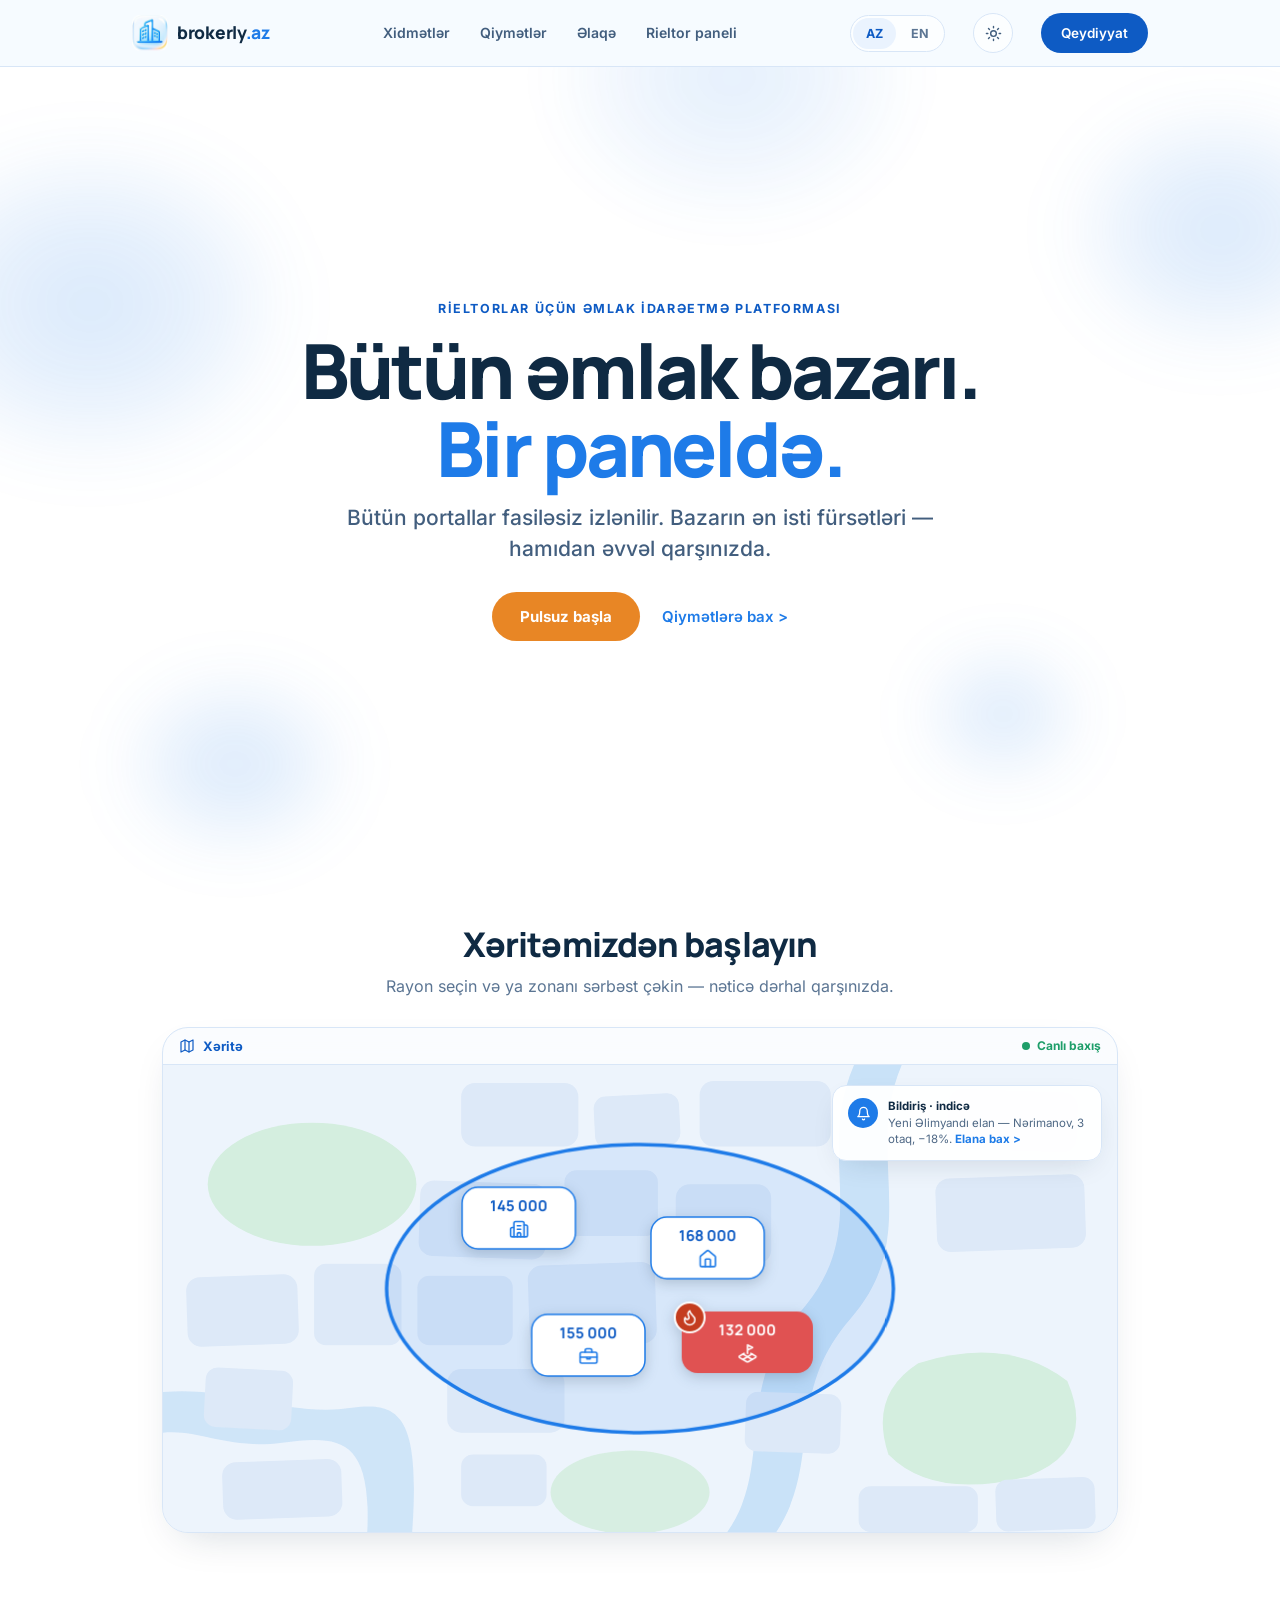
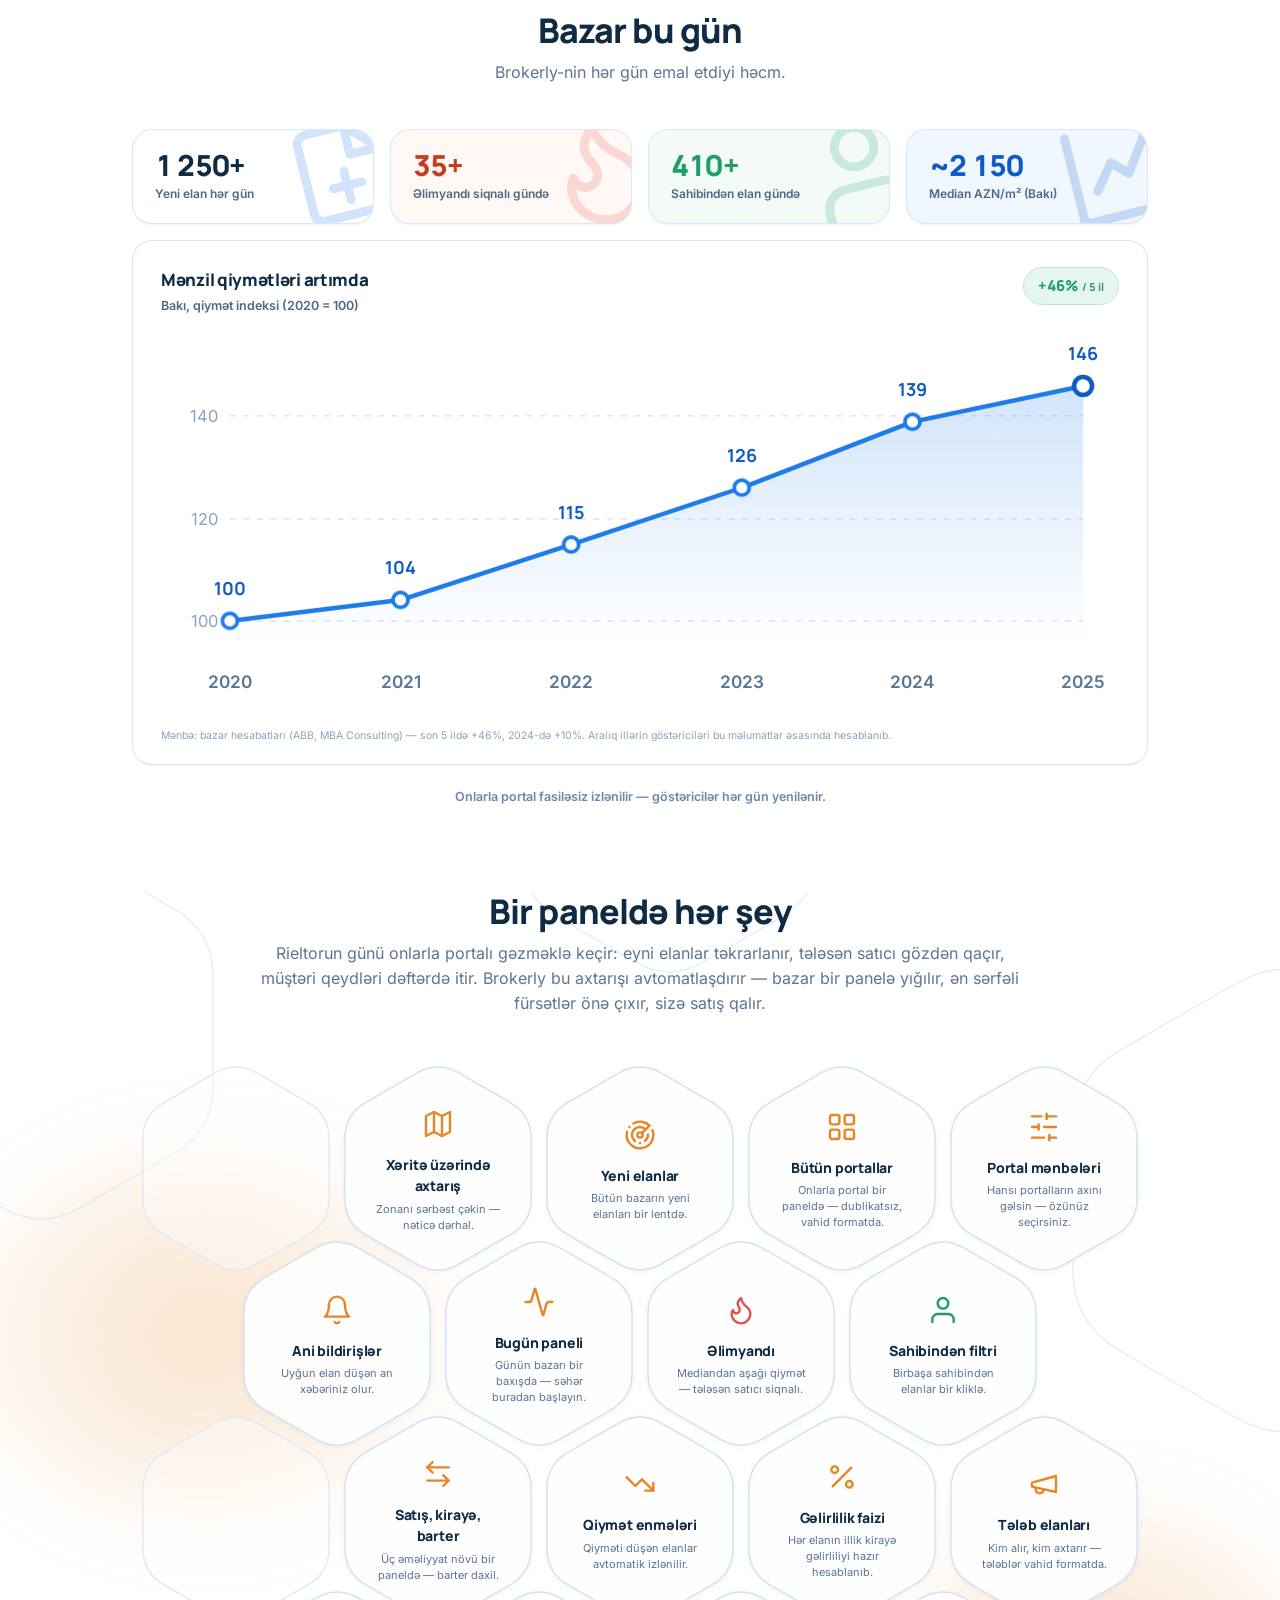
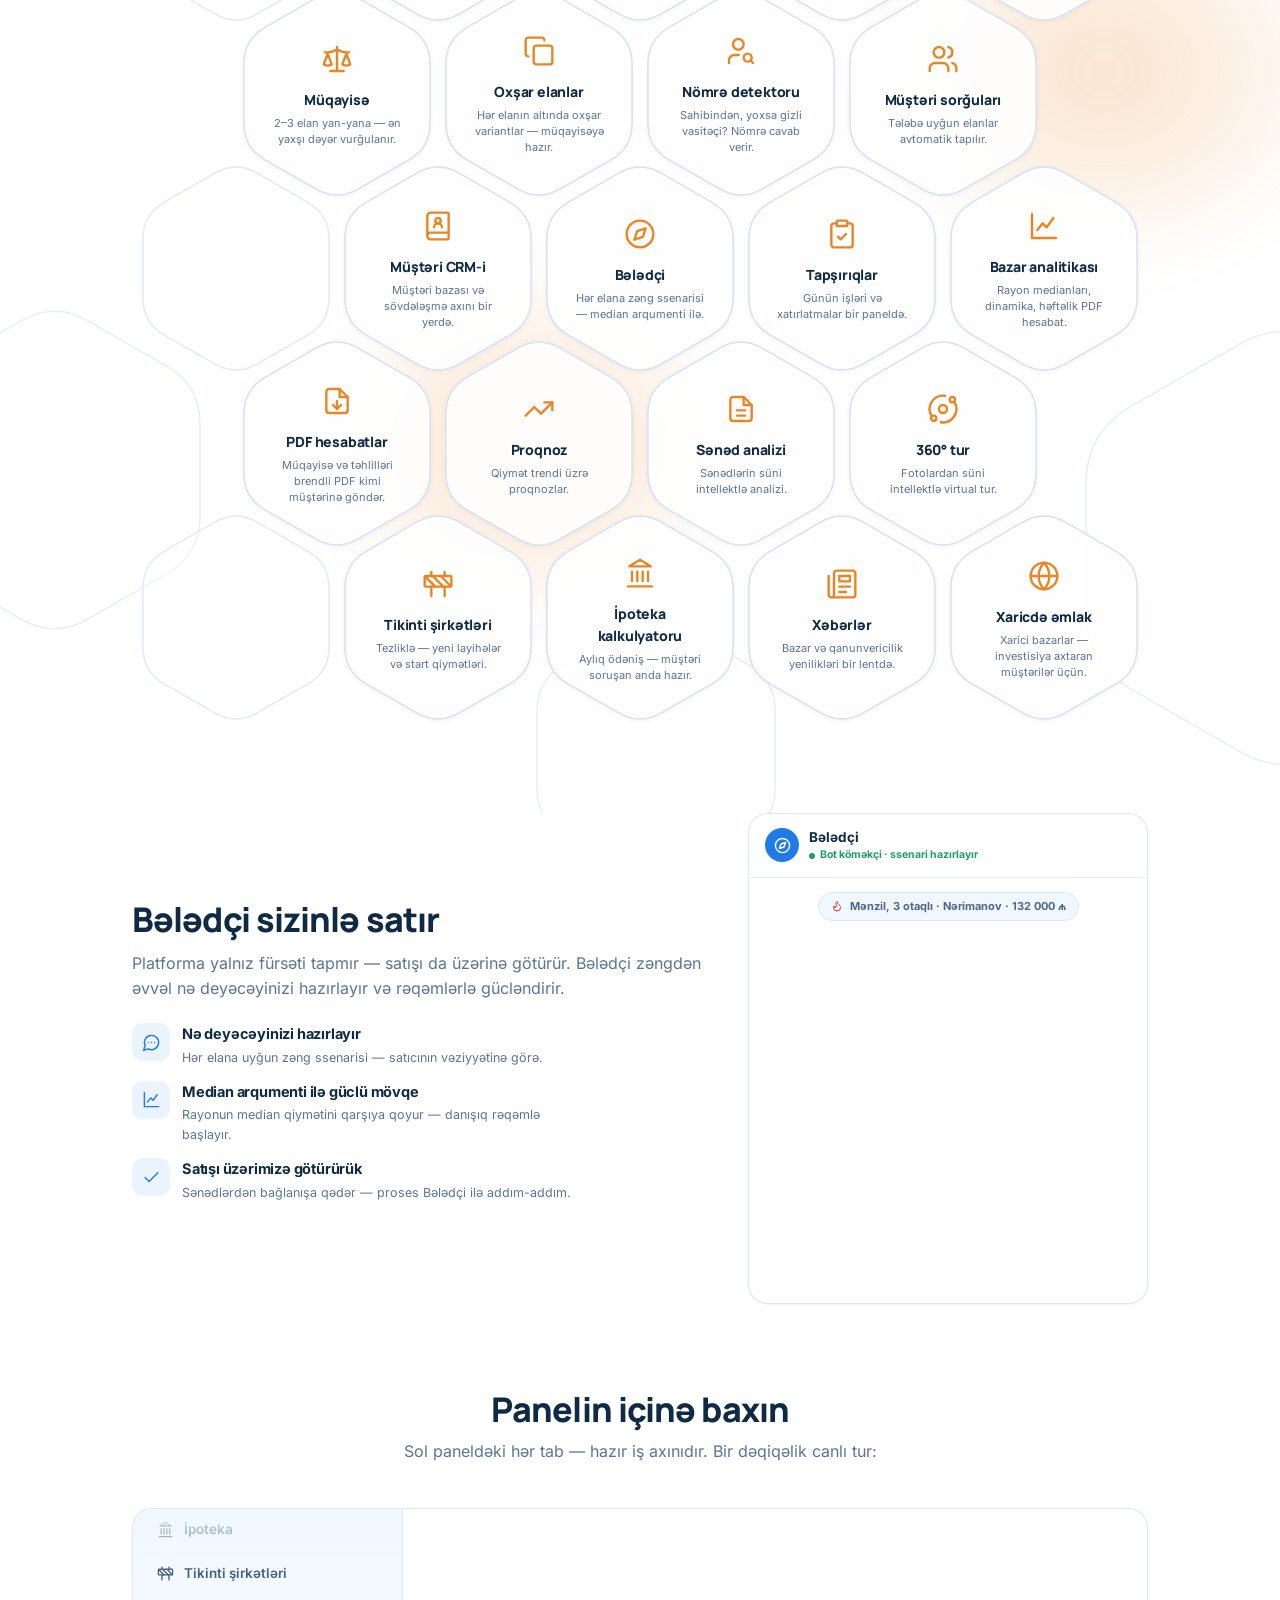
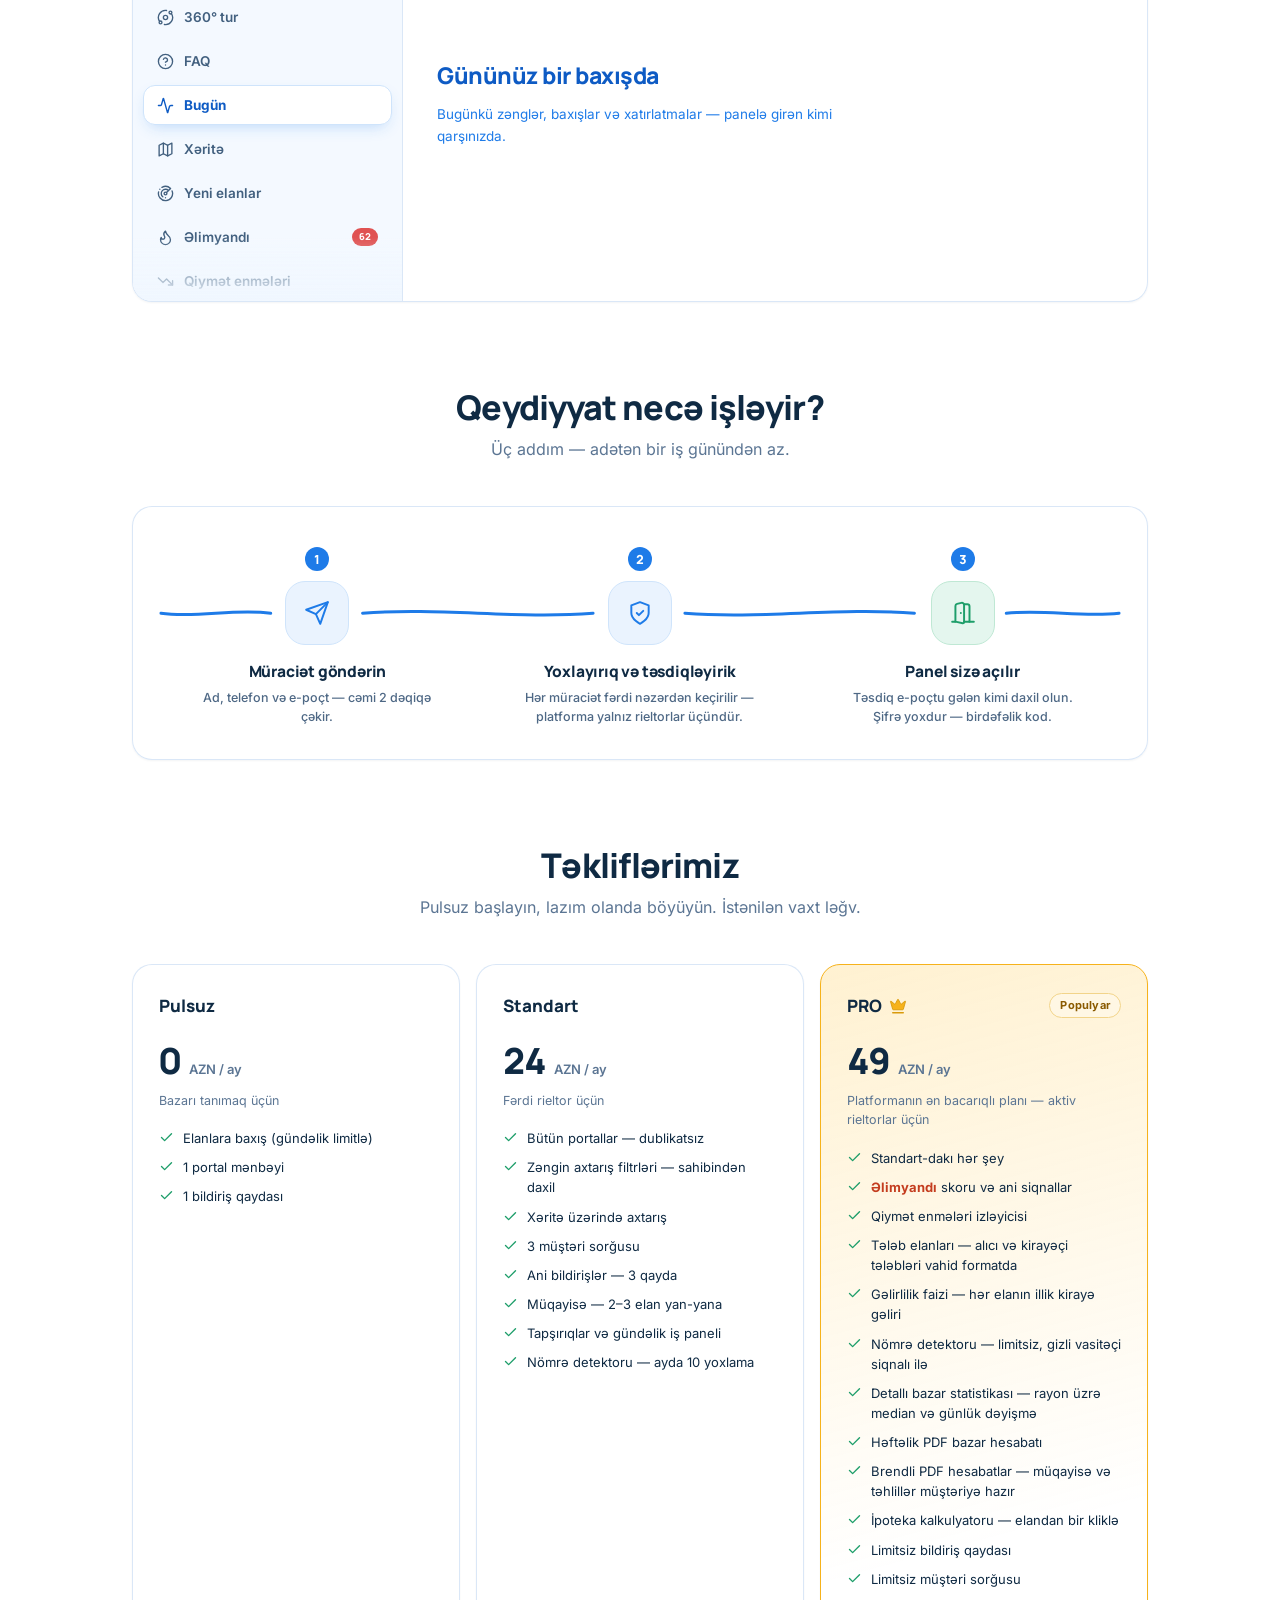
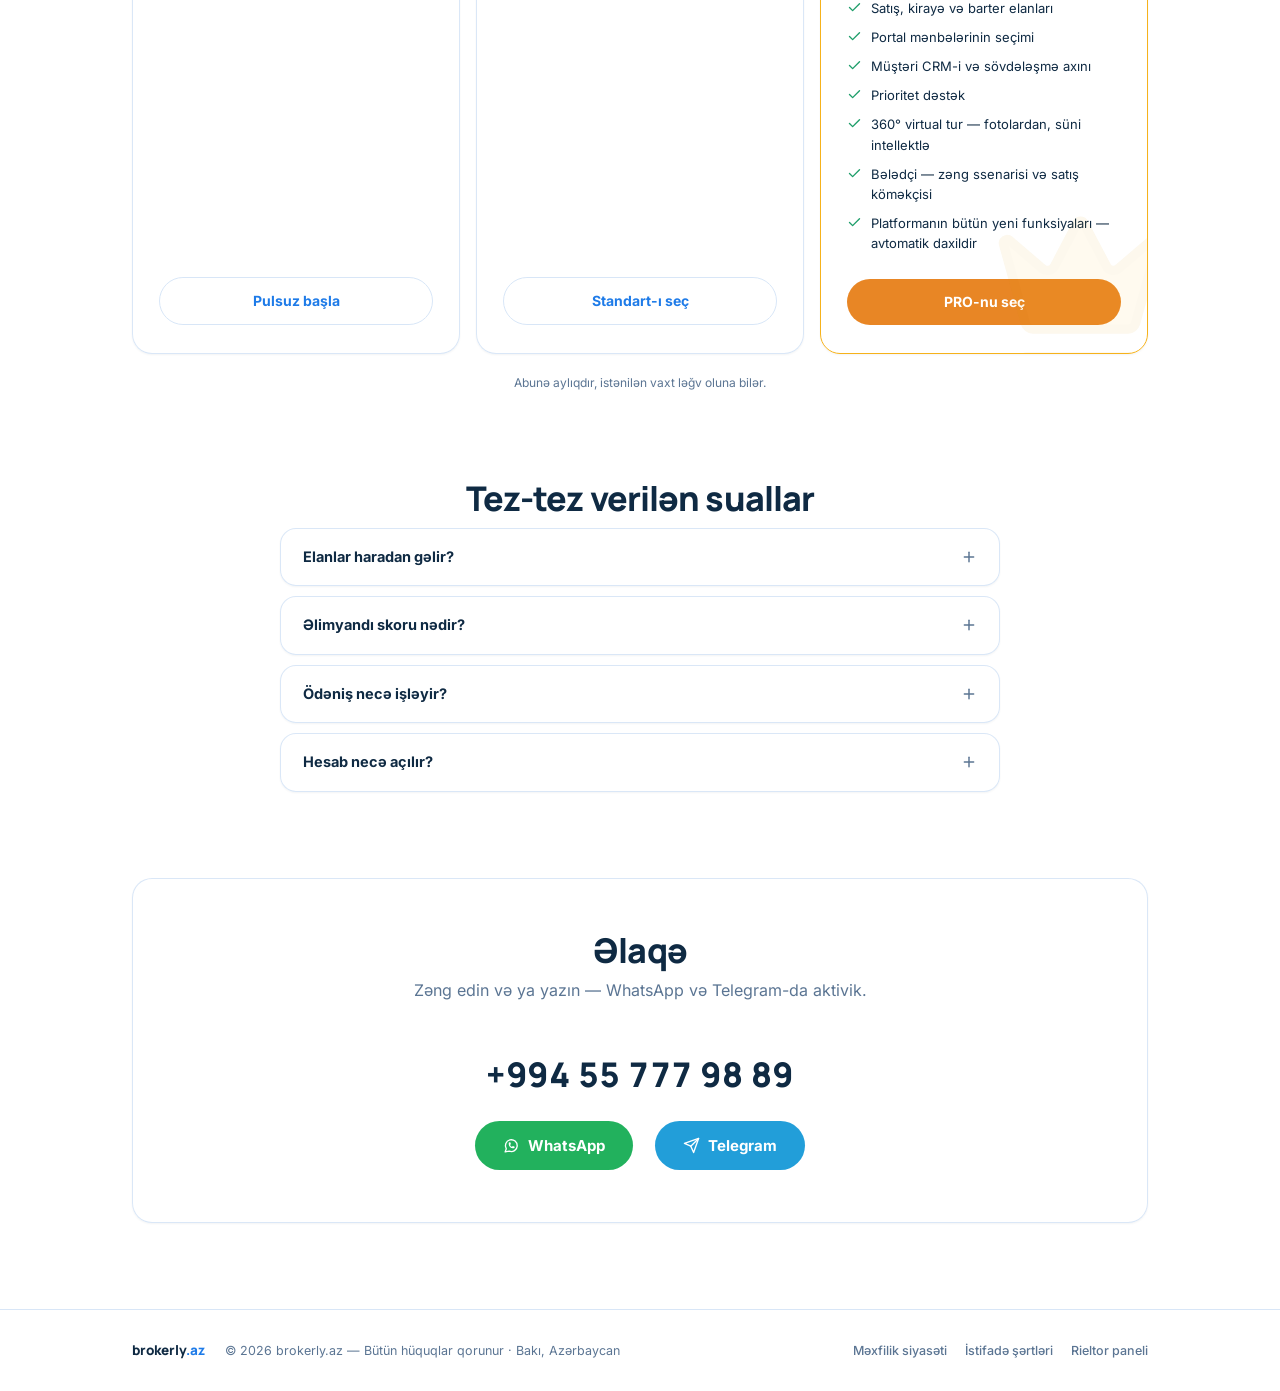
<file: index.html>
<!DOCTYPE html>
<html lang="az" data-title-az="brokerly.az — Bütün əmlak bazarı. Bir paneldə." data-title-en="brokerly.az — The entire property market. In one panel.">
<head>
<meta charset="UTF-8">
<meta name="viewport" content="width=device-width, initial-scale=1">
<title>brokerly.az — Bütün əmlak bazarı. Bir paneldə.</title>
<meta name="description" content="Brokerly — rieltorlar üçün əmlak idarəetmə platforması. Onlarla portal bir paneldə, Əlimyandı skoru, ani bildirişlər.">
<meta property="og:title" content="brokerly.az — Bütün əmlak bazarı. Bir paneldə.">
<meta property="og:description" content="Brokerly — rieltorlar üçün əmlak idarəetmə platforması. Onlarla portal bir paneldə, Əlimyandı skoru, ani bildirişlər.">
<meta property="og:image" content="https://brokerly.az/logo.png">
<meta property="og:url" content="https://brokerly.az/">
<meta property="og:locale" content="az_AZ">
<meta name="twitter:card" content="summary">
<link rel="canonical" href="https://brokerly.az/">
<link rel="alternate" hreflang="az" href="https://brokerly.az/">
<link rel="alternate" hreflang="x-default" href="https://brokerly.az/">
<meta property="og:type" content="website">
<link rel="icon" type="image/png" href="favicon.png">
<link rel="apple-touch-icon" href="apple-touch-icon.png">

<script>
document.documentElement.classList.add("js");
try{
  var th=localStorage.getItem("brokerly-theme");
  if(th==="dark"||(!th&&window.matchMedia&&matchMedia("(prefers-color-scheme: dark)").matches))
    document.documentElement.classList.add("dark");
}catch(e){}
</script>
<script type="application/ld+json">
{"@context":"https://schema.org","@graph":[
 {"@type":"Organization","name":"Brokerly","url":"https://brokerly.az","logo":"https://brokerly.az/logo.png","email":"info@brokerly.az","address":{"@type":"PostalAddress","addressLocality":"Baku","addressCountry":"AZ"}},
 {"@type":"Product","name":"Brokerly — rieltor paneli","description":"Rieltorlar üçün əmlak idarəetmə platforması: elan aqreqasiyası, Əlimyandı skoru, ani bildirişlər.","brand":{"@type":"Brand","name":"Brokerly"},
  "offers":[
   {"@type":"Offer","name":"Pulsuz","price":"0","priceCurrency":"AZN"},
   {"@type":"Offer","name":"Standart","price":"24","priceCurrency":"AZN"},
   {"@type":"Offer","name":"PRO","price":"49","priceCurrency":"AZN"}]}]}
</script>
<style>
@font-face{font-family:'Inter';font-style:normal;font-weight:400;font-display:swap;src:url(fonts/inter-latin-ext-400-normal.woff2) format('woff2');unicode-range:U+0100-02BA,U+02BD-02C5,U+02C7-02CC,U+02CE-02D7,U+02DD-02FF,U+0304,U+0308,U+0329,U+1D00-1DBF,U+1E00-1E9F,U+1EF2-1EFF,U+2020,U+20A0-20AB,U+20AD-20C0,U+2113,U+2C60-2C7F,U+A720-A7FF}
@font-face{font-family:'Inter';font-style:normal;font-weight:400;font-display:swap;src:url(fonts/inter-latin-400-normal.woff2) format('woff2');unicode-range:U+0000-00FF,U+0131,U+0152-0153,U+02BB-02BC,U+02C6,U+02DA,U+02DC,U+0304,U+0308,U+0329,U+2000-206F,U+20AC,U+2122,U+2191,U+2193,U+2212,U+2215,U+FEFF,U+FFFD}
@font-face{font-family:'Inter';font-style:normal;font-weight:500;font-display:swap;src:url(fonts/inter-latin-ext-500-normal.woff2) format('woff2');unicode-range:U+0100-02BA,U+02BD-02C5,U+02C7-02CC,U+02CE-02D7,U+02DD-02FF,U+0304,U+0308,U+0329,U+1D00-1DBF,U+1E00-1E9F,U+1EF2-1EFF,U+2020,U+20A0-20AB,U+20AD-20C0,U+2113,U+2C60-2C7F,U+A720-A7FF}
@font-face{font-family:'Inter';font-style:normal;font-weight:500;font-display:swap;src:url(fonts/inter-latin-500-normal.woff2) format('woff2');unicode-range:U+0000-00FF,U+0131,U+0152-0153,U+02BB-02BC,U+02C6,U+02DA,U+02DC,U+0304,U+0308,U+0329,U+2000-206F,U+20AC,U+2122,U+2191,U+2193,U+2212,U+2215,U+FEFF,U+FFFD}
@font-face{font-family:'Inter';font-style:normal;font-weight:600;font-display:swap;src:url(fonts/inter-latin-ext-600-normal.woff2) format('woff2');unicode-range:U+0100-02BA,U+02BD-02C5,U+02C7-02CC,U+02CE-02D7,U+02DD-02FF,U+0304,U+0308,U+0329,U+1D00-1DBF,U+1E00-1E9F,U+1EF2-1EFF,U+2020,U+20A0-20AB,U+20AD-20C0,U+2113,U+2C60-2C7F,U+A720-A7FF}
@font-face{font-family:'Inter';font-style:normal;font-weight:600;font-display:swap;src:url(fonts/inter-latin-600-normal.woff2) format('woff2');unicode-range:U+0000-00FF,U+0131,U+0152-0153,U+02BB-02BC,U+02C6,U+02DA,U+02DC,U+0304,U+0308,U+0329,U+2000-206F,U+20AC,U+2122,U+2191,U+2193,U+2212,U+2215,U+FEFF,U+FFFD}
@font-face{font-family:'Inter';font-style:normal;font-weight:700;font-display:swap;src:url(fonts/inter-latin-ext-700-normal.woff2) format('woff2');unicode-range:U+0100-02BA,U+02BD-02C5,U+02C7-02CC,U+02CE-02D7,U+02DD-02FF,U+0304,U+0308,U+0329,U+1D00-1DBF,U+1E00-1E9F,U+1EF2-1EFF,U+2020,U+20A0-20AB,U+20AD-20C0,U+2113,U+2C60-2C7F,U+A720-A7FF}
@font-face{font-family:'Inter';font-style:normal;font-weight:700;font-display:swap;src:url(fonts/inter-latin-700-normal.woff2) format('woff2');unicode-range:U+0000-00FF,U+0131,U+0152-0153,U+02BB-02BC,U+02C6,U+02DA,U+02DC,U+0304,U+0308,U+0329,U+2000-206F,U+20AC,U+2122,U+2191,U+2193,U+2212,U+2215,U+FEFF,U+FFFD}
@font-face{font-family:'Manrope';font-style:normal;font-weight:700;font-display:swap;src:url(fonts/manrope-latin-ext-700-normal.woff2) format('woff2');unicode-range:U+0100-02BA,U+02BD-02C5,U+02C7-02CC,U+02CE-02D7,U+02DD-02FF,U+0304,U+0308,U+0329,U+1D00-1DBF,U+1E00-1E9F,U+1EF2-1EFF,U+2020,U+20A0-20AB,U+20AD-20C0,U+2113,U+2C60-2C7F,U+A720-A7FF}
@font-face{font-family:'Manrope';font-style:normal;font-weight:700;font-display:swap;src:url(fonts/manrope-latin-700-normal.woff2) format('woff2');unicode-range:U+0000-00FF,U+0131,U+0152-0153,U+02BB-02BC,U+02C6,U+02DA,U+02DC,U+0304,U+0308,U+0329,U+2000-206F,U+20AC,U+2122,U+2191,U+2193,U+2212,U+2215,U+FEFF,U+FFFD}
@font-face{font-family:'Manrope';font-style:normal;font-weight:800;font-display:swap;src:url(fonts/manrope-latin-ext-800-normal.woff2) format('woff2');unicode-range:U+0100-02BA,U+02BD-02C5,U+02C7-02CC,U+02CE-02D7,U+02DD-02FF,U+0304,U+0308,U+0329,U+1D00-1DBF,U+1E00-1E9F,U+1EF2-1EFF,U+2020,U+20A0-20AB,U+20AD-20C0,U+2113,U+2C60-2C7F,U+A720-A7FF}
@font-face{font-family:'Manrope';font-style:normal;font-weight:800;font-display:swap;src:url(fonts/manrope-latin-800-normal.woff2) format('woff2');unicode-range:U+0000-00FF,U+0131,U+0152-0153,U+02BB-02BC,U+02C6,U+02DA,U+02DC,U+0304,U+0308,U+0329,U+2000-206F,U+20AC,U+2122,U+2191,U+2193,U+2212,U+2215,U+FEFF,U+FFFD}

/* brokerly.az — landing · CRM v5.97 tokens · Apple glass */
:root{
  --bg:#F5FAFF; --ink:#0F2A43; --muted:#5B7593;
  --blue:#1E7BE8; --deep:#0E5BC4; --sky:#EAF3FE; --line:#D8E6F7;
  --amber-soft:#FFF3E0; --amber-ink:#CD6207;
  --green:#1E9E6A; --green-soft:#E4F6EE; --red:#E05252;
  --grad:#E88625; --act:#E1720C;
  --glass:rgba(255,255,255,.55); --glass-line:rgba(255,255,255,.7);
}
*{box-sizing:border-box;margin:0;padding:0}
html{scroll-behavior:smooth}
body{font-family:"Inter",system-ui,sans-serif;color:var(--ink);font-size:15px;line-height:1.55;background:#FBFDFF;overflow-x:hidden}
h1,h2,h3{font-family:"Manrope","Inter",system-ui,sans-serif}
svg{flex:none}
a{text-decoration:none;color:var(--blue)}
button{font-family:inherit;cursor:pointer}
:focus-visible{outline:3px solid rgba(30,123,232,.4);outline-offset:2px;border-radius:10px}
::selection{background:rgba(30,123,232,.18)}
.num{font-family:"Manrope","Inter",sans-serif;font-variant-numeric:tabular-nums}
html:not(.lang-en) [data-en]{display:none!important}
html.lang-en [data-az]{display:none!important}
.wrap{max-width:1060px;margin:0 auto;padding:0 22px}

.widgets{display:grid;grid-template-columns:repeat(4,1fr);gap:16px}
.widget{position:relative;overflow:hidden;display:flex;align-items:center;justify-content:space-between;gap:16px;padding:20px 22px;text-align:left;background:rgba(240,247,255,.82)}
.widget>div:first-child{min-width:0}
.widget.hotw{background:rgba(255,247,243,.85)}
.widget.grnw{background:rgba(242,251,246,.85)}
.widget.bluw{background:rgba(238,246,255,.85)}
.widget>div:first-child{position:relative;z-index:1}
.wic{position:absolute;right:-30px;top:-18px;width:118px;height:118px;color:var(--blue);opacity:.2;transform:rotate(-14deg);pointer-events:none}
.wic svg{width:118px;height:118px}
.widget.hotw .wic{color:#E05252}
.widget.grnw .wic{color:var(--green)}
.widget.bluw .wic{color:var(--deep)}
.wv{font-family:"Manrope","Inter",sans-serif;font-size:29px;font-weight:800;letter-spacing:-.8px;line-height:1.1}
.widget.hotw .wv{color:#C43D1F}.widget.grnw .wv{color:var(--green)}.widget.bluw .wv{color:var(--deep)}
.wl{font-size:12px;color:#4E6885;font-weight:600;margin-top:3px}
.tportals{margin-top:22px;text-align:center;font-size:12.5px;color:#6E87A4;font-weight:600}
.chartcard{padding:26px 28px 20px}
.chead{display:flex;align-items:flex-start;justify-content:space-between;gap:14px;margin-bottom:14px}
.chead h3{font-size:17px;font-weight:800;letter-spacing:-.3px}
.chead p{font-size:12.5px;color:#4E6885;font-weight:600;margin-top:2px}
.cbadge{background:var(--green-soft);color:var(--green);border:1px solid #BFE8D4;border-radius:99px;padding:6px 14px;font-size:15px;font-weight:800;font-family:"Manrope","Inter",sans-serif;white-space:nowrap}
.cbadge small{font-size:11px;font-weight:700;color:#3E8A66}
.chwrap{overflow-x:auto;-webkit-overflow-scrolling:touch}
.chart{display:block;width:100%;height:auto}
@media(max-width:560px){.chart{min-width:520px}}
.cd{fill:#fff;stroke:#1E7BE8;stroke-width:2.5}
.cd.last{stroke:#0E5BC4;stroke-width:3}
.csrc{margin-top:10px;font-size:10.5px;color:#8AA3BF;line-height:1.5}
html.js .chartcard .cline{stroke-dasharray:1;stroke-dashoffset:1}
html.js .chartcard .carea,html.js .chartcard .cd,html.js .chartcard .cvals text{opacity:0}
.chartcard.in .cline{animation:cdraw 1.5s cubic-bezier(.45,.05,.35,1) forwards .2s}
.chartcard.in .carea{animation:cfade .7s ease forwards 1.3s}
.chartcard.in .cd{transform-origin:center;transform-box:fill-box;animation:cpop .45s cubic-bezier(.3,1.5,.4,1) forwards}
.chartcard.in .cd1{animation-delay:.25s}.chartcard.in .cd2{animation-delay:.5s}.chartcard.in .cd3{animation-delay:.75s}
.chartcard.in .cd4{animation-delay:1s}.chartcard.in .cd5{animation-delay:1.25s}.chartcard.in .cd6{animation-delay:1.5s}
.chartcard.in .cvals text{animation:cfade .5s ease forwards 1.7s}
@keyframes cdraw{to{stroke-dashoffset:0}}
@keyframes cfade{to{opacity:1}}
@keyframes cpop{from{opacity:0;transform:scale(.3)}to{opacity:1;transform:scale(1)}}
@media (prefers-reduced-motion: reduce){
  html.js .chartcard .cline{stroke-dashoffset:0}
  html.js .chartcard .carea,html.js .chartcard .cd,html.js .chartcard .cvals text{opacity:1;animation:none}
}
@media(max-width:860px){.widgets{grid-template-columns:repeat(2,1fr)}}
@media(max-width:480px){.widgets{grid-template-columns:1fr}}
.joincard{padding:40px 36px 32px;position:relative}
.jpath{position:absolute;inset:0;width:100%;height:100%;pointer-events:none}
html:not(.js) .jpath{display:none}
.jgrid{display:grid;grid-template-columns:repeat(3,1fr);gap:26px;position:relative;z-index:1}
.jstep{text-align:center}
.jno{display:inline-flex;width:24px;height:24px;border-radius:99px;background:var(--blue);color:#fff;font-size:12.5px;font-weight:800;align-items:center;justify-content:center;margin-bottom:10px}
.jic{width:64px;height:64px;border-radius:20px;background:var(--sky);border:1px solid #CFE4FB;color:var(--blue);display:flex;align-items:center;justify-content:center;margin:0 auto 14px}
.jic.grn{background:var(--green-soft);border-color:#BFE8D4;color:var(--green)}
.jstep h3{font-size:15.5px;font-weight:800;letter-spacing:-.2px;margin-bottom:6px}
.jstep p{font-size:12.5px;color:#4E6885;font-weight:500;max-width:230px;margin:0 auto;line-height:1.5}
html.js .jpath path{stroke-dasharray:1;stroke-dashoffset:1}
.joincard.in .jp0{animation:jdraw .45s cubic-bezier(.4,0,.2,1) forwards .15s}
.joincard.in .jp1{animation:jdraw .55s cubic-bezier(.4,0,.2,1) forwards .95s}
.joincard.in .jp2{animation:jdraw .55s cubic-bezier(.4,0,.2,1) forwards 1.85s}
.joincard.in .jp3{animation:jdraw .4s cubic-bezier(.4,0,.2,1) forwards 2.75s}
html.js .jstep{opacity:0;transform:translateY(16px)}
.joincard.in .jstep{animation:jin .65s cubic-bezier(.22,.8,.26,1) forwards}
.joincard.in .jstep:nth-child(1){animation-delay:.55s}
.joincard.in .jstep:nth-child(2){animation-delay:1.45s}
.joincard.in .jstep:nth-child(3){animation-delay:2.35s}
@keyframes jdraw{to{stroke-dashoffset:0}}
@keyframes jin{to{opacity:1;transform:none}}
@media(max-width:860px){
  .jpath{display:none}
  .joincard{padding:26px 22px 24px}
  .jgrid{grid-template-columns:1fr;gap:28px}
  .jstep{position:relative;display:grid;grid-template-columns:auto 1fr;grid-template-areas:"ic h" "ic p";column-gap:16px;row-gap:3px;align-items:center;text-align:left}
  .jstep .jno{position:absolute;top:-5px;left:-5px;margin:0;z-index:1}
  .jic{grid-area:ic;margin:0;width:58px;height:58px}
  .jstep h3{grid-area:h;margin:0;align-self:end}
  .jstep p{grid-area:p;margin:0;max-width:none;align-self:start}
  .jstep:nth-child(2){grid-template-columns:1fr auto;grid-template-areas:"h ic" "p ic";text-align:right}
  .jstep:nth-child(2) .jno{left:auto;right:-5px}
  .joincard.in .jstep:nth-child(1){animation-delay:.05s}
  .joincard.in .jstep:nth-child(2){animation-delay:.2s}
  .joincard.in .jstep:nth-child(3){animation-delay:.35s}
}
@media (prefers-reduced-motion: reduce){
  html.js .jpath path{stroke-dashoffset:0}
  html.js .jstep{opacity:1;transform:none;animation:none!important}
}
.faq{max-width:720px;margin:0 auto;display:flex;flex-direction:column;gap:10px}
.faq details{padding:0 22px;border-radius:16px}
.faq summary{list-style:none;cursor:pointer;display:flex;align-items:center;justify-content:space-between;gap:14px;padding:17px 0;font-weight:700;font-size:14.5px;min-height:44px}
.faq summary::-webkit-details-marker{display:none}
.faq summary svg{color:var(--muted);transition:transform .25s}
.faq details[open] summary svg{transform:rotate(45deg)}
.faq .fa{color:#4E6885;font-size:13.5px;padding-bottom:18px;line-height:1.6}

/* ---- glass primitives ---- */
.glass{
  background:rgba(255,255,255,.74);
  backdrop-filter:blur(14px);-webkit-backdrop-filter:blur(14px);
  border:1px solid rgba(216,230,247,.95);border-radius:20px;
  box-shadow:0 1px 2px rgba(15,42,67,.05)}
.btn{display:inline-flex;align-items:center;justify-content:center;gap:8px;border:none;border-radius:99px;
  font-weight:700;font-size:15px;padding:13px 28px;color:#fff;background:var(--grad);
  transition:background .15s ease, filter .15s ease}
.btn:hover{background:#D6741A;filter:brightness(.96)}
.btn.ghost{background:rgba(255,255,255,.7);color:var(--blue);border:1px solid var(--line)}
.btn.ghost:hover{background:#fff;border-color:#BBD6F5;filter:none}

/* ---- thin glass nav ---- */
.anav{position:sticky;top:0;z-index:100;background:rgba(245,250,255,.82);
  backdrop-filter:blur(14px);-webkit-backdrop-filter:blur(14px);
  border-bottom:1px solid var(--line)}
.anav .in{max-width:1060px;margin:0 auto;height:66px;display:flex;align-items:center;gap:28px;padding:0 22px}
.anav img{width:36px;height:36px}
.anav .bt{font-family:"Manrope",sans-serif;font-weight:800;font-size:17.5px;letter-spacing:-.3px;color:var(--ink)}
.anav .bt span{color:var(--blue)}
.anav nav{display:flex;gap:26px;margin:0 auto}
.anav nav a{font-size:14px;font-weight:600;color:#425E7E;transition:color .2s;padding:6px 2px;white-space:nowrap}
.anav nav a:hover{color:var(--act)}
.langseg{display:inline-flex;background:rgba(255,255,255,.7);border:1px solid var(--line);border-radius:99px;padding:2px;gap:2px}
.langseg button{border:none;background:transparent;border-radius:99px;padding:8px 13px;font-size:12.5px;font-weight:700;color:var(--muted)}
.langseg button.on{background:var(--sky);color:var(--deep)}
.anav .lgn{font-size:13.5px;font-weight:600;color:#fff;background:var(--deep);border-radius:99px;padding:10px 20px;transition:background .2s;white-space:nowrap}
.anav .lgn:hover{background:#0A4DA6}
.tbtn{width:40px;height:40px;border-radius:99px;border:1px solid var(--line);background:rgba(255,255,255,.7);color:#425E7E;display:flex;align-items:center;justify-content:center;transition:color .2s,background .2s}
.tbtn:hover{color:var(--act)}
.tbtn .moon{display:none}
html.dark .tbtn .sun{display:none}
html.dark .tbtn .moon{display:block}
.mbtn{display:none;border:none;background:transparent;color:var(--ink);width:46px;height:46px;align-items:center;justify-content:center;border-radius:12px}
.mbtn:hover{background:rgba(234,243,254,.8)}
.mmenu{position:fixed;top:66px;left:0;right:0;z-index:99;background:#FDFEFF;border-bottom:1px solid var(--line);padding:14px 22px 18px;display:none}
.mmenu.open{display:block}
.mmenu a{display:block;padding:13px 4px;font-size:15px;font-weight:600;color:var(--ink);border-bottom:1px solid rgba(216,230,247,.6)}
.mmenu a:hover{color:var(--act)}
.mmenu .btn{width:100%;margin-top:14px;padding:13px}
.mmenu a.btn,.mmenu a.btn:hover{color:#fff}
@media(max-width:920px){.anav nav{display:none}.mbtn{display:inline-flex}.anav .in{gap:10px}.anav .langseg{margin-left:auto}}
@media(max-width:560px){
  .anav .bt{font-size:14.5px;letter-spacing:-.2px}
  .anav .in{gap:5px;padding:0 10px}
  .anav .in>a:first-child{gap:5px!important}
  .anav img{width:30px;height:30px}
  .anav .lgn{padding:7px 9px;font-size:11.5px}
  .langseg button{padding:5px 6px;font-size:10.5px}
  .tbtn{width:30px;height:30px}
  .mbtn{width:30px;height:30px}
}
@media(max-width:380px){
  .anav .bt{display:none}
  .anav .in{gap:6px;padding:0 10px}
  .anav img{width:30px;height:30px}
  .anav .lgn{padding:7px 11px;font-size:12px}
  .langseg button{padding:5px 8px;font-size:11.5px}
  .tbtn{width:34px;height:34px}
  .mbtn{width:36px;height:36px}
}

/* ---- hero ---- */
.hero{text-align:center;padding:20px 22px 48px;position:relative;min-height:calc(100vh - 66px);min-height:calc(100svh - 66px);display:flex;flex-direction:column;align-items:center;justify-content:center;overflow:hidden}
.hcircs{position:absolute;inset:0;pointer-events:none}
.hc{position:absolute;border-radius:50%;background:radial-gradient(closest-side, rgba(30,123,232,.17), rgba(30,123,232,.10) 55%, rgba(30,123,232,0) 100%);display:block;filter:blur(30px);will-change:transform}
.hc1{width:420px;height:340px;left:-120px;top:8%;animation:hf1 19s ease-in-out infinite}
.hc2{width:320px;height:260px;right:-100px;top:4%;animation:hf2 16s ease-in-out infinite}
.hc3{width:240px;height:190px;left:9%;bottom:5%;animation:hf3 14s ease-in-out infinite}
.hc4{width:170px;height:140px;right:15%;bottom:14%;animation:hf2 18s ease-in-out infinite reverse}
.hc5{width:380px;height:300px;right:28%;top:-140px;opacity:.7;animation:hf1 23s ease-in-out infinite reverse}
@keyframes hf1{0%,100%{transform:translate(0,0) scale(1)}50%{transform:translate(46px,-50px) scale(1.07)}}
@keyframes hf2{0%,100%{transform:translate(0,0) scale(1)}50%{transform:translate(-42px,38px) scale(.94)}}
@keyframes hf3{0%,100%{transform:translate(0,0)}50%{transform:translate(32px,-30px)}}
@media (prefers-reduced-motion: reduce){.hc{animation:none!important}}
.rise{opacity:0;transform:translateY(20px);animation:rise 1s cubic-bezier(.22,.8,.26,1) forwards}
.d3{animation-delay:.62s}.d4{animation-delay:.8s}.d5{animation-delay:.95s}
@keyframes rise{to{opacity:1;transform:none}}
.over{font-size:12.5px;font-weight:700;color:var(--deep);letter-spacing:1.6px;text-transform:uppercase}
h1{font-size:clamp(40px,7.4vw,76px);font-weight:800;letter-spacing:-.038em;line-height:1.02;margin:14px auto 16px;max-width:860px}
h1 .w{display:inline-block;opacity:0;transform:translateY(30px);filter:blur(12px);animation:word 1s cubic-bezier(.22,.8,.26,1) forwards}
h1 .w1{animation-delay:.08s}h1 .w2{animation-delay:.2s}h1 .w25{animation-delay:.3s}h1 .w3{animation-delay:.44s}h1 .w4{animation-delay:.56s}
@keyframes word{60%{filter:blur(0)}to{opacity:1;transform:none;filter:blur(0)}}
h1 .grad{color:var(--blue)}
.sub{font-size:clamp(16px,2.3vw,21px);color:#425E7E;font-weight:500;max-width:620px;margin:0 auto 28px;line-height:1.45}
.actas{display:flex;gap:22px;justify-content:center;align-items:center;flex-wrap:wrap}
.alink{color:var(--blue);font-size:15px;font-weight:600}
.alink:hover{text-decoration:none;color:var(--deep)}
@media(max-width:760px){.actas{gap:14px}}

/* ---- product stage ---- */
.stagewrap{max-width:1000px;margin:24px auto 0;padding:0 22px 44px;perspective:1300px}
.stage{position:relative;border-radius:26px;transform-style:preserve-3d;transition:transform 1.15s cubic-bezier(.22,.8,.26,1);will-change:transform}
html.js .stage:not(.play){transform:rotateX(9deg) scale(.955) translateY(26px)}
.mapcard{position:relative;border:1px solid var(--line);border-radius:26px;overflow:hidden;background:var(--mapbg,#EDF4FC);box-shadow:0 16px 44px -20px rgba(15,42,67,.22)}
.maphead{display:flex;align-items:center;justify-content:space-between;padding:10px 16px;line-height:1;border-bottom:1px solid var(--line);background:rgba(255,255,255,.72);backdrop-filter:blur(10px);-webkit-backdrop-filter:blur(10px)}
.mh-l{display:inline-flex;align-items:center;gap:8px;font-size:13px;font-weight:700;color:var(--deep)}
.mh-r{display:inline-flex;align-items:center;gap:7px;font-size:12px;font-weight:700;color:var(--green)}
.mh-r i{width:8px;height:8px;border-radius:99px;background:var(--green);display:block;animation:lv 1.8s ease infinite}
@keyframes lv{50%{opacity:.35}}
@media (prefers-reduced-motion: reduce){.mh-r i{animation:none}}
.mapcard .mapsvg{display:block;width:100%;height:auto}
html.js .zone-line{stroke-dasharray:1;stroke-dashoffset:1}
.play .zone-line{animation:draw 1.5s cubic-bezier(.45,.05,.35,1) forwards .15s}
@keyframes draw{to{stroke-dashoffset:0}}
html.js .zone-fill{opacity:0}
.play .zone-fill{animation:fadein .6s ease forwards 1.6s}
@keyframes fadein{to{opacity:1}}
html.js .drawdot{opacity:0}
.gpen{filter:drop-shadow(0 2px 4px rgba(15,42,67,.35))}
html:not(.js) .drawdot{display:none}
.play .drawdot{animation:dotin .18s ease forwards .15s, dotoff .4s ease forwards 1.66s}
@keyframes dotin{to{opacity:1}}
@keyframes dotoff{to{opacity:0}}
.chip{transform-origin:center;transform-box:fill-box;filter:drop-shadow(0 4px 7px rgba(15,42,67,.2))}
html.js .chip{opacity:0;transform:scale(.35) rotate(-5deg)}
.play .chip{animation:pop .55s cubic-bezier(.3,1.55,.4,1) forwards}
.play .c1{animation-delay:1.75s}.play .c2{animation-delay:1.92s}.play .c3{animation-delay:2.09s}
.play .chot{animation-delay:2.3s}
@keyframes pop{to{opacity:1;transform:scale(1) rotate(0)}}
.pulse{opacity:0;transform-origin:center;transform-box:fill-box}
.play .pulse{animation:pulse 1.5s ease-out 2.6s 2}
@keyframes pulse{0%{opacity:.6;transform:scale(.5)}100%{opacity:0;transform:scale(2.2)}}
.toast{position:absolute;right:16px;top:58px;background:rgba(255,255,255,.95);border:1px solid var(--line);border-radius:14px;box-shadow:0 10px 30px -12px rgba(15,42,67,.18);padding:12px 15px;display:flex;gap:10px;align-items:flex-start;max-width:270px}
html.js .toast{opacity:0;transform:translateY(-16px) scale(.95)}
.stage.play .toast{animation:toast .75s cubic-bezier(.25,1.3,.35,1) forwards 2.85s}
@keyframes toast{to{opacity:1;transform:none}}
.toast .av{width:30px;height:30px;border-radius:99px;background:var(--blue);color:#fff;display:flex;align-items:center;justify-content:center;font-family:"Manrope",sans-serif;font-weight:800;font-size:12px;flex:none}
.toast .tt{font-size:11.5px;color:#4E6885;line-height:1.45;text-align:left}
.toast .tt b{color:var(--ink);display:block;font-size:11.5px}
.toast .tt u{text-decoration:none;color:var(--blue);font-weight:700}
.mapbub{position:absolute;z-index:5;left:0;top:0;background:#fff;border:1px solid var(--line);border-radius:13px;box-shadow:0 10px 26px -9px rgba(15,42,67,.32);padding:9px 13px;pointer-events:none;opacity:0;transform:translateY(7px);transition:opacity .38s ease,transform .38s ease;white-space:nowrap}
.mapbub::after{content:"";position:absolute;left:var(--ax,26px);bottom:-6px;transform:rotate(45deg);width:10px;height:10px;background:#fff;border-right:1px solid var(--line);border-bottom:1px solid var(--line)}
.mapbub.flip::after{bottom:auto;top:-6px;transform:rotate(225deg)}
.mapbub.on{opacity:1;transform:none}
.mapbub b{font-family:"Manrope",sans-serif;font-size:15px;font-weight:800;letter-spacing:-.3px;margin-right:.27em;color:var(--ink)}
.mapbub .bl{font-size:15px;color:#4E6885;font-weight:600}
.mapbub b.hotb{color:#C43D1F}.mapbub b.grnb{color:var(--green)}.mapbub b.blub{color:var(--deep)}
@media(max-width:760px){.toast{display:none}.stagewrap{padding-bottom:32px}.mapbub b{font-size:13.5px}.mapbub .bl{font-size:13.5px}}
@media(max-width:560px){.toast{position:static;max-width:none;margin:12px 0 0}.stagewrap{padding-bottom:24px}.mapcard .mapsvg{height:300px}}
@media(min-width:761px) and (max-width:1024px){h1{max-width:700px}.widgets{grid-template-columns:repeat(2,1fr)}}

/* ---- sections ---- */
section{padding:34px 0 86px;scroll-margin-top:82px}
.h2{font-size:34px;font-weight:800;letter-spacing:-.9px;line-height:1.15;margin-bottom:10px;text-align:center}
.slead{color:var(--muted);font-size:16px;max-width:600px;margin:0 auto 44px;text-align:center}
html.js .rv{opacity:0;transform:translateY(26px);transition:opacity .8s cubic-bezier(.22,.8,.26,1), transform .8s cubic-bezier(.22,.8,.26,1)}
html.js .rv.in{opacity:1;transform:none}

/* features — honeycomb (rounded) */
.hexsec{position:relative;overflow:hidden}
.hexsec .wrap{position:relative}
.honeywrap{position:relative;margin-top:8px}
.hobs{position:absolute;inset:0;pointer-events:none}
.hob{position:absolute;border-radius:50%;background:radial-gradient(closest-side, rgba(232,134,37,.22), rgba(232,134,37,.12) 55%, rgba(232,134,37,0) 100%);filter:blur(28px);will-change:transform}
.hob1{width:560px;height:460px;left:-6%;top:14%;animation:hf2 21s ease-in-out infinite}
.hob2{width:480px;height:400px;right:-5%;top:38%;animation:hf1 17s ease-in-out infinite}
.hob3{width:440px;height:370px;left:24%;bottom:12%;animation:hf3 19s ease-in-out infinite}
@media (prefers-reduced-motion: reduce){.hob{animation:none!important}}
.honeybg{position:absolute;inset:0;width:100%;height:100%;pointer-events:none;opacity:.5}
.honeybg use{fill:none;stroke:#CBDDF3;stroke-width:1.5}
.honey{--hw:188px;--hg:14px;position:relative;display:flex;flex-direction:column;align-items:center}
.hrow{display:flex;gap:var(--hg)}
.hrow+.hrow{margin-top:calc(var(--hw)*-0.2887 + var(--hg)*0.866)}
.hx{flex:none;width:var(--hw);height:calc(var(--hw)*1.1547);position:relative;pointer-events:none}
.hx:not(.ghost):hover{z-index:2}
.hhit{position:absolute;inset:0;width:100%;height:100%}
.hhit use{fill:transparent;stroke:none;pointer-events:fill;cursor:pointer}
.hlift{position:absolute;inset:0;transition:transform .45s ease}
.hx:not(.ghost):hover .hlift{transform:translateY(-4px)}
.hbg{position:absolute;inset:0;width:100%;height:100%;filter:drop-shadow(0 1px 2px rgba(15,42,67,.06))}
.hbg use{fill:rgba(255,255,255,.92);stroke:#D3E2F4;stroke-width:1.5;transition:fill .45s ease,stroke .45s ease}
.hx:not(.ghost):hover .hbg use{fill:var(--grad);stroke:#D6741A}
.hx.fhot:hover .hbg use{fill:#E05252;stroke:#C94444}
.hx.fgrn:hover .hbg use{fill:var(--green);stroke:#178A5B}
.hx.ghost{pointer-events:none}
.hx.ghost .hbg{filter:none}
.hx.ghost .hbg use{fill:rgba(255,255,255,.35);stroke:#DFEAF7}
.hxin{position:absolute;inset:0;display:flex;flex-direction:column;align-items:center;justify-content:center;text-align:center;padding:18px 15%}
.hx .ic{width:42px;height:42px;color:var(--grad);display:flex;align-items:center;justify-content:center;margin-bottom:9px;transition:color .45s}
.hx .ic svg{width:32px;height:32px}
.hx .ic.grn{color:var(--green)}
.hx h3{font-size:14px;font-weight:800;letter-spacing:-.2px;margin-bottom:5px;transition:color .45s}
.hx p{color:var(--muted);font-size:11px;line-height:1.45;transition:color .45s}
.hx.fhot .ic{color:#E05252}
.hx:not(.ghost):hover h3{color:#fff}
.hx:not(.ghost):hover p{color:rgba(255,255,255,.92)}
.hx:not(.ghost):hover .ic{color:#fff}
@media(max-width:1180px){.honey{--hw:168px;--hg:12px}.hx h3{font-size:13px}.hx p{font-size:10.5px}.hx .ic{width:36px;height:36px}.hx .ic svg{width:27px;height:27px}}
@media(max-width:1024px){.honey{--hw:152px;--hg:10px}.hx p{display:none}.hx h3{font-size:12.5px;margin:0}.hx .ic{margin-bottom:8px}}
@media(max-width:850px){
  .hrow{display:contents}
  .honey{flex-direction:row;flex-wrap:wrap;justify-content:center;gap:12px}
  .honeybg,.hx.ghost,.hhit,.hbg{display:none}
  .hx{display:flex;width:calc(50% - 6px);height:auto;min-height:178px;pointer-events:auto;cursor:pointer;background:rgba(255,255,255,.92);border:1px solid #D3E2F4;border-radius:18px;box-shadow:0 1px 2px rgba(15,42,67,.05);transition:background .45s ease,border-color .45s ease}
  .hlift{position:static;inset:auto;display:flex;width:100%}
  .hxin{position:static;inset:auto;padding:18px 14px;width:100%}
  .hx:not(.ghost):hover{background:var(--grad);border-color:#D6741A}
  .hx.fhot:hover{background:#E05252;border-color:#C94444}
  .hx.fgrn:hover{background:var(--green);border-color:#178A5B}
  .hx h3{font-size:13.5px;margin-bottom:4px}
  .hx p{display:block;font-size:11px}
  .hx .ic{width:38px;height:38px;margin-bottom:8px}
  .hx .ic svg{width:29px;height:29px}
}
@media(max-width:520px){.honey{--hw:41vw}.hx{min-height:112px}.hx p{display:none}.hx .ic{width:34px;height:34px;margin-bottom:8px}.hx .ic svg{width:32px;height:32px}.hx h3{font-size:12px;margin:0}.hxin{padding:12px 10px}}

/* pricing */
.plans{display:grid;grid-template-columns:repeat(3,1fr);gap:16px}
.plan{padding:28px 26px;display:flex;flex-direction:column;position:relative}
.plan.pro{border:1.5px solid #F6B21B;overflow:hidden;background:linear-gradient(165deg, rgba(255,240,205,.92), rgba(255,255,255,.72) 58%)}
.plan.pro h3{display:inline-flex;align-items:center;gap:7px}
.plan .crown{width:18px;height:18px}
.wmcrown{position:absolute;right:-26px;bottom:-30px;width:185px;height:185px;opacity:.07;pointer-events:none}
.pill.gold{background:#FFF7E4;color:#8A5A00;border:1px solid #F2D48A}
.plan-head{display:flex;align-items:center;justify-content:space-between;gap:8px;margin-bottom:4px}
.plan h3{font-size:17px;font-weight:800}
.pill{display:inline-flex;align-items:center;gap:5px;padding:3px 10px;border-radius:99px;font-size:11px;font-weight:700;letter-spacing:.2px}
.pill.amber{background:var(--amber-soft);color:#9A4700;border:1px solid #F7DDB2}
.pill.sky{background:var(--sky);color:var(--deep);border:1px solid #CFE4FB}
.price{font-family:"Manrope","Inter",sans-serif;font-variant-numeric:tabular-nums;font-size:36px;font-weight:800;letter-spacing:-1.2px;margin:10px 0 2px;display:flex;align-items:baseline;gap:9px;flex-wrap:wrap}
.price .unit{font-size:13px;font-weight:600;color:var(--muted);letter-spacing:0;font-family:"Inter",sans-serif}
.price-old{font-size:15px;color:var(--muted);text-decoration:line-through;font-weight:600;font-family:"Inter",sans-serif;letter-spacing:0}
.pd{color:var(--muted);font-size:12.5px;margin-bottom:18px}
.plan ul{list-style:none;margin-bottom:26px;display:flex;flex-direction:column;gap:9px}
.plan li{display:flex;gap:9px;align-items:flex-start;font-size:13px}
.plan li svg{color:var(--green);margin-top:2px}
.plan li .hotword{color:#C43D1F;font-weight:700}
.h2 .hotword{color:#C43D1F}
.plan .btn{margin-top:auto;width:100%;font-size:14px;padding:12px 20px}
.plan .btn.ghost{box-shadow:none}
.price-note{margin-top:20px;font-size:12px;color:var(--muted);text-align:center}
@media(max-width:860px){.plans{grid-template-columns:1fr;max-width:420px;margin:0 auto}}

/* cta band */
.band{padding:52px 40px;text-align:center}
/* Əlaqə: telefon + kanal düymələri */
.cphone{display:inline-block;font-weight:800;font-size:34px;letter-spacing:.5px;color:var(--ink);margin:16px 0 20px;transition:color .15s}
.cphone:hover{color:var(--deep)}
.btn.cwa{background:#22B15D}
.btn.cwa:hover{background:#1B9A4F}
.btn.ctg{background:#229ED9}
.btn.ctg:hover{background:#1C8ABF}
html.dark .cphone{color:#E9F2FD}
@media(max-width:760px){.cphone{font-size:26px}}
.band .h2{margin-bottom:8px}
.band .slead{margin-bottom:30px}
.band .actas{margin:0}

/* footer */
footer{border-top:1px solid var(--line);background:rgba(255,255,255,.55);padding:30px 0}
.foot{display:flex;align-items:center;gap:20px;flex-wrap:wrap;color:var(--muted);font-size:12.5px}
.foot .brand{display:flex;align-items:center;gap:9px;color:var(--ink)}
.foot .brand img{width:22px;height:22px}
.foot .brand b{font-family:"Manrope",sans-serif;font-weight:800;font-size:13.5px}
.foot .brand b span{color:var(--blue)}
.foot .links{margin-left:auto;display:flex;gap:18px;flex-wrap:wrap}
@media(max-width:560px){.foot{flex-direction:column;align-items:flex-start;gap:10px}.foot .links{margin-left:0}}
.foot .links a{color:var(--muted);font-weight:500}
.foot .links a:hover{color:var(--ink)}


/* ---- bələdçi (AI köməkçi) ---- */
.bwrap{display:grid;grid-template-columns:1fr 400px;gap:38px;align-items:center}
.bcopy h2{text-align:left;margin-bottom:12px}
.bcopy .slead{text-align:left;margin:0 0 22px;max-width:none}
.brow{display:flex;gap:12px;align-items:flex-start;margin-bottom:14px}
.brow .bic{flex:none;width:38px;height:38px;border-radius:11px;background:var(--sky);color:var(--blue);display:flex;align-items:center;justify-content:center}
.brow .bic svg{width:19px;height:19px}
.brow b{display:block;font-size:14.5px;letter-spacing:-.2px}
.brow p{font-size:12.5px;color:var(--muted);margin-top:2px;max-width:400px}
.chatcard{padding:0;overflow:hidden}
.chead2{display:flex;align-items:center;gap:10px;padding:13px 16px;border-bottom:1px solid rgba(216,230,247,.7)}
.chead2 .cav2{width:34px;height:34px;border-radius:99px;background:var(--blue);color:#fff;display:flex;align-items:center;justify-content:center;flex:none}
.chead2 .cav2 svg{width:17px;height:17px}
.chead2 b{font-size:13.5px;display:block}
.chead2 small{font-size:10.5px;color:var(--green);font-weight:700;display:flex;align-items:center;gap:5px}
.chead2 small i{width:6px;height:6px;border-radius:99px;background:var(--green);display:inline-block}
.cbody{padding:14px 14px 16px;display:flex;flex-direction:column;gap:9px;min-height:326px}
.lchip{align-self:center;display:inline-flex;align-items:center;gap:7px;background:rgba(240,247,255,.9);border:1px solid var(--line);border-radius:99px;padding:5px 12px;font-size:11px;font-weight:700;color:#4E6885}
.lchip .fl2{color:#C43D1F;display:inline-flex}
.lchip .fl2 svg{width:12px;height:12px}
.msg{max-width:86%;padding:9px 12px;border-radius:13px;font-size:12.5px;line-height:1.5;opacity:0}
.msg.ai{align-self:flex-start;background:var(--sky);color:var(--ink);border-bottom-left-radius:4px}
.msg.me{align-self:flex-end;background:var(--green-soft);color:var(--ink);border-bottom-right-radius:4px}
.msg .medmark{display:inline-block;background:#fff;border:1px solid #BBD6F5;color:var(--deep);font-weight:800;border-radius:7px;padding:0 6px;animation:medpulse 2.2s ease-in-out infinite}
@keyframes medpulse{0%,100%{box-shadow:0 0 0 0 rgba(30,123,232,0)}50%{box-shadow:0 0 0 5px rgba(30,123,232,.16)}}
.msg .hotchip2{display:inline-flex;align-items:center;gap:4px;background:#FDEAE3;color:#C43D1F;border-radius:7px;padding:0 6px;font-weight:800}
.tyi{align-self:flex-start;display:inline-flex;gap:4px;background:var(--sky);border-radius:13px;border-bottom-left-radius:4px;padding:11px 13px;opacity:0}
.tyi i{width:6px;height:6px;border-radius:99px;background:#7FA8D9;animation:tdot 1s ease-in-out infinite}
.tyi i:nth-child(2){animation-delay:.15s}.tyi i:nth-child(3){animation-delay:.3s}
@keyframes tdot{0%,100%{transform:translateY(0);opacity:.5}50%{transform:translateY(-3px);opacity:1}}
/* 14s brifinq zaman xətti: hazırlanır → statistika → ssenari sətirləri → qeyd → sıfırlanma */
.bprep{align-self:flex-start;display:inline-flex;align-items:center;gap:8px;font-size:11.5px;font-weight:600;color:var(--muted);opacity:0;animation:w-prep 14s linear infinite}
.bprep .tyi2{display:inline-flex;gap:4px}
.bprep .tyi2 i{width:5px;height:5px;border-radius:99px;background:#7FA8D9;animation:tdot 1s ease-in-out infinite}
.bprep .tyi2 i:nth-child(2){animation-delay:.15s}.bprep .tyi2 i:nth-child(3){animation-delay:.3s}
@keyframes w-prep{0%{opacity:0}2%,12%{opacity:1}15%,100%{opacity:0}}
.bblock{border:1px solid rgba(216,230,247,.9);background:rgba(255,255,255,.75);border-radius:13px;padding:11px 13px;opacity:0}
.bblock .btl{font-size:9.5px;font-weight:800;letter-spacing:.8px;color:var(--muted);margin-bottom:8px}
.bsrow{display:flex;justify-content:space-between;align-items:center;gap:10px;font-size:12.5px;padding:4px 0}
.bsrow span:first-child{color:var(--muted);font-weight:600}
.bsrow b{font-weight:800}
.bstat{animation:w-stat 14s linear infinite}
@keyframes w-stat{0%,14%{opacity:0;transform:translateY(8px)}17%,91%{opacity:1;transform:none}96%,100%{opacity:0}}
.bscript{animation:w-scr 14s linear infinite;display:flex;flex-direction:column;gap:8px}
@keyframes w-scr{0%,30%{opacity:0;transform:translateY(8px)}33%,91%{opacity:1;transform:none}96%,100%{opacity:0}}
.bline{display:flex;gap:9px;align-items:flex-start;font-size:12.5px;line-height:1.5;opacity:0}
.bline .bno{flex:none;width:18px;height:18px;border-radius:99px;background:var(--sky);color:var(--deep);font:800 10.5px "Sora","Inter",sans-serif;display:inline-flex;align-items:center;justify-content:center;margin-top:1px}
.bl1{animation:w-l1 14s linear infinite}
@keyframes w-l1{0%,36%{opacity:0;transform:translateY(6px)}39%,91%{opacity:1;transform:none}96%,100%{opacity:0}}
.bl2{animation:w-l2 14s linear infinite}
@keyframes w-l2{0%,47%{opacity:0;transform:translateY(6px)}50%,91%{opacity:1;transform:none}96%,100%{opacity:0}}
.bl3{animation:w-l3 14s linear infinite}
@keyframes w-l3{0%,58%{opacity:0;transform:translateY(6px)}61%,91%{opacity:1;transform:none}96%,100%{opacity:0}}
.bnote{display:flex;gap:8px;align-items:center;font-size:12px;font-weight:700;color:var(--green);opacity:0;animation:w-note 14s linear infinite}
.bnote svg{flex:none;width:15px;height:15px}
@keyframes w-note{0%,70%{opacity:0;transform:translateY(6px)}73%,91%{opacity:1;transform:none}96%,100%{opacity:0}}
@media (prefers-reduced-motion: reduce){
  .bblock,.bline,.bnote{animation:none!important;opacity:1;transform:none}
  .bprep{display:none}
  .msg .medmark,.medmark{animation:none}
}
@media(max-width:920px){.bwrap{grid-template-columns:1fr;gap:26px}.chatcard{max-width:440px;margin:0 auto;width:100%}}
html.dark .chead2{border-bottom-color:#1E3A58}
html.dark .lchip{background:rgba(16,32,52,.9);border-color:#2A4A6E;color:#9FB8D4}
html.dark .msg.ai{background:rgba(30,123,232,.16);color:#E8F1FB}
html.dark .msg.me{background:rgba(30,158,106,.16);color:#E8F1FB}
html.dark .msg .medmark{background:#10263F;border-color:#2A4A6E;color:#8FC2FF}
html.dark .msg .hotchip2{background:rgba(224,82,82,.16);color:#F58B8B}
html.dark .tyi{background:rgba(30,123,232,.16)}
html.dark .bblock{background:rgba(16,32,52,.7);border-color:#2A4A6E}
html.dark .bsrow span:first-child{color:#9FB8D4}
html.dark .bline .bno{background:rgba(30,123,232,.2);color:#8FC2FF}
html.dark .brow .bic{background:rgba(30,123,232,.16);color:#8FC2FF}

/* ---- CRM rail (panel canlı tur) ---- */
.crmdemo{display:grid;grid-template-columns:270px 1fr;gap:0;overflow:hidden}
.crmside{position:relative;background:rgba(240,247,255,.72);border-right:1px solid rgba(216,230,247,.9)}
.railwrap{position:relative;height:392px;overflow:hidden}
.railwrap::before,.railwrap::after{content:"";position:absolute;left:0;right:0;height:64px;z-index:3;pointer-events:none}
.railwrap::before{top:0;background:linear-gradient(rgba(240,247,255,.95),rgba(240,247,255,0))}
.railwrap::after{bottom:0;background:linear-gradient(rgba(240,247,255,0),rgba(240,247,255,.95))}
.railhl{position:absolute;top:50%;left:10px;right:10px;height:40px;transform:translateY(-50%);border-radius:12px;background:#fff;border:1px solid #CFE4FB;box-shadow:0 6px 16px -6px rgba(30,123,232,.3);z-index:1}
.crmrail{position:relative;z-index:2;display:flex;flex-direction:column;gap:4px;padding:0 12px;will-change:transform}
.crm-tab{display:flex;align-items:center;gap:10px;height:40px;padding:0 12px;border-radius:12px;font-size:13.5px;font-weight:600;color:#42607F;flex:none;transition:color .35s}
.crm-tab svg{width:17px;height:17px;flex:none}
.crm-tab .cbdg{margin-left:auto;background:var(--red);color:#fff;border-radius:99px;font-size:9.5px;font-weight:800;padding:2px 7px}
.crm-tab.on{color:var(--deep);font-weight:700}
.crmright{padding:30px 34px;display:flex;flex-direction:column;justify-content:center;min-height:392px}
.crmt{font-family:"Manrope","Inter",sans-serif;font-size:23px;font-weight:800;letter-spacing:-.5px;margin-bottom:9px;min-height:30px;color:var(--deep)}
.crmd{font-size:13.5px;color:var(--blue);line-height:1.65;max-width:400px;min-height:48px}
.crmtext{transition:opacity .24s ease,transform .24s ease}
.crmtext.hide{opacity:0;transform:translateY(7px)}
@media(max-width:920px){
  .crmdemo{grid-template-columns:1fr}
  .crmside{border-right:none;border-bottom:1px solid rgba(216,230,247,.9)}
  .railwrap{height:300px}
  .crmright{min-height:0;padding:24px 22px 28px}
}
html.dark .crmside{background:rgba(13,28,46,.72);border-color:#1E3A58}
html.dark .railwrap::before{background:linear-gradient(rgba(13,28,46,.95),rgba(13,28,46,0))}
html.dark .railwrap::after{background:linear-gradient(rgba(13,28,46,0),rgba(13,28,46,.95))}
html.dark .railhl{background:rgba(30,123,232,.16);border-color:#2A4A6E;box-shadow:0 6px 16px -6px rgba(0,0,0,.4)}
html.dark .crm-tab{color:#9FB8D4}
html.dark .crm-tab.on{color:#8FC2FF}
html.dark .crmt{color:#8FC2FF}
html.dark .crmd{color:#7FB5F8}

/* ---- dark theme ---- */
html.dark{color-scheme:dark}
html.dark body{background:#0B1929;color:#E8F1FB}
html.dark .glass{background:rgba(19,36,58,.74);border-color:rgba(56,88,128,.5)}
html.dark .anav{background:rgba(11,25,41,.84);border-bottom-color:#1E3A58}
html.dark .anav .bt,html.dark .mbtn{color:#E8F1FB}
html.dark .anav nav a{color:#9FB8D4}
html.dark .anav nav a:hover{color:var(--act)}
html.dark .langseg{background:rgba(19,36,58,.7);border-color:#2A4A6E}
html.dark .langseg button{color:#8FA9C7}
html.dark .langseg button.on{background:rgba(30,123,232,.22);color:#8FC2FF}
html.dark .tbtn{background:rgba(19,36,58,.7);border-color:#2A4A6E;color:#9FB8D4}
html.dark .mmenu{background:#0C1C30;border-bottom-color:#1E3A58}
html.dark .mmenu a{color:#E8F1FB;border-bottom-color:#1E3A58}
html.dark .over{color:#8FC2FF}
html.dark h1 .grad{color:#5AA4F5}
html.dark .sub{color:#A9C0DB}
html.dark .hc{background:radial-gradient(closest-side, rgba(30,123,232,.20), rgba(30,123,232,.10) 55%, rgba(30,123,232,0) 100%)}
html.dark .btn.ghost{background:rgba(19,36,58,.7);color:#8FC2FF;border-color:#2A4A6E}
html.dark .btn.ghost:hover{background:rgba(26,48,74,.9);border-color:#39608C}
html.dark .maphead{background:rgba(13,28,46,.8);border-bottom-color:#1E3A58}
html.dark .mh-l{color:#8FC2FF}
html.dark .mapcard{--mapbg:#0F2440;border-color:#1E3A58;box-shadow:0 16px 44px -20px rgba(0,0,0,.5)}
html.dark .mbg{fill:#0F2440}
html.dark .mblocks rect{fill:#1A3452}
html.dark .river{fill:#153252}
html.dark .park{fill:#153B2E}
html.dark .toast{background:rgba(16,32,52,.96);border-color:#2A4A6E}
html.dark .mapbub,html.dark .mapbub::after{background:#102034;border-color:#2A4A6E}
html.dark .mapbub b{color:#EAF3FE}html.dark .mapbub b.hotb{color:#F58B8B}html.dark .mapbub b.grnb{color:#7ED8B0}html.dark .mapbub b.blub{color:#8FC2FF}
html.dark .toast .tt{color:#9FB8D4}
html.dark .toast .tt b{color:#E8F1FB}
html.dark .mapbub .bl,html.dark .wl,html.dark .chead p,html.dark .jstep p,html.dark .faq .fa{color:#9FB8D4}
html.dark .slead,html.dark .tportals,html.dark .csrc,html.dark .price-note,html.dark .pd,html.dark .price-old,html.dark .price .unit{color:#8FA9C7}
html.dark .widget{background:rgba(17,34,55,.8)}
html.dark .widget.hotw{background:rgba(64,30,24,.42)}
html.dark .widget.grnw{background:rgba(18,52,40,.42)}
html.dark .widget.bluw{background:rgba(14,40,70,.55)}
html.dark .wic{color:#8FC2FF}
html.dark .jic{background:rgba(30,123,232,.16);border-color:#2A4A6E;color:#8FC2FF}
html.dark .hx .ic{color:#F0A45C}
html.dark .widget.hotw .wic{color:#F58B8B}
html.dark .widget.grnw .wic{color:#5BC79A}
html.dark .hx .ic.grn{color:#5BC79A}
html.dark .honeybg use{stroke:#22405F}
html.dark .hbg use{fill:rgba(16,32,52,.93);stroke:#2A4A6E}
html.dark .hx:not(.ghost):hover .hbg use{fill:#CE7517;stroke:#B26411}
html.dark .hx.fhot:hover .hbg use{fill:#C64A4A;stroke:#A83E3E}
html.dark .hx.fgrn:hover .hbg use{fill:#1B8A5F;stroke:#14724E}
html.dark .hx.ghost .hbg use{fill:rgba(16,32,52,.42);stroke:#1E3A58}
html.dark .hob{background:radial-gradient(closest-side, rgba(232,134,37,.13), rgba(232,134,37,.07) 55%, rgba(232,134,37,0) 100%)}
html.dark .hx p{color:#9FB8D4}
html.dark .hx.fhot .ic{color:#F58B8B}
html.dark .hx:not(.ghost):hover h3{color:#fff}
html.dark .hx:not(.ghost):hover p{color:rgba(255,255,255,.92)}
html.dark .hx:not(.ghost):hover .ic{color:#fff}
@media(max-width:850px){
  html.dark .hx{background:rgba(16,32,52,.93);border-color:#2A4A6E}
  html.dark .hx:not(.ghost):hover{background:#CE7517;border-color:#B26411}
  html.dark .hx.fhot:hover{background:#C64A4A;border-color:#A83E3E}
  html.dark .hx.fgrn:hover{background:#1B8A5F;border-color:#14724E}
}
html.dark .widget.bluw .wic{color:#9CC8FF}
html.dark .jic.grn{background:rgba(30,158,106,.16);border-color:#2A5C4A;color:#5BC79A}
html.dark .pill.sky{background:rgba(30,123,232,.18);color:#8FC2FF;border-color:#2A4A6E}
html.dark .pill.amber{background:rgba(232,134,37,.16);color:#F0A45C;border-color:#5C4326}
html.dark .cbadge{background:rgba(30,158,106,.16);color:#5BC79A;border-color:#2A5C4A}
html.dark .cbadge small{color:#4AA57F}
html.dark .plan.pro{border-color:rgba(246,178,27,.6);background:linear-gradient(165deg, rgba(246,178,27,.13), rgba(19,36,58,.74) 58%)}
html.dark .pill.gold{background:rgba(246,178,27,.15);color:#F2C766;border-color:#6B5320}
html.dark .wmcrown{opacity:.1}
html.dark .plan li .hotword{color:#F58B8B}
html.dark .h2 .hotword{color:#F58B8B}
html.dark .chart g[stroke="#D8E6F7"]{stroke:#22405F}
html.dark .chart g[fill="#8AA3BF"]{fill:#6E8CAD}
html.dark .chart g[fill="#5B7593"]{fill:#7E9BBC}
html.dark .chart g[fill="#0E5BC4"]{fill:#8FC2FF}
html.dark .cd{fill:#10263F}
html.dark footer{background:rgba(11,25,41,.6);border-top-color:#1E3A58}
html.dark .foot,html.dark .foot .links a{color:#8FA9C7}
html.dark .foot .brand,html.dark .foot .brand b{color:#E8F1FB}
html.dark .faq summary svg{color:#8FA9C7}

@media (prefers-reduced-motion: reduce){
  .rise,h1 .w,.zone-line,.zone-fill,.chip,.toast,.mapbub,.rv{animation:none!important;transition:none!important;opacity:1!important;transform:none!important;filter:none!important;stroke-dashoffset:0!important}
  .drawdot{display:none}
  .stage{transform:none!important}
}
</style>
</head>
<body>
<svg style="display:none" aria-hidden="true"><symbol id="hexs" viewBox="0 0 200 231"><path vector-effect="non-scaling-stroke" d="M77.5 14 Q100 1 122.5 14 L176.5 45 Q199 58 199 84 L199 147 Q199 173 176.5 186 L122.5 217 Q100 230 77.5 217 L23.5 186 Q1 173 1 147 L1 84 Q1 58 23.5 45 Z"/></symbol><symbol id="crown" viewBox="0 0 24 24"><path d="M11.562 3.266a.5.5 0 0 1 .876 0L15.39 8.87a1 1 0 0 0 1.516.294L21.183 5.5a.5.5 0 0 1 .798.519l-2.834 10.246a1 1 0 0 1-.956.735H5.81a1 1 0 0 1-.957-.735L2.02 6.02a.5.5 0 0 1 .798-.519l4.276 3.664A1 1 0 0 0 8.61 8.87z" fill="#F6B21B" stroke="#D99A0B" stroke-width="1.2" stroke-linejoin="round"/><path d="M5 21h14" fill="none" stroke="#D99A0B" stroke-linecap="round" stroke-width="2"/></symbol></svg>

<div class="anav">
  <div class="in">
    <a href="#" style="display:flex;align-items:center;gap:9px"><img src="logo.png" alt="Brokerly"><span class="bt">brokerly<span>.az</span></span></a>
    <nav>
      <a href="#features"><span data-az>Xidmətlər</span><span data-en>Services</span></a>
      <a href="#pricing"><span data-az>Qiymətlər</span><span data-en>Pricing</span></a>
      <a href="#contact"><span data-az>Əlaqə</span><span data-en>Contact</span></a>
      <a href="https://app.brokerly.az"><span data-az>Rieltor paneli</span><span data-en>Realtor panel</span></a>
    </nav>
    <div class="langseg" role="group" aria-label="Dil / Language">
      <button type="button" id="langAz" class="on">AZ</button>
      <button type="button" id="langEn">EN</button>
    </div>
    <button type="button" class="tbtn" id="themeBtn" aria-label="Tema / Theme">
      <svg class="sun" width="17" height="17" viewBox="0 0 24 24" fill="none" stroke="currentColor" stroke-width="2" stroke-linecap="round" stroke-linejoin="round"><circle cx="12" cy="12" r="4"/><path d="M12 2v2M12 20v2M4.93 4.93l1.41 1.41M17.66 17.66l1.41 1.41M2 12h2M20 12h2M6.34 17.66l-1.41 1.41M19.07 4.93l-1.41 1.41"/></svg>
      <svg class="moon" width="16" height="16" viewBox="0 0 24 24" fill="none" stroke="currentColor" stroke-width="2" stroke-linecap="round" stroke-linejoin="round"><path d="M12 3a6 6 0 0 0 9 9 9 9 0 1 1-9-9z"/></svg>
    </button>
    <a class="lgn" href="https://app.brokerly.az"><span data-az>Qeydiyyat</span><span data-en>Sign up</span></a>
    <button class="mbtn" id="mbtn" aria-expanded="false" aria-controls="mmenu" aria-label="Menyu / Menu">
      <svg width="20" height="20" viewBox="0 0 24 24" fill="none" stroke="currentColor" stroke-width="2" stroke-linecap="round"><path d="M4 7h16"/><path d="M4 12h16"/><path d="M4 17h16"/></svg>
    </button>
  </div>
</div>
<div class="mmenu" id="mmenu">
  <a href="#features"><span data-az>Xidmətlər</span><span data-en>Services</span></a>
  <a href="#pricing"><span data-az>Qiymətlər</span><span data-en>Pricing</span></a>
  <a href="#faq">FAQ</a>
  <a href="#contact"><span data-az>Əlaqə</span><span data-en>Contact</span></a>
  <a href="https://app.brokerly.az"><span data-az>Rieltor paneli</span><span data-en>Realtor panel</span></a>
  <a class="btn" href="https://app.brokerly.az" style="border-bottom:none"><span data-az>Pulsuz başla</span><span data-en>Start for free</span></a>
</div>

<div class="hero" id="hero">
  <div class="hcircs" aria-hidden="true">
    <i class="hc hc1"></i><i class="hc hc2"></i><i class="hc hc3"></i><i class="hc hc4"></i><i class="hc hc5"></i>
  </div>
  <div class="over rise"><span data-az>Rieltorlar üçün əmlak idarəetmə platforması</span><span data-en>The real-estate management platform for realtors</span></div>
  <h1>
    <span data-az><span class="w w1">Bütün</span> <span class="w w2">əmlak</span> <span class="w w25">bazarı.</span><br><span class="w w3 grad">Bir</span> <span class="w w4 grad">paneldə.</span></span>
    <span data-en><span class="w w1">The entire</span> <span class="w w2">property</span> <span class="w w25">market.</span><br><span class="w w3 grad">In one</span> <span class="w w4 grad">panel.</span></span>
  </h1>
  <p class="sub rise d3">
    <span data-az>Bütün portallar fasiləsiz izlənilir. Bazarın ən isti fürsətləri — hamıdan əvvəl qarşınızda.</span>
    <span data-en>Every portal, monitored non-stop. The market’s hottest opportunities — in front of you before anyone else.</span>
  </p>
  <div class="actas rise d4">
    <a class="btn" href="https://app.brokerly.az"><span data-az>Pulsuz başla</span><span data-en>Start for free</span></a>
    <a class="alink" href="#pricing"><span data-az>Qiymətlərə bax &gt;</span><span data-en>See pricing &gt;</span></a>
  </div>
</div>

<div class="stagewrap">
  <h2 class="h2 rv"><span data-az>Xəritəmizdən başlayın</span><span data-en>Start from our map</span></h2>
  <p class="slead rv" style="margin-bottom:28px"><span data-az>Rayon seçin və ya zonanı sərbəst çəkin — nəticə dərhal qarşınızda.</span><span data-en>Pick a district or draw a zone freehand — results appear instantly.</span></p>
  <div class="stage" id="stage">
    <div class="mapcard">
      <div class="maphead">
        <span class="mh-l">
          <svg width="16" height="16" viewBox="0 0 24 24" fill="none" stroke="currentColor" stroke-width="1.8" stroke-linecap="round" stroke-linejoin="round"><polygon points="3 6 9 3 15 6 21 3 21 18 15 21 9 18 3 21"/><path d="M9 3v15M15 6v15"/></svg>
          <span data-az>Xəritə</span><span data-en>Map</span>
        </span>
        <span class="mh-r"><i></i><span data-az>Canlı baxış</span><span data-en>Live view</span></span>
      </div>
      <svg class="mapsvg" viewBox="0 0 960 470" preserveAspectRatio="xMidYMid slice" aria-hidden="true">
        <rect class="mbg" width="960" height="470" fill="#EDF4FC"/>
        <path class="river" d="M700 -10 C 650 90, 720 160, 640 250 C 570 330, 620 410, 560 480 L 610 480 C 668 405, 622 335, 692 255 C 768 168, 700 85, 748 -10 Z" fill="#C9E2F8"/>
        <path class="river" d="M-10 330 C 70 320, 120 355, 190 345 C 240 338, 260 355, 250 480 L 205 480 C 212 375, 180 372, 120 380 C 60 388, 30 362, -10 372 Z" fill="#C9E2F8" opacity=".8"/>
        <ellipse class="park" cx="150" cy="120" rx="105" ry="62" fill="#D4EEDF"/>
        <path class="park" d="M760 300 q 90 -28 150 18 q 30 70 -40 96 q -95 24 -140 -22 q -20 -60 30 -92 Z" fill="#D4EEDF"/>
        <ellipse class="park" cx="470" cy="430" rx="80" ry="42" fill="#D4EEDF" opacity=".85"/>
        <g class="mblocks" fill="#DDE9F8">
          <rect x="300" y="18" width="118" height="64" rx="14"/><rect x="434" y="30" width="86" height="52" rx="12" transform="rotate(-3 477 56)"/><rect x="540" y="16" width="132" height="66" rx="14"/><rect x="790" y="26" width="130" height="60" rx="14" transform="rotate(2 855 56)"/>
          <rect x="24" y="212" width="112" height="70" rx="14" transform="rotate(-2 80 247)"/><rect x="152" y="200" width="88" height="82" rx="12"/><rect x="258" y="118" width="128" height="76" rx="14" transform="rotate(2 322 156)"/><rect x="404" y="106" width="94" height="66" rx="12"/><rect x="516" y="120" width="96" height="80" rx="14"/>
          <rect x="256" y="212" width="96" height="70" rx="12"/><rect x="368" y="200" width="128" height="82" rx="14" transform="rotate(-2 432 241)"/><rect x="778" y="112" width="150" height="74" rx="14" transform="rotate(-2 853 149)"/>
          <rect x="42" y="306" width="88" height="60" rx="12" transform="rotate(3 86 336)"/><rect x="286" y="306" width="118" height="64" rx="14"/><rect x="700" y="424" width="120" height="46" rx="12"/><rect x="838" y="416" width="100" height="52" rx="12" transform="rotate(-2 888 442)"/>
          <rect x="60" y="398" width="120" height="58" rx="14" transform="rotate(-2 120 427)"/><rect x="300" y="392" width="86" height="52" rx="12"/><rect x="586" y="330" width="96" height="60" rx="12" transform="rotate(2 634 360)"/>
        </g>
        <ellipse class="zone-fill" cx="480" cy="225" rx="255" ry="145" fill="rgba(30,123,232,.10)"/>
        <path class="zone-line" d="M225 225 a255 145 0 1 1 510 0 a255 145 0 1 1 -510 0" fill="none" stroke="#1E7BE8" stroke-width="3.5" stroke-linecap="round" pathLength="1"/>
        <g class="drawdot gpen">
          <g transform="scale(1.55) translate(-2.1 -21.9)">
            <path d="M21.174 6.812a1 1 0 0 0-3.986-3.987L3.842 16.174a2 2 0 0 0-.5.83l-1.321 4.352a.5.5 0 0 0 .623.622l4.353-1.32a2 2 0 0 0 .83-.497z" fill="#FFFFFF" stroke="#0F2A43" stroke-width="1.6" stroke-linecap="round" stroke-linejoin="round"/>
            <path d="m15 5 4 4" stroke="#0F2A43" stroke-width="1.6" stroke-linecap="round" fill="none"/>
            <path d="M3.9 16.1 2.5 20.9a.5.5 0 0 0 .62.62l4.8-1.45z" fill="#0F2A43" stroke="#0F2A43" stroke-width="1" stroke-linejoin="round"/>
          </g>
          <animateMotion id="zonemotion" dur="1.5s" begin="indefinite" fill="freeze" calcMode="spline" keyPoints="0;1" keyTimes="0;1" keySplines="0.45 0.05 0.35 1" path="M225 225 a255 145 0 1 1 510 0 a255 145 0 1 1 -510 0"/>
        </g>
        <g font-family="Manrope,Inter,sans-serif" font-size="14" font-weight="700">
          <g class="chip c1"><rect x="301" y="123" width="114" height="62" rx="16" fill="#fff" stroke="#1E7BE8" stroke-width="1.5"/><text x="358" y="147" text-anchor="middle" font-size="15" fill="#0E5BC4">145 000</text><g transform="translate(348,155) scale(.85)" fill="none" stroke="#1E7BE8" stroke-width="1.9" stroke-linecap="round" stroke-linejoin="round"><path d="M10 12h4"/><path d="M10 8h4"/><path d="M14 21v-3a2 2 0 0 0-4 0v3"/><path d="M6 10H4a2 2 0 0 0-2 2v7a2 2 0 0 0 2 2h16a2 2 0 0 0 2-2V9a2 2 0 0 0-2-2h-2"/><path d="M6 21V5a2 2 0 0 1 2-2h8a2 2 0 0 1 2 2v16"/></g></g>
          <g class="chip c2"><rect x="491" y="153" width="114" height="62" rx="16" fill="#fff" stroke="#1E7BE8" stroke-width="1.5"/><text x="548" y="177" text-anchor="middle" font-size="15" fill="#0E5BC4">168 000</text><g transform="translate(538,185) scale(.85)" fill="none" stroke="#1E7BE8" stroke-width="1.9" stroke-linecap="round" stroke-linejoin="round"><path d="M15 21v-8a1 1 0 0 0-1-1h-4a1 1 0 0 0-1 1v8"/><path d="M3 10a2 2 0 0 1 .709-1.528l7-6a2 2 0 0 1 2.582 0l7 6A2 2 0 0 1 21 10v9a2 2 0 0 1-2 2H5a2 2 0 0 1-2-2z"/></g></g>
          <g class="chip c3"><rect x="371" y="251" width="114" height="62" rx="16" fill="#fff" stroke="#1E7BE8" stroke-width="1.5"/><text x="428" y="275" text-anchor="middle" font-size="15" fill="#0E5BC4">155 000</text><g transform="translate(418,283) scale(.85)" fill="none" stroke="#1E7BE8" stroke-width="1.9" stroke-linecap="round" stroke-linejoin="round"><path d="M16 7V5a2 2 0 0 0-2-2h-4a2 2 0 0 0-2 2v2"/><rect x="2" y="7" width="20" height="13" rx="2"/><path d="M2 13h7"/><path d="M15 13h7"/><path d="M10 13h4v2h-4z"/></g></g>
          <circle class="pulse" cx="588" cy="279" r="42" fill="none" stroke="#E05252" stroke-width="2.5"/>
          <g class="chip chot"><rect x="522" y="248" width="132" height="62" rx="16" fill="#E05252"/><circle cx="530" cy="254" r="15" fill="#C43D1F" stroke="#fff" stroke-width="2"/><g transform="translate(521,245) scale(.75)" fill="none" stroke="#fff" stroke-width="2" stroke-linecap="round" stroke-linejoin="round"><path d="M8.5 14.5A2.5 2.5 0 0 0 11 12c0-1.38-.5-2-1-3-1.072-2.143-.224-4.054 2-6 .5 2.5 2 4.9 4 6.5 2 1.6 3 3.5 3 5.5a7 7 0 1 1-14 0c0-1.153.433-2.294 1-3a2.5 2.5 0 0 0 2.5 2.5z"/></g><text x="588" y="272" text-anchor="middle" font-size="15" fill="#fff">132 000</text><g transform="translate(578,280) scale(.85)" fill="none" stroke="#fff" stroke-width="1.9" stroke-linecap="round" stroke-linejoin="round"><path d="m12 8 6-3-6-3v10"/><path d="m8 11.99-5.5 3.14a1 1 0 0 0 0 1.74l8.5 4.86a2 2 0 0 0 2 0l8.5-4.86a1 1 0 0 0 0-1.74L16 12"/><path d="m6.49 12.85 11.02 6.3"/><path d="M17.51 12.85 6.5 19.15"/></g></g>
        </g>
      </svg>
      <div class="mapbub" id="mapBub" aria-hidden="true"></div>
    </div>
    <div class="toast">
      <span class="av"><svg width="15" height="15" viewBox="0 0 24 24" fill="none" stroke="currentColor" stroke-width="2" stroke-linecap="round" stroke-linejoin="round"><path d="M6 8a6 6 0 0 1 12 0c0 7 3 9 3 9H3s3-2 3-9"/><path d="M10.3 21a1.94 1.94 0 0 0 3.4 0"/></svg></span>
      <span class="tt">
        <b><span data-az>Bildiriş · indicə</span><span data-en>Notification · just now</span></b>
        <span data-az>Yeni Əlimyandı elan — Nərimanov, 3 otaq, −18%. <u>Elana bax &gt;</u></span>
        <span data-en>New urgent listing — Narimanov, 3 rooms, −18%. <u>View listing &gt;</u></span>
      </span>
    </div>
  </div>
</div>

<section id="trust" aria-label="Bazar göstəriciləri">
  <div class="wrap">
    <h2 class="h2 rv"><span data-az>Bazar bu gün</span><span data-en>The market today</span></h2>
    <p class="slead rv"><span data-az>Brokerly-nin hər gün emal etdiyi həcm.</span><span data-en>The volume Brokerly processes every day.</span></p>
    <div class="widgets" id="widgets">
      <div class="glass widget rv">
        <div>
          <div class="wv num"><span class="tcnt" data-count="1250">1 250</span>+</div>
          <div class="wl"><span data-az>Yeni elan hər gün</span><span data-en>New listings daily</span></div>
        </div>
        <div class="wic"><svg width="19" height="19" viewBox="0 0 24 24" fill="none" stroke="currentColor" stroke-width="1.8" stroke-linecap="round" stroke-linejoin="round"><path d="M14 3H6a2 2 0 0 0-2 2v14a2 2 0 0 0 2 2h12a2 2 0 0 0 2-2V9z"/><path d="M14 3v6h6"/><path d="M12 12v6"/><path d="M9 15h6"/></svg></div>
      </div>
      <div class="glass widget hotw rv" style="transition-delay:.08s">
        <div>
          <div class="wv num"><span class="tcnt" data-count="35">35</span>+</div>
          <div class="wl"><span data-az>Əlimyandı siqnalı gündə</span><span data-en>Urgency signals a day</span></div>
        </div>
        <div class="wic"><svg width="19" height="19" viewBox="0 0 24 24" fill="none" stroke="currentColor" stroke-width="1.8" stroke-linecap="round" stroke-linejoin="round"><path d="M8.5 14.5A2.5 2.5 0 0 0 11 12c0-1.38-.5-2-1-3-1.072-2.143-.224-4.054 2-6 .5 2.5 2 4.9 4 6.5 2 1.6 3 3.5 3 5.5a7 7 0 1 1-14 0c0-1.153.433-2.294 1-3a2.5 2.5 0 0 0 2.5 2.5z"/></svg></div>
      </div>
      <div class="glass widget grnw rv" style="transition-delay:.16s">
        <div>
          <div class="wv num"><span class="tcnt" data-count="410">410</span>+</div>
          <div class="wl"><span data-az>Sahibindən elan gündə</span><span data-en>Owner-direct listings a day</span></div>
        </div>
        <div class="wic"><svg width="19" height="19" viewBox="0 0 24 24" fill="none" stroke="currentColor" stroke-width="1.8" stroke-linecap="round" stroke-linejoin="round"><path d="M20 21v-2a4 4 0 0 0-4-4H8a4 4 0 0 0-4 4v2"/><circle cx="12" cy="7" r="4"/></svg></div>
      </div>
      <div class="glass widget bluw rv" style="transition-delay:.24s">
        <div>
          <div class="wv num">~<span class="tcnt" data-count="2150">2 150</span></div>
          <div class="wl"><span data-az>Median AZN/m² (Bakı)</span><span data-en>Median AZN/m² (Baku)</span></div>
        </div>
        <div class="wic"><svg width="19" height="19" viewBox="0 0 24 24" fill="none" stroke="currentColor" stroke-width="1.8" stroke-linecap="round" stroke-linejoin="round"><path d="M3 3v18h18"/><path d="m7 15 4-5 3 3 5-7"/></svg></div>
      </div>
    </div>
    <div class="glass chartcard rv" style="margin-top:16px">
      <div class="chead">
        <div>
          <h3><span data-az>Mənzil qiymətləri artımda</span><span data-en>Housing prices on the rise</span></h3>
          <p><span data-az>Bakı, qiymət indeksi (2020 = 100)</span><span data-en>Baku, price index (2020 = 100)</span></p>
        </div>
        <span class="cbadge num">+46% <small><span data-az>/ 5 il</span><span data-en>/ 5 yrs</span></small></span>
      </div>
      <div class="chwrap"><svg class="chart" viewBox="0 0 640 260" role="img" aria-label="Bakı mənzil qiymətləri indeksi 2020-2025: 100-dən 146-ya">
        <defs>
          <linearGradient id="agrad" x1="0" y1="0" x2="0" y2="1">
            <stop offset="0" stop-color="#1E7BE8" stop-opacity=".20"/>
            <stop offset="1" stop-color="#1E7BE8" stop-opacity="0"/>
          </linearGradient>
        </defs>
        <g stroke="#D8E6F7" stroke-width="1" stroke-dasharray="4 5">
          <line x1="46" y1="195" x2="616" y2="195"/>
          <line x1="46" y1="127" x2="616" y2="127"/>
          <line x1="46" y1="58" x2="616" y2="58"/>
        </g>
        <g font-family="Inter,sans-serif" font-size="11" fill="#8AA3BF">
          <text x="38" y="199" text-anchor="end">100</text>
          <text x="38" y="131" text-anchor="end">120</text>
          <text x="38" y="62" text-anchor="end">140</text>
        </g>
        <path class="carea" d="M46 195 L160 181 L274 144 L388 106 L502 62 L616 38 L616 212 L46 212 Z" fill="url(#agrad)"/>
        <path class="cline" d="M46 195 L160 181 L274 144 L388 106 L502 62 L616 38" fill="none" stroke="#1E7BE8" stroke-width="3" stroke-linecap="round" stroke-linejoin="round" pathLength="1"/>
        <g>
          <circle class="cd cd1" cx="46" cy="195" r="5"/>
          <circle class="cd cd2" cx="160" cy="181" r="5"/>
          <circle class="cd cd3" cx="274" cy="144" r="5"/>
          <circle class="cd cd4" cx="388" cy="106" r="5"/>
          <circle class="cd cd5" cx="502" cy="62" r="5"/>
          <circle class="cd cd6 last" cx="616" cy="38" r="6"/>
        </g>
        <g font-family="Manrope,Inter,sans-serif" font-size="12" font-weight="700" fill="#0E5BC4" class="cvals">
          <text x="46" y="178" text-anchor="middle">100</text>
          <text x="160" y="164" text-anchor="middle">104</text>
          <text x="274" y="127" text-anchor="middle">115</text>
          <text x="388" y="89" text-anchor="middle">126</text>
          <text x="502" y="45" text-anchor="middle">139</text>
          <text x="616" y="21" text-anchor="middle">146</text>
        </g>
        <g font-family="Inter,sans-serif" font-size="11.5" fill="#5B7593" font-weight="600">
          <text x="46" y="240" text-anchor="middle">2020</text>
          <text x="160" y="240" text-anchor="middle">2021</text>
          <text x="274" y="240" text-anchor="middle">2022</text>
          <text x="388" y="240" text-anchor="middle">2023</text>
          <text x="502" y="240" text-anchor="middle">2024</text>
          <text x="616" y="240" text-anchor="middle">2025</text>
        </g>
      </svg></div>
      <div class="csrc">
        <span data-az>Mənbə: bazar hesabatları (ABB, MBA Consulting) — son 5 ildə +46%, 2024-də +10%. Aralıq illərin göstəriciləri bu məlumatlar əsasında hesablanıb.</span>
        <span data-en>Source: market reports (ABB, MBA Consulting) — +46% over 5 years, +10% in 2024. Interim years are derived from these figures.</span>
      </div>
    </div>
    <div class="tportals rv"><span data-az>Onlarla portal fasiləsiz izlənilir — göstəricilər hər gün yenilənir.</span><span data-en>Dozens of portals monitored non-stop — figures refreshed every day.</span></div>
  </div>
</section>

<section id="features" class="hexsec" style="padding-top:0">
  <div class="hobs" aria-hidden="true"><i class="hob hob1"></i><i class="hob hob2"></i><i class="hob hob3"></i></div>
  <svg class="honeybg" aria-hidden="true" viewBox="0 0 1016 1137" preserveAspectRatio="xMidYMid slice">
    <use href="#hexs" width="200" height="231" transform="translate(-70,-46) scale(1.3)"/>
    <use href="#hexs" width="200" height="231" transform="translate(830,46) scale(1.6)"/>
    <use href="#hexs" width="200" height="231" transform="translate(-40,754) scale(1.1)"/>
    <use href="#hexs" width="200" height="231" transform="translate(840,766) scale(1.5)"/>
    <use href="#hexs" width="200" height="231" transform="translate(430,986) scale(.9)"/>
    <use href="#hexs" width="200" height="231" transform="translate(420,-186) scale(1.1)"/>
  </svg>
  <div class="wrap">
    <h2 class="h2 rv"><span data-az>Bir paneldə hər şey</span><span data-en>Everything in one panel</span></h2>
    <p class="slead rv" style="max-width:760px"><span data-az>Rieltorun günü onlarla portalı gəzməklə keçir: eyni elanlar təkrarlanır, tələsən satıcı gözdən qaçır, müştəri qeydləri dəftərdə itir. Brokerly bu axtarışı avtomatlaşdırır — bazar bir panelə yığılır, ən sərfəli fürsətlər önə çıxır, sizə satış qalır.</span><span data-en>A realtor’s day disappears into dozens of portals: duplicate listings, missed motivated sellers, client notes lost in a notebook. Brokerly automates that search — the market lands in one panel, the best opportunities surface first, and what’s left for you is selling.</span></p>
    <div class="honeywrap">
      <div class="honey">
        <div class="hrow">
          <div class="hx ghost rv" aria-hidden="true"><div class="hlift"><svg class="hbg" viewBox="0 0 200 231" preserveAspectRatio="none"><use href="#hexs"/></svg></div></div>
          <div class="hx rv" style="transition-delay:0s"><svg class="hhit" viewBox="0 0 200 231" preserveAspectRatio="none" aria-hidden="true"><use href="#hexs"/></svg><div class="hlift">
            <svg class="hbg" viewBox="0 0 200 231" preserveAspectRatio="none" aria-hidden="true"><use href="#hexs"/></svg>
            <div class="hxin">
            <div class="ic"><svg viewBox="0 0 24 24" fill="none" stroke="currentColor" stroke-width="1.8" stroke-linecap="round" stroke-linejoin="round"><polygon points="3 6 9 3 15 6 21 3 21 18 15 21 9 18 3 21"/><path d="M9 3v15"/><path d="M15 6v15"/></svg></div>
            <h3><span data-az>Xəritə üzərində axtarış</span><span data-en>Map search</span></h3>
            <p><span data-az>Zonanı sərbəst çəkin — nəticə dərhal.</span><span data-en>Draw a zone — instant results.</span></p>
          </div></div></div>
          <div class="hx rv" style="transition-delay:0.05s"><svg class="hhit" viewBox="0 0 200 231" preserveAspectRatio="none" aria-hidden="true"><use href="#hexs"/></svg><div class="hlift">
            <svg class="hbg" viewBox="0 0 200 231" preserveAspectRatio="none" aria-hidden="true"><use href="#hexs"/></svg>
            <div class="hxin">
            <div class="ic"><svg viewBox="0 0 24 24" fill="none" stroke="currentColor" stroke-width="1.8" stroke-linecap="round" stroke-linejoin="round"><path d="M19.07 4.93A10 10 0 0 0 6.99 3.34"/><path d="M4 6h.01"/><path d="M2.29 9.62a10 10 0 1 0 19.02-1.27"/><path d="M16.24 7.76a6 6 0 1 0-8.01 8.91"/><path d="M12 18h.01"/><path d="M17.99 11.66a6 6 0 0 1-2.22 4.75"/><circle cx="12" cy="12" r="2"/><path d="m13.41 10.59 5.66-5.66"/></svg></div>
            <h3><span data-az>Yeni elanlar</span><span data-en>New listings</span></h3>
            <p><span data-az>Bütün bazarın yeni elanları bir lentdə.</span><span data-en>Every new listing in one feed.</span></p>
          </div></div></div>
          <div class="hx rv" style="transition-delay:0.1s"><svg class="hhit" viewBox="0 0 200 231" preserveAspectRatio="none" aria-hidden="true"><use href="#hexs"/></svg><div class="hlift">
            <svg class="hbg" viewBox="0 0 200 231" preserveAspectRatio="none" aria-hidden="true"><use href="#hexs"/></svg>
            <div class="hxin">
            <div class="ic"><svg viewBox="0 0 24 24" fill="none" stroke="currentColor" stroke-width="1.8" stroke-linecap="round" stroke-linejoin="round"><rect x="3" y="3" width="7" height="7" rx="1.5"/><rect x="14" y="3" width="7" height="7" rx="1.5"/><rect x="3" y="14" width="7" height="7" rx="1.5"/><rect x="14" y="14" width="7" height="7" rx="1.5"/></svg></div>
            <h3><span data-az>Bütün portallar</span><span data-en>All portals</span></h3>
            <p><span data-az>Onlarla portal bir paneldə — dublikatsız, vahid formatda.</span><span data-en>Dozens of portals in one panel — deduplicated.</span></p>
          </div></div></div>
          <div class="hx rv" style="transition-delay:0.15s"><svg class="hhit" viewBox="0 0 200 231" preserveAspectRatio="none" aria-hidden="true"><use href="#hexs"/></svg><div class="hlift">
            <svg class="hbg" viewBox="0 0 200 231" preserveAspectRatio="none" aria-hidden="true"><use href="#hexs"/></svg>
            <div class="hxin">
            <div class="ic"><svg viewBox="0 0 24 24" fill="none" stroke="currentColor" stroke-width="1.8" stroke-linecap="round" stroke-linejoin="round"><line x1="21" x2="14" y1="4" y2="4"/><line x1="10" x2="3" y1="4" y2="4"/><line x1="21" x2="12" y1="12" y2="12"/><line x1="8" x2="3" y1="12" y2="12"/><line x1="21" x2="16" y1="20" y2="20"/><line x1="12" x2="3" y1="20" y2="20"/><line x1="14" x2="14" y1="2" y2="6"/><line x1="8" x2="8" y1="10" y2="14"/><line x1="16" x2="16" y1="18" y2="22"/></svg></div>
            <h3><span data-az>Portal mənbələri</span><span data-en>Portal sources</span></h3>
            <p><span data-az>Hansı portalların axını gəlsin — özünüz seçirsiniz.</span><span data-en>Choose which portal feeds you receive.</span></p>
          </div></div></div>
        </div>
        <div class="hrow">
          <div class="hx rv" style="transition-delay:0.2s"><svg class="hhit" viewBox="0 0 200 231" preserveAspectRatio="none" aria-hidden="true"><use href="#hexs"/></svg><div class="hlift">
            <svg class="hbg" viewBox="0 0 200 231" preserveAspectRatio="none" aria-hidden="true"><use href="#hexs"/></svg>
            <div class="hxin">
            <div class="ic"><svg viewBox="0 0 24 24" fill="none" stroke="currentColor" stroke-width="1.8" stroke-linecap="round" stroke-linejoin="round"><path d="M6 8a6 6 0 0 1 12 0c0 7 3 9 3 9H3s3-2 3-9"/><path d="M10.3 21a1.94 1.94 0 0 0 3.4 0"/></svg></div>
            <h3><span data-az>Ani bildirişlər</span><span data-en>Instant alerts</span></h3>
            <p><span data-az>Uyğun elan düşən an xəbəriniz olur.</span><span data-en>Know the moment a match lands.</span></p>
          </div></div></div>
          <div class="hx rv" style="transition-delay:0.25s"><svg class="hhit" viewBox="0 0 200 231" preserveAspectRatio="none" aria-hidden="true"><use href="#hexs"/></svg><div class="hlift">
            <svg class="hbg" viewBox="0 0 200 231" preserveAspectRatio="none" aria-hidden="true"><use href="#hexs"/></svg>
            <div class="hxin">
            <div class="ic"><svg viewBox="0 0 24 24" fill="none" stroke="currentColor" stroke-width="1.8" stroke-linecap="round" stroke-linejoin="round"><path d="M22 12h-2.48a2 2 0 0 0-1.93 1.46l-2.35 8.36a.25.25 0 0 1-.48 0L9.24 2.18a.25.25 0 0 0-.48 0l-2.35 8.36A2 2 0 0 1 4.49 12H2"/></svg></div>
            <h3><span data-az>Bugün paneli</span><span data-en>Today panel</span></h3>
            <p><span data-az>Günün bazarı bir baxışda — səhər buradan başlayın.</span><span data-en>Today's market at a glance — start your morning here.</span></p>
          </div></div></div>
          <div class="hx fhot rv" style="transition-delay:0.3s"><svg class="hhit" viewBox="0 0 200 231" preserveAspectRatio="none" aria-hidden="true"><use href="#hexs"/></svg><div class="hlift">
            <svg class="hbg" viewBox="0 0 200 231" preserveAspectRatio="none" aria-hidden="true"><use href="#hexs"/></svg>
            <div class="hxin">
            <div class="ic"><svg viewBox="0 0 24 24" fill="none" stroke="currentColor" stroke-width="1.8" stroke-linecap="round" stroke-linejoin="round"><path d="M8.5 14.5A2.5 2.5 0 0 0 11 12c0-1.38-.5-2-1-3-1.072-2.143-.224-4.054 2-6 .5 2.5 2 4.9 4 6.5 2 1.6 3 3.5 3 5.5a7 7 0 1 1-14 0c0-1.153.433-2.294 1-3a2.5 2.5 0 0 0 2.5 2.5z"/></svg></div>
            <h3><span data-az>Əlimyandı</span><span data-en>Urgency score</span></h3>
            <p><span data-az>Mediandan aşağı qiymət — tələsən satıcı siqnalı.</span><span data-en>Below median — a motivated-seller signal.</span></p>
          </div></div></div>
          <div class="hx fgrn rv" style="transition-delay:0.35s"><svg class="hhit" viewBox="0 0 200 231" preserveAspectRatio="none" aria-hidden="true"><use href="#hexs"/></svg><div class="hlift">
            <svg class="hbg" viewBox="0 0 200 231" preserveAspectRatio="none" aria-hidden="true"><use href="#hexs"/></svg>
            <div class="hxin">
            <div class="ic grn"><svg viewBox="0 0 24 24" fill="none" stroke="currentColor" stroke-width="1.8" stroke-linecap="round" stroke-linejoin="round"><path d="M20 21v-2a4 4 0 0 0-4-4H8a4 4 0 0 0-4 4v2"/><circle cx="12" cy="7" r="4"/></svg></div>
            <h3><span data-az>Sahibindən filtri</span><span data-en>Owner-direct filter</span></h3>
            <p><span data-az>Birbaşa sahibindən elanlar bir kliklə.</span><span data-en>Owner-direct listings, one click.</span></p>
          </div></div></div>
        </div>
        <div class="hrow">
          <div class="hx ghost rv" aria-hidden="true"><div class="hlift"><svg class="hbg" viewBox="0 0 200 231" preserveAspectRatio="none"><use href="#hexs"/></svg></div></div>
          <div class="hx rv" style="transition-delay:0.4s"><svg class="hhit" viewBox="0 0 200 231" preserveAspectRatio="none" aria-hidden="true"><use href="#hexs"/></svg><div class="hlift">
            <svg class="hbg" viewBox="0 0 200 231" preserveAspectRatio="none" aria-hidden="true"><use href="#hexs"/></svg>
            <div class="hxin">
            <div class="ic"><svg viewBox="0 0 24 24" fill="none" stroke="currentColor" stroke-width="1.8" stroke-linecap="round" stroke-linejoin="round"><path d="M8 3 4 7l4 4"/><path d="M4 7h16"/><path d="m16 21 4-4-4-4"/><path d="M20 17H4"/></svg></div>
            <h3><span data-az>Satış, kirayə, barter</span><span data-en>Sale, rent, barter</span></h3>
            <p><span data-az>Üç əməliyyat növü bir paneldə — barter daxil.</span><span data-en>Three deal types in one panel — barter included.</span></p>
          </div></div></div>
          <div class="hx rv" style="transition-delay:0.45s"><svg class="hhit" viewBox="0 0 200 231" preserveAspectRatio="none" aria-hidden="true"><use href="#hexs"/></svg><div class="hlift">
            <svg class="hbg" viewBox="0 0 200 231" preserveAspectRatio="none" aria-hidden="true"><use href="#hexs"/></svg>
            <div class="hxin">
            <div class="ic"><svg viewBox="0 0 24 24" fill="none" stroke="currentColor" stroke-width="1.8" stroke-linecap="round" stroke-linejoin="round"><polyline points="22 17 13.5 8.5 8.5 13.5 2 7"/><polyline points="16 17 22 17 22 11"/></svg></div>
            <h3><span data-az>Qiymət enmələri</span><span data-en>Price drops</span></h3>
            <p><span data-az>Qiyməti düşən elanlar avtomatik izlənilir.</span><span data-en>Price cuts tracked automatically.</span></p>
          </div></div></div>
          <div class="hx rv" style="transition-delay:0.5s"><svg class="hhit" viewBox="0 0 200 231" preserveAspectRatio="none" aria-hidden="true"><use href="#hexs"/></svg><div class="hlift">
            <svg class="hbg" viewBox="0 0 200 231" preserveAspectRatio="none" aria-hidden="true"><use href="#hexs"/></svg>
            <div class="hxin">
            <div class="ic"><svg viewBox="0 0 24 24" fill="none" stroke="currentColor" stroke-width="1.8" stroke-linecap="round" stroke-linejoin="round"><line x1="19" y1="5" x2="5" y2="19"/><circle cx="6.5" cy="6.5" r="2.5"/><circle cx="17.5" cy="17.5" r="2.5"/></svg></div>
            <h3><span data-az>Gəlirlilik faizi</span><span data-en>Rental yield</span></h3>
            <p><span data-az>Hər elanın illik kirayə gəlirliliyi hazır hesablanıb.</span><span data-en>Annual rental yield, pre-computed per listing.</span></p>
          </div></div></div>
          <div class="hx rv" style="transition-delay:0.55s"><svg class="hhit" viewBox="0 0 200 231" preserveAspectRatio="none" aria-hidden="true"><use href="#hexs"/></svg><div class="hlift">
            <svg class="hbg" viewBox="0 0 200 231" preserveAspectRatio="none" aria-hidden="true"><use href="#hexs"/></svg>
            <div class="hxin">
            <div class="ic"><svg viewBox="0 0 24 24" fill="none" stroke="currentColor" stroke-width="1.8" stroke-linecap="round" stroke-linejoin="round"><path d="m3 11 18-5v12L3 14v-3z"/><path d="M11.6 16.8a3 3 0 1 1-5.8-1.6"/></svg></div>
            <h3><span data-az>Tələb elanları</span><span data-en>Demand ads</span></h3>
            <p><span data-az>Kim alır, kim axtarır — tələblər vahid formatda.</span><span data-en>Who's buying, who's renting — in one format.</span></p>
          </div></div></div>
        </div>
        <div class="hrow">
          <div class="hx rv" style="transition-delay:0.6s"><svg class="hhit" viewBox="0 0 200 231" preserveAspectRatio="none" aria-hidden="true"><use href="#hexs"/></svg><div class="hlift">
            <svg class="hbg" viewBox="0 0 200 231" preserveAspectRatio="none" aria-hidden="true"><use href="#hexs"/></svg>
            <div class="hxin">
            <div class="ic"><svg viewBox="0 0 24 24" fill="none" stroke="currentColor" stroke-width="1.8" stroke-linecap="round" stroke-linejoin="round"><path d="m16 16 3-8 3 8c-.87.65-1.92 1-3 1s-2.13-.35-3-1Z"/><path d="m2 16 3-8 3 8c-.87.65-1.92 1-3 1s-2.13-.35-3-1Z"/><path d="M7 21h10"/><path d="M12 3v18"/><path d="M3 7h2c2 0 5-1 7-2 2 1 5 2 7 2h2"/></svg></div>
            <h3><span data-az>Müqayisə</span><span data-en>Compare</span></h3>
            <p><span data-az>2–3 elan yan-yana — ən yaxşı dəyər vurğulanır.</span><span data-en>2–3 listings side by side — best value highlighted.</span></p>
          </div></div></div>
          <div class="hx rv" style="transition-delay:0.65s"><svg class="hhit" viewBox="0 0 200 231" preserveAspectRatio="none" aria-hidden="true"><use href="#hexs"/></svg><div class="hlift">
            <svg class="hbg" viewBox="0 0 200 231" preserveAspectRatio="none" aria-hidden="true"><use href="#hexs"/></svg>
            <div class="hxin">
            <div class="ic"><svg viewBox="0 0 24 24" fill="none" stroke="currentColor" stroke-width="1.8" stroke-linecap="round" stroke-linejoin="round"><rect width="14" height="14" x="8" y="8" rx="2" ry="2"/><path d="M4 16c-1.1 0-2-.9-2-2V4c0-1.1.9-2 2-2h10c1.1 0 2 .9 2 2"/></svg></div>
            <h3><span data-az>Oxşar elanlar</span><span data-en>Similar listings</span></h3>
            <p><span data-az>Hər elanın altında oxşar variantlar — müqayisəyə hazır.</span><span data-en>Similar options under every listing — ready to compare.</span></p>
          </div></div></div>
          <div class="hx rv" style="transition-delay:0.7s"><svg class="hhit" viewBox="0 0 200 231" preserveAspectRatio="none" aria-hidden="true"><use href="#hexs"/></svg><div class="hlift">
            <svg class="hbg" viewBox="0 0 200 231" preserveAspectRatio="none" aria-hidden="true"><use href="#hexs"/></svg>
            <div class="hxin">
            <div class="ic"><svg viewBox="0 0 24 24" fill="none" stroke="currentColor" stroke-width="1.8" stroke-linecap="round" stroke-linejoin="round"><circle cx="10" cy="7" r="4"/><path d="M10.3 15H7a4 4 0 0 0-4 4v2"/><circle cx="17" cy="17" r="3"/><path d="m21 21-1.9-1.9"/></svg></div>
            <h3><span data-az>Nömrə detektoru</span><span data-en>Number detector</span></h3>
            <p><span data-az>Sahibindən, yoxsa gizli vasitəçi? Nömrə cavab verir.</span><span data-en>Owner or hidden agent? The number tells.</span></p>
          </div></div></div>
          <div class="hx rv" style="transition-delay:0.75s"><svg class="hhit" viewBox="0 0 200 231" preserveAspectRatio="none" aria-hidden="true"><use href="#hexs"/></svg><div class="hlift">
            <svg class="hbg" viewBox="0 0 200 231" preserveAspectRatio="none" aria-hidden="true"><use href="#hexs"/></svg>
            <div class="hxin">
            <div class="ic"><svg viewBox="0 0 24 24" fill="none" stroke="currentColor" stroke-width="1.8" stroke-linecap="round" stroke-linejoin="round"><path d="M16 21v-2a4 4 0 0 0-4-4H6a4 4 0 0 0-4 4v2"/><circle cx="9" cy="7" r="4"/><path d="M22 21v-2a4 4 0 0 0-3-3.87"/><path d="M16 3.13a4 4 0 0 1 0 7.75"/></svg></div>
            <h3><span data-az>Müştəri sorğuları</span><span data-en>Client requests</span></h3>
            <p><span data-az>Tələbə uyğun elanlar avtomatik tapılır.</span><span data-en>Listings auto-matched to requests.</span></p>
          </div></div></div>
        </div>
        <div class="hrow">
          <div class="hx ghost rv" aria-hidden="true"><div class="hlift"><svg class="hbg" viewBox="0 0 200 231" preserveAspectRatio="none"><use href="#hexs"/></svg></div></div>
          <div class="hx rv" style="transition-delay:0.8s"><svg class="hhit" viewBox="0 0 200 231" preserveAspectRatio="none" aria-hidden="true"><use href="#hexs"/></svg><div class="hlift">
            <svg class="hbg" viewBox="0 0 200 231" preserveAspectRatio="none" aria-hidden="true"><use href="#hexs"/></svg>
            <div class="hxin">
            <div class="ic"><svg viewBox="0 0 24 24" fill="none" stroke="currentColor" stroke-width="1.8" stroke-linecap="round" stroke-linejoin="round"><path d="M15 13a3 3 0 1 0-6 0"/><circle cx="12" cy="8" r="2"/><path d="M4 19.5v-15A2.5 2.5 0 0 1 6.5 2H19a1 1 0 0 1 1 1v18a1 1 0 0 1-1 1H6.5a1 1 0 0 1 0-5H20"/></svg></div>
            <h3><span data-az>Müştəri CRM-i</span><span data-en>Client CRM</span></h3>
            <p><span data-az>Müştəri bazası və sövdələşmə axını bir yerdə.</span><span data-en>Client base and deal pipeline in one place.</span></p>
          </div></div></div>
          <div class="hx rv" style="transition-delay:0.85s"><svg class="hhit" viewBox="0 0 200 231" preserveAspectRatio="none" aria-hidden="true"><use href="#hexs"/></svg><div class="hlift">
            <svg class="hbg" viewBox="0 0 200 231" preserveAspectRatio="none" aria-hidden="true"><use href="#hexs"/></svg>
            <div class="hxin">
            <div class="ic"><svg viewBox="0 0 24 24" fill="none" stroke="currentColor" stroke-width="1.8" stroke-linecap="round" stroke-linejoin="round"><circle cx="12" cy="12" r="10"/><polygon points="16.24 7.76 14.12 14.12 7.76 16.24 9.88 9.88 16.24 7.76"/></svg></div>
            <h3><span data-az>Bələdçi</span><span data-en>The Guide</span></h3>
            <p><span data-az>Hər elana zəng ssenarisi — median arqumenti ilə.</span><span data-en>A call script per listing — backed by the median.</span></p>
          </div></div></div>
          <div class="hx rv" style="transition-delay:0.9s"><svg class="hhit" viewBox="0 0 200 231" preserveAspectRatio="none" aria-hidden="true"><use href="#hexs"/></svg><div class="hlift">
            <svg class="hbg" viewBox="0 0 200 231" preserveAspectRatio="none" aria-hidden="true"><use href="#hexs"/></svg>
            <div class="hxin">
            <div class="ic"><svg viewBox="0 0 24 24" fill="none" stroke="currentColor" stroke-width="1.8" stroke-linecap="round" stroke-linejoin="round"><rect x="8" y="2" width="8" height="4" rx="1"/><path d="M16 4h2a2 2 0 0 1 2 2v14a2 2 0 0 1-2 2H6a2 2 0 0 1-2-2V6a2 2 0 0 1 2-2h2"/><path d="m9 14 2 2 4-4"/></svg></div>
            <h3><span data-az>Tapşırıqlar</span><span data-en>Tasks</span></h3>
            <p><span data-az>Günün işləri və xatırlatmalar bir paneldə.</span><span data-en>Daily tasks and reminders in one panel.</span></p>
          </div></div></div>
          <div class="hx rv" style="transition-delay:0.95s"><svg class="hhit" viewBox="0 0 200 231" preserveAspectRatio="none" aria-hidden="true"><use href="#hexs"/></svg><div class="hlift">
            <svg class="hbg" viewBox="0 0 200 231" preserveAspectRatio="none" aria-hidden="true"><use href="#hexs"/></svg>
            <div class="hxin">
            <div class="ic"><svg viewBox="0 0 24 24" fill="none" stroke="currentColor" stroke-width="1.8" stroke-linecap="round" stroke-linejoin="round"><path d="M3 3v18h18"/><path d="m7 15 4-5 3 3 5-7"/></svg></div>
            <h3><span data-az>Bazar analitikası</span><span data-en>Market analytics</span></h3>
            <p><span data-az>Rayon medianları, dinamika, həftəlik PDF hesabat.</span><span data-en>District medians, trends, weekly PDF report.</span></p>
          </div></div></div>
        </div>
        <div class="hrow">
          <div class="hx rv" style="transition-delay:1s"><svg class="hhit" viewBox="0 0 200 231" preserveAspectRatio="none" aria-hidden="true"><use href="#hexs"/></svg><div class="hlift">
            <svg class="hbg" viewBox="0 0 200 231" preserveAspectRatio="none" aria-hidden="true"><use href="#hexs"/></svg>
            <div class="hxin">
            <div class="ic"><svg viewBox="0 0 24 24" fill="none" stroke="currentColor" stroke-width="1.8" stroke-linecap="round" stroke-linejoin="round"><path d="M14 3H6a2 2 0 0 0-2 2v14a2 2 0 0 0 2 2h12a2 2 0 0 0 2-2V9z"/><path d="M14 3v6h6"/><path d="M12 18v-6"/><path d="m9 15 3 3 3-3"/></svg></div>
            <h3><span data-az>PDF hesabatlar</span><span data-en>Branded PDF reports</span></h3>
            <p><span data-az>Müqayisə və təhlilləri brendli PDF kimi müştərinə göndər.</span><span data-en>Send comparisons and analyses to clients as branded PDFs.</span></p>
          </div></div></div>
          <div class="hx rv" style="transition-delay:1.05s"><svg class="hhit" viewBox="0 0 200 231" preserveAspectRatio="none" aria-hidden="true"><use href="#hexs"/></svg><div class="hlift">
            <svg class="hbg" viewBox="0 0 200 231" preserveAspectRatio="none" aria-hidden="true"><use href="#hexs"/></svg>
            <div class="hxin">
            <div class="ic"><svg viewBox="0 0 24 24" fill="none" stroke="currentColor" stroke-width="1.8" stroke-linecap="round" stroke-linejoin="round"><polyline points="22 7 13.5 15.5 8.5 10.5 2 17"/><polyline points="16 7 22 7 22 13"/></svg></div>
            <h3><span data-az>Proqnoz</span><span data-en>Forecast</span></h3>
            <p><span data-az>Qiymət trendi üzrə proqnozlar.</span><span data-en>Price-trend forecasts.</span></p>
          </div></div></div>
          <div class="hx rv" style="transition-delay:1.1s"><svg class="hhit" viewBox="0 0 200 231" preserveAspectRatio="none" aria-hidden="true"><use href="#hexs"/></svg><div class="hlift">
            <svg class="hbg" viewBox="0 0 200 231" preserveAspectRatio="none" aria-hidden="true"><use href="#hexs"/></svg>
            <div class="hxin">
            <div class="ic"><svg viewBox="0 0 24 24" fill="none" stroke="currentColor" stroke-width="1.8" stroke-linecap="round" stroke-linejoin="round"><path d="M14 3H6a2 2 0 0 0-2 2v14a2 2 0 0 0 2 2h12a2 2 0 0 0 2-2V9z"/><path d="M14 3v6h6"/><path d="M9 13h6"/><path d="M9 17h6"/></svg></div>
            <h3><span data-az>Sənəd analizi</span><span data-en>Document analysis</span></h3>
            <p><span data-az>Sənədlərin süni intellektlə analizi.</span><span data-en>AI document analysis.</span></p>
          </div></div></div>
          <div class="hx rv" style="transition-delay:1.15s"><svg class="hhit" viewBox="0 0 200 231" preserveAspectRatio="none" aria-hidden="true"><use href="#hexs"/></svg><div class="hlift">
            <svg class="hbg" viewBox="0 0 200 231" preserveAspectRatio="none" aria-hidden="true"><use href="#hexs"/></svg>
            <div class="hxin">
            <div class="ic"><svg viewBox="0 0 24 24" fill="none" stroke="currentColor" stroke-width="1.8" stroke-linecap="round" stroke-linejoin="round"><circle cx="12" cy="12" r="3"/><circle cx="19" cy="5" r="2"/><circle cx="5" cy="19" r="2"/><path d="M10.4 21.9a10 10 0 0 0 9.941-15.416"/><path d="M13.5 2.1a10 10 0 0 0-9.841 15.416"/></svg></div>
            <h3><span data-az>360° tur</span><span data-en>360° tour</span></h3>
            <p><span data-az>Fotolardan süni intellektlə virtual tur.</span><span data-en>AI virtual tours from photos.</span></p>
          </div></div></div>
        </div>
        <div class="hrow">
          <div class="hx ghost rv" aria-hidden="true"><div class="hlift"><svg class="hbg" viewBox="0 0 200 231" preserveAspectRatio="none"><use href="#hexs"/></svg></div></div>
          <div class="hx rv" style="transition-delay:1.2s"><svg class="hhit" viewBox="0 0 200 231" preserveAspectRatio="none" aria-hidden="true"><use href="#hexs"/></svg><div class="hlift">
            <svg class="hbg" viewBox="0 0 200 231" preserveAspectRatio="none" aria-hidden="true"><use href="#hexs"/></svg>
            <div class="hxin">
            <div class="ic"><svg viewBox="0 0 24 24" fill="none" stroke="currentColor" stroke-width="1.8" stroke-linecap="round" stroke-linejoin="round"><rect x="2" y="6" width="20" height="8" rx="1"/><path d="M17 14v7"/><path d="M7 14v7"/><path d="M17 3v3"/><path d="M7 3v3"/><path d="M10 14 2.3 6.3"/><path d="m14 6 7.7 7.7"/><path d="m8 6 8 8"/></svg></div>
            <h3><span data-az>Tikinti şirkətləri</span><span data-en>Developers</span></h3>
            <p><span data-az>Tezliklə — yeni layihələr və start qiymətləri.</span><span data-en>Coming soon — new projects and launch prices.</span></p>
          </div></div></div>
          <div class="hx rv" style="transition-delay:1.25s"><svg class="hhit" viewBox="0 0 200 231" preserveAspectRatio="none" aria-hidden="true"><use href="#hexs"/></svg><div class="hlift">
            <svg class="hbg" viewBox="0 0 200 231" preserveAspectRatio="none" aria-hidden="true"><use href="#hexs"/></svg>
            <div class="hxin">
            <div class="ic"><svg viewBox="0 0 24 24" fill="none" stroke="currentColor" stroke-width="1.8" stroke-linecap="round" stroke-linejoin="round"><line x1="3" x2="21" y1="22" y2="22"/><line x1="6" y1="18" x2="6" y2="11"/><line x1="10" y1="18" x2="10" y2="11"/><line x1="14" y1="18" x2="14" y2="11"/><line x1="18" y1="18" x2="18" y2="11"/><polygon points="12 2 20 7 4 7"/></svg></div>
            <h3><span data-az>İpoteka kalkulyatoru</span><span data-en>Mortgage calculator</span></h3>
            <p><span data-az>Aylıq ödəniş — müştəri soruşan anda hazır.</span><span data-en>Monthly payment, ready the moment they ask.</span></p>
          </div></div></div>
          <div class="hx rv" style="transition-delay:1.3s"><svg class="hhit" viewBox="0 0 200 231" preserveAspectRatio="none" aria-hidden="true"><use href="#hexs"/></svg><div class="hlift">
            <svg class="hbg" viewBox="0 0 200 231" preserveAspectRatio="none" aria-hidden="true"><use href="#hexs"/></svg>
            <div class="hxin">
            <div class="ic"><svg viewBox="0 0 24 24" fill="none" stroke="currentColor" stroke-width="1.8" stroke-linecap="round" stroke-linejoin="round"><path d="M4 22h16a2 2 0 0 0 2-2V4a2 2 0 0 0-2-2H8a2 2 0 0 0-2 2v16a2 2 0 0 1-4 0V6"/><path d="M18 14h-8"/><path d="M15 18h-5"/><path d="M10 6h8v4h-8z"/></svg></div>
            <h3><span data-az>Xəbərlər</span><span data-en>News</span></h3>
            <p><span data-az>Bazar və qanunvericilik yenilikləri bir lentdə.</span><span data-en>Market and regulation updates in one feed.</span></p>
          </div></div></div>
          <div class="hx rv" style="transition-delay:1.35s"><svg class="hhit" viewBox="0 0 200 231" preserveAspectRatio="none" aria-hidden="true"><use href="#hexs"/></svg><div class="hlift">
            <svg class="hbg" viewBox="0 0 200 231" preserveAspectRatio="none" aria-hidden="true"><use href="#hexs"/></svg>
            <div class="hxin">
            <div class="ic"><svg viewBox="0 0 24 24" fill="none" stroke="currentColor" stroke-width="1.8" stroke-linecap="round" stroke-linejoin="round"><circle cx="12" cy="12" r="10"/><path d="M12 2a14.5 14.5 0 0 0 0 20 14.5 14.5 0 0 0 0-20"/><path d="M2 12h20"/></svg></div>
            <h3><span data-az>Xaricdə əmlak</span><span data-en>Property abroad</span></h3>
            <p><span data-az>Xarici bazarlar — investisiya axtaran müştərilər üçün.</span><span data-en>Foreign markets — for investment-minded clients.</span></p>
          </div></div></div>
        </div>
      </div>
    </div>
  </div>
</section>


<section id="beledci" style="padding-top:0">
  <div class="wrap">
    <div class="bwrap">
      <div class="bcopy">
        <h2 class="h2 rv"><span data-az>Bələdçi sizinlə satır</span><span data-en>The Guide sells with you</span></h2>
        <p class="slead rv"><span data-az>Platforma yalnız fürsəti tapmır — satışı da üzərinə götürür. Bələdçi zəngdən əvvəl nə deyəcəyinizi hazırlayır və rəqəmlərlə gücləndirir.</span><span data-en>The platform doesn’t just find the opportunity — it takes on the sale. The Guide prepares what to say before the call and backs it with numbers.</span></p>
        <div class="brow rv">
          <span class="bic"><svg viewBox="0 0 24 24" fill="none" stroke="currentColor" stroke-width="1.8" stroke-linecap="round" stroke-linejoin="round"><path d="M7.9 20A9 9 0 1 0 4 16.1L2 22Z"/><path d="M8 12h.01"/><path d="M12 12h.01"/><path d="M16 12h.01"/></svg></span>
          <span><b><span data-az>Nə deyəcəyinizi hazırlayır</span><span data-en>Prepares your talk track</span></b>
          <p><span data-az>Hər elana uyğun zəng ssenarisi — satıcının vəziyyətinə görə.</span><span data-en>A call script tailored to each listing and seller.</span></p></span>
        </div>
        <div class="brow rv" style="transition-delay:.08s">
          <span class="bic"><svg viewBox="0 0 24 24" fill="none" stroke="currentColor" stroke-width="1.8" stroke-linecap="round" stroke-linejoin="round"><path d="M3 3v18h18"/><path d="m7 15 4-5 3 3 5-7"/></svg></span>
          <span><b><span data-az>Median arqumenti ilə güclü mövqe</span><span data-en>A strong position built on the median</span></b>
          <p><span data-az>Rayonun median qiymətini qarşıya qoyur — danışıq rəqəmlə başlayır.</span><span data-en>Puts the district median on the table — the talk starts from data.</span></p></span>
        </div>
        <div class="brow rv" style="transition-delay:.16s">
          <span class="bic"><svg viewBox="0 0 24 24" fill="none" stroke="currentColor" stroke-width="1.8" stroke-linecap="round" stroke-linejoin="round"><path d="M20 6 9 17l-5-5"/></svg></span>
          <span><b><span data-az>Satışı üzərimizə götürürük</span><span data-en>We take the sale on our shoulders</span></b>
          <p><span data-az>Sənədlərdən bağlanışa qədər — proses Bələdçi ilə addım-addım.</span><span data-en>From paperwork to closing — step by step with the Guide.</span></p></span>
        </div>
      </div>
      <div class="glass chatcard rv" style="transition-delay:.1s">
        <div class="chead2">
          <span class="cav2"><svg viewBox="0 0 24 24" fill="none" stroke="currentColor" stroke-width="2" stroke-linecap="round" stroke-linejoin="round"><circle cx="12" cy="12" r="10"/><polygon points="16.24 7.76 14.12 14.12 7.76 16.24 9.88 9.88 16.24 7.76"/></svg></span>
          <span><b><span data-az>Bələdçi</span><span data-en>Guide</span></b>
          <small><i></i><span data-az>Bot köməkçi · ssenari hazırlayır</span><span data-en>Bot assistant · preparing scripts</span></small></span>
        </div>
        <div class="cbody">
          <span class="lchip"><span class="fl2"><svg viewBox="0 0 24 24" fill="none" stroke="currentColor" stroke-width="2" stroke-linecap="round" stroke-linejoin="round"><path d="M8.5 14.5A2.5 2.5 0 0 0 11 12c0-1.38-.5-2-1-3-1.072-2.143-.224-4.054 2-6 .5 2.5 2 4.9 4 6.5 2 1.6 3 3.5 3 5.5a7 7 0 1 1-14 0c0-1.153.433-2.294 1-3a2.5 2.5 0 0 0 2.5 2.5z"/></svg></span><span data-az>Mənzil, 3 otaqlı · Nərimanov · 132 000 ₼</span><span data-en>Apartment, 3 rooms · Narimanov · 132 000 ₼</span></span>
          <span class="bprep"><span class="tyi2"><i></i><i></i><i></i></span><span data-az>Bələdçi zəng ssenarisini hazırlayır…</span><span data-en>The Guide is preparing your call script…</span></span>
          <div class="bblock bstat">
            <div class="btl"><span data-az>RAYON STATİSTİKASI · NƏRİMANOV</span><span data-en>DISTRICT STATS · NARIMANOV</span></div>
            <div class="bsrow"><span data-az>Rayon medianı</span><span data-en>District median</span><b class="num"><span class="medmark">2 150 ₼/m²</span></b></div>
            <div class="bsrow"><span data-az>Bu elan</span><span data-en>This listing</span><b class="num">1 764 ₼/m² <span class="hotchip2">−18%</span></b></div>
            <div class="bsrow"><span data-az>Bugün rayonda</span><span data-en>Today in the district</span><b class="num"><span data-az>11 yeni elan</span><span data-en>11 new listings</span></b></div>
          </div>
          <div class="bblock bscript">
            <div class="btl"><span data-az>ZƏNG SSENARİSİ</span><span data-en>CALL SCRIPT</span></div>
            <div class="bline bl1"><span class="bno num">1</span><span><span data-az>«Salam. Nərimanovdakı 3 otaqlı mənziliniz üzrə zəng edirəm — ciddi alıcım var.»</span><span data-en>“Hello. I’m calling about your 3-room apartment in Narimanov — I have a serious buyer.”</span></span></div>
            <div class="bline bl2"><span class="bno num">2</span><span><span data-az>«Rayonda median 2 150 ₼/m²-dir — qiymətiniz bazara görə cəlbedicidir, tez satmaq mümkündür.»</span><span data-en>“The district median is 2 150 ₼/m² — your price is attractive for the market, a quick sale is possible.”</span></span></div>
            <div class="bline bl3"><span class="bno num">3</span><span><span data-az>«Sabah saat 15:00-da baxış təşkil edim?»</span><span data-en>“Shall I arrange a viewing tomorrow at 15:00?”</span></span></div>
          </div>
          <div class="bnote"><svg viewBox="0 0 24 24" fill="none" stroke="currentColor" stroke-width="2.2" stroke-linecap="round" stroke-linejoin="round"><path d="M20 6 9 17l-5-5"/></svg><span data-az>Satışı üzərimizə götürürük — sənədlər, müqavilə, bağlanış.</span><span data-en>We take on the sale — paperwork, contract, closing.</span></div>
        </div>
      </div>
    </div>
  </div>
</section>

<section id="panel" style="padding-top:0">
  <div class="wrap">
    <h2 class="h2 rv"><span data-az>Panelin içinə baxın</span><span data-en>Look inside the panel</span></h2>
    <p class="slead rv"><span data-az>Sol paneldəki hər tab — hazır iş axınıdır. Bir dəqiqəlik canlı tur:</span><span data-en>Every tab in the sidebar is a ready workflow. A one-minute live tour:</span></p>
    <div class="glass crmdemo rv">
      <div class="crmside">
        <div class="railwrap">
          <div class="railhl"></div>
          <div class="crmrail" id="crmRail"></div>
        </div>
      </div>
      <div class="crmright">
        <div class="crmtext" id="crmText">
          <div class="crmt" id="crmT"></div>
          <div class="crmd" id="crmD"></div>
        </div>
      </div>
    </div>
  </div>
</section>

<section id="join" style="padding-top:0">
  <div class="wrap">
    <h2 class="h2 rv"><span data-az>Qeydiyyat necə işləyir?</span><span data-en>How registration works</span></h2>
    <p class="slead rv"><span data-az>Üç addım — adətən bir iş günündən az.</span><span data-en>Three steps — usually less than one business day.</span></p>
    <div class="glass joincard rv">
      <svg class="jpath" preserveAspectRatio="none" aria-hidden="true">
        <path class="jp0" d="" fill="none" stroke="#1E7BE8" stroke-width="3" stroke-linecap="round" pathLength="1"/>
        <path class="jp1" d="" fill="none" stroke="#1E7BE8" stroke-width="3" stroke-linecap="round" pathLength="1"/>
        <path class="jp2" d="" fill="none" stroke="#1E7BE8" stroke-width="3" stroke-linecap="round" pathLength="1"/>
        <path class="jp3" d="" fill="none" stroke="#1E7BE8" stroke-width="3" stroke-linecap="round" pathLength="1"/>
      </svg>
      <div class="jgrid">
        <div class="jstep">
          <span class="jno num">1</span>
          <div class="jic"><svg width="26" height="26" viewBox="0 0 24 24" fill="none" stroke="currentColor" stroke-width="1.8" stroke-linecap="round" stroke-linejoin="round"><path d="m22 2-7 20-4-9-9-4z"/><path d="M22 2 11 13"/></svg></div>
          <h3><span data-az>Müraciət göndərin</span><span data-en>Send your application</span></h3>
          <p><span data-az>Ad, telefon və e-poçt — cəmi 2 dəqiqə çəkir.</span><span data-en>Name, phone, and email — takes just 2 minutes.</span></p>
        </div>
        <div class="jstep">
          <span class="jno num">2</span>
          <div class="jic"><svg width="26" height="26" viewBox="0 0 24 24" fill="none" stroke="currentColor" stroke-width="1.8" stroke-linecap="round" stroke-linejoin="round"><path d="M12 22s8-4 8-10V5l-8-3-8 3v7c0 6 8 10 8 10z"/><path d="m9 12 2 2 4-4"/></svg></div>
          <h3><span data-az>Yoxlayırıq və təsdiqləyirik</span><span data-en>We review and approve</span></h3>
          <p><span data-az>Hər müraciət fərdi nəzərdən keçirilir — platforma yalnız rieltorlar üçündür.</span><span data-en>Every application is reviewed individually — the platform is for realtors only.</span></p>
        </div>
        <div class="jstep">
          <span class="jno num">3</span>
          <div class="jic grn"><svg width="26" height="26" viewBox="0 0 24 24" fill="none" stroke="currentColor" stroke-width="1.8" stroke-linecap="round" stroke-linejoin="round"><path d="M13 4h3a2 2 0 0 1 2 2v14"/><path d="M2 20h3"/><path d="M13 20h9"/><path d="M10 12v.01"/><path d="M13 4.562v15.876a1 1 0 0 1-1.243.97L5 20V5.562a2 2 0 0 1 1.515-1.94l4-1A2 2 0 0 1 13 4.562z"/></svg></div>
          <h3><span data-az>Panel sizə açılır</span><span data-en>The panel opens for you</span></h3>
          <p><span data-az>Təsdiq e-poçtu gələn kimi daxil olun. Şifrə yoxdur — birdəfəlik kod.</span><span data-en>Log in as soon as the approval email arrives. No password — a one-time code.</span></p>
        </div>
      </div>
    </div>
  </div>
</section>

<section id="pricing" style="padding-top:0">
  <div class="wrap">
    <h2 class="h2 rv"><span data-az>Təkliflərimiz</span><span data-en>Our plans</span></h2>
    <p class="slead rv"><span data-az>Pulsuz başlayın, lazım olanda böyüyün. İstənilən vaxt ləğv.</span><span data-en>Start free, upgrade when you need to. Cancel anytime.</span></p>
    <div class="plans">
      <div class="glass plan rv">
        <div class="plan-head"><h3><span data-az>Pulsuz</span><span data-en>Free</span></h3></div>
        <div class="price num">0 <span class="unit">AZN / <span data-az>ay</span><span data-en>mo</span></span></div>
        <div class="pd"><span data-az>Bazarı tanımaq üçün</span><span data-en>To get to know the market</span></div>
        <ul>
          <li><svg width="15" height="15" viewBox="0 0 24 24" fill="none" stroke="currentColor" stroke-width="2.2" stroke-linecap="round" stroke-linejoin="round"><path d="M20 6 9 17l-5-5"/></svg><span><span data-az>Elanlara baxış (gündəlik limitlə)</span><span data-en>Listing browsing (daily limit)</span></span></li>
          <li><svg width="15" height="15" viewBox="0 0 24 24" fill="none" stroke="currentColor" stroke-width="2.2" stroke-linecap="round" stroke-linejoin="round"><path d="M20 6 9 17l-5-5"/></svg><span><span data-az>1 portal mənbəyi</span><span data-en>1 portal source</span></span></li>
          <li><svg width="15" height="15" viewBox="0 0 24 24" fill="none" stroke="currentColor" stroke-width="2.2" stroke-linecap="round" stroke-linejoin="round"><path d="M20 6 9 17l-5-5"/></svg><span><span data-az>1 bildiriş qaydası</span><span data-en>1 alert rule</span></span></li>
        </ul>
        <a class="btn ghost" href="https://app.brokerly.az"><span data-az>Pulsuz başla</span><span data-en>Start free</span></a>
      </div>
      <div class="glass plan rv" style="transition-delay:.12s">
        <div class="plan-head"><h3>Standart</h3></div>
        <div class="price num">24 <span class="unit">AZN / <span data-az>ay</span><span data-en>mo</span></span></div>
        <div class="pd"><span data-az>Fərdi rieltor üçün</span><span data-en>For the individual realtor</span></div>
        <ul>
          <li><svg width="15" height="15" viewBox="0 0 24 24" fill="none" stroke="currentColor" stroke-width="2.2" stroke-linecap="round" stroke-linejoin="round"><path d="M20 6 9 17l-5-5"/></svg><span><span data-az>Bütün portallar — dublikatsız</span><span data-en>All portals — deduplicated</span></span></li>
          <li><svg width="15" height="15" viewBox="0 0 24 24" fill="none" stroke="currentColor" stroke-width="2.2" stroke-linecap="round" stroke-linejoin="round"><path d="M20 6 9 17l-5-5"/></svg><span><span data-az>Zəngin axtarış filtrləri — sahibindən daxil</span><span data-en>Rich search filters — incl. owner-direct</span></span></li>
          <li><svg width="15" height="15" viewBox="0 0 24 24" fill="none" stroke="currentColor" stroke-width="2.2" stroke-linecap="round" stroke-linejoin="round"><path d="M20 6 9 17l-5-5"/></svg><span><span data-az>Xəritə üzərində axtarış</span><span data-en>Map search</span></span></li>
          <li><svg width="15" height="15" viewBox="0 0 24 24" fill="none" stroke="currentColor" stroke-width="2.2" stroke-linecap="round" stroke-linejoin="round"><path d="M20 6 9 17l-5-5"/></svg><span><span data-az>3 müştəri sorğusu</span><span data-en>3 client requests</span></span></li>
          <li><svg width="15" height="15" viewBox="0 0 24 24" fill="none" stroke="currentColor" stroke-width="2.2" stroke-linecap="round" stroke-linejoin="round"><path d="M20 6 9 17l-5-5"/></svg><span><span data-az>Ani bildirişlər — 3 qayda</span><span data-en>Instant alerts — 3 rules</span></span></li>
          <li><svg width="15" height="15" viewBox="0 0 24 24" fill="none" stroke="currentColor" stroke-width="2.2" stroke-linecap="round" stroke-linejoin="round"><path d="M20 6 9 17l-5-5"/></svg><span><span data-az>Müqayisə — 2–3 elan yan-yana</span><span data-en>Compare — 2–3 listings side by side</span></span></li>
          <li><svg width="15" height="15" viewBox="0 0 24 24" fill="none" stroke="currentColor" stroke-width="2.2" stroke-linecap="round" stroke-linejoin="round"><path d="M20 6 9 17l-5-5"/></svg><span><span data-az>Tapşırıqlar və gündəlik iş paneli</span><span data-en>Tasks and the daily work panel</span></span></li>
          <li><svg width="15" height="15" viewBox="0 0 24 24" fill="none" stroke="currentColor" stroke-width="2.2" stroke-linecap="round" stroke-linejoin="round"><path d="M20 6 9 17l-5-5"/></svg><span><span data-az>Nömrə detektoru — ayda 10 yoxlama</span><span data-en>Number detector — 10 checks a month</span></span></li>
        </ul>
        <a class="btn ghost" href="https://app.brokerly.az"><span data-az>Standart-ı seç</span><span data-en>Choose Standart</span></a>
      </div>
      <div class="glass plan pro rv" style="transition-delay:.24s">
        <svg class="wmcrown" aria-hidden="true"><use href="#crown"/></svg>
        <div class="plan-head"><h3>PRO <svg class="crown"><use href="#crown"/></svg></h3><span class="pill gold"><span data-az>Populyar</span><span data-en>Popular</span></span></div>
        <div class="price num">49 <span class="unit">AZN / <span data-az>ay</span><span data-en>mo</span></span></div>
        <div class="pd"><span data-az>Platformanın ən bacarıqlı planı — aktiv rieltorlar üçün</span><span data-en>The platform’s most capable plan — for active realtors</span></div>
        <ul>
          <li><svg width="15" height="15" viewBox="0 0 24 24" fill="none" stroke="currentColor" stroke-width="2.2" stroke-linecap="round" stroke-linejoin="round"><path d="M20 6 9 17l-5-5"/></svg><span><span data-az>Standart-dakı hər şey</span><span data-en>Everything in Standart</span></span></li>
          <li><svg width="15" height="15" viewBox="0 0 24 24" fill="none" stroke="currentColor" stroke-width="2.2" stroke-linecap="round" stroke-linejoin="round"><path d="M20 6 9 17l-5-5"/></svg><span><span data-az><b class="hotword">Əlimyandı</b> skoru və ani siqnallar</span><span data-en><b class="hotword">Urgency</b> score and instant signals</span></span></li>
          <li><svg width="15" height="15" viewBox="0 0 24 24" fill="none" stroke="currentColor" stroke-width="2.2" stroke-linecap="round" stroke-linejoin="round"><path d="M20 6 9 17l-5-5"/></svg><span><span data-az>Qiymət enmələri izləyicisi</span><span data-en>Price-drop tracker</span></span></li>
          <li><svg width="15" height="15" viewBox="0 0 24 24" fill="none" stroke="currentColor" stroke-width="2.2" stroke-linecap="round" stroke-linejoin="round"><path d="M20 6 9 17l-5-5"/></svg><span><span data-az>Tələb elanları — alıcı və kirayəçi tələbləri vahid formatda</span><span data-en>Demand ads — buyer &amp; renter requests in one format</span></span></li>
          <li><svg width="15" height="15" viewBox="0 0 24 24" fill="none" stroke="currentColor" stroke-width="2.2" stroke-linecap="round" stroke-linejoin="round"><path d="M20 6 9 17l-5-5"/></svg><span><span data-az>Gəlirlilik faizi — hər elanın illik kirayə gəliri</span><span data-en>Rental yield — annual rent return per listing</span></span></li>
          <li><svg width="15" height="15" viewBox="0 0 24 24" fill="none" stroke="currentColor" stroke-width="2.2" stroke-linecap="round" stroke-linejoin="round"><path d="M20 6 9 17l-5-5"/></svg><span><span data-az>Nömrə detektoru — limitsiz, gizli vasitəçi siqnalı ilə</span><span data-en>Number detector — unlimited, with hidden-agent flag</span></span></li>
          <li><svg width="15" height="15" viewBox="0 0 24 24" fill="none" stroke="currentColor" stroke-width="2.2" stroke-linecap="round" stroke-linejoin="round"><path d="M20 6 9 17l-5-5"/></svg><span><span data-az>Detallı bazar statistikası — rayon üzrə median və günlük dəyişmə</span><span data-en>Detailed market statistics — district medians and daily change</span></span></li>
          <li><svg width="15" height="15" viewBox="0 0 24 24" fill="none" stroke="currentColor" stroke-width="2.2" stroke-linecap="round" stroke-linejoin="round"><path d="M20 6 9 17l-5-5"/></svg><span><span data-az>Həftəlik PDF bazar hesabatı</span><span data-en>Weekly PDF market report</span></span></li>
          <li><svg width="15" height="15" viewBox="0 0 24 24" fill="none" stroke="currentColor" stroke-width="2.2" stroke-linecap="round" stroke-linejoin="round"><path d="M20 6 9 17l-5-5"/></svg><span><span data-az>Brendli PDF hesabatlar — müqayisə və təhlillər müştəriyə hazır</span><span data-en>Branded PDF reports — comparisons &amp; analyses, client-ready</span></span></li>
          <li><svg width="15" height="15" viewBox="0 0 24 24" fill="none" stroke="currentColor" stroke-width="2.2" stroke-linecap="round" stroke-linejoin="round"><path d="M20 6 9 17l-5-5"/></svg><span><span data-az>İpoteka kalkulyatoru — elandan bir kliklə</span><span data-en>Mortgage calculator — one click from any listing</span></span></li>
          <li><svg width="15" height="15" viewBox="0 0 24 24" fill="none" stroke="currentColor" stroke-width="2.2" stroke-linecap="round" stroke-linejoin="round"><path d="M20 6 9 17l-5-5"/></svg><span><span data-az>Limitsiz bildiriş qaydası</span><span data-en>Unlimited alert rules</span></span></li>
          <li><svg width="15" height="15" viewBox="0 0 24 24" fill="none" stroke="currentColor" stroke-width="2.2" stroke-linecap="round" stroke-linejoin="round"><path d="M20 6 9 17l-5-5"/></svg><span><span data-az>Limitsiz müştəri sorğusu</span><span data-en>Unlimited client requests</span></span></li>
          <li><svg width="15" height="15" viewBox="0 0 24 24" fill="none" stroke="currentColor" stroke-width="2.2" stroke-linecap="round" stroke-linejoin="round"><path d="M20 6 9 17l-5-5"/></svg><span><span data-az>Satış, kirayə və barter elanları</span><span data-en>Sale, rental, and barter listings</span></span></li>
          <li><svg width="15" height="15" viewBox="0 0 24 24" fill="none" stroke="currentColor" stroke-width="2.2" stroke-linecap="round" stroke-linejoin="round"><path d="M20 6 9 17l-5-5"/></svg><span><span data-az>Portal mənbələrinin seçimi</span><span data-en>Choice of portal sources</span></span></li>
          <li><svg width="15" height="15" viewBox="0 0 24 24" fill="none" stroke="currentColor" stroke-width="2.2" stroke-linecap="round" stroke-linejoin="round"><path d="M20 6 9 17l-5-5"/></svg><span><span data-az>Müştəri CRM-i və sövdələşmə axını</span><span data-en>Client CRM & deal pipeline</span></span></li>
          <li><svg width="15" height="15" viewBox="0 0 24 24" fill="none" stroke="currentColor" stroke-width="2.2" stroke-linecap="round" stroke-linejoin="round"><path d="M20 6 9 17l-5-5"/></svg><span><span data-az>Prioritet dəstək</span><span data-en>Priority support</span></span></li>
          <li><svg width="15" height="15" viewBox="0 0 24 24" fill="none" stroke="currentColor" stroke-width="2.2" stroke-linecap="round" stroke-linejoin="round"><path d="M20 6 9 17l-5-5"/></svg><span><span data-az>360° virtual tur — fotolardan, süni intellektlə</span><span data-en>360° virtual tours — from photos, AI-built</span></span></li>
          <li><svg width="15" height="15" viewBox="0 0 24 24" fill="none" stroke="currentColor" stroke-width="2.2" stroke-linecap="round" stroke-linejoin="round"><path d="M20 6 9 17l-5-5"/></svg><span><span data-az>Bələdçi — zəng ssenarisi və satış köməkçisi</span><span data-en>The Guide — call scripts &amp; sales assistant</span></span></li>
          <li><svg width="15" height="15" viewBox="0 0 24 24" fill="none" stroke="currentColor" stroke-width="2.2" stroke-linecap="round" stroke-linejoin="round"><path d="M20 6 9 17l-5-5"/></svg><span><span data-az>Platformanın bütün yeni funksiyaları — avtomatik daxildir</span><span data-en>Every new platform feature — included automatically</span></span></li>
        </ul>
        <a class="btn" href="https://app.brokerly.az"><span data-az>PRO-nu seç</span><span data-en>Choose PRO</span></a>
      </div>
    </div>
    <div class="price-note rv">
      <span data-az>Abunə aylıqdır, istənilən vaxt ləğv oluna bilər.</span>
      <span data-en>Billed monthly; cancel anytime.</span>
    </div>
  </div>
</section>

<section id="faq" style="padding-top:0">
  <div class="wrap">
    <h2 class="h2 rv"><span data-az>Tez-tez verilən suallar</span><span data-en>Frequently asked questions</span></h2>
    <div class="faq">
      <details class="glass rv">
        <summary><span data-az>Elanlar haradan gəlir?</span><span data-en>Where do the listings come from?</span><svg width="16" height="16" viewBox="0 0 24 24" fill="none" stroke="currentColor" stroke-width="2.2" stroke-linecap="round"><path d="M12 5v14"/><path d="M5 12h14"/></svg></summary>
        <div class="fa"><span data-az>Azərbaycanın açıq elan portallarından avtomatik toplanır, dublikatlardan təmizlənir və vahid formada göstərilir.</span><span data-en>They are collected automatically from Azerbaijan’s public listing portals, deduplicated, and shown in one format.</span></div>
      </details>
      <details class="glass rv" style="transition-delay:.08s">
        <summary><span data-az>Əlimyandı skoru nədir?</span><span data-en>What is the Urgency score?</span><svg width="16" height="16" viewBox="0 0 24 24" fill="none" stroke="currentColor" stroke-width="2.2" stroke-linecap="round"><path d="M12 5v14"/><path d="M5 12h14"/></svg></summary>
        <div class="fa"><span data-az>Hər zona və əmlak növü üzrə median qiymət hesablanır. Elanın qiyməti mediandan nə qədər aşağıdırsa, satıcının tələsmə ehtimalı bir o qədər yüksəkdir — belə elanlar Əlimyandı kimi işarələnir.</span><span data-en>A median price is computed for every zone and property type. The further a listing sits below its median, the more likely the seller is in a hurry — those listings are flagged as urgent.</span></div>
      </details>
      <details class="glass rv" style="transition-delay:.16s">
        <summary><span data-az>Ödəniş necə işləyir?</span><span data-en>How does payment work?</span><svg width="16" height="16" viewBox="0 0 24 24" fill="none" stroke="currentColor" stroke-width="2.2" stroke-linecap="round"><path d="M12 5v14"/><path d="M5 12h14"/></svg></summary>
        <div class="fa"><span data-az>Aylıq abunə: Pulsuz 0 AZN, Standart 24 AZN, PRO 49 AZN. Kart tələb olunmur — pulsuz planla başlayırsınız. İstənilən vaxt ləğv edə bilərsiniz, növbəti ay üçün ödəniş tutulmur.</span><span data-en>Monthly subscription: Free 0 AZN, Standart 24 AZN, PRO 49 AZN. No card required — you start on the free plan. Cancel anytime; you won’t be charged for the next month.</span></div>
      </details>
      <details class="glass rv" style="transition-delay:.24s">
        <summary><span data-az>Hesab necə açılır?</span><span data-en>How do I get an account?</span><svg width="16" height="16" viewBox="0 0 24 24" fill="none" stroke="currentColor" stroke-width="2.2" stroke-linecap="round"><path d="M12 5v14"/><path d="M5 12h14"/></svg></summary>
        <div class="fa"><span data-az>Ad, telefon və e-poçtla müraciət göndərirsiniz; hesabınız yoxlanılıb təsdiqlənir. Giriş şifrəsizdir — e-poçtunuza birdəfəlik kod göndərilir.</span><span data-en>You apply with your name, phone, and email; the account is reviewed and approved. Login is passwordless — a one-time code is sent to your email.</span></div>
      </details>
    </div>
  </div>
</section>

<section id="contact" style="padding-top:0">
  <div class="wrap">
    <div class="glass band rv">
      <h2 class="h2"><span data-az>Əlaqə</span><span data-en>Contact</span></h2>
      <p class="slead"><span data-az>Zəng edin və ya yazın — WhatsApp və Telegram-da aktivik.</span><span data-en>Call or message us — we are active on WhatsApp and Telegram.</span></p>
      <a class="cphone num" href="tel:+994557779889">+994 55 777 98 89</a>
      <div class="actas">
        <a class="btn cwa" href="https://wa.me/994557779889" target="_blank" rel="noopener"><svg width="17" height="17" viewBox="0 0 24 24" fill="none" stroke="currentColor" stroke-width="1.9" stroke-linecap="round" stroke-linejoin="round"><path d="M3 21l1.65-4.3A8.38 8.38 0 1 1 8.7 20.05z"/><path d="M9 10a.5.5 0 0 0 1 0V9a.5.5 0 0 0-1 0zm0 0a5 5 0 0 0 5 5h1a.5.5 0 0 0 0-1h-1a.5.5 0 0 0 0 1"/></svg>WhatsApp</a>
        <a class="btn ctg" href="https://t.me/+994557779889" target="_blank" rel="noopener"><svg width="17" height="17" viewBox="0 0 24 24" fill="none" stroke="currentColor" stroke-width="1.9" stroke-linecap="round" stroke-linejoin="round"><path d="m22 2-7 20-4-9-9-4z"/><path d="M22 2 11 13"/></svg>Telegram</a>
      </div>
    </div>
  </div>
</section>

<footer>
  <div class="wrap foot">
    <span class="brand"><b>brokerly<span>.az</span></b></span>
    <span>© 2026 brokerly.az — <span data-az>Bütün hüquqlar qorunur · Bakı, Azərbaycan</span><span data-en>All rights reserved · Baku, Azerbaijan</span></span>
    <span class="links">
      <a href="privacy.html"><span data-az>Məxfilik siyasəti</span><span data-en>Privacy policy</span></a>
      <a href="terms.html"><span data-az>İstifadə şərtləri</span><span data-en>Terms of use</span></a>
      <a href="https://app.brokerly.az"><span data-az>Rieltor paneli</span><span data-en>Realtor panel</span></a>
    </span>
  </div>
</footer>

<script>
/* language toggle */
(function(){
  var KEY="brokerly-lang";
  var titles={az:document.documentElement.getAttribute("data-title-az")||document.title,
              en:document.documentElement.getAttribute("data-title-en")||document.title};
  function setLang(l){
    var en=l==="en";
    document.documentElement.classList.toggle("lang-en",en);
    document.documentElement.setAttribute("lang",en?"en":"az");
    document.title=en?titles.en:titles.az;
    var a=document.getElementById("langAz"),b=document.getElementById("langEn");
    if(a&&b){a.classList.toggle("on",!en);b.classList.toggle("on",en);}
    try{localStorage.setItem(KEY,l);}catch(e){}
  }
  var s=null; try{s=localStorage.getItem(KEY);}catch(e){}
  setLang(s==="en"?"en":"az");
  var a=document.getElementById("langAz"),b=document.getElementById("langEn");
  if(a)a.addEventListener("click",function(){setLang("az");});
  if(b)b.addEventListener("click",function(){setLang("en");});
  var tb=document.getElementById("themeBtn");
  if(tb)tb.addEventListener("click",function(){
    var d=document.documentElement.classList.toggle("dark");
    try{localStorage.setItem("brokerly-theme", d?"dark":"light");}catch(e){}
    document.body.style.backgroundColor="";
  });
})();

/* stage choreography + counters + scroll effects */
(function(){
  var stage=document.getElementById("stage");
  if(!stage) return;
  var reduced=window.matchMedia&&matchMedia("(prefers-reduced-motion: reduce)").matches;
  var timers=[];
  function fmt(n){return String(Math.round(n)).replace(/\B(?=(\d{3})+(?!\d))/g," ")}
  function counters(){
    stage.querySelectorAll(".cnt").forEach(function(el){
      var t=parseFloat(el.getAttribute("data-count")||"0"),t0=null,dur=1150;
      el.setAttribute("aria-label", fmt(t));
      function step(ts){if(t0===null)t0=ts;var p=Math.min(1,(ts-t0)/dur),e=1-Math.pow(1-p,3);
        el.textContent=fmt(t*e);if(p<1)requestAnimationFrame(step);else el.textContent=fmt(t);}
      requestAnimationFrame(step);
    });
  }
  /* gəzən fakt balonu — xəritə üzərində */
  var bub=document.getElementById("mapBub"), mcard=stage.querySelector(".mapcard");
  var BSTOPS=[
    {sel:".chip.chot rect", cls:"hotb", b:["−18%","−18%"], t:["zona medianından aşağı","below the zone median"]},
    {sel:".chip.c2 rect",   cls:"grnb", b:["Sahibindən","Owner-direct"], t:["vasitəçisiz satış","no middleman"]},
    {sel:".chip.c1 rect",   cls:"",     b:["Bu gün","Today"], t:["yeni aşkarlanıb","just discovered"]},
    {sel:".zone-fill",      cls:"",     b:["4 elan","4 listings"], t:["çəkilən zonada","in the drawn zone"]},
    {sel:".zone-fill",      cls:"blub", b:["2 150 ₼/m²","2,150 ₼/m²"], t:["zonanın medianı","the zone median"]}
  ];
  var bi=0,bTimer=null,bVis=true,bLast=null;
  function bubPlace(d){
    var a=mcard&&mcard.querySelector(d.sel); if(!a||!bub) return;
    bLast=d;
    var r=a.getBoundingClientRect(), c=mcard.getBoundingClientRect();
    bub.innerHTML='<b class="'+d.cls+'"><span data-az>'+d.b[0]+'</span><span data-en>'+d.b[1]+'</span></b><span class="bl"><span data-az>'+d.t[0]+'</span><span data-en>'+d.t[1]+'</span></span>';
    var bw=bub.offsetWidth||190, bh=bub.offsetHeight||40;
    var cx=r.left-c.left+r.width/2;               /* lövbərin mərkəzi */
    var x=Math.min(Math.max(cx-34,10), c.width-bw-10);
    var above=r.top-c.top-bh-10;
    var flip=above<46;                            /* yuxarıda yer yoxdursa — altına keç */
    var y=flip? Math.min(r.bottom-c.top+10, c.height-bh-8) : above;
    bub.classList.toggle("flip",flip);
    var ax=Math.min(Math.max(cx-x-5,12), bw-22);  /* ox həmişə lövbərə baxır */
    bub.style.setProperty("--ax",ax+"px");
    bub.style.left=x+"px"; bub.style.top=y+"px";
  }
  function bubMove(){
    if(!bVis){bTimer=null;return;}
    var d=BSTOPS[bi%BSTOPS.length]; bi++;
    bub.classList.remove("on");
    setTimeout(function(){ if(!bVis)return; bubPlace(d); bub.classList.add("on"); },380);
    bTimer=setTimeout(bubMove,3200);
  }
  function startBub(){
    if(!bub||bub.dataset.go) return;
    bub.dataset.go="1";
    if("IntersectionObserver" in window){
      new IntersectionObserver(function(es){es.forEach(function(e){
        bVis=e.isIntersecting;
        if(bVis&&!bTimer&&stage.classList.contains("play")) bTimer=setTimeout(bubMove,600);
      });},{threshold:.35}).observe(mcard);
    }
    if(!bTimer) bTimer=setTimeout(bubMove,2350);
  }
  addEventListener("resize",function(){ if(bLast&&bub&&bub.classList.contains("on")) bubPlace(bLast); },{passive:true});
  function play(){
    stage.classList.add("play");
    if(reduced){stage.querySelectorAll(".cnt").forEach(function(el){el.textContent=fmt(parseFloat(el.getAttribute("data-count")));});bubPlace(BSTOPS[4]);bub&&bub.classList.add("on");return;}
    stage.querySelectorAll(".cnt").forEach(function(el){el.textContent="0";});
    var mo=document.getElementById("zonemotion");
    timers.push(setTimeout(function(){try{mo&&mo.beginElement();}catch(e){}},150));
    timers.push(setTimeout(counters,1900));
    timers.push(setTimeout(function(){stage.dataset.ready="1";},1250));
    startBub();
  }
  if(reduced){play();}
  else if("IntersectionObserver" in window){
    var seen=false;
    new IntersectionObserver(function(es){
      es.forEach(function(e){
        if(e.isIntersecting && !seen){seen=true;play();}
      });
    },{threshold:.62}).observe(stage);
  } else play();

  /* reveal-on-scroll for sections */
  if(!reduced&&"IntersectionObserver" in window){
    var ro=new IntersectionObserver(function(es){
      es.forEach(function(e){if(e.isIntersecting){e.target.classList.add("in");ro.unobserve(e.target);}});
    },{threshold:.2});
    document.querySelectorAll(".rv").forEach(function(el){ro.observe(el);});
  } else {
    document.querySelectorAll(".rv").forEach(function(el){el.classList.add("in");});
  }

  /* scroll: parallax + body tint (theme-aware) */
  var tick=false;
  function tintCols(){
    return document.documentElement.classList.contains("dark")
      ? [[11,25,41],[13,32,54]] : [[255,255,255],[233,242,251]];
  }
  function onScroll(){
    if(tick)return;tick=true;
    requestAnimationFrame(function(){
      tick=false;
      if(reduced)return;
      var r=stage.getBoundingClientRect(),vh=innerHeight;
      var p=Math.max(0,Math.min(1,1-(r.top-vh*.1)/(vh*.65)));
      var TC=tintCols(),C0=TC[0],C1=TC[1];
      var c=C0.map(function(a,i){return Math.round(a+(C1[i]-a)*p);});
      document.body.style.backgroundColor="rgb("+c.join(",")+")";
      if(r.bottom>0&&r.top<vh&&stage.dataset.ready==="1"){
        var d=(r.top+r.height/2-vh/2)/vh;
        stage.style.transform="translateY("+(d*16).toFixed(1)+"px)";
      }
    });
  }
  addEventListener("scroll",onScroll,{passive:true});
  onScroll();

  /* stats board count-up (once, on reveal) */
  var wb=document.getElementById("widgets");
  if(wb && !reduced && "IntersectionObserver" in window){
    var wseen=false;
    new IntersectionObserver(function(es){
      es.forEach(function(e){
        if(e.isIntersecting && !wseen){
          wseen=true;
          wb.querySelectorAll(".tcnt").forEach(function(el){
            var t2=parseFloat(el.getAttribute("data-count")||"0"),t0=null,dur=1000;
            el.setAttribute("aria-label", fmt(t2));
            el.textContent="0";
            function step(ts){if(t0===null)t0=ts;var p=Math.min(1,(ts-t0)/dur),e2=1-Math.pow(1-p,3);
              el.textContent=fmt(t2*e2);if(p<1)requestAnimationFrame(step);else el.textContent=fmt(t2);}
            requestAnimationFrame(step);
          });
        }
      });
    },{threshold:.4}).observe(wb);
  }

  /* join connector — geometry measured from real icon positions */
  function layoutJoin(){
    var card=document.querySelector(".joincard");
    if(!card) return;
    var svg=card.querySelector(".jpath"), ics=card.querySelectorAll(".jic");
    if(!svg||ics.length<3) return;
    var W=card.offsetWidth, H=card.offsetHeight;
    if(W<10) return;
    svg.setAttribute("viewBox","0 0 "+W+" "+H);
    function off(el){var x=0,y=0;while(el&&el!==card){x+=el.offsetLeft;y+=el.offsetTop;el=el.offsetParent;}return{x:x,y:y};}
    var pts=[].map.call(ics,function(el){
      var o=off(el);
      return {x:o.x+el.offsetWidth/2, y:o.y+el.offsetHeight/2, half:el.offsetWidth/2+14};
    });
    var y=pts[0].y, x0=28, xE=W-28;
    function seg(a,b,dy){
      if(b-a<20) return "";
      var q=(b-a)/3;
      return "M"+a.toFixed(1)+" "+y.toFixed(1)+
        " C "+(a+q).toFixed(1)+" "+(y+dy).toFixed(1)+
        ", "+(b-q).toFixed(1)+" "+(y-dy).toFixed(1)+
        ", "+b.toFixed(1)+" "+y.toFixed(1);
    }
    var d=[
      seg(x0, pts[0].x-pts[0].half, 5),
      seg(pts[0].x+pts[0].half, pts[1].x-pts[1].half, -6),
      seg(pts[1].x+pts[1].half, pts[2].x-pts[2].half, 6),
      seg(pts[2].x+pts[2].half, xE, -4)
    ];
    ["jp0","jp1","jp2","jp3"].forEach(function(c,i){
      var p=svg.querySelector("."+c);
      if(p)p.setAttribute("d", d[i]);
    });
  }
  layoutJoin();
  setTimeout(layoutJoin, 450);
  addEventListener("resize", layoutJoin, {passive:true});
  if(document.fonts && document.fonts.ready) document.fonts.ready.then(layoutJoin);

  /* mobile menu */
  var mb=document.getElementById("mbtn"), mm=document.getElementById("mmenu");
  if(mb && mm){
    mb.addEventListener("click",function(){
      var open=mm.classList.toggle("open");
      mb.setAttribute("aria-expanded", open?"true":"false");
    });
    mm.querySelectorAll("a").forEach(function(a){
      a.addEventListener("click",function(){ mm.classList.remove("open"); mb.setAttribute("aria-expanded","false"); });
    });
  }
})();
</script>
<script>
/* ---- CRM rail: canlı panel turu ---- */
(function(){
  var IC={
    gun:'<svg viewBox="0 0 24 24" fill="none" stroke="currentColor" stroke-width="1.9" stroke-linecap="round" stroke-linejoin="round"><path d="M22 12h-2.48a2 2 0 0 0-1.93 1.46l-2.35 8.36a.25.25 0 0 1-.48 0L9.24 2.18a.25.25 0 0 0-.48 0l-2.35 8.36A2 2 0 0 1 4.49 12H2"/></svg>',
    map:'<svg viewBox="0 0 24 24" fill="none" stroke="currentColor" stroke-width="1.9" stroke-linecap="round" stroke-linejoin="round"><polygon points="3 6 9 3 15 6 21 3 21 18 15 21 9 18 3 21"/><path d="M9 3v15"/><path d="M15 6v15"/></svg>',
    radar:'<svg viewBox="0 0 24 24" fill="none" stroke="currentColor" stroke-width="1.9" stroke-linecap="round" stroke-linejoin="round"><path d="M19.07 4.93A10 10 0 0 0 6.99 3.34"/><path d="M4 6h.01"/><path d="M2.29 9.62a10 10 0 1 0 19.02-1.27"/><path d="M16.24 7.76a6 6 0 1 0-8.01 8.91"/><path d="M12 18h.01"/><circle cx="12" cy="12" r="2"/><path d="m13.41 10.59 5.66-5.66"/></svg>',
    hot:'<svg viewBox="0 0 24 24" fill="none" stroke="currentColor" stroke-width="1.9" stroke-linecap="round" stroke-linejoin="round"><path d="M8.5 14.5A2.5 2.5 0 0 0 11 12c0-1.38-.5-2-1-3-1.072-2.143-.224-4.054 2-6 .5 2.5 2 4.9 4 6.5 2 1.6 3 3.5 3 5.5a7 7 0 1 1-14 0c0-1.153.433-2.294 1-3a2.5 2.5 0 0 0 2.5 2.5z"/></svg>',
    drop:'<svg viewBox="0 0 24 24" fill="none" stroke="currentColor" stroke-width="1.9" stroke-linecap="round" stroke-linejoin="round"><polyline points="22 17 13.5 8.5 8.5 13.5 2 7"/><polyline points="16 17 22 17 22 11"/></svg>',
    usr:'<svg viewBox="0 0 24 24" fill="none" stroke="currentColor" stroke-width="1.9" stroke-linecap="round" stroke-linejoin="round"><path d="M16 21v-2a4 4 0 0 0-4-4H6a4 4 0 0 0-4 4v2"/><circle cx="9" cy="7" r="4"/><path d="M22 21v-2a4 4 0 0 0-3-3.87"/><path d="M16 3.13a4 4 0 0 1 0 7.75"/></svg>',
    task:'<svg viewBox="0 0 24 24" fill="none" stroke="currentColor" stroke-width="1.9" stroke-linecap="round" stroke-linejoin="round"><rect x="8" y="2" width="8" height="4" rx="1"/><path d="M16 4h2a2 2 0 0 1 2 2v14a2 2 0 0 1-2 2H6a2 2 0 0 1-2-2V6a2 2 0 0 1 2-2h2"/><path d="m9 14 2 2 4-4"/></svg>',
    bell:'<svg viewBox="0 0 24 24" fill="none" stroke="currentColor" stroke-width="1.9" stroke-linecap="round" stroke-linejoin="round"><path d="M6 8a6 6 0 0 1 12 0c0 7 3 9 3 9H3s3-2 3-9"/><path d="M10.3 21a1.94 1.94 0 0 0 3.4 0"/></svg>',
    doc:'<svg viewBox="0 0 24 24" fill="none" stroke="currentColor" stroke-width="1.9" stroke-linecap="round" stroke-linejoin="round"><path d="M14 3H6a2 2 0 0 0-2 2v14a2 2 0 0 0 2 2h12a2 2 0 0 0 2-2V9z"/><path d="M14 3v6h6"/><path d="M9 13h6"/><path d="M9 17h6"/></svg>',
    globe:'<svg viewBox="0 0 24 24" fill="none" stroke="currentColor" stroke-width="1.9" stroke-linecap="round" stroke-linejoin="round"><circle cx="12" cy="12" r="10"/><path d="M12 2a14.5 14.5 0 0 0 0 20 14.5 14.5 0 0 0 0-20"/><path d="M2 12h20"/></svg>',
    news:'<svg viewBox="0 0 24 24" fill="none" stroke="currentColor" stroke-width="1.9" stroke-linecap="round" stroke-linejoin="round"><path d="M4 22h16a2 2 0 0 0 2-2V4a2 2 0 0 0-2-2H8a2 2 0 0 0-2 2v16a2 2 0 0 1-4 0V6"/><path d="M18 14h-8"/><path d="M15 18h-5"/><path d="M10 6h8v4h-8z"/></svg>',
    up:'<svg viewBox="0 0 24 24" fill="none" stroke="currentColor" stroke-width="1.9" stroke-linecap="round" stroke-linejoin="round"><polyline points="22 7 13.5 15.5 8.5 10.5 2 17"/><polyline points="16 7 22 7 22 13"/></svg>',
    crane:'<svg viewBox="0 0 24 24" fill="none" stroke="currentColor" stroke-width="1.9" stroke-linecap="round" stroke-linejoin="round"><rect x="2" y="6" width="20" height="8" rx="1"/><path d="M17 14v7"/><path d="M7 14v7"/><path d="M17 3v3"/><path d="M7 3v3"/><path d="M10 14 2.3 6.3"/><path d="m14 6 7.7 7.7"/><path d="m8 6 8 8"/></svg>',
    orbit:'<svg viewBox="0 0 24 24" fill="none" stroke="currentColor" stroke-width="1.9" stroke-linecap="round" stroke-linejoin="round"><circle cx="12" cy="12" r="3"/><circle cx="19" cy="5" r="2"/><circle cx="5" cy="19" r="2"/><path d="M10.4 21.9a10 10 0 0 0 9.941-15.416"/><path d="M13.5 2.1a10 10 0 0 0-9.841 15.416"/></svg>',
    faq:'<svg viewBox="0 0 24 24" fill="none" stroke="currentColor" stroke-width="1.9" stroke-linecap="round" stroke-linejoin="round"><circle cx="12" cy="12" r="10"/><path d="M9.09 9a3 3 0 0 1 5.83 1c0 2-3 3-3 3"/><path d="M12 17h.01"/></svg>',
    mega:'<svg viewBox="0 0 24 24" fill="none" stroke="currentColor" stroke-width="1.9" stroke-linecap="round" stroke-linejoin="round"><path d="m3 11 18-5v12L3 14v-3z"/><path d="M11.6 16.8a3 3 0 1 1-5.8-1.6"/></svg>',
    pct:'<svg viewBox="0 0 24 24" fill="none" stroke="currentColor" stroke-width="1.9" stroke-linecap="round" stroke-linejoin="round"><line x1="19" y1="5" x2="5" y2="19"/><circle cx="6.5" cy="6.5" r="2.5"/><circle cx="17.5" cy="17.5" r="2.5"/></svg>',
    scale:'<svg viewBox="0 0 24 24" fill="none" stroke="currentColor" stroke-width="1.9" stroke-linecap="round" stroke-linejoin="round"><path d="m16 16 3-8 3 8c-.87.65-1.92 1-3 1s-2.13-.35-3-1Z"/><path d="m2 16 3-8 3 8c-.87.65-1.92 1-3 1s-2.13-.35-3-1Z"/><path d="M7 21h10"/><path d="M12 3v18"/><path d="M3 7h2c2 0 5-1 7-2 2 1 5 2 7 2h2"/></svg>',
    det:'<svg viewBox="0 0 24 24" fill="none" stroke="currentColor" stroke-width="1.9" stroke-linecap="round" stroke-linejoin="round"><circle cx="10" cy="7" r="4"/><path d="M10.3 15H7a4 4 0 0 0-4 4v2"/><circle cx="17" cy="17" r="3"/><path d="m21 21-1.9-1.9"/></svg>',
    bank:'<svg viewBox="0 0 24 24" fill="none" stroke="currentColor" stroke-width="1.9" stroke-linecap="round" stroke-linejoin="round"><line x1="3" x2="21" y1="22" y2="22"/><line x1="6" y1="18" x2="6" y2="11"/><line x1="10" y1="18" x2="10" y2="11"/><line x1="14" y1="18" x2="14" y2="11"/><line x1="18" y1="18" x2="18" y2="11"/><polygon points="12 2 20 7 4 7"/></svg>',
    rep:'<svg viewBox="0 0 24 24" fill="none" stroke="currentColor" stroke-width="1.9" stroke-linecap="round" stroke-linejoin="round"><path d="M14 2H6a2 2 0 0 0-2 2v16a2 2 0 0 0 2 2h12a2 2 0 0 0 2-2V8z"/><path d="M14 2v6h6"/><path d="M12 12v6"/><path d="m9 15 3 3 3-3"/></svg>',
    bel:'<svg viewBox="0 0 24 24" fill="none" stroke="currentColor" stroke-width="1.9" stroke-linecap="round" stroke-linejoin="round"><circle cx="12" cy="12" r="10"/><polygon points="16.24 7.76 14.12 14.12 7.76 16.24 9.88 9.88 16.24 7.76"/></svg>'
  };
  var TABS=[
    {k:"gun", az:"Bugün", en:"Today",
     taz:"Gününüz bir baxışda", ten:"Your day at a glance",
     daz:"Bugünkü zənglər, baxışlar və xatırlatmalar — panelə girən kimi qarşınızda.",
     den:"Today's calls, viewings and reminders — right there when you open the panel."},
    {k:"map", az:"Xəritə", en:"Map",
     taz:"Xəritə üzərində axtarış", ten:"Search on the map",
     daz:"Rayon seçin və ya zonanı sərbəst çəkin — ərazinin elanları və statistikası dərhal hesablanır.",
     den:"Pick a district or draw a zone freehand — the area's listings and stats compute instantly."},
    {k:"radar", az:"Yeni elanlar", en:"New listings",
     taz:"Bütün bazar bir lentdə", ten:"The whole market in one feed",
     daz:"Onlarla portalın yeni elanları dublikatsız, saniyələr içində qarşınızda.",
     den:"New listings from dozens of portals — deduplicated, in front of you within seconds."},
    {k:"hot", az:"Əlimyandı", en:"Urgency", bdg:"62",
     taz:"Tələsən satıcını ilk siz görün", ten:"See the motivated seller first",
     daz:"Mediandan aşağı qiymətlər avtomatik aşkarlanır — zəng üçün ideal fürsətlər.",
     den:"Below-median prices are flagged automatically — ideal call opportunities."},
    {k:"drop", az:"Qiymət enmələri", en:"Price drops",
     taz:"Endirimləri izləyin", ten:"Track the price cuts",
     daz:"Qiyməti düşən elanlar dərhal siyahınızda — satıcının güzəşt anını tutun.",
     den:"Price cuts land on your list instantly — catch the seller's flexible moment."},
    {k:"pct", az:"Gəlirlilik", en:"Yield",
     taz:"İnvestor arqumenti hazırdır", ten:"The investor argument, ready",
     daz:"Hər satış elanı üçün illik kirayə gəlirliliyi avtomatik hesablanır.",
     den:"Annual rental yield computed automatically for every sale listing."},
    {k:"mega", az:"Tələb elanları", en:"Demand ads", bdg:"12",
     taz:"Bazarın tələb tərəfi", ten:"The demand side of the market",
     daz:"Portallardakı «axtarıram» elanları vahid formatda — alıcını rəqiblərinizdən əvvəl tanıyın.",
     den:"Portal “wanted” ads in one format — know the buyer before your competitors do."},
    {k:"usr", az:"Müştəri sorğuları", en:"Client requests", bdg:"4",
     taz:"Tələbə uyğun elanlar avtomatik", ten:"Listings matched automatically",
     daz:"Müştərinin istəyini yazın — sistem uyğun elanları özü tapıb gətirir.",
     den:"Write down the client's needs — the system finds matching listings itself."},
    {k:"scale", az:"Müqayisə", en:"Compare",
     taz:"Elanlar yan-yana", ten:"Listings side by side",
     daz:"2–3 elanı müqayisə edin — ən yaxşı dəyər hər sətirdə vurğulanır.",
     den:"Compare 2–3 listings — the best value is highlighted in every row."},
    {k:"det", az:"Nömrə detektoru", en:"Number detector",
     taz:"Sahibindən, yoxsa vasitəçi?", ten:"Owner or middleman?",
     daz:"Nömrə bazadakı bütün elanlarla tutuşdurulur — gizli vasitəçilər dərhal görünür.",
     den:"Numbers are checked against every listing in the base — hidden agents surface instantly."},
    {k:"task", az:"Tapşırıqlar", en:"Tasks", bdg:"4",
     taz:"Günün işləri bir siyahıda", ten:"Your day in one list",
     daz:"Zənglər, baxışlar, xatırlatmalar — heç nə unudulmur.",
     den:"Calls, viewings, reminders — nothing gets forgotten."},
    {k:"rep", az:"Hesabatlar", en:"Reports",
     taz:"Müştəriyə gedən sənəd — 1 dəqiqəyə", ten:"The client-facing document — in a minute",
     daz:"Brendli qiymət rəyi və rayon hesabatı: PDF və CSV, sizin loqonuzla.",
     den:"Branded price opinion and district report: PDF and CSV, with your logo."},
    {k:"bell", az:"Bildirişlər", en:"Alerts",
     taz:"Ani bildirişlər", ten:"Instant alerts",
     daz:"Qaydanıza uyğun yeni elan düşən kimi xəbərdar olursunuz.",
     den:"The moment a listing matches your rule, you know."},
    {k:"bel", az:"Bələdçi", en:"The Guide",
     taz:"Zəngdən əvvəl nə deyəcəksiniz?", ten:"What will you say before the call?",
     daz:"Hər elana hazır zəng ssenarisi — median arqumenti və etirazlara cavablarla.",
     den:"A ready call script per listing — with the median argument and objection answers."},
    {k:"doc", az:"Sənəd analizi", en:"Document analysis",
     taz:"Sənədləri süni intellekt oxuyur", ten:"AI reads the paperwork",
     daz:"Müqavilə və çıxarışların analizi — risklər imzadan əvvəl görünür.",
     den:"Contracts and deeds analyzed — risks surface before you sign."},
    {k:"globe", az:"Xaricdə əmlak", en:"Property abroad",
     taz:"Xaricdə əmlak bir paneldə", ten:"Property abroad, in one panel",
     daz:"Xarici bazarların müqayisəli qiymətləri — investisiya axtaran müştərilər üçün.",
     den:"Comparable prices across foreign markets — for investment-minded clients."},
    {k:"news", az:"Xəbərlər", en:"News",
     taz:"Bazar xəbərləri bir lentdə", ten:"Market news in one feed",
     daz:"Qanunvericilik və bazar yenilikləri — brokerə lazım olan qədər, artıq yox.",
     den:"Regulation and market updates — as much as a broker needs, no more."},
    {k:"up", az:"Proqnoz", en:"Forecast",
     taz:"Qiymət proqnozları", ten:"Price forecasts",
     daz:"Rayonlar üzrə 3–6 aylıq ₼/m² trendi — «indi al, yoxsa gözlə» sualına rəqəmli cavab.",
     den:"3–6 month ₼/m² trends per district — a numeric answer to “buy now or wait”."},
    {k:"bank", az:"İpoteka", en:"Mortgage",
     taz:"İpoteka hesabı hazırdır", ten:"Mortgage math, ready",
     daz:"Aylıq ödəniş, ilkin ödəniş və ümumi qaytarma — müştəri soruşan anda cavab.",
     den:"Monthly payment, down payment and total cost — answered the moment the client asks."},
    {k:"crane", az:"Tikinti şirkətləri", en:"Developers",
     taz:"Tikinti şirkətlərinin layihələri", ten:"Developer projects",
     daz:"Yeni layihələr, mənzil planları və start qiymətləri — birbaşa inşaatçıdan.",
     den:"New projects, floor plans and launch prices — straight from the developer."},
    {k:"orbit", az:"360° tur", en:"360° tour",
     taz:"Fotolardan 360° tur", ten:"360° tours from photos",
     daz:"Fotoları yükləyin — süni intellekt tam virtual tur yığır, müştəriyə linklə göndərin.",
     den:"Upload the photos — AI builds a full virtual tour you share with a link."},
    {k:"faq", az:"FAQ", en:"FAQ",
     taz:"Sualınız var?", ten:"Questions?",
     daz:"Ən çox verilən suallara qısa, aydın cavablar — dəstək komandamız da yanınızdadır.",
     den:"Clear answers to common questions — and our support team is close by."}
  ];
  var rail=document.getElementById("crmRail");
  if(!rail) return;
  var rowHTML=TABS.map(function(t,i){
    return '<div class="crm-tab" data-i="'+i+'">'+IC[t.k]+'<span><span data-az>'+t.az+'</span><span data-en>'+t.en+'</span></span>'+(t.bdg?'<span class="cbdg num">'+t.bdg+'</span>':'')+'</div>';
  }).join("");
  rail.innerHTML=rowHTML+rowHTML+rowHTML; /* üç nüsxə — aktiv həmişə ORTA nüsxədə, hər tərəfdən tam qonşuluq */
  var allRows=[].slice.call(rail.querySelectorAll(".crm-tab"));
  var N=TABS.length;
  var STOPS=[]; TABS.forEach(function(t,i){ if(t.taz) STOPS.push(i); });
  var wrap=rail.parentNode, textEl=document.getElementById("crmText"),
      tEl=document.getElementById("crmT"), dEl=document.getElementById("crmD");
  var reduced=window.matchMedia&&matchMedia("(prefers-reduced-motion: reduce)").matches;
  var DWELL=2400, absIdx=N+STOPS[0], si=0, visible=false, timer=null;

  function centerOf(i){ var r=allRows[i]; return (wrap.clientHeight/2)-(r.offsetTop+r.offsetHeight/2); }
  function setActive(i){ allRows.forEach(function(r,j){ r.classList.toggle("on", j%N===i%N); }); }
  function showText(i){
    var t=TABS[i%N];
    tEl.innerHTML='<span data-az>'+t.taz+'</span><span data-en>'+t.ten+'</span>';
    dEl.innerHTML='<span data-az>'+t.daz+'</span><span data-en>'+t.den+'</span>';
    textEl.classList.remove("hide");
  }
  function jumpTo(i,animate,dur){
    rail.style.transition=animate?("transform "+dur+"ms cubic-bezier(.55,0,.15,1)"):"none";
    rail.style.transform="translateY("+centerOf(i)+"px)";
  }
  function schedule(fn,ms){ timer=setTimeout(fn, ms); }
  /* eniş: HƏMİŞƏ icra olunur (görünməz olsa belə) — vəziyyət daim normallaşır */
  function land(){
    if(absIdx>=2*N){
      absIdx-=N;
      rail.style.transition="none";
      rail.style.transform="translateY("+centerOf(absIdx)+"px)";
      rail.getBoundingClientRect();
    }
    setActive(absIdx); showText(absIdx);
    schedule(step,DWELL);
  }
  function step(){
    if(!visible){ timer=null; return; } /* pauza yalnız dayanacaq sərhədində — səyahət heç vaxt yarımçıq qalmır */
    var from=absIdx;
    si=(si+1)%STOPS.length;
    var targetMod=STOPS[si];
    var target=from + (((targetMod - (from%N)) + N) % N || N); /* həmişə irəli */
    var dist=target-absIdx;
    var dur=Math.min(360+dist*180, 1200);
    textEl.classList.add("hide");
    jumpTo(target,true,dur);
    absIdx=target;
    schedule(land, dur+40);
  }
  function start(){
    if(timer) return;
    setActive(absIdx); showText(absIdx);
    schedule(step,DWELL);
  }
  /* başlanğıc mövqe */
  function init(){
    jumpTo(absIdx,false,0); setActive(absIdx);
    var t0=TABS[absIdx%N];
    tEl.innerHTML='<span data-az>'+t0.taz+'</span><span data-en>'+t0.ten+'</span>';
    dEl.innerHTML='<span data-az>'+t0.daz+'</span><span data-en>'+t0.den+'</span>';
  }
  init();
  addEventListener("resize",function(){ jumpTo(absIdx,false,0); },{passive:true});
  if(reduced){ visible=true; showText(absIdx); return; } /* statik kadr */
  if("IntersectionObserver" in window){
    new IntersectionObserver(function(es){
      es.forEach(function(e){
        visible=e.isIntersecting;
        if(visible&&!timer) start(); /* çıxışda taymerə toxunmuruq — uçuşdakı eniş tamamlanır, step özü dayanır */
      });
    },{threshold:.3}).observe(wrap);
  } else { visible=true; start(); }
})();
</script>
</body>
</html>
</file>
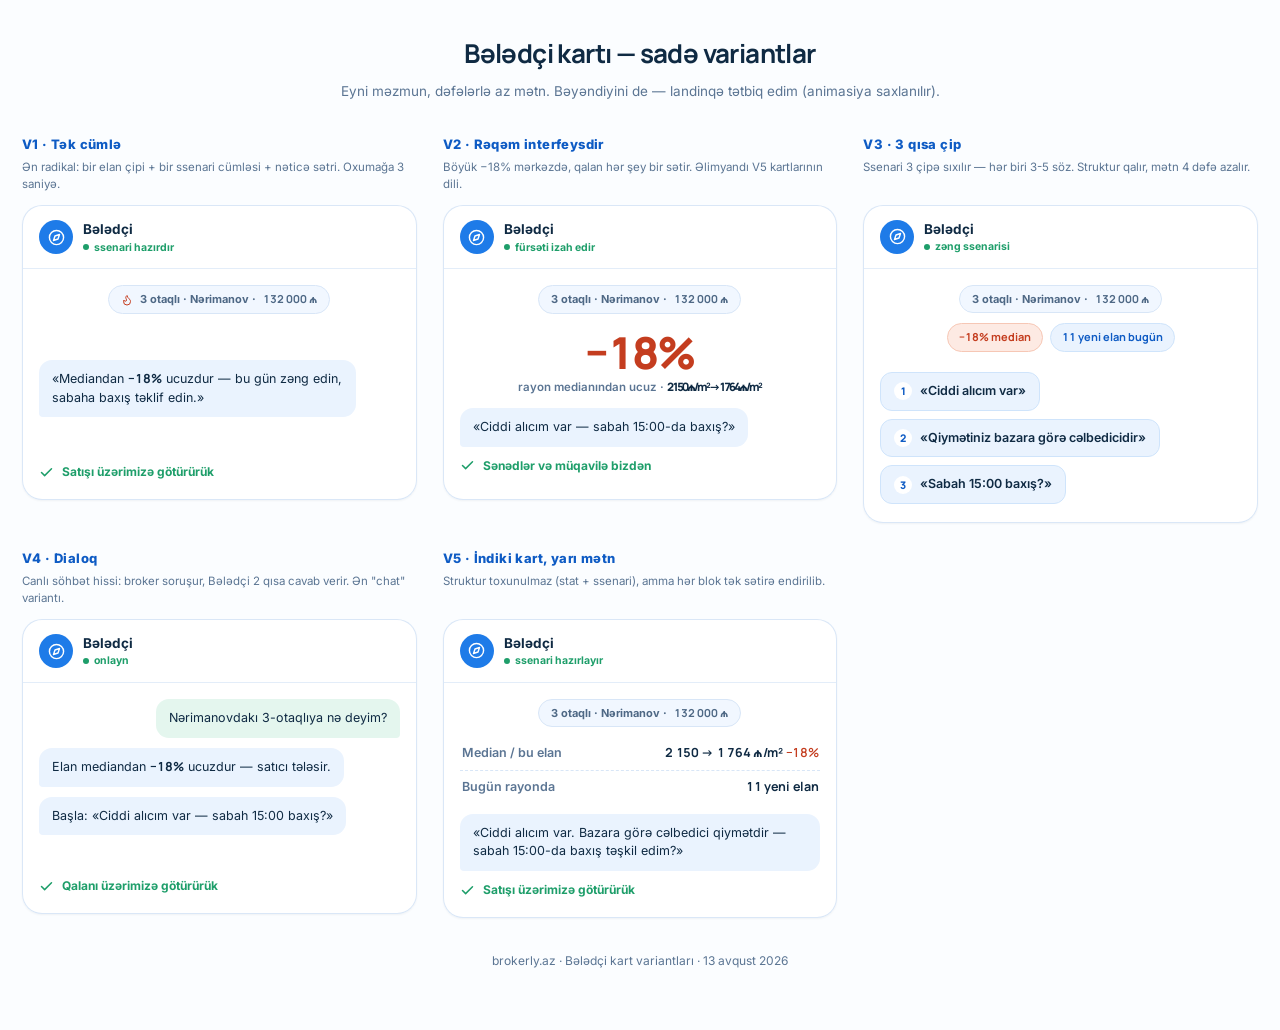
<file: beledci-variants.html>
<!DOCTYPE html>
<html lang="az">
<head>
<meta charset="UTF-8">
<meta name="viewport" content="width=device-width, initial-scale=1">
<title>Bələdçi kartı — sadələşdirilmiş variantlar</title>
<style>
@import url('https://fonts.googleapis.com/css2?family=Inter:wght@400;500;600;700;800&family=Manrope:wght@700;800&display=swap');
:root{
  --bg:#F5FAFF; --ink:#0F2A43; --muted:#5B7593;
  --blue:#1E7BE8; --deep:#0E5BC4; --sky:#EAF3FE; --line:#D8E6F7;
  --green:#1E9E6A; --green-soft:#E4F6EE; --red:#E05252;
}
*{box-sizing:border-box;margin:0;padding:0}
body{font-family:"Inter",system-ui,sans-serif;background:#FBFDFF;color:var(--ink);font-size:14px;line-height:1.5;padding:34px 22px 60px}
.num{font-variant-numeric:tabular-nums;font-family:"Manrope","Inter",sans-serif}
h1{font-family:"Manrope","Inter",sans-serif;font-size:26px;letter-spacing:-.6px;text-align:center}
.lead{text-align:center;color:var(--muted);margin:8px 0 34px;font-size:13.5px}
.grid{display:grid;grid-template-columns:repeat(auto-fit,minmax(340px,1fr));gap:26px;max-width:1240px;margin:0 auto}
.slot h2{font-size:13px;font-weight:800;letter-spacing:.4px;color:var(--deep);margin-bottom:4px}
.slot .why{font-size:11.5px;color:var(--muted);margin-bottom:12px;min-height:34px}
.card{background:rgba(255,255,255,.85);border:1px solid rgba(216,230,247,.95);border-radius:20px;box-shadow:0 1px 2px rgba(15,42,67,.05);overflow:hidden}
.chead{display:flex;align-items:center;gap:10px;padding:13px 16px;border-bottom:1px solid rgba(216,230,247,.7)}
.cav{width:34px;height:34px;border-radius:99px;background:var(--blue);color:#fff;display:flex;align-items:center;justify-content:center;flex:none}
.cav svg{width:17px;height:17px}
.chead b{font-size:13.5px;display:block}
.chead small{font-size:10.5px;color:var(--green);font-weight:700;display:flex;align-items:center;gap:5px}
.chead small i{width:6px;height:6px;border-radius:99px;background:var(--green);display:inline-block}
.cbody{padding:16px 16px 18px;display:flex;flex-direction:column;gap:10px;min-height:230px}
.lchip{align-self:center;display:inline-flex;align-items:center;gap:7px;background:rgba(240,247,255,.9);border:1px solid var(--line);border-radius:99px;padding:5px 12px;font-size:11px;font-weight:700;color:#4E6885}
.lchip .fl{color:#C43D1F;display:inline-flex}
.lchip .fl svg{width:12px;height:12px}
.msg{max-width:88%;padding:10px 13px;border-radius:13px;font-size:12.5px;line-height:1.5}
.msg.ai{align-self:flex-start;background:var(--sky);border-bottom-left-radius:4px}
.msg.me{align-self:flex-end;background:var(--green-soft);border-bottom-right-radius:4px}
.note{display:flex;gap:8px;align-items:center;font-size:12px;font-weight:700;color:var(--green)}
.note svg{flex:none;width:15px;height:15px}
.bignum{text-align:center;padding:6px 0 2px}
.bignum b{font-family:"Manrope","Inter",sans-serif;font-size:44px;font-weight:800;letter-spacing:-2px;color:#C43D1F;line-height:1}
.bignum span{display:block;font-size:11.5px;color:var(--muted);font-weight:600;margin-top:5px}
.statline{display:flex;justify-content:center;gap:7px;flex-wrap:wrap}
.pillx{display:inline-flex;align-items:center;gap:5px;border-radius:99px;padding:5px 11px;font-size:11px;font-weight:700;background:var(--sky);color:var(--deep);border:1px solid #CFE4FB}
.pillx.hot{background:#FDEAE3;color:#C43D1F;border-color:#F6C7B5}
.pillx.grn{background:var(--green-soft);color:var(--green);border-color:#BFE8D4}
.chips{display:flex;flex-direction:column;gap:8px;align-items:flex-start}
.chip2{display:inline-flex;align-items:center;gap:8px;background:var(--sky);border:1px solid #CFE4FB;border-radius:12px;padding:9px 13px;font-size:12.5px;font-weight:600}
.chip2 .no{flex:none;width:18px;height:18px;border-radius:99px;background:#fff;color:var(--deep);font:800 10.5px "Manrope","Inter",sans-serif;display:inline-flex;align-items:center;justify-content:center}
.srow{display:flex;justify-content:space-between;align-items:baseline;font-size:12.5px;padding:7px 2px;border-bottom:1px dashed var(--line)}
.srow:last-of-type{border-bottom:none}
.srow span{color:var(--muted);font-weight:600}
.srow b{font-family:"Manrope","Inter",sans-serif;letter-spacing:-.3px}
.srow b .neg{color:#C43D1F}
.script1{background:var(--sky);border-radius:13px;border-bottom-left-radius:4px;padding:10px 13px;font-size:12.5px}
.sp{flex:1}
footer{margin-top:34px;text-align:center;font-size:12px;color:var(--muted)}
</style>
</head>
<body>
<h1>Bələdçi kartı — sadə variantlar</h1>
<p class="lead">Eyni məzmun, dəfələrlə az mətn. Bəyəndiyini de — landinqə tətbiq edim (animasiya saxlanılır).</p>
<div class="grid">

  <!-- V1 -->
  <div class="slot">
    <h2>V1 · Tək cümlə</h2>
    <div class="why">Ən radikal: bir elan çipi + bir ssenari cümləsi + nəticə sətri. Oxumağa 3 saniyə.</div>
    <div class="card">
      <div class="chead"><span class="cav"><svg viewBox="0 0 24 24" fill="none" stroke="currentColor" stroke-width="2" stroke-linecap="round" stroke-linejoin="round"><circle cx="12" cy="12" r="10"/><polygon points="16.24 7.76 14.12 14.12 7.76 16.24 9.88 9.88 16.24 7.76"/></svg></span><div><b>Bələdçi</b><small><i></i>ssenari hazırdır</small></div></div>
      <div class="cbody">
        <span class="lchip"><span class="fl"><svg viewBox="0 0 24 24" fill="none" stroke="currentColor" stroke-width="2"><path d="M8.5 14.5A2.5 2.5 0 0 0 11 12c0-1.38-.5-2-1-3-1.072-2.143-.224-4.054 2-6 .5 2.5 2 4.9 4 6.5 2 1.6 3 3.5 3 5.5a7 7 0 1 1-14 0c0-1.153.433-2.294 1-3a2.5 2.5 0 0 0 2.5 2.5z"/></svg></span>3 otaqlı · Nərimanov · <span class="num">132 000 ₼</span></span>
        <div class="sp"></div>
        <div class="msg ai">«Mediandan <b class="num">−18%</b> ucuzdur — bu gün zəng edin, sabaha baxış təklif edin.»</div>
        <div class="sp"></div>
        <div class="note"><svg viewBox="0 0 24 24" fill="none" stroke="currentColor" stroke-width="2.4" stroke-linecap="round" stroke-linejoin="round"><path d="M20 6 9 17l-5-5"/></svg>Satışı üzərimizə götürürük</div>
      </div>
    </div>
  </div>

  <!-- V2 -->
  <div class="slot">
    <h2>V2 · Rəqəm interfeysdir</h2>
    <div class="why">Böyük −18% mərkəzdə, qalan hər şey bir sətir. Əlimyandı V5 kartlarının dili.</div>
    <div class="card">
      <div class="chead"><span class="cav"><svg viewBox="0 0 24 24" fill="none" stroke="currentColor" stroke-width="2" stroke-linecap="round" stroke-linejoin="round"><circle cx="12" cy="12" r="10"/><polygon points="16.24 7.76 14.12 14.12 7.76 16.24 9.88 9.88 16.24 7.76"/></svg></span><div><b>Bələdçi</b><small><i></i>fürsəti izah edir</small></div></div>
      <div class="cbody">
        <span class="lchip">3 otaqlı · Nərimanov · <span class="num">132 000 ₼</span></span>
        <div class="bignum"><b class="num">−18%</b><span>rayon medianından ucuz · <b class="num" style="font-size:11.5px;color:var(--ink)">2 150 ₼/m² → 1 764 ₼/m²</b></span></div>
        <div class="msg ai">«Ciddi alıcım var — sabah 15:00-da baxış?»</div>
        <div class="note"><svg viewBox="0 0 24 24" fill="none" stroke="currentColor" stroke-width="2.4" stroke-linecap="round" stroke-linejoin="round"><path d="M20 6 9 17l-5-5"/></svg>Sənədlər və müqavilə bizdən</div>
      </div>
    </div>
  </div>

  <!-- V3 -->
  <div class="slot">
    <h2>V3 · 3 qısa çip</h2>
    <div class="why">Ssenari 3 çipə sıxılır — hər biri 3-5 söz. Struktur qalır, mətn 4 dəfə azalır.</div>
    <div class="card">
      <div class="chead"><span class="cav"><svg viewBox="0 0 24 24" fill="none" stroke="currentColor" stroke-width="2" stroke-linecap="round" stroke-linejoin="round"><circle cx="12" cy="12" r="10"/><polygon points="16.24 7.76 14.12 14.12 7.76 16.24 9.88 9.88 16.24 7.76"/></svg></span><div><b>Bələdçi</b><small><i></i>zəng ssenarisi</small></div></div>
      <div class="cbody">
        <span class="lchip">3 otaqlı · Nərimanov · <span class="num">132 000 ₼</span></span>
        <div class="statline"><span class="pillx hot num">−18% median</span><span class="pillx num">11 yeni elan bugün</span></div>
        <div class="sp"></div>
        <div class="chips">
          <span class="chip2"><span class="no">1</span>«Ciddi alıcım var»</span>
          <span class="chip2"><span class="no">2</span>«Qiymətiniz bazara görə cəlbedicidir»</span>
          <span class="chip2"><span class="no">3</span>«Sabah 15:00 baxış?»</span>
        </div>
      </div>
    </div>
  </div>

  <!-- V4 -->
  <div class="slot">
    <h2>V4 · Dialoq</h2>
    <div class="why">Canlı söhbət hissi: broker soruşur, Bələdçi 2 qısa cavab verir. Ən "chat" variantı.</div>
    <div class="card">
      <div class="chead"><span class="cav"><svg viewBox="0 0 24 24" fill="none" stroke="currentColor" stroke-width="2" stroke-linecap="round" stroke-linejoin="round"><circle cx="12" cy="12" r="10"/><polygon points="16.24 7.76 14.12 14.12 7.76 16.24 9.88 9.88 16.24 7.76"/></svg></span><div><b>Bələdçi</b><small><i></i>onlayn</small></div></div>
      <div class="cbody">
        <div class="msg me">Nərimanovdakı 3-otaqlıya nə deyim?</div>
        <div class="msg ai">Elan mediandan <b class="num">−18%</b> ucuzdur — satıcı tələsir.</div>
        <div class="msg ai">Başla: «Ciddi alıcım var — sabah 15:00 baxış?»</div>
        <div class="sp"></div>
        <div class="note"><svg viewBox="0 0 24 24" fill="none" stroke="currentColor" stroke-width="2.4" stroke-linecap="round" stroke-linejoin="round"><path d="M20 6 9 17l-5-5"/></svg>Qalanı üzərimizə götürürük</div>
      </div>
    </div>
  </div>

  <!-- V5 -->
  <div class="slot">
    <h2>V5 · İndiki kart, yarı mətn</h2>
    <div class="why">Struktur toxunulmaz (stat + ssenari), amma hər blok tək sətirə endirilib.</div>
    <div class="card">
      <div class="chead"><span class="cav"><svg viewBox="0 0 24 24" fill="none" stroke="currentColor" stroke-width="2" stroke-linecap="round" stroke-linejoin="round"><circle cx="12" cy="12" r="10"/><polygon points="16.24 7.76 14.12 14.12 7.76 16.24 9.88 9.88 16.24 7.76"/></svg></span><div><b>Bələdçi</b><small><i></i>ssenari hazırlayır</small></div></div>
      <div class="cbody">
        <span class="lchip">3 otaqlı · Nərimanov · <span class="num">132 000 ₼</span></span>
        <div>
          <div class="srow"><span>Median / bu elan</span><b class="num">2 150 → 1 764 ₼/m² <span class="neg">−18%</span></b></div>
          <div class="srow"><span>Bugün rayonda</span><b class="num">11 yeni elan</b></div>
        </div>
        <div class="script1">«Ciddi alıcım var. Bazara görə cəlbedici qiymətdir — sabah 15:00-da baxış təşkil edim?»</div>
        <div class="note"><svg viewBox="0 0 24 24" fill="none" stroke="currentColor" stroke-width="2.4" stroke-linecap="round" stroke-linejoin="round"><path d="M20 6 9 17l-5-5"/></svg>Satışı üzərimizə götürürük</div>
      </div>
    </div>
  </div>

</div>
<footer>brokerly.az · Bələdçi kart variantları · 13 avqust 2026</footer>
</body>
</html>
</file>
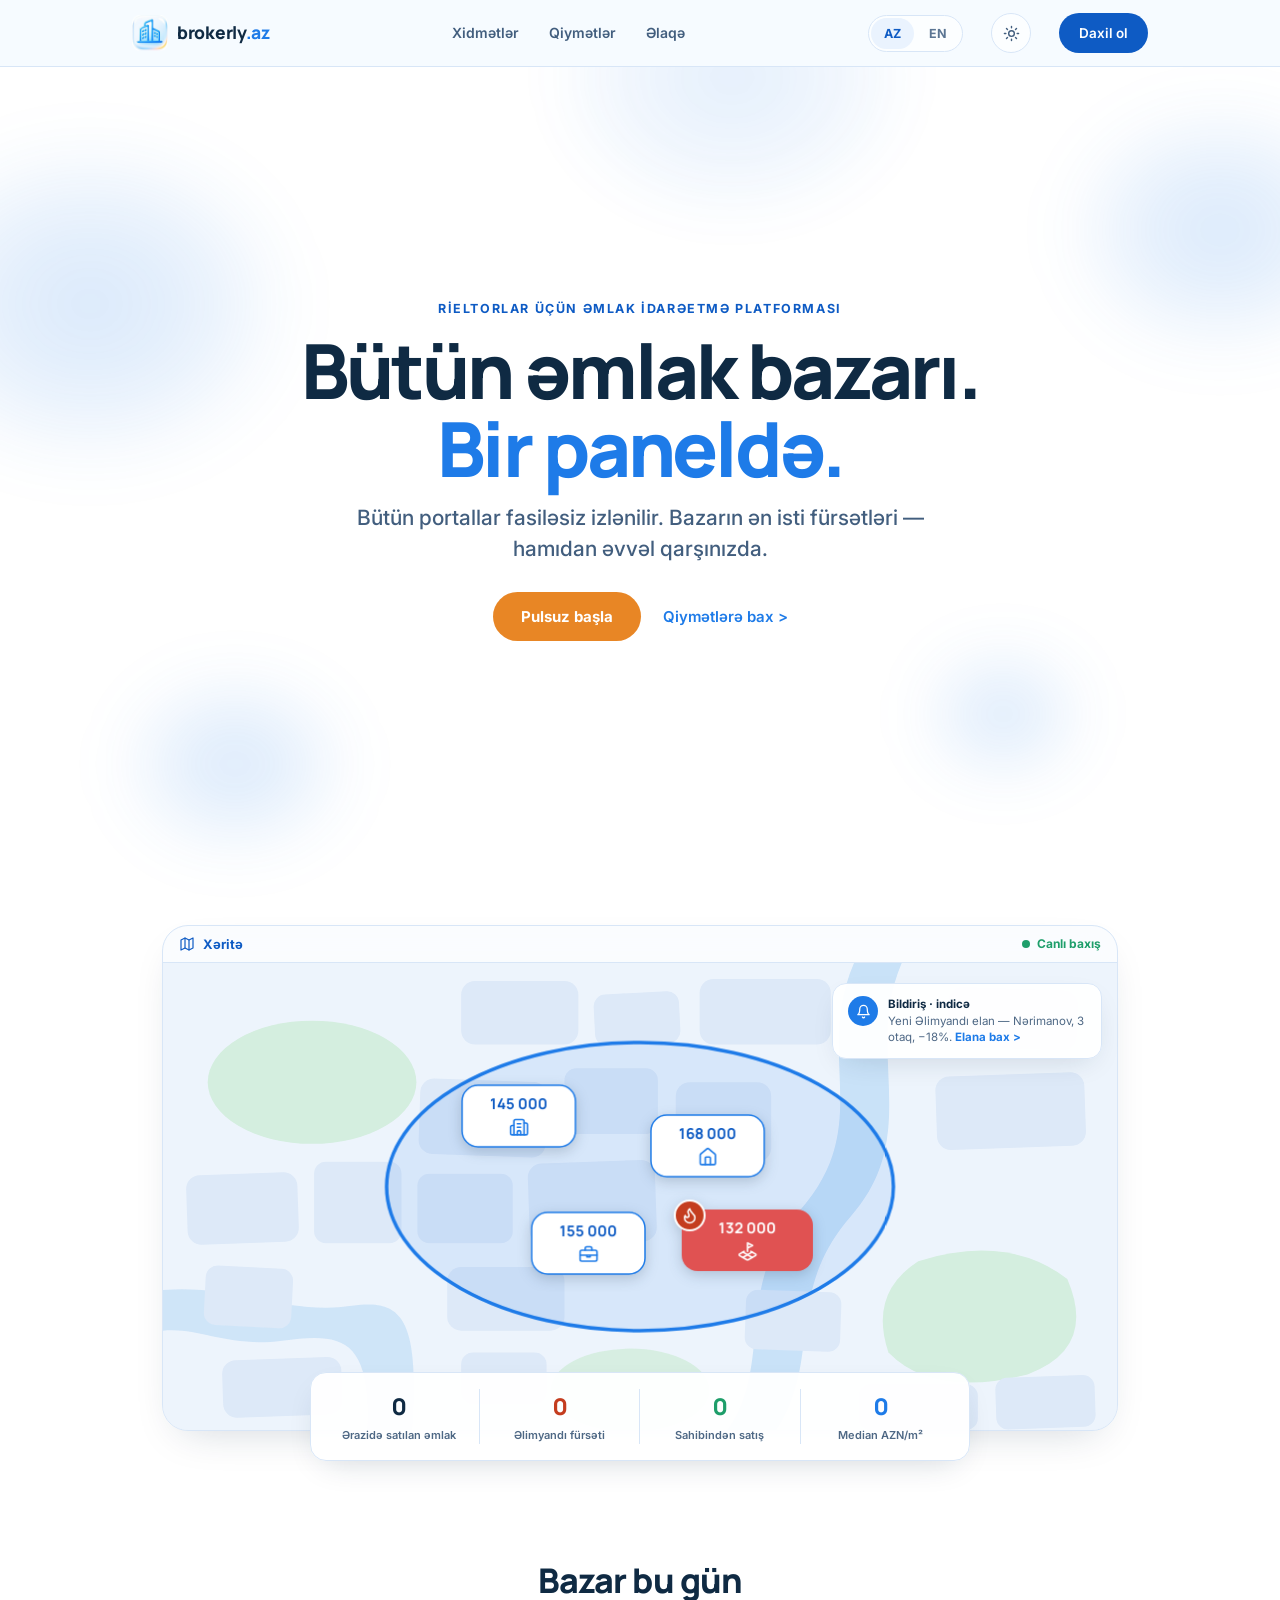
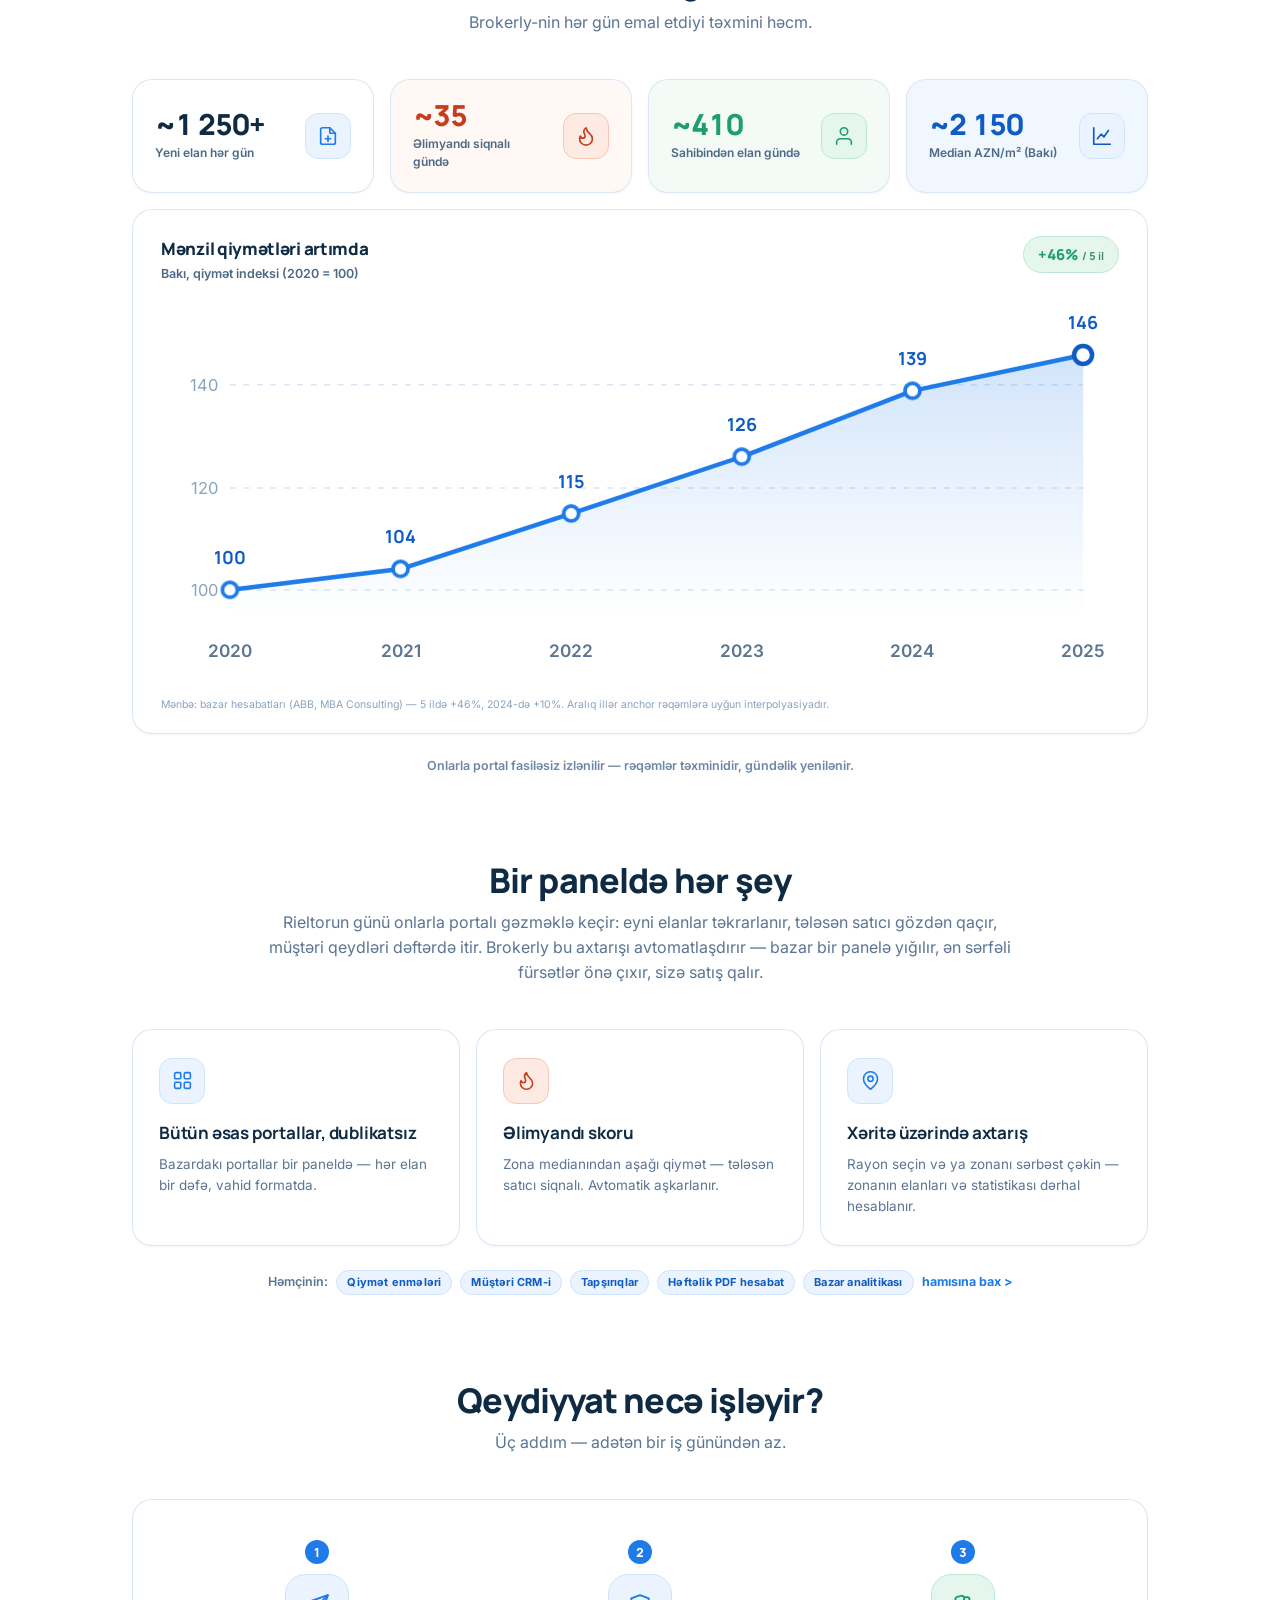
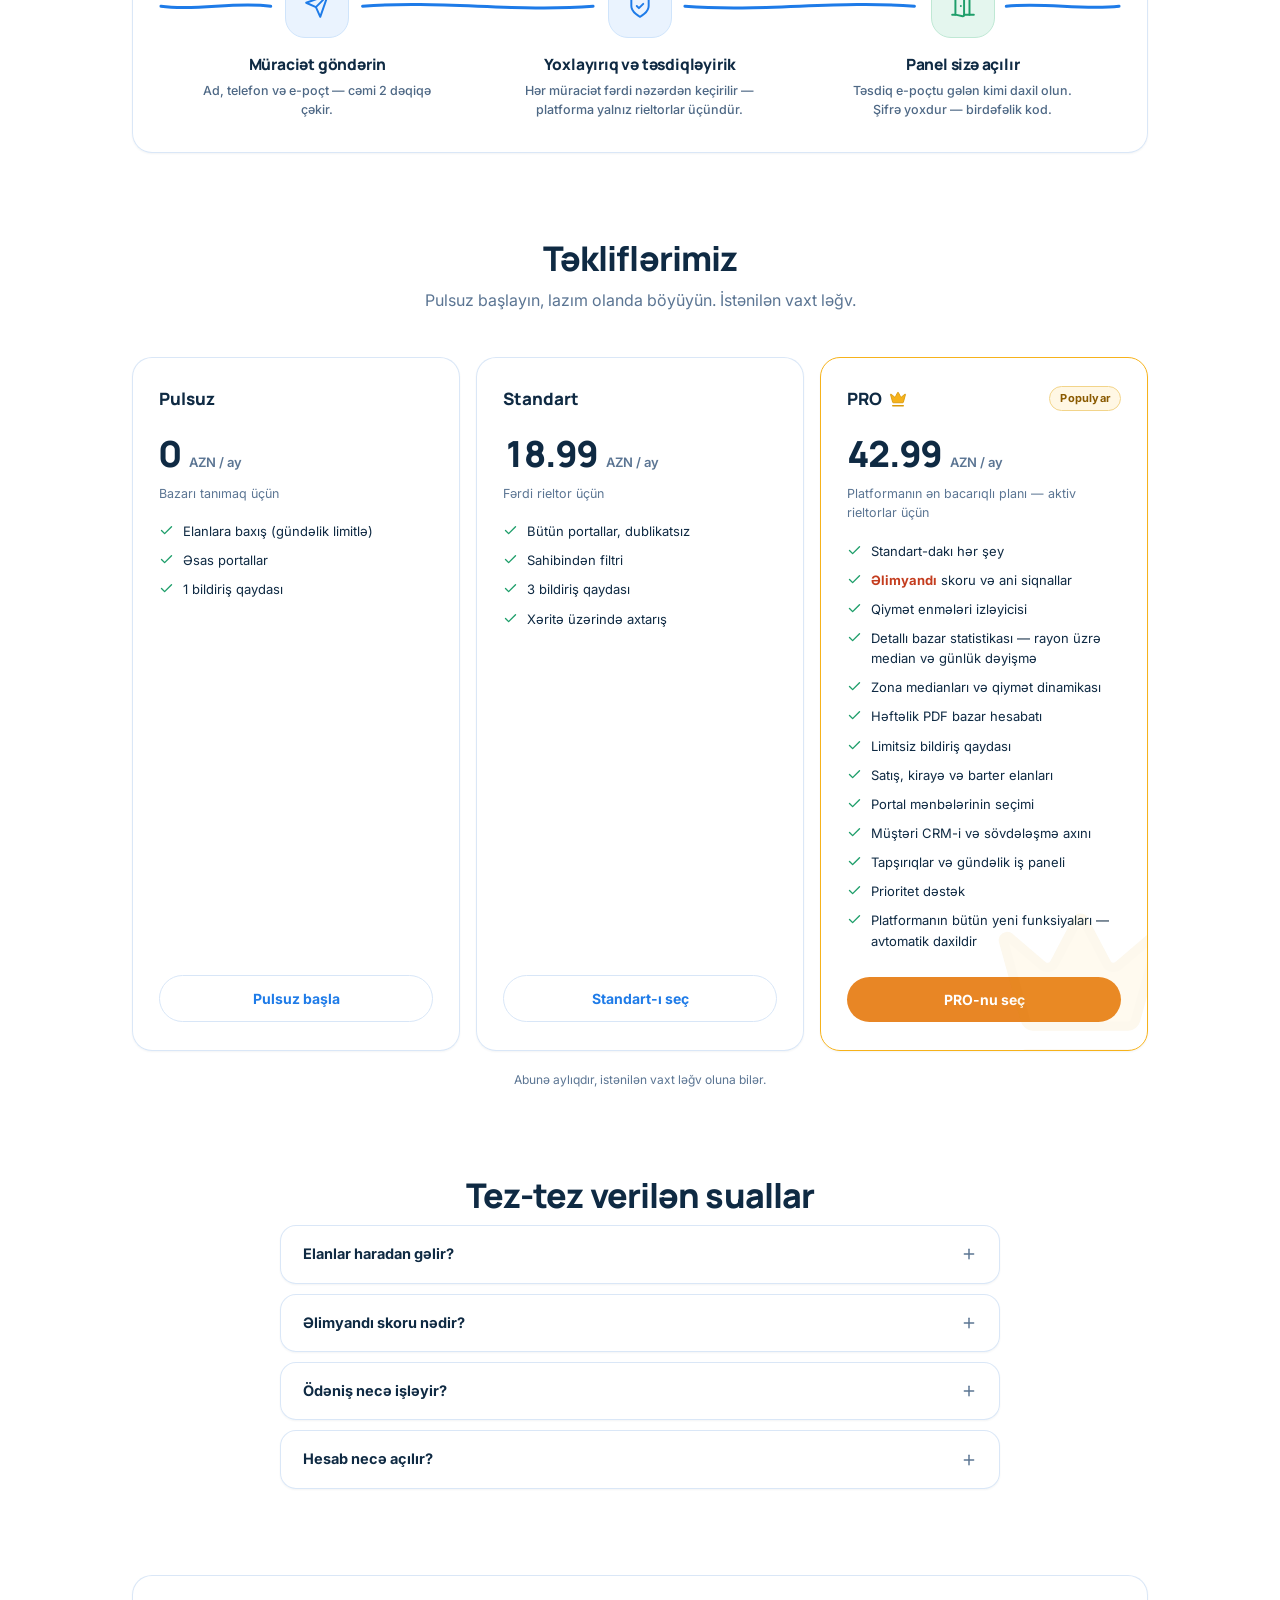
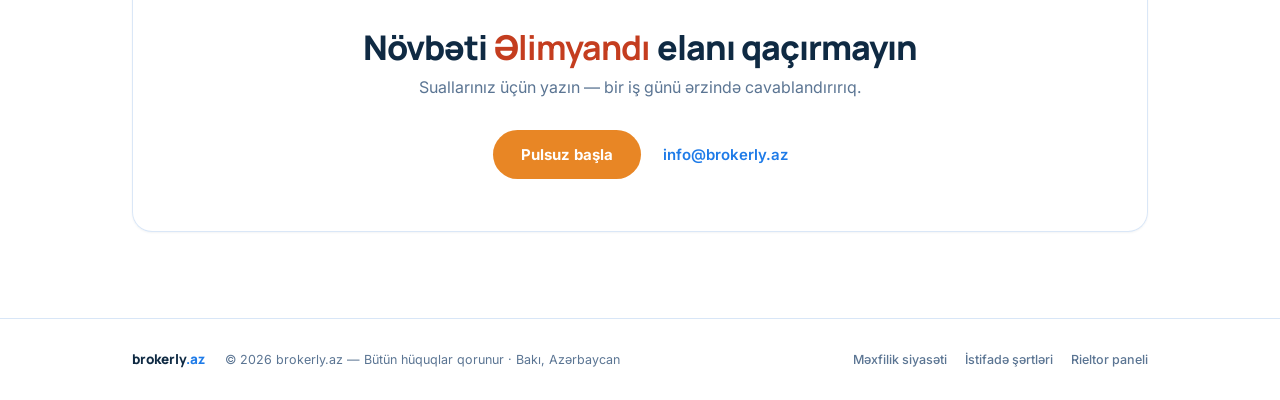
<file: index.BROKEN.html>
<!DOCTYPE html>
<html lang="az" data-title-az="brokerly.az — Bütün əmlak bazarı. Bir paneldə." data-title-en="brokerly.az — The entire property market. In one panel.">
<head>
<meta charset="UTF-8">
<meta name="viewport" content="width=device-width, initial-scale=1">
<title>brokerly.az — Bütün əmlak bazarı. Bir paneldə.</title>
<meta name="description" content="Brokerly — rieltorlar üçün əmlak idarəetmə platforması. Onlarla portal bir paneldə, Əlimyandı skoru, ani bildirişlər.">
<meta property="og:title" content="brokerly.az — Bütün əmlak bazarı. Bir paneldə.">
<meta property="og:description" content="Brokerly — rieltorlar üçün əmlak idarəetmə platforması. Onlarla portal bir paneldə, Əlimyandı skoru, ani bildirişlər.">
<meta property="og:image" content="https://brokerly.az/logo.png">
<meta property="og:url" content="https://brokerly.az/">
<meta property="og:locale" content="az_AZ">
<meta name="twitter:card" content="summary">
<link rel="canonical" href="https://brokerly.az/">
<link rel="alternate" hreflang="az" href="https://brokerly.az/">
<link rel="alternate" hreflang="x-default" href="https://brokerly.az/">
<meta property="og:type" content="website">
<link rel="icon" type="image/png" href="favicon.png">
<link rel="apple-touch-icon" href="apple-touch-icon.png">
<link rel="preconnect" href="https://fonts.googleapis.com">
<link rel="preconnect" href="https://fonts.gstatic.com" crossorigin>
<link href="https://fonts.googleapis.com/css2?family=Manrope:wght@700;800&family=Inter:wght@400;500;600;700&display=swap" rel="stylesheet">
<script>
document.documentElement.classList.add("js");
try{
  var th=localStorage.getItem("brokerly-theme");
  if(th==="dark"||(!th&&window.matchMedia&&matchMedia("(prefers-color-scheme: dark)").matches))
    document.documentElement.classList.add("dark");
}catch(e){}
</script>
<script type="application/ld+json">
{"@context":"https://schema.org","@graph":[
 {"@type":"Organization","name":"Brokerly","url":"https://brokerly.az","logo":"https://brokerly.az/logo.png","email":"info@brokerly.az","address":{"@type":"PostalAddress","addressLocality":"Baku","addressCountry":"AZ"}},
 {"@type":"Product","name":"Brokerly — rieltor paneli","description":"Rieltorlar üçün əmlak idarəetmə platforması: elan aqreqasiyası, Əlimyandı skoru, ani bildirişlər.","brand":{"@type":"Brand","name":"Brokerly"},
  "offers":[
   {"@type":"Offer","name":"Pulsuz","price":"0","priceCurrency":"AZN"},
   {"@type":"Offer","name":"Standart","price":"18.99","priceCurrency":"AZN"},
   {"@type":"Offer","name":"PRO","price":"42.99","priceCurrency":"AZN"}]}]}
</script>
<style>
/* brokerly.az — landing · CRM v5.97 tokens · Apple glass */
:root{
  --bg:#F5FAFF; --ink:#0F2A43; --muted:#5B7593;
  --blue:#1E7BE8; --deep:#0E5BC4; --sky:#EAF3FE; --line:#D8E6F7;
  --amber-soft:#FFF3E0; --amber-ink:#CD6207;
  --green:#1E9E6A; --green-soft:#E4F6EE; --red:#E05252;
  --grad:#E88625; --act:#E1720C;
  --glass:rgba(255,255,255,.55); --glass-line:rgba(255,255,255,.7);
}
*{box-sizing:border-box;margin:0;padding:0}
html{scroll-behavior:smooth}
body{font-family:"Inter",system-ui,sans-serif;color:var(--ink);font-size:15px;line-height:1.55;background:#FBFDFF;overflow-x:hidden}
h1,h2,h3{font-family:"Manrope","Inter",system-ui,sans-serif}
svg{flex:none}
a{text-decoration:none;color:var(--blue)}
button{font-family:inherit;cursor:pointer}
:focus-visible{outline:3px solid rgba(30,123,232,.4);outline-offset:2px;border-radius:10px}
::selection{background:rgba(30,123,232,.18)}
.num{font-family:"Manrope","Inter",sans-serif;font-variant-numeric:tabular-nums}
html:not(.lang-en) [data-en]{display:none!important}
html.lang-en [data-az]{display:none!important}
.wrap{max-width:1060px;margin:0 auto;padding:0 22px}

.widgets{display:grid;grid-template-columns:repeat(4,1fr);gap:16px}
.widget{display:flex;align-items:center;justify-content:space-between;gap:16px;padding:20px 22px;text-align:left;background:rgba(240,247,255,.82)}
.widget>div:first-child{min-width:0}
.widget.hotw{background:rgba(255,247,243,.85)}
.widget.grnw{background:rgba(242,251,246,.85)}
.widget.bluw{background:rgba(238,246,255,.85)}
.wic{flex:none;width:46px;height:46px;border-radius:13px;background:var(--sky);color:var(--blue);display:flex;align-items:center;justify-content:center;border:1px solid #CFE4FB}
.wic svg{width:22px;height:22px}
.widget.hotw .wic{background:#FDEAE3;color:#C43D1F;border-color:#F6C7B5}
.widget.grnw .wic{background:var(--green-soft);color:var(--green);border-color:#BFE8D4}
.widget.bluw .wic{background:var(--sky);color:var(--deep)}
.wv{font-family:"Manrope","Inter",sans-serif;font-size:29px;font-weight:800;letter-spacing:-.8px;line-height:1.1}
.widget.hotw .wv{color:#C43D1F}.widget.grnw .wv{color:var(--green)}.widget.bluw .wv{color:var(--deep)}
.wl{font-size:12px;color:#4E6885;font-weight:600;margin-top:3px}
.tportals{margin-top:22px;text-align:center;font-size:12.5px;color:#6E87A4;font-weight:600}
.chartcard{padding:26px 28px 20px}
.chead{display:flex;align-items:flex-start;justify-content:space-between;gap:14px;margin-bottom:14px}
.chead h3{font-size:17px;font-weight:800;letter-spacing:-.3px}
.chead p{font-size:12.5px;color:#4E6885;font-weight:600;margin-top:2px}
.cbadge{background:var(--green-soft);color:var(--green);border:1px solid #BFE8D4;border-radius:99px;padding:6px 14px;font-size:15px;font-weight:800;font-family:"Manrope","Inter",sans-serif;white-space:nowrap}
.cbadge small{font-size:11px;font-weight:700;color:#3E8A66}
.chwrap{overflow-x:auto;-webkit-overflow-scrolling:touch}
.chart{display:block;width:100%;height:auto}
@media(max-width:560px){.chart{min-width:520px}}
.cd{fill:#fff;stroke:#1E7BE8;stroke-width:2.5}
.cd.last{stroke:#0E5BC4;stroke-width:3}
.csrc{margin-top:10px;font-size:10.5px;color:#8AA3BF;line-height:1.5}
html.js .chartcard .cline{stroke-dasharray:1;stroke-dashoffset:1}
html.js .chartcard .carea,html.js .chartcard .cd,html.js .chartcard .cvals text{opacity:0}
.chartcard.in .cline{animation:cdraw 1.5s cubic-bezier(.45,.05,.35,1) forwards .2s}
.chartcard.in .carea{animation:cfade .7s ease forwards 1.3s}
.chartcard.in .cd{transform-origin:center;transform-box:fill-box;animation:cpop .45s cubic-bezier(.3,1.5,.4,1) forwards}
.chartcard.in .cd1{animation-delay:.25s}.chartcard.in .cd2{animation-delay:.5s}.chartcard.in .cd3{animation-delay:.75s}
.chartcard.in .cd4{animation-delay:1s}.chartcard.in .cd5{animation-delay:1.25s}.chartcard.in .cd6{animation-delay:1.5s}
.chartcard.in .cvals text{animation:cfade .5s ease forwards 1.7s}
@keyframes cdraw{to{stroke-dashoffset:0}}
@keyframes cfade{to{opacity:1}}
@keyframes cpop{from{opacity:0;transform:scale(.3)}to{opacity:1;transform:scale(1)}}
@media (prefers-reduced-motion: reduce){
  html.js .chartcard .cline{stroke-dashoffset:0}
  html.js .chartcard .carea,html.js .chartcard .cd,html.js .chartcard .cvals text{opacity:1;animation:none}
}
@media(max-width:860px){.widgets{grid-template-columns:repeat(2,1fr)}}
@media(max-width:480px){.widgets{grid-template-columns:1fr}}
.joincard{padding:40px 36px 32px;position:relative}
.jpath{position:absolute;inset:0;width:100%;height:100%;pointer-events:none}
html:not(.js) .jpath{display:none}
.jgrid{display:grid;grid-template-columns:repeat(3,1fr);gap:26px;position:relative;z-index:1}
.jstep{text-align:center}
.jno{display:inline-flex;width:24px;height:24px;border-radius:99px;background:var(--blue);color:#fff;font-size:12.5px;font-weight:800;align-items:center;justify-content:center;margin-bottom:10px}
.jic{width:64px;height:64px;border-radius:20px;background:var(--sky);border:1px solid #CFE4FB;color:var(--blue);display:flex;align-items:center;justify-content:center;margin:0 auto 14px}
.jic.grn{background:var(--green-soft);border-color:#BFE8D4;color:var(--green)}
.jstep h3{font-size:15.5px;font-weight:800;letter-spacing:-.2px;margin-bottom:6px}
.jstep p{font-size:12.5px;color:#4E6885;font-weight:500;max-width:230px;margin:0 auto;line-height:1.5}
html.js .jpath path{stroke-dasharray:1;stroke-dashoffset:1}
.joincard.in .jp0{animation:jdraw .45s cubic-bezier(.4,0,.2,1) forwards .15s}
.joincard.in .jp1{animation:jdraw .55s cubic-bezier(.4,0,.2,1) forwards .95s}
.joincard.in .jp2{animation:jdraw .55s cubic-bezier(.4,0,.2,1) forwards 1.85s}
.joincard.in .jp3{animation:jdraw .4s cubic-bezier(.4,0,.2,1) forwards 2.75s}
html.js .jstep{opacity:0;transform:translateY(16px)}
.joincard.in .jstep{animation:jin .65s cubic-bezier(.22,.8,.26,1) forwards}
.joincard.in .jstep:nth-child(1){animation-delay:.55s}
.joincard.in .jstep:nth-child(2){animation-delay:1.45s}
.joincard.in .jstep:nth-child(3){animation-delay:2.35s}
@keyframes jdraw{to{stroke-dashoffset:0}}
@keyframes jin{to{opacity:1;transform:none}}
@media(max-width:860px){.jgrid{grid-template-columns:1fr;gap:34px}.jpath{display:none}}
@media (prefers-reduced-motion: reduce){
  html.js .jpath path{stroke-dashoffset:0}
  html.js .jstep{opacity:1;transform:none;animation:none!important}
}
.faq{max-width:720px;margin:0 auto;display:flex;flex-direction:column;gap:10px}
.faq details{padding:0 22px;border-radius:16px}
.faq summary{list-style:none;cursor:pointer;display:flex;align-items:center;justify-content:space-between;gap:14px;padding:17px 0;font-weight:700;font-size:14.5px;min-height:44px}
.faq summary::-webkit-details-marker{display:none}
.faq summary svg{color:var(--muted);transition:transform .25s}
.faq details[open] summary svg{transform:rotate(45deg)}
.faq .fa{color:#4E6885;font-size:13.5px;padding-bottom:18px;line-height:1.6}

/* ---- glass primitives ---- */
.glass{
  background:rgba(255,255,255,.74);
  backdrop-filter:blur(14px);-webkit-backdrop-filter:blur(14px);
  border:1px solid rgba(216,230,247,.95);border-radius:20px;
  box-shadow:0 1px 2px rgba(15,42,67,.05)}
.btn{display:inline-flex;align-items:center;justify-content:center;gap:8px;border:none;border-radius:99px;
  font-weight:700;font-size:15px;padding:13px 28px;color:#fff;background:var(--grad);
  transition:background .15s ease, filter .15s ease}
.btn:hover{background:#D6741A;filter:brightness(.96)}
.btn.ghost{background:rgba(255,255,255,.7);color:var(--blue);border:1px solid var(--line)}
.btn.ghost:hover{background:#fff;border-color:#BBD6F5;filter:none}

/* ---- thin glass nav ---- */
.anav{position:sticky;top:0;z-index:100;background:rgba(245,250,255,.82);
  backdrop-filter:blur(14px);-webkit-backdrop-filter:blur(14px);
  border-bottom:1px solid var(--line)}
.anav .in{max-width:1060px;margin:0 auto;height:66px;display:flex;align-items:center;gap:28px;padding:0 22px}
.anav img{width:36px;height:36px}
.anav .bt{font-family:"Manrope",sans-serif;font-weight:800;font-size:17.5px;letter-spacing:-.3px;color:var(--ink)}
.anav .bt span{color:var(--blue)}
.anav nav{display:flex;gap:26px;margin:0 auto}
.anav nav a{font-size:14px;font-weight:600;color:#425E7E;transition:color .2s;padding:6px 2px}
.anav nav a:hover{color:var(--act)}
.langseg{display:inline-flex;background:rgba(255,255,255,.7);border:1px solid var(--line);border-radius:99px;padding:2px;gap:2px}
.langseg button{border:none;background:transparent;border-radius:99px;padding:8px 13px;font-size:12.5px;font-weight:700;color:var(--muted)}
.langseg button.on{background:var(--sky);color:var(--deep)}
.anav .lgn{font-size:13.5px;font-weight:600;color:#fff;background:var(--deep);border-radius:99px;padding:10px 20px;transition:background .2s;white-space:nowrap}
.anav .lgn:hover{background:#0A4DA6}
.tbtn{width:40px;height:40px;border-radius:99px;border:1px solid var(--line);background:rgba(255,255,255,.7);color:#425E7E;display:flex;align-items:center;justify-content:center;transition:color .2s,background .2s}
.tbtn:hover{color:var(--act)}
.tbtn .moon{display:none}
html.dark .tbtn .sun{display:none}
html.dark .tbtn .moon{display:block}
.mbtn{display:none;border:none;background:transparent;color:var(--ink);width:46px;height:46px;align-items:center;justify-content:center;border-radius:12px}
.mbtn:hover{background:rgba(234,243,254,.8)}
.mmenu{position:fixed;top:66px;left:0;right:0;z-index:99;background:#FDFEFF;border-bottom:1px solid var(--line);padding:14px 22px 18px;display:none}
.mmenu.open{display:block}
.mmenu a{display:block;padding:13px 4px;font-size:15px;font-weight:600;color:var(--ink);border-bottom:1px solid rgba(216,230,247,.6)}
.mmenu a:hover{color:var(--act)}
.mmenu .btn{width:100%;margin-top:14px;padding:13px}
@media(max-width:760px){.anav nav{display:none}.mbtn{display:inline-flex}.anav .in{gap:10px}.anav .langseg{margin-left:auto}}
@media(max-width:560px){
  .anav .bt{font-size:15px;letter-spacing:-.2px}
  .anav .in{gap:9px;padding:0 14px}
  .anav .lgn{padding:8px 14px;font-size:12.5px}
  .langseg button{padding:6px 10px;font-size:12px}
  .tbtn{width:36px;height:36px}
  .mbtn{width:40px;height:40px}
}
@media(max-width:380px){
  .anav .bt{display:none}
  .anav .in{gap:6px;padding:0 10px}
  .anav img{width:30px;height:30px}
  .anav .lgn{padding:7px 11px;font-size:12px}
  .langseg button{padding:5px 8px;font-size:11.5px}
  .tbtn{width:34px;height:34px}
  .mbtn{width:36px;height:36px}
}

/* ---- hero ---- */
.hero{text-align:center;padding:20px 22px 48px;position:relative;min-height:calc(100vh - 66px);min-height:calc(100svh - 66px);display:flex;flex-direction:column;align-items:center;justify-content:center;overflow:hidden}
.hcircs{position:absolute;inset:0;pointer-events:none}
.hc{position:absolute;border-radius:50%;background:radial-gradient(closest-side, rgba(30,123,232,.17), rgba(30,123,232,.10) 55%, rgba(30,123,232,0) 100%);display:block;filter:blur(30px);will-change:transform}
.hc1{width:420px;height:340px;left:-120px;top:8%;animation:hf1 19s ease-in-out infinite}
.hc2{width:320px;height:260px;right:-100px;top:4%;animation:hf2 16s ease-in-out infinite}
.hc3{width:240px;height:190px;left:9%;bottom:5%;animation:hf3 14s ease-in-out infinite}
.hc4{width:170px;height:140px;right:15%;bottom:14%;animation:hf2 18s ease-in-out infinite reverse}
.hc5{width:380px;height:300px;right:28%;top:-140px;opacity:.7;animation:hf1 23s ease-in-out infinite reverse}
@keyframes hf1{0%,100%{transform:translate(0,0) scale(1)}50%{transform:translate(46px,-50px) scale(1.07)}}
@keyframes hf2{0%,100%{transform:translate(0,0) scale(1)}50%{transform:translate(-42px,38px) scale(.94)}}
@keyframes hf3{0%,100%{transform:translate(0,0)}50%{transform:translate(32px,-30px)}}
@media (prefers-reduced-motion: reduce){.hc{animation:none!important}}
.rise{opacity:0;transform:translateY(20px);animation:rise 1s cubic-bezier(.22,.8,.26,1) forwards}
.d3{animation-delay:.62s}.d4{animation-delay:.8s}.d5{animation-delay:.95s}
@keyframes rise{to{opacity:1;transform:none}}
.over{font-size:12.5px;font-weight:700;color:var(--deep);letter-spacing:1.6px;text-transform:uppercase}
h1{font-size:clamp(40px,7.4vw,76px);font-weight:800;letter-spacing:-.038em;line-height:1.02;margin:14px auto 16px;max-width:860px}
h1 .w{display:inline-block;opacity:0;transform:translateY(30px);filter:blur(12px);animation:word 1s cubic-bezier(.22,.8,.26,1) forwards}
h1 .w1{animation-delay:.08s}h1 .w2{animation-delay:.2s}h1 .w25{animation-delay:.3s}h1 .w3{animation-delay:.44s}h1 .w4{animation-delay:.56s}
@keyframes word{60%{filter:blur(0)}to{opacity:1;transform:none;filter:blur(0)}}
h1 .grad{color:var(--blue)}
.sub{font-size:clamp(16px,2.3vw,21px);color:#425E7E;font-weight:500;max-width:620px;margin:0 auto 28px;line-height:1.45}
.actas{display:flex;gap:22px;justify-content:center;align-items:center;flex-wrap:wrap}
.alink{color:var(--blue);font-size:15px;font-weight:600}
.alink:hover{text-decoration:none;color:var(--deep)}
@media(max-width:760px){.actas{gap:14px}}

/* ---- product stage ---- */
.stagewrap{max-width:1000px;margin:24px auto 0;padding:0 22px 96px;perspective:1300px}
.stage{position:relative;border-radius:26px;transform-style:preserve-3d;transition:transform 1.15s cubic-bezier(.22,.8,.26,1);will-change:transform}
html.js .stage:not(.play){transform:rotateX(9deg) scale(.955) translateY(26px)}
.mapcard{position:relative;border:1px solid var(--line);border-radius:26px;overflow:hidden;background:var(--mapbg,#EDF4FC);box-shadow:0 16px 44px -20px rgba(15,42,67,.22)}
.maphead{display:flex;align-items:center;justify-content:space-between;padding:10px 16px;line-height:1;border-bottom:1px solid var(--line);background:rgba(255,255,255,.72);backdrop-filter:blur(10px);-webkit-backdrop-filter:blur(10px)}
.mh-l{display:inline-flex;align-items:center;gap:8px;font-size:13px;font-weight:700;color:var(--deep)}
.mh-r{display:inline-flex;align-items:center;gap:7px;font-size:12px;font-weight:700;color:var(--green)}
.mh-r i{width:8px;height:8px;border-radius:99px;background:var(--green);display:block;animation:lv 1.8s ease infinite}
@keyframes lv{50%{opacity:.35}}
@media (prefers-reduced-motion: reduce){.mh-r i{animation:none}}
.mapcard .mapsvg{display:block;width:100%;height:auto}
html.js .zone-line{stroke-dasharray:1;stroke-dashoffset:1}
.play .zone-line{animation:draw 1.5s cubic-bezier(.45,.05,.35,1) forwards .15s}
@keyframes draw{to{stroke-dashoffset:0}}
html.js .zone-fill{opacity:0}
.play .zone-fill{animation:fadein .6s ease forwards 1.6s}
@keyframes fadein{to{opacity:1}}
html.js .drawdot{opacity:0}
.gpen{filter:drop-shadow(0 2px 4px rgba(15,42,67,.35))}
html:not(.js) .drawdot{display:none}
.play .drawdot{animation:dotin .18s ease forwards .15s, dotoff .4s ease forwards 1.66s}
@keyframes dotin{to{opacity:1}}
@keyframes dotoff{to{opacity:0}}
.chip{transform-origin:center;transform-box:fill-box;filter:drop-shadow(0 4px 7px rgba(15,42,67,.2))}
html.js .chip{opacity:0;transform:scale(.35) rotate(-5deg)}
.play .chip{animation:pop .55s cubic-bezier(.3,1.55,.4,1) forwards}
.play .c1{animation-delay:1.75s}.play .c2{animation-delay:1.92s}.play .c3{animation-delay:2.09s}
.play .chot{animation-delay:2.3s}
@keyframes pop{to{opacity:1;transform:scale(1) rotate(0)}}
.pulse{opacity:0;transform-origin:center;transform-box:fill-box}
.play .pulse{animation:pulse 1.5s ease-out 2.6s 2}
@keyframes pulse{0%{opacity:.6;transform:scale(.5)}100%{opacity:0;transform:scale(2.2)}}
.toast{position:absolute;right:16px;top:58px;background:rgba(255,255,255,.95);border:1px solid var(--line);border-radius:14px;box-shadow:0 10px 30px -12px rgba(15,42,67,.18);padding:12px 15px;display:flex;gap:10px;align-items:flex-start;max-width:270px}
html.js .toast{opacity:0;transform:translateY(-16px) scale(.95)}
.stage.play .toast{animation:toast .75s cubic-bezier(.25,1.3,.35,1) forwards 2.85s}
@keyframes toast{to{opacity:1;transform:none}}
.toast .av{width:30px;height:30px;border-radius:99px;background:var(--blue);color:#fff;display:flex;align-items:center;justify-content:center;font-family:"Manrope",sans-serif;font-weight:800;font-size:12px;flex:none}
.toast .tt{font-size:11.5px;color:#4E6885;line-height:1.45;text-align:left}
.toast .tt b{color:var(--ink);display:block;font-size:11.5px}
.toast .tt u{text-decoration:none;color:var(--blue);font-weight:700}
.kbar{position:absolute;left:50%;bottom:-30px;transform:translate(-50%,16px);width:min(88%,660px);background:rgba(255,255,255,.95);border:1px solid var(--line);border-radius:16px;box-shadow:0 12px 34px -14px rgba(15,42,67,.2);display:grid;grid-template-columns:repeat(4,1fr);padding:16px 8px}
html.js .kbar{opacity:0}
.stage.play .kbar{animation:kbar .85s cubic-bezier(.22,.8,.26,1) forwards 3s}
@keyframes kbar{to{opacity:1;transform:translate(-50%,0)}}
.kbar>div{text-align:center;padding:0 10px;border-right:1px solid var(--line)}
.kbar>div:last-child{border-right:none}
.kbar .v{font-family:"Manrope",sans-serif;font-size:23px;font-weight:800;letter-spacing:-.5px}
.kbar .hotv{color:#C43D1F}.kbar .bluv{color:var(--blue)}.kbar .grnv{color:var(--green)}
.kbar .l{font-size:11px;color:#4E6885;font-weight:600;margin-top:2px}
@media(max-width:760px){.kbar{grid-template-columns:repeat(2,1fr);row-gap:12px;position:static;transform:none;width:100%;margin-top:14px}.stage.play .kbar{animation:fadein .6s ease forwards 3s}.toast{right:10px;top:54px;max-width:230px}}
@media(max-width:560px){.toast{position:static;max-width:none;margin:12px 0 0}.stagewrap{padding-bottom:64px}.mapcard .mapsvg{height:300px}}
@media(min-width:761px) and (max-width:1024px){h1{max-width:700px}.widgets{grid-template-columns:repeat(2,1fr)}}

/* ---- sections ---- */
section{padding:34px 0 86px}
.h2{font-size:34px;font-weight:800;letter-spacing:-.9px;line-height:1.15;margin-bottom:10px;text-align:center}
.slead{color:var(--muted);font-size:16px;max-width:600px;margin:0 auto 44px;text-align:center}
html.js .rv{opacity:0;transform:translateY(26px);transition:opacity .8s cubic-bezier(.22,.8,.26,1), transform .8s cubic-bezier(.22,.8,.26,1)}
html.js .rv.in{opacity:1;transform:none}

/* features */
.feats{display:grid;grid-template-columns:repeat(3,1fr);gap:16px}
.feat{padding:28px 26px}
.feat .ic{width:46px;height:46px;border-radius:13px;background:var(--sky);color:var(--blue);display:flex;align-items:center;justify-content:center;margin-bottom:16px;border:1px solid #CFE4FB}
.feat.hotf .ic{background:#FDEAE3;color:#C43D1F;border-color:#F6C7B5}
.feat h3{font-size:17px;font-weight:700;letter-spacing:-.2px;margin-bottom:8px}
.feat p{color:var(--muted);font-size:13.5px}
@media(max-width:860px){.feats{grid-template-columns:1fr;max-width:440px;margin:0 auto}}
.morefeats{margin-top:24px;text-align:center;font-size:12.5px;color:var(--muted);font-weight:600;display:flex;gap:8px;justify-content:center;align-items:center;flex-wrap:wrap}
.morefeats a{font-weight:700}

/* pricing */
.plans{display:grid;grid-template-columns:repeat(3,1fr);gap:16px}
.plan{padding:28px 26px;display:flex;flex-direction:column;position:relative}
.plan.pro{border:1.5px solid #F6B21B;overflow:hidden}
.plan.pro h3{display:inline-flex;align-items:center;gap:7px}
.plan .crown{width:18px;height:18px}
.wmcrown{position:absolute;right:-26px;bottom:-30px;width:185px;height:185px;opacity:.07;pointer-events:none}
.pill.gold{background:#FFF7E4;color:#8A5A00;border:1px solid #F2D48A}
.plan-head{display:flex;align-items:center;justify-content:space-between;gap:8px;margin-bottom:4px}
.plan h3{font-size:17px;font-weight:800}
.pill{display:inline-flex;align-items:center;gap:5px;padding:3px 10px;border-radius:99px;font-size:11px;font-weight:700;letter-spacing:.2px}
.pill.amber{background:var(--amber-soft);color:#9A4700;border:1px solid #F7DDB2}
.pill.sky{background:var(--sky);color:var(--deep);border:1px solid #CFE4FB}
.price{font-family:"Manrope","Inter",sans-serif;font-variant-numeric:tabular-nums;font-size:36px;font-weight:800;letter-spacing:-1.2px;margin:10px 0 2px;display:flex;align-items:baseline;gap:9px;flex-wrap:wrap}
.price .unit{font-size:13px;font-weight:600;color:var(--muted);letter-spacing:0;font-family:"Inter",sans-serif}
.price-old{font-size:15px;color:var(--muted);text-decoration:line-through;font-weight:600;font-family:"Inter",sans-serif;letter-spacing:0}
.pd{color:var(--muted);font-size:12.5px;margin-bottom:18px}
.plan ul{list-style:none;margin-bottom:26px;display:flex;flex-direction:column;gap:9px}
.plan li{display:flex;gap:9px;align-items:flex-start;font-size:13px}
.plan li svg{color:var(--green);margin-top:2px}
.plan li .hotword{color:#C43D1F;font-weight:700}
.h2 .hotword{color:#C43D1F}
.plan .btn{margin-top:auto;width:100%;font-size:14px;padding:12px 20px}
.plan .btn.ghost{box-shadow:none}
.price-note{margin-top:20px;font-size:12px;color:var(--muted);text-align:center}
@media(max-width:860px){.plans{grid-template-columns:1fr;max-width:420px;margin:0 auto}}

/* cta band */
.band{padding:52px 40px;text-align:center}
.band .h2{margin-bottom:8px}
.band .slead{margin-bottom:30px}
.band .actas{margin:0}

/* footer */
footer{border-top:1px solid var(--line);background:rgba(255,255,255,.55);padding:30px 0}
.foot{display:flex;align-items:center;gap:20px;flex-wrap:wrap;color:var(--muted);font-size:12.5px}
.foot .brand{display:flex;align-items:center;gap:9px;color:var(--ink)}
.foot .brand img{width:22px;height:22px}
.foot .brand b{font-family:"Manrope",sans-serif;font-weight:800;font-size:13.5px}
.foot .brand b span{color:var(--blue)}
.foot .links{margin-left:auto;display:flex;gap:18px;flex-wrap:wrap}
@media(max-width:560px){.foot{flex-direction:column;align-items:flex-start;gap:10px}.foot .links{margin-left:0}}
.foot .links a{color:var(--muted);font-weight:500}
.foot .links a:hover{color:var(--ink)}

/* ---- dark theme ---- */
html.dark{color-scheme:dark}
html.dark body{background:#0B1929;color:#E8F1FB}
html.dark .glass{background:rgba(19,36,58,.74);border-color:rgba(56,88,128,.5)}
html.dark .anav{background:rgba(11,25,41,.84);border-bottom-color:#1E3A58}
html.dark .anav .bt,html.dark .mbtn{color:#E8F1FB}
html.dark .anav nav a{color:#9FB8D4}
html.dark .anav nav a:hover{color:var(--act)}
html.dark .langseg{background:rgba(19,36,58,.7);border-color:#2A4A6E}
html.dark .langseg button{color:#8FA9C7}
html.dark .langseg button.on{background:rgba(30,123,232,.22);color:#8FC2FF}
html.dark .tbtn{background:rgba(19,36,58,.7);border-color:#2A4A6E;color:#9FB8D4}
html.dark .mmenu{background:#0C1C30;border-bottom-color:#1E3A58}
html.dark .mmenu a{color:#E8F1FB;border-bottom-color:#1E3A58}
html.dark .over{color:#8FC2FF}
html.dark h1 .grad{color:#5AA4F5}
html.dark .sub{color:#A9C0DB}
html.dark .hc{background:radial-gradient(closest-side, rgba(30,123,232,.20), rgba(30,123,232,.10) 55%, rgba(30,123,232,0) 100%)}
html.dark .btn.ghost{background:rgba(19,36,58,.7);color:#8FC2FF;border-color:#2A4A6E}
html.dark .btn.ghost:hover{background:rgba(26,48,74,.9);border-color:#39608C}
html.dark .maphead{background:rgba(13,28,46,.8);border-bottom-color:#1E3A58}
html.dark .mh-l{color:#8FC2FF}
html.dark .mapcard{--mapbg:#0F2440;border-color:#1E3A58;box-shadow:0 16px 44px -20px rgba(0,0,0,.5)}
html.dark .mbg{fill:#0F2440}
html.dark .mblocks rect{fill:#1A3452}
html.dark .river{fill:#153252}
html.dark .park{fill:#153B2E}
html.dark .toast,html.dark .kbar{background:rgba(16,32,52,.96);border-color:#2A4A6E}
html.dark .toast .tt{color:#9FB8D4}
html.dark .toast .tt b{color:#E8F1FB}
html.dark .kbar .l,html.dark .wl,html.dark .chead p,html.dark .jstep p,html.dark .faq .fa{color:#9FB8D4}
html.dark .kbar>div{border-right-color:#22405F}
html.dark .slead,html.dark .tportals,html.dark .csrc,html.dark .price-note,html.dark .pd,html.dark .price-old,html.dark .price .unit{color:#8FA9C7}
html.dark .widget{background:rgba(17,34,55,.8)}
html.dark .widget.hotw{background:rgba(64,30,24,.42)}
html.dark .widget.grnw{background:rgba(18,52,40,.42)}
html.dark .widget.bluw{background:rgba(14,40,70,.55)}
html.dark .wic,html.dark .feat .ic,html.dark .jic{background:rgba(30,123,232,.16);border-color:#2A4A6E;color:#8FC2FF}
html.dark .widget.hotw .wic,html.dark .feat.hotf .ic{background:rgba(224,82,82,.16);border-color:#5C3038;color:#F58B8B}
html.dark .widget.grnw .wic{background:rgba(30,158,106,.16);border-color:#2A5C4A;color:#5BC79A}
html.dark .widget.bluw .wic{background:rgba(30,123,232,.16);border-color:#2A4A6E;color:#8FC2FF}
html.dark .jic.grn{background:rgba(30,158,106,.16);border-color:#2A5C4A;color:#5BC79A}
html.dark .pill.sky{background:rgba(30,123,232,.18);color:#8FC2FF;border-color:#2A4A6E}
html.dark .pill.amber{background:rgba(232,134,37,.16);color:#F0A45C;border-color:#5C4326}
html.dark .cbadge{background:rgba(30,158,106,.16);color:#5BC79A;border-color:#2A5C4A}
html.dark .cbadge small{color:#4AA57F}
html.dark .plan.pro{border-color:rgba(246,178,27,.6)}
html.dark .pill.gold{background:rgba(246,178,27,.15);color:#F2C766;border-color:#6B5320}
html.dark .wmcrown{opacity:.1}
html.dark .plan li .hotword{color:#F58B8B}
html.dark .h2 .hotword{color:#F58B8B}
html.dark .chart g[stroke="#D8E6F7"]{stroke:#22405F}
html.dark .chart g[fill="#8AA3BF"]{fill:#6E8CAD}
html.dark .chart g[fill="#5B7593"]{fill:#7E9BBC}
html.dark .chart g[fill="#0E5BC4"]{fill:#8FC2FF}
html.dark .cd{fill:#10263F}
html.dark footer{background:rgba(11,25,41,.6);border-top-color:#1E3A58}
html.dark .foot,html.dark .foot .links a{color:#8FA9C7}
html.dark .foot .brand,html.dark .foot .brand b{color:#E8F1FB}
html.dark .faq summary svg{color:#8FA9C7}

@media (prefers-reduced-motion: reduce){
  .rise,h1 .w,.zone-line,.zone-fill,.chip,.toast,.kbar,.rv{animation:none!important;transition:none!important;opacity:1!important;transform:none!important;filter:none!important;stroke-dashoffset:0!important}
  .drawdot{display:none}
  .stage{transform:none!important}
}
</style>
</head>
<body>
<svg style="display:none" aria-hidden="true"><symbol id="crown" viewBox="0 0 24 24"><path d="M11.562 3.266a.5.5 0 0 1 .876 0L15.39 8.87a1 1 0 0 0 1.516.294L21.183 5.5a.5.5 0 0 1 .798.519l-2.834 10.246a1 1 0 0 1-.956.735H5.81a1 1 0 0 1-.957-.735L2.02 6.02a.5.5 0 0 1 .798-.519l4.276 3.664A1 1 0 0 0 8.61 8.87z" fill="#F6B21B" stroke="#D99A0B" stroke-width="1.2" stroke-linejoin="round"/><path d="M5 21h14" fill="none" stroke="#D99A0B" stroke-linecap="round" stroke-width="2"/></symbol></svg>

<div class="anav">
  <div class="in">
    <a href="#" style="display:flex;align-items:center;gap:9px"><img src="logo.png" alt="Brokerly"><span class="bt">brokerly<span>.az</span></span></a>
    <nav>
      <a href="#features"><span data-az>Xidmətlər</span><span data-en>Services</span></a>
      <a href="#pricing"><span data-az>Qiymətlər</span><span data-en>Pricing</span></a>
      <a href="#contact"><span data-az>Əlaqə</span><span data-en>Contact</span></a>
    </nav>
    <div class="langseg" role="group" aria-label="Dil / Language">
      <button type="button" id="langAz" class="on">AZ</button>
      <button type="button" id="langEn">EN</button>
    </div>
    <button type="button" class="tbtn" id="themeBtn" aria-label="Tema / Theme">
      <svg class="sun" width="17" height="17" viewBox="0 0 24 24" fill="none" stroke="currentColor" stroke-width="2" stroke-linecap="round" stroke-linejoin="round"><circle cx="12" cy="12" r="4"/><path d="M12 2v2M12 20v2M4.93 4.93l1.41 1.41M17.66 17.66l1.41 1.41M2 12h2M20 12h2M6.34 17.66l-1.41 1.41M19.07 4.93l-1.41 1.41"/></svg>
      <svg class="moon" width="16" height="16" viewBox="0 0 24 24" fill="none" stroke="currentColor" stroke-width="2" stroke-linecap="round" stroke-linejoin="round"><path d="M12 3a6 6 0 0 0 9 9 9 9 0 1 1-9-9z"/></svg>
    </button>
    <a class="lgn" href="https://app.brokerly.az"><span data-az>Daxil ol</span><span data-en>Log in</span></a>
    <button class="mbtn" id="mbtn" aria-expanded="false" aria-controls="mmenu" aria-label="Menyu / Menu">
      <svg width="20" height="20" viewBox="0 0 24 24" fill="none" stroke="currentColor" stroke-width="2" stroke-linecap="round"><path d="M4 7h16"/><path d="M4 12h16"/><path d="M4 17h16"/></svg>
    </button>
  </div>
</div>
<div class="mmenu" id="mmenu">
  <a href="#features"><span data-az>Xidmətlər</span><span data-en>Services</span></a>
  <a href="#pricing"><span data-az>Qiymətlər</span><span data-en>Pricing</span></a>
  <a href="#faq">FAQ</a>
  <a href="#contact"><span data-az>Əlaqə</span><span data-en>Contact</span></a>
  <a class="btn" href="https://app.brokerly.az" style="border-bottom:none"><span data-az>Pulsuz başla</span><span data-en>Start for free</span></a>
</div>

<div class="hero" id="hero">
  <div class="hcircs" aria-hidden="true">
    <i class="hc hc1"></i><i class="hc hc2"></i><i class="hc hc3"></i><i class="hc hc4"></i><i class="hc hc5"></i>
  </div>
  <div class="over rise"><span data-az>Rieltorlar üçün əmlak idarəetmə platforması</span><span data-en>The real-estate management platform for realtors</span></div>
  <h1>
    <span data-az><span class="w w1">Bütün</span> <span class="w w2">əmlak</span> <span class="w w25">bazarı.</span><br><span class="w w3 grad">Bir</span> <span class="w w4 grad">paneldə.</span></span>
    <span data-en><span class="w w1">The entire</span> <span class="w w2">property</span> <span class="w w25">market.</span><br><span class="w w3 grad">In one</span> <span class="w w4 grad">panel.</span></span>
  </h1>
  <p class="sub rise d3">
    <span data-az>Bütün portallar fasiləsiz izlənilir. Bazarın ən isti fürsətləri — hamıdan əvvəl qarşınızda.</span>
    <span data-en>Every portal, monitored non-stop. The market’s hottest opportunities — in front of you before anyone else.</span>
  </p>
  <div class="actas rise d4">
    <a class="btn" href="https://app.brokerly.az"><span data-az>Pulsuz başla</span><span data-en>Start for free</span></a>
    <a class="alink" href="#pricing"><span data-az>Qiymətlərə bax &gt;</span><span data-en>See pricing &gt;</span></a>
  </div>
</div>

<div class="stagewrap">
  <div class="stage" id="stage">
    <div class="mapcard">
      <div class="maphead">
        <span class="mh-l">
          <svg width="16" height="16" viewBox="0 0 24 24" fill="none" stroke="currentColor" stroke-width="1.8" stroke-linecap="round" stroke-linejoin="round"><polygon points="3 6 9 3 15 6 21 3 21 18 15 21 9 18 3 21"/><path d="M9 3v15M15 6v15"/></svg>
          <span data-az>Xəritə</span><span data-en>Map</span>
        </span>
        <span class="mh-r"><i></i><span data-az>Canlı baxış</span><span data-en>Live view</span></span>
      </div>
      <svg class="mapsvg" viewBox="0 0 960 470" preserveAspectRatio="xMidYMid slice" aria-hidden="true">
        <rect class="mbg" width="960" height="470" fill="#EDF4FC"/>
        <path class="river" d="M700 -10 C 650 90, 720 160, 640 250 C 570 330, 620 410, 560 480 L 610 480 C 668 405, 622 335, 692 255 C 768 168, 700 85, 748 -10 Z" fill="#C9E2F8"/>
        <path class="river" d="M-10 330 C 70 320, 120 355, 190 345 C 240 338, 260 355, 250 480 L 205 480 C 212 375, 180 372, 120 380 C 60 388, 30 362, -10 372 Z" fill="#C9E2F8" opacity=".8"/>
        <ellipse class="park" cx="150" cy="120" rx="105" ry="62" fill="#D4EEDF"/>
        <path class="park" d="M760 300 q 90 -28 150 18 q 30 70 -40 96 q -95 24 -140 -22 q -20 -60 30 -92 Z" fill="#D4EEDF"/>
        <ellipse class="park" cx="470" cy="430" rx="80" ry="42" fill="#D4EEDF" opacity=".85"/>
        <g class="mblocks" fill="#DDE9F8">
          <rect x="300" y="18" width="118" height="64" rx="14"/><rect x="434" y="30" width="86" height="52" rx="12" transform="rotate(-3 477 56)"/><rect x="540" y="16" width="132" height="66" rx="14"/><rect x="790" y="26" width="130" height="60" rx="14" transform="rotate(2 855 56)"/>
          <rect x="24" y="212" width="112" height="70" rx="14" transform="rotate(-2 80 247)"/><rect x="152" y="200" width="88" height="82" rx="12"/><rect x="258" y="118" width="128" height="76" rx="14" transform="rotate(2 322 156)"/><rect x="404" y="106" width="94" height="66" rx="12"/><rect x="516" y="120" width="96" height="80" rx="14"/>
          <rect x="256" y="212" width="96" height="70" rx="12"/><rect x="368" y="200" width="128" height="82" rx="14" transform="rotate(-2 432 241)"/><rect x="778" y="112" width="150" height="74" rx="14" transform="rotate(-2 853 149)"/>
          <rect x="42" y="306" width="88" height="60" rx="12" transform="rotate(3 86 336)"/><rect x="286" y="306" width="118" height="64" rx="14"/><rect x="700" y="424" width="120" height="46" rx="12"/><rect x="838" y="416" width="100" height="52" rx="12" transform="rotate(-2 888 442)"/>
          <rect x="60" y="398" width="120" height="58" rx="14" transform="rotate(-2 120 427)"/><rect x="300" y="392" width="86" height="52" rx="12"/><rect x="586" y="330" width="96" height="60" rx="12" transform="rotate(2 634 360)"/>
        </g>
        <ellipse class="zone-fill" cx="480" cy="225" rx="255" ry="145" fill="rgba(30,123,232,.10)"/>
        <path class="zone-line" d="M225 225 a255 145 0 1 1 510 0 a255 145 0 1 1 -510 0" fill="none" stroke="#1E7BE8" stroke-width="3.5" stroke-linecap="round" pathLength="1"/>
        <g class="drawdot gpen">
          <g transform="scale(1.55) translate(-2.1 -21.9)">
            <path d="M21.174 6.812a1 1 0 0 0-3.986-3.987L3.842 16.174a2 2 0 0 0-.5.83l-1.321 4.352a.5.5 0 0 0 .623.622l4.353-1.32a2 2 0 0 0 .83-.497z" fill="#FFFFFF" stroke="#0F2A43" stroke-width="1.6" stroke-linecap="round" stroke-linejoin="round"/>
            <path d="m15 5 4 4" stroke="#0F2A43" stroke-width="1.6" stroke-linecap="round" fill="none"/>
            <path d="M3.9 16.1 2.5 20.9a.5.5 0 0 0 .62.62l4.8-1.45z" fill="#0F2A43" stroke="#0F2A43" stroke-width="1" stroke-linejoin="round"/>
          </g>
          <animateMotion id="zonemotion" dur="1.5s" begin="indefinite" fill="freeze" calcMode="spline" keyPoints="0;1" keyTimes="0;1" keySplines="0.45 0.05 0.35 1" path="M225 225 a255 145 0 1 1 510 0 a255 145 0 1 1 -510 0"/>
        </g>
        <g font-family="Manrope,Inter,sans-serif" font-size="14" font-weight="700">
          <g class="chip c1"><rect x="301" y="123" width="114" height="62" rx="16" fill="#fff" stroke="#1E7BE8" stroke-width="1.5"/><text x="358" y="147" text-anchor="middle" font-size="15" fill="#0E5BC4">145 000</text><g transform="translate(348,155) scale(.85)" fill="none" stroke="#1E7BE8" stroke-width="1.9" stroke-linecap="round" stroke-linejoin="round"><path d="M10 12h4"/><path d="M10 8h4"/><path d="M14 21v-3a2 2 0 0 0-4 0v3"/><path d="M6 10H4a2 2 0 0 0-2 2v7a2 2 0 0 0 2 2h16a2 2 0 0 0 2-2V9a2 2 0 0 0-2-2h-2"/><path d="M6 21V5a2 2 0 0 1 2-2h8a2 2 0 0 1 2 2v16"/></g></g>
          <g class="chip c2"><rect x="491" y="153" width="114" height="62" rx="16" fill="#fff" stroke="#1E7BE8" stroke-width="1.5"/><text x="548" y="177" text-anchor="middle" font-size="15" fill="#0E5BC4">168 000</text><g transform="translate(538,185) scale(.85)" fill="none" stroke="#1E7BE8" stroke-width="1.9" stroke-linecap="round" stroke-linejoin="round"><path d="M15 21v-8a1 1 0 0 0-1-1h-4a1 1 0 0 0-1 1v8"/><path d="M3 10a2 2 0 0 1 .709-1.528l7-6a2 2 0 0 1 2.582 0l7 6A2 2 0 0 1 21 10v9a2 2 0 0 1-2 2H5a2 2 0 0 1-2-2z"/></g></g>
          <g class="chip c3"><rect x="371" y="251" width="114" height="62" rx="16" fill="#fff" stroke="#1E7BE8" stroke-width="1.5"/><text x="428" y="275" text-anchor="middle" font-size="15" fill="#0E5BC4">155 000</text><g transform="translate(418,283) scale(.85)" fill="none" stroke="#1E7BE8" stroke-width="1.9" stroke-linecap="round" stroke-linejoin="round"><path d="M16 7V5a2 2 0 0 0-2-2h-4a2 2 0 0 0-2 2v2"/><rect x="2" y="7" width="20" height="13" rx="2"/><path d="M2 13h7"/><path d="M15 13h7"/><path d="M10 13h4v2h-4z"/></g></g>
          <circle class="pulse" cx="588" cy="279" r="42" fill="none" stroke="#E05252" stroke-width="2.5"/>
          <g class="chip chot"><rect x="522" y="248" width="132" height="62" rx="16" fill="#E05252"/><circle cx="530" cy="254" r="15" fill="#C43D1F" stroke="#fff" stroke-width="2"/><g transform="translate(521,245) scale(.75)" fill="none" stroke="#fff" stroke-width="2" stroke-linecap="round" stroke-linejoin="round"><path d="M8.5 14.5A2.5 2.5 0 0 0 11 12c0-1.38-.5-2-1-3-1.072-2.143-.224-4.054 2-6 .5 2.5 2 4.9 4 6.5 2 1.6 3 3.5 3 5.5a7 7 0 1 1-14 0c0-1.153.433-2.294 1-3a2.5 2.5 0 0 0 2.5 2.5z"/></g><text x="588" y="272" text-anchor="middle" font-size="15" fill="#fff">132 000</text><g transform="translate(578,280) scale(.85)" fill="none" stroke="#fff" stroke-width="1.9" stroke-linecap="round" stroke-linejoin="round"><path d="m12 8 6-3-6-3v10"/><path d="m8 11.99-5.5 3.14a1 1 0 0 0 0 1.74l8.5 4.86a2 2 0 0 0 2 0l8.5-4.86a1 1 0 0 0 0-1.74L16 12"/><path d="m6.49 12.85 11.02 6.3"/><path d="M17.51 12.85 6.5 19.15"/></g></g>
        </g>
      </svg>
    </div>
    <div class="toast">
      <span class="av"><svg width="15" height="15" viewBox="0 0 24 24" fill="none" stroke="currentColor" stroke-width="2" stroke-linecap="round" stroke-linejoin="round"><path d="M6 8a6 6 0 0 1 12 0c0 7 3 9 3 9H3s3-2 3-9"/><path d="M10.3 21a1.94 1.94 0 0 0 3.4 0"/></svg></span>
      <span class="tt">
        <b><span data-az>Bildiriş · indicə</span><span data-en>Notification · just now</span></b>
        <span data-az>Yeni Əlimyandı elan — Nərimanov, 3 otaq, −18%. <u>Elana bax &gt;</u></span>
        <span data-en>New Əlimyandı listing — Narimanov, 3 rooms, −18%. <u>View listing &gt;</u></span>
      </span>
    </div>
    <div class="kbar">
      <div><div class="v num"><span class="cnt" data-count="4">4</span></div><div class="l"><span data-az>Ərazidə satılan əmlak</span><span data-en>Properties for sale in the area</span></div></div>
      <div><div class="v num hotv"><span class="cnt" data-count="1">1</span></div><div class="l"><span data-az>Əlimyandı fürsəti</span><span data-en>Əlimyandı opportunity</span></div></div>
      <div><div class="v num grnv"><span class="cnt" data-count="3">3</span></div><div class="l"><span data-az>Sahibindən satış</span><span data-en>Direct from owners</span></div></div>
      <div><div class="v num bluv"><span class="cnt" data-count="2150">2 150</span></div><div class="l"><span data-az>Median AZN/m²</span><span data-en>Median AZN/m²</span></div></div>
    </div>
  </div>
</div>

<section id="trust" aria-label="Bazar göstəriciləri">
  <div class="wrap">
    <h2 class="h2 rv"><span data-az>Bazar bu gün</span><span data-en>The market today</span></h2>
    <p class="slead rv"><span data-az>Brokerly-nin hər gün emal etdiyi təxmini həcm.</span><span data-en>The approximate volume Brokerly processes every day.</span></p>
    <div class="widgets" id="widgets">
      <div class="glass widget rv">
        <div>
          <div class="wv num">~<span class="tcnt" data-count="1250">1 250</span>+</div>
          <div class="wl"><span data-az>Yeni elan hər gün</span><span data-en>New listings daily</span></div>
        </div>
        <div class="wic"><svg width="19" height="19" viewBox="0 0 24 24" fill="none" stroke="currentColor" stroke-width="1.8" stroke-linecap="round" stroke-linejoin="round"><path d="M14 3H6a2 2 0 0 0-2 2v14a2 2 0 0 0 2 2h12a2 2 0 0 0 2-2V9z"/><path d="M14 3v6h6"/><path d="M12 12v6"/><path d="M9 15h6"/></svg></div>
      </div>
      <div class="glass widget hotw rv" style="transition-delay:.08s">
        <div>
          <div class="wv num">~<span class="tcnt" data-count="35">35</span></div>
          <div class="wl"><span data-az>Əlimyandı siqnalı gündə</span><span data-en>Əlimyandı signals a day</span></div>
        </div>
        <div class="wic"><svg width="19" height="19" viewBox="0 0 24 24" fill="none" stroke="currentColor" stroke-width="1.8" stroke-linecap="round" stroke-linejoin="round"><path d="M8.5 14.5A2.5 2.5 0 0 0 11 12c0-1.38-.5-2-1-3-1.072-2.143-.224-4.054 2-6 .5 2.5 2 4.9 4 6.5 2 1.6 3 3.5 3 5.5a7 7 0 1 1-14 0c0-1.153.433-2.294 1-3a2.5 2.5 0 0 0 2.5 2.5z"/></svg></div>
      </div>
      <div class="glass widget grnw rv" style="transition-delay:.16s">
        <div>
          <div class="wv num">~<span class="tcnt" data-count="410">410</span></div>
          <div class="wl"><span data-az>Sahibindən elan gündə</span><span data-en>Owner-direct listings a day</span></div>
        </div>
        <div class="wic"><svg width="19" height="19" viewBox="0 0 24 24" fill="none" stroke="currentColor" stroke-width="1.8" stroke-linecap="round" stroke-linejoin="round"><path d="M20 21v-2a4 4 0 0 0-4-4H8a4 4 0 0 0-4 4v2"/><circle cx="12" cy="7" r="4"/></svg></div>
      </div>
      <div class="glass widget bluw rv" style="transition-delay:.24s">
        <div>
          <div class="wv num">~<span class="tcnt" data-count="2150">2 150</span></div>
          <div class="wl"><span data-az>Median AZN/m² (Bakı)</span><span data-en>Median AZN/m² (Baku)</span></div>
        </div>
        <div class="wic"><svg width="19" height="19" viewBox="0 0 24 24" fill="none" stroke="currentColor" stroke-width="1.8" stroke-linecap="round" stroke-linejoin="round"><path d="M3 3v18h18"/><path d="m7 15 4-5 3 3 5-7"/></svg></div>
      </div>
    </div>
    <div class="glass chartcard rv" style="margin-top:16px">
      <div class="chead">
        <div>
          <h3><span data-az>Mənzil qiymətləri artımda</span><span data-en>Housing prices on the rise</span></h3>
          <p><span data-az>Bakı, qiymət indeksi (2020 = 100)</span><span data-en>Baku, price index (2020 = 100)</span></p>
        </div>
        <span class="cbadge num">+46% <small><span data-az>/ 5 il</span><span data-en>/ 5 yrs</span></small></span>
      </div>
      <div class="chwrap"><svg class="chart" viewBox="0 0 640 260" role="img" aria-label="Bakı mənzil qiymətləri indeksi 2020-2025: 100-dən 146-ya">
        <defs>
          <linearGradient id="agrad" x1="0" y1="0" x2="0" y2="1">
            <stop offset="0" stop-color="#1E7BE8" stop-opacity=".20"/>
            <stop offset="1" stop-color="#1E7BE8" stop-opacity="0"/>
          </linearGradient>
        </defs>
        <g stroke="#D8E6F7" stroke-width="1" stroke-dasharray="4 5">
          <line x1="46" y1="195" x2="616" y2="195"/>
          <line x1="46" y1="127" x2="616" y2="127"/>
          <line x1="46" y1="58" x2="616" y2="58"/>
        </g>
        <g font-family="Inter,sans-serif" font-size="11" fill="#8AA3BF">
          <text x="38" y="199" text-anchor="end">100</text>
          <text x="38" y="131" text-anchor="end">120</text>
          <text x="38" y="62" text-anchor="end">140</text>
        </g>
        <path class="carea" d="M46 195 L160 181 L274 144 L388 106 L502 62 L616 38 L616 212 L46 212 Z" fill="url(#agrad)"/>
        <path class="cline" d="M46 195 L160 181 L274 144 L388 106 L502 62 L616 38" fill="none" stroke="#1E7BE8" stroke-width="3" stroke-linecap="round" stroke-linejoin="round" pathLength="1"/>
        <g>
          <circle class="cd cd1" cx="46" cy="195" r="5"/>
          <circle class="cd cd2" cx="160" cy="181" r="5"/>
          <circle class="cd cd3" cx="274" cy="144" r="5"/>
          <circle class="cd cd4" cx="388" cy="106" r="5"/>
          <circle class="cd cd5" cx="502" cy="62" r="5"/>
          <circle class="cd cd6 last" cx="616" cy="38" r="6"/>
        </g>
        <g font-family="Manrope,Inter,sans-serif" font-size="12" font-weight="700" fill="#0E5BC4" class="cvals">
          <text x="46" y="178" text-anchor="middle">100</text>
          <text x="160" y="164" text-anchor="middle">104</text>
          <text x="274" y="127" text-anchor="middle">115</text>
          <text x="388" y="89" text-anchor="middle">126</text>
          <text x="502" y="45" text-anchor="middle">139</text>
          <text x="616" y="21" text-anchor="middle">146</text>
        </g>
        <g font-family="Inter,sans-serif" font-size="11.5" fill="#5B7593" font-weight="600">
          <text x="46" y="240" text-anchor="middle">2020</text>
          <text x="160" y="240" text-anchor="middle">2021</text>
          <text x="274" y="240" text-anchor="middle">2022</text>
          <text x="388" y="240" text-anchor="middle">2023</text>
          <text x="502" y="240" text-anchor="middle">2024</text>
          <text x="616" y="240" text-anchor="middle">2025</text>
        </g>
      </svg></div>
      <div class="csrc">
        <span data-az>Mənbə: bazar hesabatları (ABB, MBA Consulting) — 5 ildə +46%, 2024-də +10%. Aralıq illər anchor rəqəmlərə uyğun interpolyasiyadır.</span>
        <span data-en>Source: market reports (ABB, MBA Consulting) — +46% over 5 years, +10% in 2024. Interim years interpolated to match the anchors.</span>
      </div>
    </div>
    <div class="tportals rv"><span data-az>Onlarla portal fasiləsiz izlənilir — rəqəmlər təxminidir, gündəlik yenilənir.</span><span data-en>Dozens of portals monitored non-stop — figures are approximate, refreshed daily.</span></div>
  </div>
</section>

<section id="features" style="padding-top:0">
  <div class="wrap">
    <h2 class="h2 rv"><span data-az>Bir paneldə hər şey</span><span data-en>Everything in one panel</span></h2>
    <p class="slead rv" style="max-width:760px"><span data-az>Rieltorun günü onlarla portalı gəzməklə keçir: eyni elanlar təkrarlanır, tələsən satıcı gözdən qaçır, müştəri qeydləri dəftərdə itir. Brokerly bu axtarışı avtomatlaşdırır — bazar bir panelə yığılır, ən sərfəli fürsətlər önə çıxır, sizə satış qalır.</span><span data-en>A realtor’s day disappears into dozens of portals: duplicate listings, missed motivated sellers, client notes lost in a notebook. Brokerly automates that search — the market lands in one panel, the best opportunities surface first, and what’s left for you is selling.</span></p>
    <div class="feats">
      <div class="glass feat rv">
        <div class="ic"><svg width="21" height="21" viewBox="0 0 24 24" fill="none" stroke="currentColor" stroke-width="1.8" stroke-linecap="round" stroke-linejoin="round"><rect x="3" y="3" width="7" height="7" rx="1.5"/><rect x="14" y="3" width="7" height="7" rx="1.5"/><rect x="3" y="14" width="7" height="7" rx="1.5"/><rect x="14" y="14" width="7" height="7" rx="1.5"/></svg></div>
        <h3><span data-az>Bütün əsas portallar, dublikatsız</span><span data-en>All the key portals, deduplicated</span></h3>
        <p><span data-az>Bazardakı portallar bir paneldə — hər elan bir dəfə, vahid formatda.</span><span data-en>The market’s portals in one panel — every listing once, in one format.</span></p>
      </div>
      <div class="glass feat hotf rv" style="transition-delay:.12s">
        <div class="ic"><svg width="21" height="21" viewBox="0 0 24 24" fill="none" stroke="currentColor" stroke-width="1.8" stroke-linecap="round" stroke-linejoin="round"><path d="M8.5 14.5A2.5 2.5 0 0 0 11 12c0-1.38-.5-2-1-3-1.072-2.143-.224-4.054 2-6 .5 2.5 2 4.9 4 6.5 2 1.6 3 3.5 3 5.5a7 7 0 1 1-14 0c0-1.153.433-2.294 1-3a2.5 2.5 0 0 0 2.5 2.5z"/></svg></div>
        <h3><span data-az>Əlimyandı skoru</span><span data-en>Əlimyandı score</span></h3>
        <p><span data-az>Zona medianından aşağı qiymət — tələsən satıcı siqnalı. Avtomatik aşkarlanır.</span><span data-en>Priced below the zone median — a motivated-seller signal, flagged automatically.</span></p>
      </div>
      <div class="glass feat rv" style="transition-delay:.24s">
        <div class="ic"><svg width="21" height="21" viewBox="0 0 24 24" fill="none" stroke="currentColor" stroke-width="1.8" stroke-linecap="round" stroke-linejoin="round"><path d="M20 10c0 6-8 12-8 12s-8-6-8-12a8 8 0 0 1 16 0z"/><circle cx="12" cy="10" r="3"/></svg></div>
        <h3><span data-az>Xəritə üzərində axtarış</span><span data-en>Map search</span></h3>
        <p><span data-az>Rayon seçin və ya zonanı sərbəst çəkin — zonanın elanları və statistikası dərhal hesablanır.</span><span data-en>Pick a district or draw a zone freehand — its listings and statistics are computed instantly.</span></p>
      </div>
      </div>
      <div class="morefeats rv">
        <span data-az>Həmçinin:</span><span data-en>Also included:</span>
        <span class="pill sky"><span data-az>Qiymət enmələri</span><span data-en>Price drops</span></span>
        <span class="pill sky"><span data-az>Müştəri CRM-i</span><span data-en>Client CRM</span></span>
        <span class="pill sky"><span data-az>Tapşırıqlar</span><span data-en>Tasks</span></span>
        <span class="pill sky"><span data-az>Həftəlik PDF hesabat</span><span data-en>Weekly PDF report</span></span>
        <span class="pill sky"><span data-az>Bazar analitikası</span><span data-en>Market analytics</span></span>
        <a href="#pricing"><span data-az>hamısına bax &gt;</span><span data-en>see all &gt;</span></a>
      </div>
    </div>
  </div>
</section>

<section id="join" style="padding-top:0">
  <div class="wrap">
    <h2 class="h2 rv"><span data-az>Qeydiyyat necə işləyir?</span><span data-en>How registration works</span></h2>
    <p class="slead rv"><span data-az>Üç addım — adətən bir iş günündən az.</span><span data-en>Three steps — usually less than one business day.</span></p>
    <div class="glass joincard rv">
      <svg class="jpath" preserveAspectRatio="none" aria-hidden="true">
        <path class="jp0" d="" fill="none" stroke="#1E7BE8" stroke-width="3" stroke-linecap="round" pathLength="1"/>
        <path class="jp1" d="" fill="none" stroke="#1E7BE8" stroke-width="3" stroke-linecap="round" pathLength="1"/>
        <path class="jp2" d="" fill="none" stroke="#1E7BE8" stroke-width="3" stroke-linecap="round" pathLength="1"/>
        <path class="jp3" d="" fill="none" stroke="#1E7BE8" stroke-width="3" stroke-linecap="round" pathLength="1"/>
      </svg>
      <div class="jgrid">
        <div class="jstep">
          <span class="jno num">1</span>
          <div class="jic"><svg width="26" height="26" viewBox="0 0 24 24" fill="none" stroke="currentColor" stroke-width="1.8" stroke-linecap="round" stroke-linejoin="round"><path d="m22 2-7 20-4-9-9-4z"/><path d="M22 2 11 13"/></svg></div>
          <h3><span data-az>Müraciət göndərin</span><span data-en>Send your application</span></h3>
          <p><span data-az>Ad, telefon və e-poçt — cəmi 2 dəqiqə çəkir.</span><span data-en>Name, phone, and email — takes just 2 minutes.</span></p>
        </div>
        <div class="jstep">
          <span class="jno num">2</span>
          <div class="jic"><svg width="26" height="26" viewBox="0 0 24 24" fill="none" stroke="currentColor" stroke-width="1.8" stroke-linecap="round" stroke-linejoin="round"><path d="M12 22s8-4 8-10V5l-8-3-8 3v7c0 6 8 10 8 10z"/><path d="m9 12 2 2 4-4"/></svg></div>
          <h3><span data-az>Yoxlayırıq və təsdiqləyirik</span><span data-en>We review and approve</span></h3>
          <p><span data-az>Hər müraciət fərdi nəzərdən keçirilir — platforma yalnız rieltorlar üçündür.</span><span data-en>Every application is reviewed individually — the platform is for realtors only.</span></p>
        </div>
        <div class="jstep">
          <span class="jno num">3</span>
          <div class="jic grn"><svg width="26" height="26" viewBox="0 0 24 24" fill="none" stroke="currentColor" stroke-width="1.8" stroke-linecap="round" stroke-linejoin="round"><path d="M13 4h3a2 2 0 0 1 2 2v14"/><path d="M2 20h3"/><path d="M13 20h9"/><path d="M10 12v.01"/><path d="M13 4.562v15.876a1 1 0 0 1-1.243.97L5 20V5.562a2 2 0 0 1 1.515-1.94l4-1A2 2 0 0 1 13 4.562z"/></svg></div>
          <h3><span data-az>Panel sizə açılır</span><span data-en>The panel opens for you</span></h3>
          <p><span data-az>Təsdiq e-poçtu gələn kimi daxil olun. Şifrə yoxdur — birdəfəlik kod.</span><span data-en>Log in as soon as the approval email arrives. No password — a one-time code.</span></p>
        </div>
      </div>
    </div>
  </div>
</section>

<section id="pricing" style="padding-top:0">
  <div class="wrap">
    <h2 class="h2 rv"><span data-az>Təkliflərimiz</span><span data-en>Our plans</span></h2>
    <p class="slead rv"><span data-az>Pulsuz başlayın, lazım olanda böyüyün. İstənilən vaxt ləğv.</span><span data-en>Start free, upgrade when you need to. Cancel anytime.</span></p>
    <div class="plans">
      <div class="glass plan rv">
        <div class="plan-head"><h3><span data-az>Pulsuz</span><span data-en>Free</span></h3></div>
        <div class="price num">0 <span class="unit">AZN / <span data-az>ay</span><span data-en>mo</span></span></div>
        <div class="pd"><span data-az>Bazarı tanımaq üçün</span><span data-en>To get to know the market</span></div>
        <ul>
          <li><svg width="15" height="15" viewBox="0 0 24 24" fill="none" stroke="currentColor" stroke-width="2.2" stroke-linecap="round" stroke-linejoin="round"><path d="M20 6 9 17l-5-5"/></svg><span><span data-az>Elanlara baxış (gündəlik limitlə)</span><span data-en>Listing browsing (daily limit)</span></span></li>
          <li><svg width="15" height="15" viewBox="0 0 24 24" fill="none" stroke="currentColor" stroke-width="2.2" stroke-linecap="round" stroke-linejoin="round"><path d="M20 6 9 17l-5-5"/></svg><span><span data-az>Əsas portallar</span><span data-en>Core portals</span></span></li>
          <li><svg width="15" height="15" viewBox="0 0 24 24" fill="none" stroke="currentColor" stroke-width="2.2" stroke-linecap="round" stroke-linejoin="round"><path d="M20 6 9 17l-5-5"/></svg><span><span data-az>1 bildiriş qaydası</span><span data-en>1 alert rule</span></span></li>
        </ul>
        <a class="btn ghost" href="https://app.brokerly.az"><span data-az>Pulsuz başla</span><span data-en>Start free</span></a>
      </div>
      <div class="glass plan rv" style="transition-delay:.12s">
        <div class="plan-head"><h3>Standart</h3></div>
        <div class="price num">18.99 <span class="unit">AZN / <span data-az>ay</span><span data-en>mo</span></span></div>
        <div class="pd"><span data-az>Fərdi rieltor üçün</span><span data-en>For the individual realtor</span></div>
        <ul>
          <li><svg width="15" height="15" viewBox="0 0 24 24" fill="none" stroke="currentColor" stroke-width="2.2" stroke-linecap="round" stroke-linejoin="round"><path d="M20 6 9 17l-5-5"/></svg><span><span data-az>Bütün portallar, dublikatsız</span><span data-en>All portals, deduplicated</span></span></li>
          <li><svg width="15" height="15" viewBox="0 0 24 24" fill="none" stroke="currentColor" stroke-width="2.2" stroke-linecap="round" stroke-linejoin="round"><path d="M20 6 9 17l-5-5"/></svg><span><span data-az>Sahibindən filtri</span><span data-en>Owner-direct filter</span></span></li>
          <li><svg width="15" height="15" viewBox="0 0 24 24" fill="none" stroke="currentColor" stroke-width="2.2" stroke-linecap="round" stroke-linejoin="round"><path d="M20 6 9 17l-5-5"/></svg><span><span data-az>3 bildiriş qaydası</span><span data-en>3 alert rules</span></span></li>
          <li><svg width="15" height="15" viewBox="0 0 24 24" fill="none" stroke="currentColor" stroke-width="2.2" stroke-linecap="round" stroke-linejoin="round"><path d="M20 6 9 17l-5-5"/></svg><span><span data-az>Xəritə üzərində axtarış</span><span data-en>Map search</span></span></li>
        </ul>
        <a class="btn ghost" href="https://app.brokerly.az"><span data-az>Standart-ı seç</span><span data-en>Choose Standart</span></a>
      </div>
      <div class="glass plan pro rv" style="transition-delay:.24s">
        <svg class="wmcrown" aria-hidden="true"><use href="#crown"/></svg>
        <div class="plan-head"><h3>PRO <svg class="crown"><use href="#crown"/></svg></h3><span class="pill gold"><span data-az>Populyar</span><span data-en>Popular</span></span></div>
        <div class="price num">42.99 <span class="unit">AZN / <span data-az>ay</span><span data-en>mo</span></span></div>
        <div class="pd"><span data-az>Platformanın ən bacarıqlı planı — aktiv rieltorlar üçün</span><span data-en>The platform’s most capable plan — for active realtors</span></div>
        <ul>
          <li><svg width="15" height="15" viewBox="0 0 24 24" fill="none" stroke="currentColor" stroke-width="2.2" stroke-linecap="round" stroke-linejoin="round"><path d="M20 6 9 17l-5-5"/></svg><span><span data-az>Standart-dakı hər şey</span><span data-en>Everything in Standart</span></span></li>
          <li><svg width="15" height="15" viewBox="0 0 24 24" fill="none" stroke="currentColor" stroke-width="2.2" stroke-linecap="round" stroke-linejoin="round"><path d="M20 6 9 17l-5-5"/></svg><span><span data-az><b class="hotword">Əlimyandı</b> skoru və ani siqnallar</span><span data-en><b class="hotword">Əlimyandı</b> score and instant signals</span></span></li>
          <li><svg width="15" height="15" viewBox="0 0 24 24" fill="none" stroke="currentColor" stroke-width="2.2" stroke-linecap="round" stroke-linejoin="round"><path d="M20 6 9 17l-5-5"/></svg><span><span data-az>Qiymət enmələri izləyicisi</span><span data-en>Price-drop tracker</span></span></li>
          <li><svg width="15" height="15" viewBox="0 0 24 24" fill="none" stroke="currentColor" stroke-width="2.2" stroke-linecap="round" stroke-linejoin="round"><path d="M20 6 9 17l-5-5"/></svg><span><span data-az>Detallı bazar statistikası — rayon üzrə median və günlük dəyişmə</span><span data-en>Detailed market statistics — district medians and daily change</span></span></li>
          <li><svg width="15" height="15" viewBox="0 0 24 24" fill="none" stroke="currentColor" stroke-width="2.2" stroke-linecap="round" stroke-linejoin="round"><path d="M20 6 9 17l-5-5"/></svg><span><span data-az>Zona medianları və qiymət dinamikası</span><span data-en>Zone medians and price dynamics</span></span></li>
          <li><svg width="15" height="15" viewBox="0 0 24 24" fill="none" stroke="currentColor" stroke-width="2.2" stroke-linecap="round" stroke-linejoin="round"><path d="M20 6 9 17l-5-5"/></svg><span><span data-az>Həftəlik PDF bazar hesabatı</span><span data-en>Weekly PDF market report</span></span></li>
          <li><svg width="15" height="15" viewBox="0 0 24 24" fill="none" stroke="currentColor" stroke-width="2.2" stroke-linecap="round" stroke-linejoin="round"><path d="M20 6 9 17l-5-5"/></svg><span><span data-az>Limitsiz bildiriş qaydası</span><span data-en>Unlimited alert rules</span></span></li>
          <li><svg width="15" height="15" viewBox="0 0 24 24" fill="none" stroke="currentColor" stroke-width="2.2" stroke-linecap="round" stroke-linejoin="round"><path d="M20 6 9 17l-5-5"/></svg><span><span data-az>Satış, kirayə və barter elanları</span><span data-en>Sale, rental, and barter listings</span></span></li>
          <li><svg width="15" height="15" viewBox="0 0 24 24" fill="none" stroke="currentColor" stroke-width="2.2" stroke-linecap="round" stroke-linejoin="round"><path d="M20 6 9 17l-5-5"/></svg><span><span data-az>Portal mənbələrinin seçimi</span><span data-en>Choice of portal sources</span></span></li>
          <li><svg width="15" height="15" viewBox="0 0 24 24" fill="none" stroke="currentColor" stroke-width="2.2" stroke-linecap="round" stroke-linejoin="round"><path d="M20 6 9 17l-5-5"/></svg><span><span data-az>Müştəri CRM-i və sövdələşmə axını</span><span data-en>Client CRM & deal pipeline</span></span></li>
          <li><svg width="15" height="15" viewBox="0 0 24 24" fill="none" stroke="currentColor" stroke-width="2.2" stroke-linecap="round" stroke-linejoin="round"><path d="M20 6 9 17l-5-5"/></svg><span><span data-az>Tapşırıqlar və gündəlik iş paneli</span><span data-en>Tasks and the daily work panel</span></span></li>
          <li><svg width="15" height="15" viewBox="0 0 24 24" fill="none" stroke="currentColor" stroke-width="2.2" stroke-linecap="round" stroke-linejoin="round"><path d="M20 6 9 17l-5-5"/></svg><span><span data-az>Prioritet dəstək</span><span data-en>Priority support</span></span></li>
          <li><svg width="15" height="15" viewBox="0 0 24 24" fill="none" stroke="currentColor" stroke-width="2.2" stroke-linecap="round" stroke-linejoin="round"><path d="M20 6 9 17l-5-5"/></svg><span><span data-az>Platformanın bütün yeni funksiyaları — avtomatik daxildir</span><span data-en>Every new platform feature — included automatically</span></span></li>
        </ul>
        <a class="btn" href="https://app.brokerly.az"><span data-az>PRO-nu seç</span><span data-en>Choose PRO</span></a>
      </div>
    </div>
    <div class="price-note rv">
      <span data-az>Abunə aylıqdır, istənilən vaxt ləğv oluna bilər.</span>
      <span data-en>Billed monthly; cancel anytime.</span>
    </div>
  </div>
</section>

<section id="faq" style="padding-top:0">
  <div class="wrap">
    <h2 class="h2 rv"><span data-az>Tez-tez verilən suallar</span><span data-en>Frequently asked questions</span></h2>
    <div class="faq">
      <details class="glass rv">
        <summary><span data-az>Elanlar haradan gəlir?</span><span data-en>Where do the listings come from?</span><svg width="16" height="16" viewBox="0 0 24 24" fill="none" stroke="currentColor" stroke-width="2.2" stroke-linecap="round"><path d="M12 5v14"/><path d="M5 12h14"/></svg></summary>
        <div class="fa"><span data-az>Azərbaycanın açıq elan portallarından avtomatik toplanır, dublikatlardan təmizlənir və vahid formada göstərilir.</span><span data-en>They are collected automatically from Azerbaijan’s public listing portals, deduplicated, and shown in one format.</span></div>
      </details>
      <details class="glass rv" style="transition-delay:.08s">
        <summary><span data-az>Əlimyandı skoru nədir?</span><span data-en>What is the Əlimyandı score?</span><svg width="16" height="16" viewBox="0 0 24 24" fill="none" stroke="currentColor" stroke-width="2.2" stroke-linecap="round"><path d="M12 5v14"/><path d="M5 12h14"/></svg></summary>
        <div class="fa"><span data-az>Hər zona və əmlak növü üzrə median qiymət hesablanır. Elanın qiyməti mediandan nə qədər aşağıdırsa, satıcının tələsmə ehtimalı bir o qədər yüksəkdir — belə elanlar Əlimyandı kimi işarələnir.</span><span data-en>A median price is computed for every zone and property type. The further a listing sits below its median, the more likely the seller is in a hurry — those listings are flagged as Əlimyandı.</span></div>
      </details>
      <details class="glass rv" style="transition-delay:.16s">
        <summary><span data-az>Ödəniş necə işləyir?</span><span data-en>How does payment work?</span><svg width="16" height="16" viewBox="0 0 24 24" fill="none" stroke="currentColor" stroke-width="2.2" stroke-linecap="round"><path d="M12 5v14"/><path d="M5 12h14"/></svg></summary>
        <div class="fa"><span data-az>Aylıq abunə: Pulsuz 0 AZN, Standart 18.99 AZN, PRO 42.99 AZN. Kart tələb olunmur — pulsuz planla başlayırsınız. İstənilən vaxt ləğv edə bilərsiniz, növbəti ay üçün ödəniş tutulmur.</span><span data-en>Monthly subscription: Free 0 AZN, Standart 18.99 AZN, PRO 42.99 AZN. No card required — you start on the free plan. Cancel anytime; you won’t be charged for the next month.</span></div>
      </details>
      <details class="glass rv" style="transition-delay:.24s">
        <summary><span data-az>Hesab necə açılır?</span><span data-en>How do I get an account?</span><svg width="16" height="16" viewBox="0 0 24 24" fill="none" stroke="currentColor" stroke-width="2.2" stroke-linecap="round"><path d="M12 5v14"/><path d="M5 12h14"/></svg></summary>
        <div class="fa"><span data-az>Ad, telefon və e-poçtla müraciət göndərirsiniz; hesabınız yoxlanılıb təsdiqlənir. Giriş şifrəsizdir — e-poçtunuza birdəfəlik kod göndərilir.</span><span data-en>You apply with your name, phone, and email; the account is reviewed and approved. Login is passwordless — a one-time code is sent to your email.</span></div>
      </details>
    </div>
  </div>
</section>

<section id="contact" style="padding-top:0">
  <div class="wrap">
    <div class="glass band rv">
      <h2 class="h2"><span data-az>Növbəti <b class="hotword">Əlimyandı</b> elanı qaçırmayın</span><span data-en>Don’t miss the next <b class="hotword">Əlimyandı</b> listing</span></h2>
      <p class="slead"><span data-az>Suallarınız üçün yazın — bir iş günü ərzində cavablandırırıq.</span><span data-en>Questions? Write to us — we reply within one business day.</span></p>
      <div class="actas">
        <a class="btn" href="https://app.brokerly.az"><span data-az>Pulsuz başla</span><span data-en>Start for free</span></a>
        <a class="alink" href="mailto:info@brokerly.az">info@brokerly.az</a>
      </div>
    </div>
  </div>
</section>

<footer>
  <div class="wrap foot">
    <span class="brand"><b>brokerly<span>.az</span></b></span>
    <span>© 2026 brokerly.az — <span data-az>Bütün hüquqlar qorunur · Bakı, Azərbaycan</span><span data-en>All rights reserved · Baku, Azerbaijan</span></span>
    <span class="links">
      <a href="privacy.html"><span data-az>Məxfilik siyasəti</span><span data-en>Privacy policy</span></a>
      <a href="terms.html"><span data-az>İstifadə şərtləri</span><span data-en>Terms of use</span></a>
      <a href="https://app.brokerly.az"><span data-az>Rieltor paneli</span><span data-en>Realtor panel</span></a>
    </span>
  </div>
</footer>

<script>
/* language toggle */
(function(){
  var KEY="brokerly-lang";
  var titles={az:document.documentElement.getAttribute("data-title-az")||document.title,
              en:document.documentElement.getAttribute("data-title-en")||document.title};
  function setLang(l){
    var en=l==="en";
    document.documentElement.classList.toggle("lang-en",en);
    document.documentElement.setAttribute("lang",en?"en":"az");
    document.title=en?titles.en:titles.az;
    var a=document.getElementById("langAz"),b=document.getElementById("langEn");
    if(a&&b){a.classList.toggle("on",!en);b.classList.toggle("on",en);}
    try{localStorage.setItem(KEY,l);}catch(e){}
  }
  var s=null; try{s=localStorage.getItem(KEY);}catch(e){}
  setLang(s==="en"?"en":"az");
  var a=document.getElementById("langAz"),b=document.getElementById("langEn");
  if(a)a.addEventListener("click",function(){setLang("az");});
  if(b)b.addEventListener("click",function(){setLang("en");});
  var tb=document.getElementById("themeBtn");
  if(tb)tb.addEventListener("click",function(){
    var d=document.documentElement.classList.toggle("dark");
    try{localStorage.setItem("brokerly-theme", d?"dark":"light");}catch(e){}
    document.body.style.backgroundColor="";
  });
})();

/* stage choreography + counters + scroll effects */
(function(){
  var stage=document.getElementById("stage");
  if(!stage) return;
  var reduced=window.matchMedia&&matchMedia("(prefers-reduced-motion: reduce)").matches;
  var timers=[];
  function fmt(n){return String(Math.round(n)).replace(/\B(?=(\d{3})+(?!\d))/g," ")}
  function counters(){
    stage.querySelectorAll(".cnt").forEach(function(el){
      var t=parseFloat(el.getAttribute("data-count")||"0"),t0=null,dur=1150;
      el.setAttribute("aria-label", fmt(t));
      function step(ts){if(t0===null)t0=ts;var p=Math.min(1,(ts-t0)/dur),e=1-Math.pow(1-p,3);
        el.textContent=fmt(t*e);if(p<1)requestAnimationFrame(step);else el.textContent=fmt(t);}
      requestAnimationFrame(step);
    });
  }
  function play(){
    stage.classList.add("play");
    if(reduced){stage.querySelectorAll(".cnt").forEach(function(el){el.textContent=fmt(parseFloat(el.getAttribute("data-count")));});return;}
    stage.querySelectorAll(".cnt").forEach(function(el){el.textContent="0";});
    var mo=document.getElementById("zonemotion");
    timers.push(setTimeout(function(){try{mo&&mo.beginElement();}catch(e){}},150));
    timers.push(setTimeout(counters,3100));
    timers.push(setTimeout(function(){stage.dataset.ready="1";},1250));
  }
  if(reduced){play();}
  else if("IntersectionObserver" in window){
    var seen=false;
    new IntersectionObserver(function(es){
      es.forEach(function(e){
        if(e.isIntersecting && !seen){seen=true;play();}
      });
    },{threshold:.62}).observe(stage);
  } else play();

  /* reveal-on-scroll for sections */
  if(!reduced&&"IntersectionObserver" in window){
    var ro=new IntersectionObserver(function(es){
      es.forEach(function(e){if(e.isIntersecting){e.target.classList.add("in");ro.unobserve(e.target);}});
    },{threshold:.2});
    document.querySelectorAll(".rv").forEach(function(el){ro.observe(el);});
  } else {
    document.querySelectorAll(".rv").forEach(function(el){el.classList.add("in");});
  }

  /* scroll: parallax + body tint (theme-aware) */
  var tick=false;
  function tintCols(){
    return document.documentElement.classList.contains("dark")
      ? [[11,25,41],[13,32,54]] : [[255,255,255],[233,242,251]];
  }
  function onScroll(){
    if(tick)return;tick=true;
    requestAnimationFrame(function(){
      tick=false;
      if(reduced)return;
      var r=stage.getBoundingClientRect(),vh=innerHeight;
      var p=Math.max(0,Math.min(1,1-(r.top-vh*.1)/(vh*.65)));
      var TC=tintCols(),C0=TC[0],C1=TC[1];
      var c=C0.map(function(a,i){return Math.round(a+(C1[i]-a)*p);});
      document.body.style.backgroundColor="rgb("+c.join(",")+")";
      if(r.bottom>0&&r.top<vh&&stage.dataset.ready==="1"){
        var d=(r.top+r.height/2-vh/2)/vh;
        stage.style.transform="translateY("+(d*16).toFixed(1)+"px)";
      }
    });
  }
  addEventListener("scroll",onScroll,{passive:true});
  onScroll();

  /* stats board count-up (once, on reveal) */
  var wb=document.getElementById("widgets");
  if(wb && !reduced && "IntersectionObserver" in window){
    var wseen=false;
    new IntersectionObserver(function(es){
      es.forEach(function(e){
        if(e.isIntersecting && !wseen){
          wseen=true;
          wb.querySelectorAll(".tcnt").forEach(function(el){
            var t2=parseFloat(el.getAttribute("data-count")||"0"),t0=null,dur=1000;
            el.setAttribute("aria-label", fmt(t2));
            el.textContent="0";
            function step(ts){if(t0===null)t0=ts;var p=Math.min(1,(ts-t0)/dur),e2=1-Math.pow(1-p,3);
              el.textContent=fmt(t2*e2);if(p<1)requestAnimationFrame(step);else el.textContent=fmt(t2);}
            requestAnimationFrame(step);
          });
        }
      });
    },{threshold:.4}).observe(wb);
  }

  /* join connector — geometry measured from real icon positions */
  function layoutJoin(){
    var card=document.querySelector(".joincard");
    if(!card) return;
    var svg=card.querySelector(".jpath"), ics=card.querySelectorAll(".jic");
    if(!svg||ics.length<3) return;
    var W=card.offsetWidth, H=card.offsetHeight;
    if(W<10) return;
    svg.setAttribute("viewBox","0 0 "+W+" "+H);
    function off(el){var x=0,y=0;while(el&&el!==card){x+=el.offsetLeft;y+=el.offsetTop;el=el.offsetParent;}return{x:x,y:y};}
    var pts=[].map.call(ics,function(el){
      var o=off(el);
      return {x:o.x+el.offsetWidth/2, y:o.y+el.offsetHeight/2, half:el.offsetWidth/2+14};
    });
    var y=pts[0].y, x0=28, xE=W-28;
    function seg(a,b,dy){
      if(b-a<20) return "";
      var q=(b-a)/3;
      return "M"+a.toFixed(1)+" "+y.toFixed(1)+
        " C "+(a+q).toFixed(1)+" "+(y+dy).toFixed(1)+
        ", "+(b-q).toFixed(1)+" "+(y-dy).toFixed(1)+
        ", "+b.toFixed(1)+" "+y.toFixed(1);
    }
    var d=[
      seg(x0, pts[0].x-pts[0].half, 5),
      seg(pts[0].x+pts[0].half, pts[1].x-pts[1].half, -6),
      seg(pts[1].x+pts[1].half, pts[2].x-pts[2].half, 6),
      seg(pts[2].x+pts[2].half, xE, -4)
    ];
    ["jp0","jp1","jp2","jp3"].forEach(function(c,i){
      var p=svg.querySelector("."+c);
      if(p)p.setAttribute("d", d[i]);
    });
  }
  layoutJoin();
  setTimeout(layoutJoin, 450);
  addEventListener("resize", layoutJoin, {passive:true});
  if(document.fonts && document.fonts.ready) document.fonts.ready.then(layoutJoin);

  /* mobile menu */
  var mb=document.getElementById("mbtn"), mm=document.getElementById("mmenu");
  if(mb && mm){
    mb.addEventListener("click",function(){
      var open=mm.classList.toggle("open");
      mb.setAttribute("aria-expanded", open?"true":"false");
    });
    mm.querySelectorAll("a").forEach(function(a){
      a.addEventListener("click",function(){ mm.classList.remove("open"); mb.setAttribute("aria-expanded","false"); });
    });
  }
})();
</script>
</body>
</html>
</file>
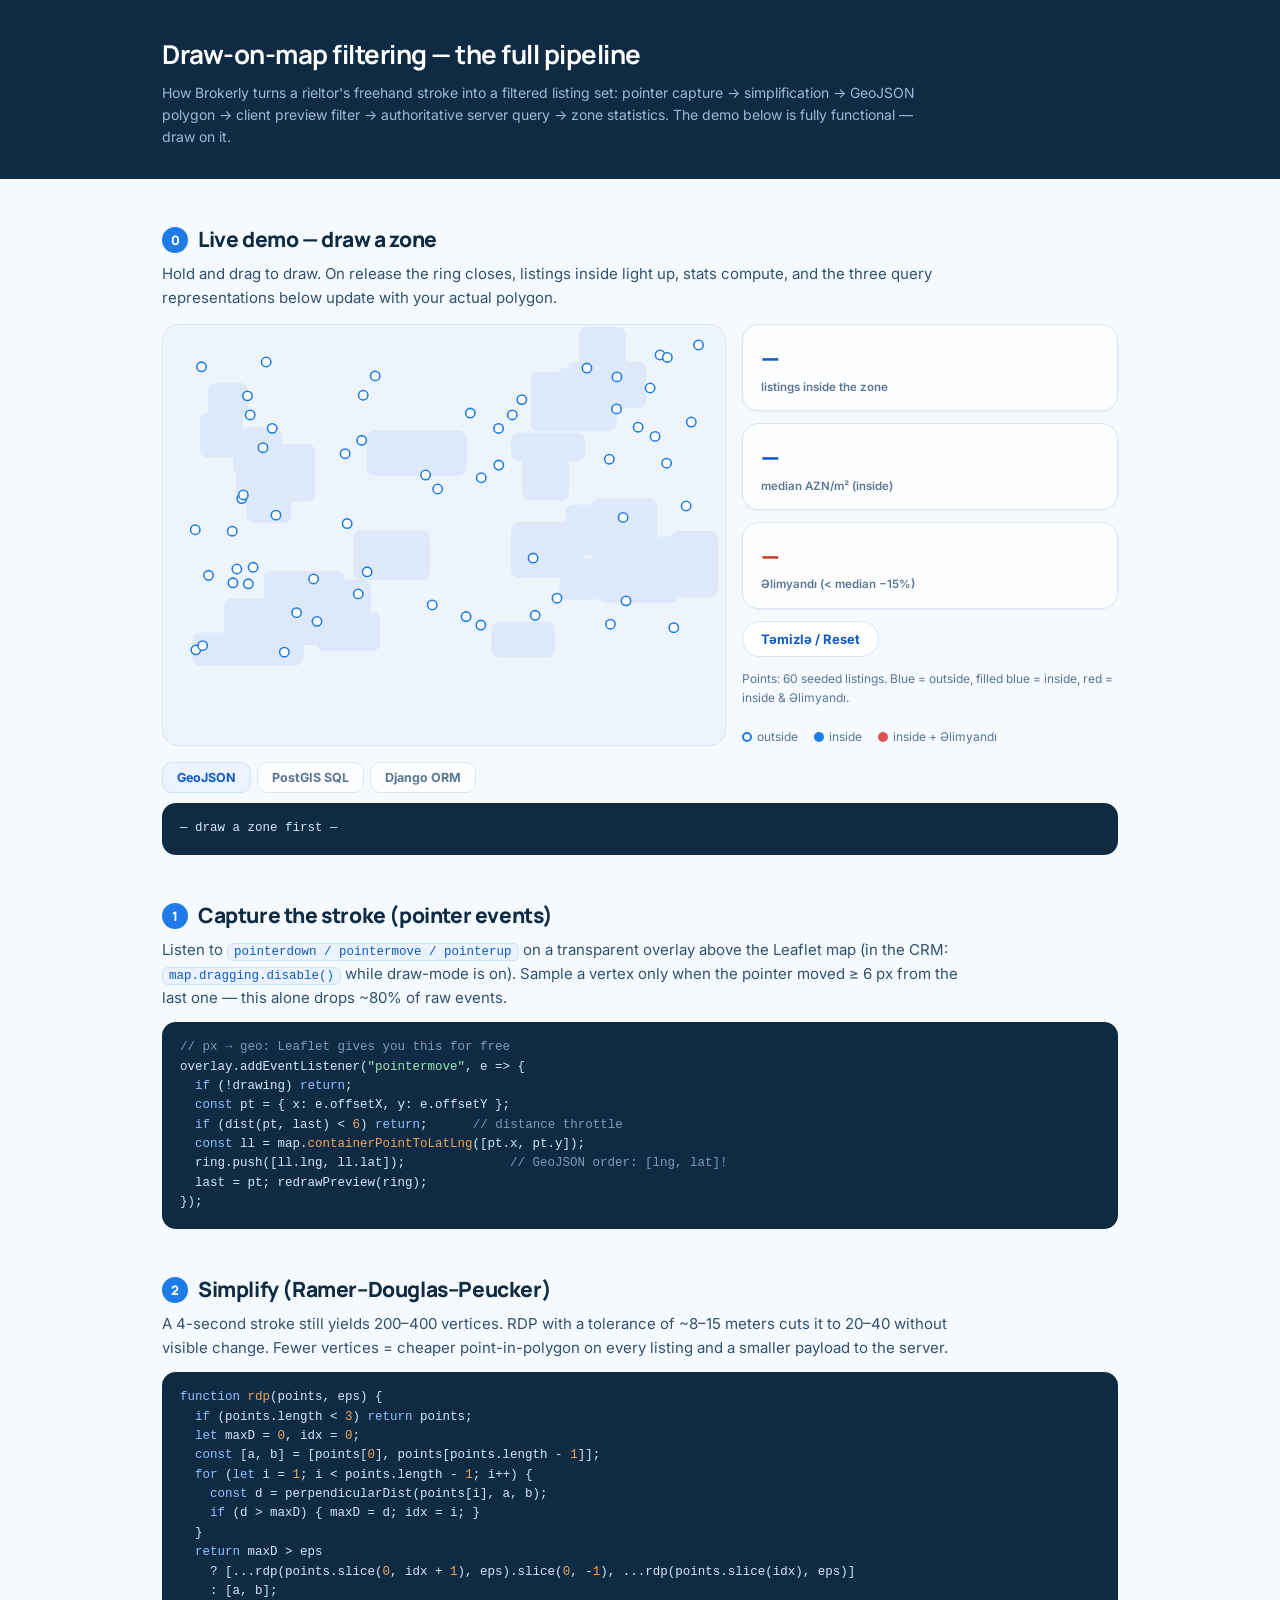
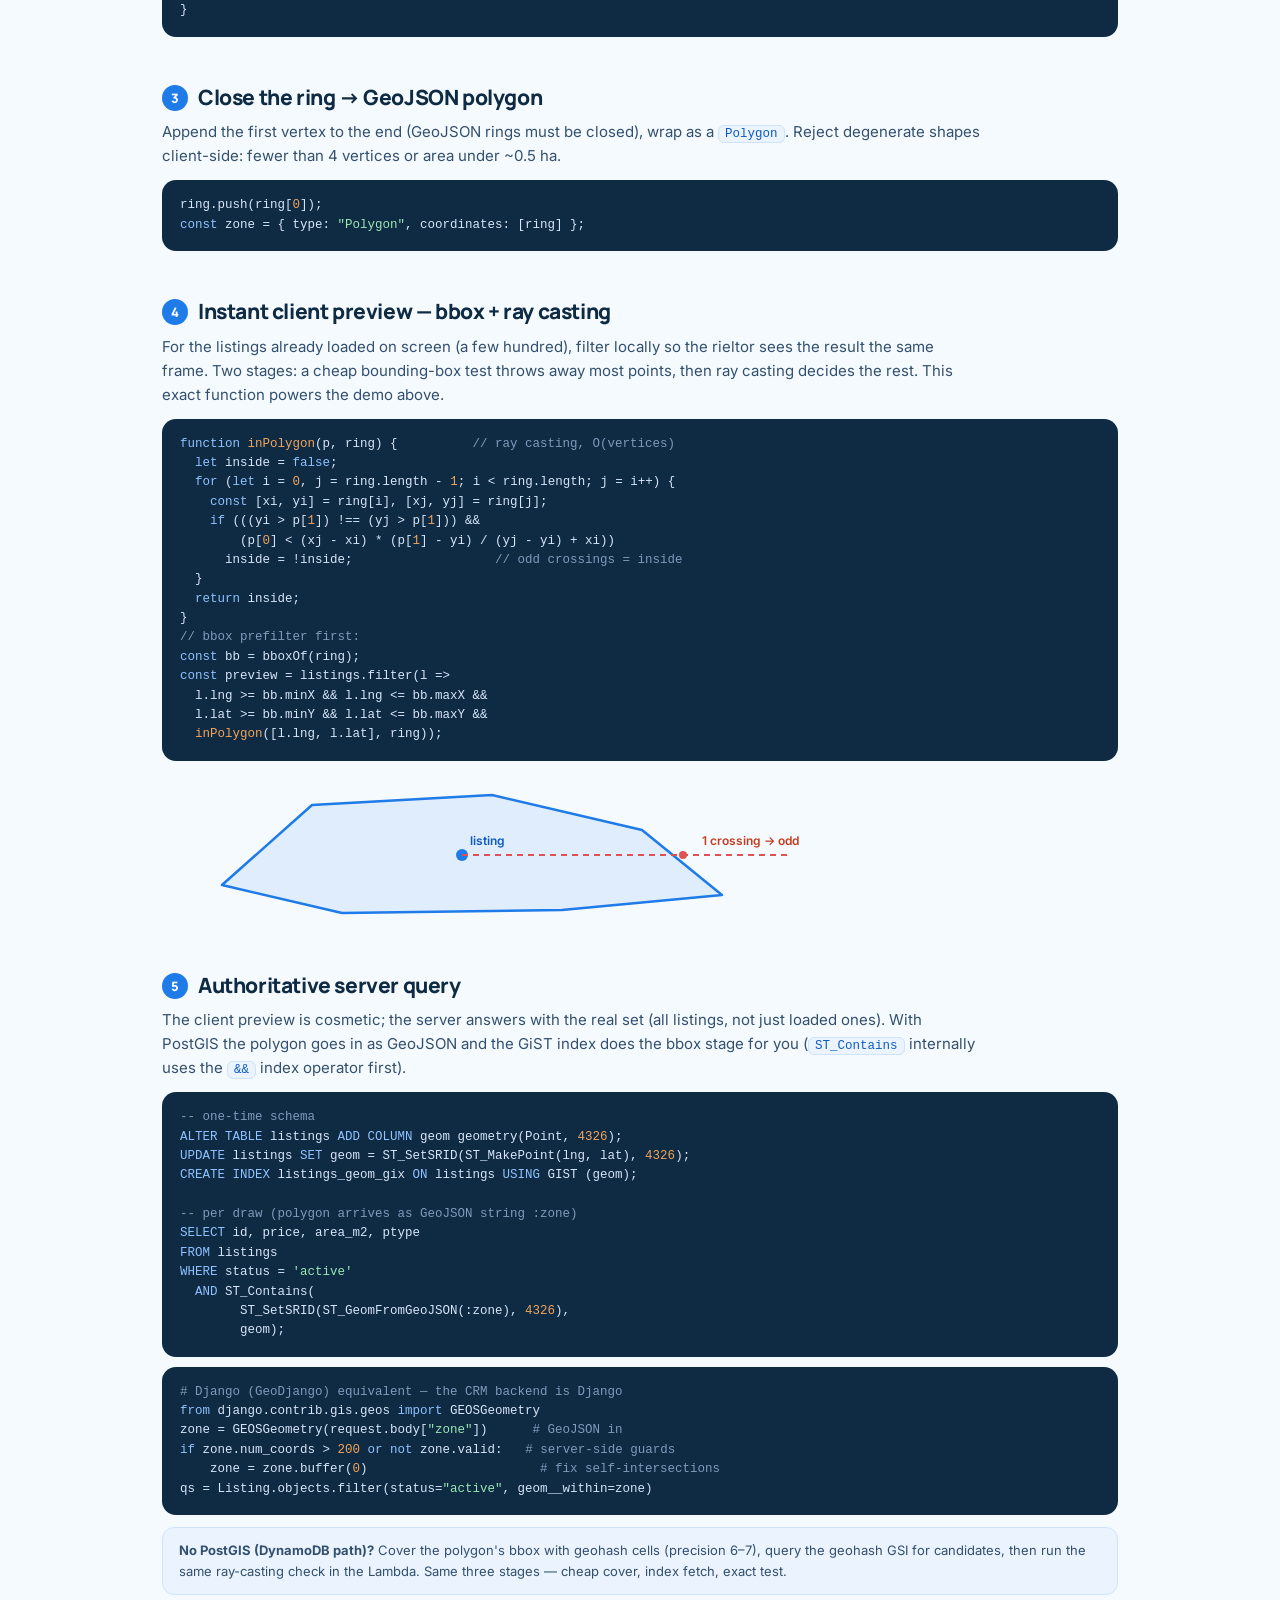
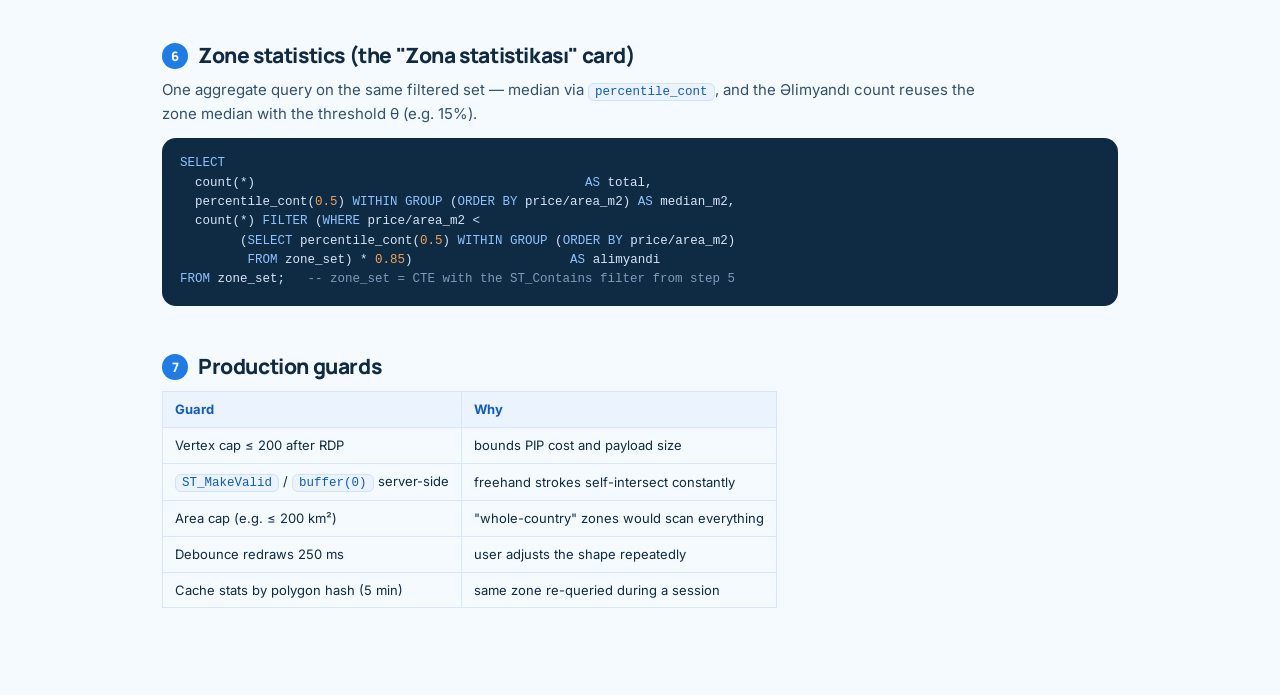
<file: map-draw-filtering.html>
<!DOCTYPE html>
<html lang="en">
<head>
<meta charset="UTF-8">
<meta name="viewport" content="width=device-width, initial-scale=1">
<title>Brokerly — how draw-on-map filtering works</title>
<link href="https://fonts.googleapis.com/css2?family=Manrope:wght@700;800&family=Inter:wght@400;500;600;700&display=swap" rel="stylesheet">
<style>
:root{
  --bg:#F5FAFF; --ink:#0F2A43; --muted:#5B7593;
  --blue:#1E7BE8; --deep:#0E5BC4; --sky:#EAF3FE; --line:#D8E6F7;
  --green:#1E9E6A; --green-soft:#E4F6EE; --red:#E05252; --grad:#E88625;
}
*{box-sizing:border-box;margin:0;padding:0}
body{font-family:"Inter",system-ui,sans-serif;color:var(--ink);font-size:15px;line-height:1.6;background:var(--bg);padding-bottom:80px}
h1,h2,h3{font-family:"Manrope","Inter",system-ui,sans-serif}
.wrap{max-width:1000px;margin:0 auto;padding:0 22px}
header{background:#0F2A43;color:#fff;padding:34px 0 30px;margin-bottom:34px}
header h1{font-size:26px;letter-spacing:-.5px}
header p{color:#9FB8D4;font-size:14px;margin-top:6px;max-width:760px}
h2{font-size:21px;font-weight:800;letter-spacing:-.4px;margin:44px 0 6px}
h2 .n{display:inline-flex;width:26px;height:26px;border-radius:99px;background:var(--blue);color:#fff;font-size:13px;align-items:center;justify-content:center;margin-right:10px;vertical-align:2px}
p.d{color:#33506E;max-width:820px;margin-bottom:12px}
.card{background:rgba(255,255,255,.85);border:1px solid var(--line);border-radius:16px;box-shadow:0 1px 2px rgba(15,42,67,.05)}
pre{background:#0F2A43;color:#D7E6F8;border-radius:14px;padding:16px 18px;font-size:12.5px;line-height:1.55;overflow-x:auto;margin:10px 0 4px;font-family:ui-monospace,SFMono-Regular,Menlo,monospace}
pre .c{color:#7E9BBC}pre .k{color:#8FC2FF}pre .s{color:#9AE6B4}pre .f{color:#F0A45C}
code{background:var(--sky);border:1px solid #CFE4FB;border-radius:6px;padding:1px 6px;font-size:12.5px;color:var(--deep);font-family:ui-monospace,Menlo,monospace}
.note{background:var(--sky);border:1px solid #CFE4FB;border-radius:12px;padding:12px 16px;font-size:13px;color:#33506E;margin:12px 0}
/* demo */
.demo{display:grid;grid-template-columns:1.5fr 1fr;gap:16px;margin-top:14px}
.stagebox{position:relative;border-radius:16px;overflow:hidden;border:1px solid var(--line);background:#EDF4FC;touch-action:none;cursor:crosshair}
.stagebox svg{display:block;width:100%;height:auto}
.side{display:flex;flex-direction:column;gap:12px}
.stat{padding:14px 18px}
.stat .v{font-family:"Manrope",sans-serif;font-size:24px;font-weight:800}
.stat .v.blue{color:var(--deep)} .stat .v.hot{color:#C43D1F}
.stat .l{font-size:11.5px;color:var(--muted);font-weight:600}
.btnrow{display:flex;gap:10px}
button.rb{border:1px solid var(--line);background:#fff;color:var(--deep);border-radius:99px;padding:9px 18px;font-weight:700;font-size:13px;cursor:pointer;font-family:inherit}
button.rb:hover{background:var(--sky)}
.hint{font-size:12px;color:var(--muted)}
.tabs{display:flex;gap:6px;margin-top:16px}
.tabs button{border:1px solid var(--line);background:rgba(255,255,255,.8);color:var(--muted);border-radius:10px;padding:7px 14px;font-weight:700;font-size:12.5px;cursor:pointer;font-family:inherit}
.tabs button.on{background:var(--sky);color:var(--deep);border-color:#CFE4FB}
.qout{display:none}.qout.on{display:block}
.legend{display:flex;gap:16px;margin-top:8px;font-size:12px;color:var(--muted);flex-wrap:wrap}
.legend i{display:inline-block;width:10px;height:10px;border-radius:99px;margin-right:5px;vertical-align:-1px}
@media(max-width:820px){.demo{grid-template-columns:1fr}}
table{border-collapse:collapse;font-size:13px;margin:8px 0}
td,th{border:1px solid var(--line);padding:7px 12px;text-align:left}
th{background:var(--sky);color:var(--deep)}
</style>
</head>
<body>
<header><div class="wrap">
  <h1>Draw-on-map filtering — the full pipeline</h1>
  <p>How Brokerly turns a rieltor's freehand stroke into a filtered listing set: pointer capture → simplification → GeoJSON polygon → client preview filter → authoritative server query → zone statistics. The demo below is fully functional — draw on it.</p>
</div></header>
<div class="wrap">

<h2><span class="n">0</span>Live demo — draw a zone</h2>
<p class="d">Hold and drag to draw. On release the ring closes, listings inside light up, stats compute, and the three query representations below update with your actual polygon.</p>

<div class="demo">
  <div class="stagebox" id="stage">
    <svg id="map" viewBox="0 0 720 440">
      <rect width="720" height="440" fill="#EDF4FC"/>
      <g fill="#DDE9F8" id="blocks"></g>
      <path id="zoneFill" fill="rgba(30,123,232,.12)" d=""/>
      <path id="zoneLine" fill="none" stroke="#1E7BE8" stroke-width="3" stroke-linecap="round" stroke-linejoin="round" d=""/>
      <g id="pts"></g>
    </svg>
  </div>
  <div class="side">
    <div class="card stat"><div class="v blue" id="stCount">—</div><div class="l">listings inside the zone</div></div>
    <div class="card stat"><div class="v blue" id="stMedian">—</div><div class="l">median AZN/m² (inside)</div></div>
    <div class="card stat"><div class="v hot" id="stHot">—</div><div class="l">Əlimyandı (&lt; median −15%)</div></div>
    <div class="btnrow"><button class="rb" id="reset">Təmizlə / Reset</button></div>
    <div class="hint">Points: 60 seeded listings. Blue = outside, filled blue = inside, red = inside &amp; Əlimyandı.</div>
    <div class="legend">
      <span><i style="background:#fff;border:2px solid #1E7BE8"></i>outside</span>
      <span><i style="background:#1E7BE8"></i>inside</span>
      <span><i style="background:#E05252"></i>inside + Əlimyandı</span>
    </div>
  </div>
</div>

<div class="tabs">
  <button class="on" data-q="qGeo">GeoJSON</button>
  <button data-q="qSql">PostGIS SQL</button>
  <button data-q="qDj">Django ORM</button>
</div>
<pre class="qout on" id="qGeo">— draw a zone first —</pre>
<pre class="qout" id="qSql">— draw a zone first —</pre>
<pre class="qout" id="qDj">— draw a zone first —</pre>

<h2><span class="n">1</span>Capture the stroke (pointer events)</h2>
<p class="d">Listen to <code>pointerdown / pointermove / pointerup</code> on a transparent overlay above the Leaflet map (in the CRM: <code>map.dragging.disable()</code> while draw-mode is on). Sample a vertex only when the pointer moved ≥ 6 px from the last one — this alone drops ~80% of raw events.</p>
<pre><span class="c">// px → geo: Leaflet gives you this for free</span>
overlay.addEventListener(<span class="s">"pointermove"</span>, e =&gt; {
  <span class="k">if</span> (!drawing) <span class="k">return</span>;
  <span class="k">const</span> pt = { x: e.offsetX, y: e.offsetY };
  <span class="k">if</span> (dist(pt, last) &lt; <span class="f">6</span>) <span class="k">return</span>;      <span class="c">// distance throttle</span>
  <span class="k">const</span> ll = map.<span class="f">containerPointToLatLng</span>([pt.x, pt.y]);
  ring.push([ll.lng, ll.lat]);              <span class="c">// GeoJSON order: [lng, lat]!</span>
  last = pt; redrawPreview(ring);
});</pre>

<h2><span class="n">2</span>Simplify (Ramer–Douglas–Peucker)</h2>
<p class="d">A 4-second stroke still yields 200–400 vertices. RDP with a tolerance of ~8–15 meters cuts it to 20–40 without visible change. Fewer vertices = cheaper point-in-polygon on every listing and a smaller payload to the server.</p>
<pre><span class="k">function</span> <span class="f">rdp</span>(points, eps) {
  <span class="k">if</span> (points.length &lt; <span class="f">3</span>) <span class="k">return</span> points;
  <span class="k">let</span> maxD = <span class="f">0</span>, idx = <span class="f">0</span>;
  <span class="k">const</span> [a, b] = [points[<span class="f">0</span>], points[points.length - <span class="f">1</span>]];
  <span class="k">for</span> (<span class="k">let</span> i = <span class="f">1</span>; i &lt; points.length - <span class="f">1</span>; i++) {
    <span class="k">const</span> d = perpendicularDist(points[i], a, b);
    <span class="k">if</span> (d &gt; maxD) { maxD = d; idx = i; }
  }
  <span class="k">return</span> maxD &gt; eps
    ? [...rdp(points.slice(<span class="f">0</span>, idx + <span class="f">1</span>), eps).slice(<span class="f">0</span>, -<span class="f">1</span>), ...rdp(points.slice(idx), eps)]
    : [a, b];
}</pre>

<h2><span class="n">3</span>Close the ring → GeoJSON polygon</h2>
<p class="d">Append the first vertex to the end (GeoJSON rings must be closed), wrap as a <code>Polygon</code>. Reject degenerate shapes client-side: fewer than 4 vertices or area under ~0.5 ha.</p>
<pre>ring.push(ring[<span class="f">0</span>]);
<span class="k">const</span> zone = { type: <span class="s">"Polygon"</span>, coordinates: [ring] };</pre>

<h2><span class="n">4</span>Instant client preview — bbox + ray casting</h2>
<p class="d">For the listings already loaded on screen (a few hundred), filter locally so the rieltor sees the result the same frame. Two stages: a cheap bounding-box test throws away most points, then ray casting decides the rest. This exact function powers the demo above.</p>
<pre><span class="k">function</span> <span class="f">inPolygon</span>(p, ring) {          <span class="c">// ray casting, O(vertices)</span>
  <span class="k">let</span> inside = <span class="k">false</span>;
  <span class="k">for</span> (<span class="k">let</span> i = <span class="f">0</span>, j = ring.length - <span class="f">1</span>; i &lt; ring.length; j = i++) {
    <span class="k">const</span> [xi, yi] = ring[i], [xj, yj] = ring[j];
    <span class="k">if</span> (((yi &gt; p[<span class="f">1</span>]) !== (yj &gt; p[<span class="f">1</span>])) &amp;&amp;
        (p[<span class="f">0</span>] &lt; (xj - xi) * (p[<span class="f">1</span>] - yi) / (yj - yi) + xi))
      inside = !inside;                   <span class="c">// odd crossings = inside</span>
  }
  <span class="k">return</span> inside;
}
<span class="c">// bbox prefilter first:</span>
<span class="k">const</span> bb = bboxOf(ring);
<span class="k">const</span> preview = listings.filter(l =&gt;
  l.lng &gt;= bb.minX &amp;&amp; l.lng &lt;= bb.maxX &amp;&amp;
  l.lat &gt;= bb.minY &amp;&amp; l.lat &lt;= bb.maxY &amp;&amp;
  <span class="f">inPolygon</span>([l.lng, l.lat], ring));</pre>
<svg viewBox="0 0 640 150" style="max-width:640px;display:block;margin:14px 0">
  <polygon points="60,110 150,30 330,20 480,55 560,120 400,135 180,138" fill="rgba(30,123,232,.10)" stroke="#1E7BE8" stroke-width="2.5" stroke-linejoin="round"/>
  <circle cx="300" cy="80" r="6" fill="#1E7BE8"/>
  <line x1="300" y1="80" x2="630" y2="80" stroke="#E05252" stroke-width="2" stroke-dasharray="6 5"/>
  <circle cx="521" cy="80" r="4" fill="#E05252"/>
  <text x="308" y="70" font-family="Inter" font-size="12" font-weight="600" fill="#0E5BC4">listing</text>
  <text x="540" y="70" font-family="Inter" font-size="12" font-weight="600" fill="#C43D1F">1 crossing → odd → inside</text>
</svg>

<h2><span class="n">5</span>Authoritative server query</h2>
<p class="d">The client preview is cosmetic; the server answers with the real set (all listings, not just loaded ones). With PostGIS the polygon goes in as GeoJSON and the GiST index does the bbox stage for you (<code>ST_Contains</code> internally uses the <code>&amp;&amp;</code> index operator first).</p>
<pre><span class="c">-- one-time schema</span>
<span class="k">ALTER TABLE</span> listings <span class="k">ADD COLUMN</span> geom geometry(Point, <span class="f">4326</span>);
<span class="k">UPDATE</span> listings <span class="k">SET</span> geom = ST_SetSRID(ST_MakePoint(lng, lat), <span class="f">4326</span>);
<span class="k">CREATE INDEX</span> listings_geom_gix <span class="k">ON</span> listings <span class="k">USING</span> GIST (geom);

<span class="c">-- per draw (polygon arrives as GeoJSON string :zone)</span>
<span class="k">SELECT</span> id, price, area_m2, ptype
<span class="k">FROM</span> listings
<span class="k">WHERE</span> status = <span class="s">'active'</span>
  <span class="k">AND</span> ST_Contains(
        ST_SetSRID(ST_GeomFromGeoJSON(:zone), <span class="f">4326</span>),
        geom);</pre>
<pre><span class="c"># Django (GeoDjango) equivalent — the CRM backend is Django</span>
<span class="k">from</span> django.contrib.gis.geos <span class="k">import</span> GEOSGeometry
zone = GEOSGeometry(request.body[<span class="s">"zone"</span>])      <span class="c"># GeoJSON in</span>
<span class="k">if</span> zone.num_coords &gt; <span class="f">200</span> <span class="k">or not</span> zone.valid:   <span class="c"># server-side guards</span>
    zone = zone.buffer(<span class="f">0</span>)                       <span class="c"># fix self-intersections</span>
qs = Listing.objects.filter(status=<span class="s">"active"</span>, geom__within=zone)</pre>
<div class="note"><b>No PostGIS (DynamoDB path)?</b> Cover the polygon's bbox with geohash cells (precision 6–7), query the geohash GSI for candidates, then run the same ray-casting check in the Lambda. Same three stages — cheap cover, index fetch, exact test.</div>

<h2><span class="n">6</span>Zone statistics (the "Zona statistikası" card)</h2>
<p class="d">One aggregate query on the same filtered set — median via <code>percentile_cont</code>, and the Əlimyandı count reuses the zone median with the threshold θ (e.g. 15%).</p>
<pre><span class="k">SELECT</span>
  count(*)                                            <span class="k">AS</span> total,
  percentile_cont(<span class="f">0.5</span>) <span class="k">WITHIN GROUP</span> (<span class="k">ORDER BY</span> price/area_m2) <span class="k">AS</span> median_m2,
  count(*) <span class="k">FILTER</span> (<span class="k">WHERE</span> price/area_m2 &lt;
        (<span class="k">SELECT</span> percentile_cont(<span class="f">0.5</span>) <span class="k">WITHIN GROUP</span> (<span class="k">ORDER BY</span> price/area_m2)
         <span class="k">FROM</span> zone_set) * <span class="f">0.85</span>)                     <span class="k">AS</span> alimyandi
<span class="k">FROM</span> zone_set;   <span class="c">-- zone_set = CTE with the ST_Contains filter from step 5</span></pre>

<h2><span class="n">7</span>Production guards</h2>
<table>
  <tr><th>Guard</th><th>Why</th></tr>
  <tr><td>Vertex cap ≤ 200 after RDP</td><td>bounds PIP cost and payload size</td></tr>
  <tr><td><code>ST_MakeValid</code> / <code>buffer(0)</code> server-side</td><td>freehand strokes self-intersect constantly</td></tr>
  <tr><td>Area cap (e.g. ≤ 200 km²)</td><td>"whole-country" zones would scan everything</td></tr>
  <tr><td>Debounce redraws 250 ms</td><td>user adjusts the shape repeatedly</td></tr>
  <tr><td>Cache stats by polygon hash (5 min)</td><td>same zone re-queried during a session</td></tr>
</table>

</div>
<script>
(function(){
  // seeded PRNG for reproducible demo/tests
  function mulberry32(a){return function(){a|=0;a=a+0x6D2B79F5|0;var t=Math.imul(a^a>>>15,1|a);t=t+Math.imul(t^t>>>7,61|t)^t;return((t^t>>>14)>>>0)/4294967296}}
  var rnd = mulberry32(20260811);

  // blocks background
  var blocks=document.getElementById("blocks"), bfrag="";
  for(var i=0;i<26;i++){
    var w=50+rnd()*90, h=34+rnd()*56, x=rnd()*(720-w), y=rnd()*(440-h);
    bfrag+='<rect x="'+x.toFixed(0)+'" y="'+y.toFixed(0)+'" width="'+w.toFixed(0)+'" height="'+h.toFixed(0)+'" rx="10"/>';
  }
  blocks.innerHTML=bfrag;

  // 60 listings with px coords + price per m²
  var L=[];
  for(var i=0;i<60;i++){
    L.push({x:20+rnd()*680, y:20+rnd()*400, ppm: Math.round(1400+rnd()*1600)});
  }
  var pts=document.getElementById("pts");
  function renderPts(insideIdx, hotIdx){
    var s="";
    L.forEach(function(p,i){
      var cls = hotIdx.has(i) ? 'fill="#E05252" stroke="#fff"' :
                insideIdx.has(i) ? 'fill="#1E7BE8" stroke="#fff"' :
                'fill="#fff" stroke="#1E7BE8"';
      s+='<circle cx="'+p.x.toFixed(1)+'" cy="'+p.y.toFixed(1)+'" r="6" stroke-width="2" '+cls+'/>';
    });
    pts.innerHTML=s;
  }
  renderPts(new Set(), new Set());

  // --- the same functions the doc explains ---
  function inPolygon(p, ring){
    var inside=false;
    for(var i=0,j=ring.length-1;i<ring.length;j=i++){
      var xi=ring[i][0], yi=ring[i][1], xj=ring[j][0], yj=ring[j][1];
      if(((yi>p[1])!==(yj>p[1])) && (p[0] < (xj-xi)*(p[1]-yi)/(yj-yi)+xi)) inside=!inside;
    }
    return inside;
  }
  function perp(p,a,b){
    var dx=b[0]-a[0], dy=b[1]-a[1], L2=dx*dx+dy*dy;
    if(!L2) return Math.hypot(p[0]-a[0],p[1]-a[1]);
    var t=Math.max(0,Math.min(1,((p[0]-a[0])*dx+(p[1]-a[1])*dy)/L2));
    return Math.hypot(p[0]-(a[0]+t*dx), p[1]-(a[1]+t*dy));
  }
  function rdp(pts,eps){
    if(pts.length<3) return pts;
    var maxD=0, idx=0, a=pts[0], b=pts[pts.length-1];
    for(var i=1;i<pts.length-1;i++){var d=perp(pts[i],a,b); if(d>maxD){maxD=d;idx=i;}}
    return maxD>eps
      ? rdp(pts.slice(0,idx+1),eps).slice(0,-1).concat(rdp(pts.slice(idx),eps))
      : [a,b];
  }

  // px → fake Baku lat/lng (linear map, for the query displays)
  function toLL(p){ return [ (49.80+p[0]/720*0.12).toFixed(5), (40.435-p[1]/440*0.07).toFixed(5) ]; } // [lng,lat]

  var stage=document.getElementById("stage"), svg=document.getElementById("map");
  var zl=document.getElementById("zoneLine"), zf=document.getElementById("zoneFill");
  var raw=[], drawing=false;

  function svgPoint(e){
    var r=svg.getBoundingClientRect();
    return [ (e.clientX-r.left)*720/r.width, (e.clientY-r.top)*440/r.height ];
  }
  function pathOf(ring, close){
    if(!ring.length) return "";
    return "M"+ring.map(function(p){return p[0].toFixed(1)+" "+p[1].toFixed(1)}).join(" L ")+(close?" Z":"");
  }
  stage.addEventListener("pointerdown", function(e){
    drawing=true; raw=[svgPoint(e)];
    zf.setAttribute("d",""); zl.setAttribute("d","");
    renderPts(new Set(), new Set());
    setOut("— drawing… —");
    stage.setPointerCapture(e.pointerId);
  });
  stage.addEventListener("pointermove", function(e){
    if(!drawing) return;
    var p=svgPoint(e), last=raw[raw.length-1];
    if(Math.hypot(p[0]-last[0],p[1]-last[1])<6) return;   // step 1: distance throttle
    raw.push(p);
    zl.setAttribute("d", pathOf(raw,false));
  });
  function finish(){
    if(!drawing) return; drawing=false;
    if(raw.length<4){ setOut("— zone too small, draw again —"); zl.setAttribute("d",""); return; }
    var ring=rdp(raw, 4);                                  // step 2: simplify
    ring.push(ring[0]);                                    // step 3: close ring
    zl.setAttribute("d", pathOf(ring,true));
    zf.setAttribute("d", pathOf(ring,true));
    // step 4: bbox + PIP
    var xs=ring.map(function(p){return p[0]}), ys=ring.map(function(p){return p[1]});
    var bb={minX:Math.min.apply(0,xs),maxX:Math.max.apply(0,xs),minY:Math.min.apply(0,ys),maxY:Math.max.apply(0,ys)};
    var inside=new Set();
    L.forEach(function(l,i){
      if(l.x<bb.minX||l.x>bb.maxX||l.y<bb.minY||l.y>bb.maxY) return;
      if(inPolygon([l.x,l.y], ring)) inside.add(i);
    });
    // step 6: stats
    var vals=[...inside].map(function(i){return L[i].ppm}).sort(function(a,b){return a-b});
    var med = vals.length? (vals.length%2? vals[(vals.length-1)/2] : Math.round((vals[vals.length/2-1]+vals[vals.length/2])/2)) : 0;
    var hot=new Set([...inside].filter(function(i){return L[i].ppm < med*0.85}));
    renderPts(inside, hot);
    document.getElementById("stCount").textContent = inside.size;
    document.getElementById("stMedian").textContent = med? med.toLocaleString("en").replace(/,/g," ") : "—";
    document.getElementById("stHot").textContent = hot.size;
    // query displays
    var ll=ring.map(toLL);
    var geo={type:"Polygon",coordinates:[ll.map(function(c){return [parseFloat(c[0]),parseFloat(c[1])]})]};
    var gs=JSON.stringify(geo,null,1).replace(/\n\s*(-?\d)/g," $1").replace(/\n\s*\]/g," ]");
    document.getElementById("qGeo").textContent = gs;
    document.getElementById("qSql").textContent =
"SELECT id, price, area_m2, ptype\nFROM listings\nWHERE status = 'active'\n  AND ST_Contains(\n        ST_SetSRID(ST_GeomFromGeoJSON('"+JSON.stringify(geo)+"'), 4326),\n        geom);\n\n-- "+inside.size+" rows · vertices after RDP: "+(ring.length-1);
    document.getElementById("qDj").textContent =
"zone = GEOSGeometry('"+JSON.stringify(geo)+"')\nif not zone.valid: zone = zone.buffer(0)\nqs = Listing.objects.filter(status='active', geom__within=zone)\n# → "+inside.size+" listings";
    window.__zone = {inside: inside.size, hot: hot.size, median: med, vertices: ring.length-1};
  }
  stage.addEventListener("pointerup", finish);
  stage.addEventListener("pointercancel", finish);
  function setOut(msg){ ["qGeo","qSql","qDj"].forEach(function(id){document.getElementById(id).textContent=msg;}); }
  document.getElementById("reset").addEventListener("click", function(){
    raw=[]; zl.setAttribute("d",""); zf.setAttribute("d","");
    renderPts(new Set(), new Set());
    ["stCount","stMedian","stHot"].forEach(function(id){document.getElementById(id).textContent="—";});
    setOut("— draw a zone first —");
  });
  // tabs
  document.querySelectorAll(".tabs button").forEach(function(b){
    b.addEventListener("click", function(){
      document.querySelectorAll(".tabs button").forEach(function(x){x.classList.remove("on")});
      document.querySelectorAll(".qout").forEach(function(x){x.classList.remove("on")});
      b.classList.add("on");
      document.getElementById(b.getAttribute("data-q")).classList.add("on");
    });
  });
  // test hook
  window.__drawTest = function(cx,cy,rx,ry){
    var ev=function(type,x,y){
      var r=svg.getBoundingClientRect();
      return new PointerEvent(type,{clientX:r.left+x*r.width/720, clientY:r.top+y*r.height/440, pointerId:1, bubbles:true});
    };
    var first=[cx+rx, cy];
    stage.dispatchEvent(ev("pointerdown", first[0], first[1]));
    for(var a=0.1;a<=Math.PI*2;a+=0.12){
      stage.dispatchEvent(ev("pointermove", cx+Math.cos(a)*rx, cy+Math.sin(a)*ry));
    }
    stage.dispatchEvent(ev("pointerup", first[0], first[1]));
    return window.__zone;
  };
})();
</script>
</body>
</html>
</file>
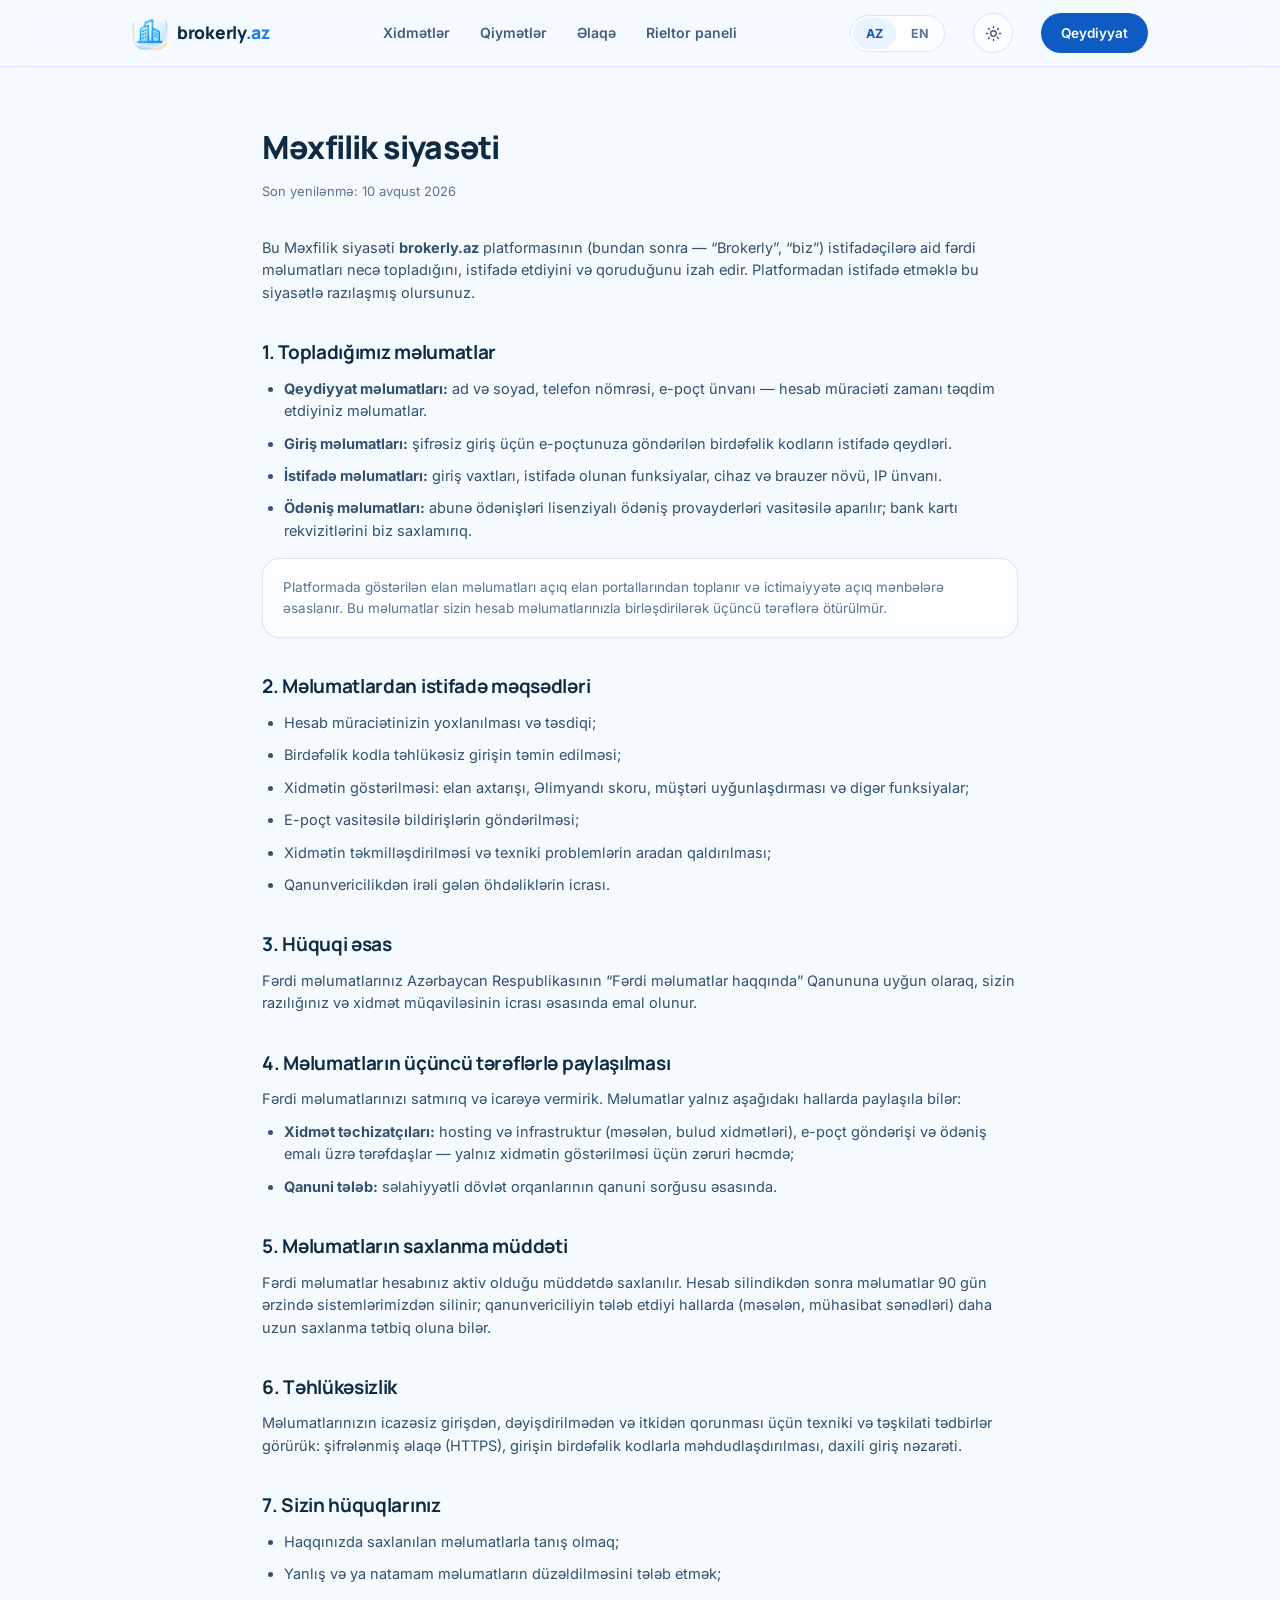
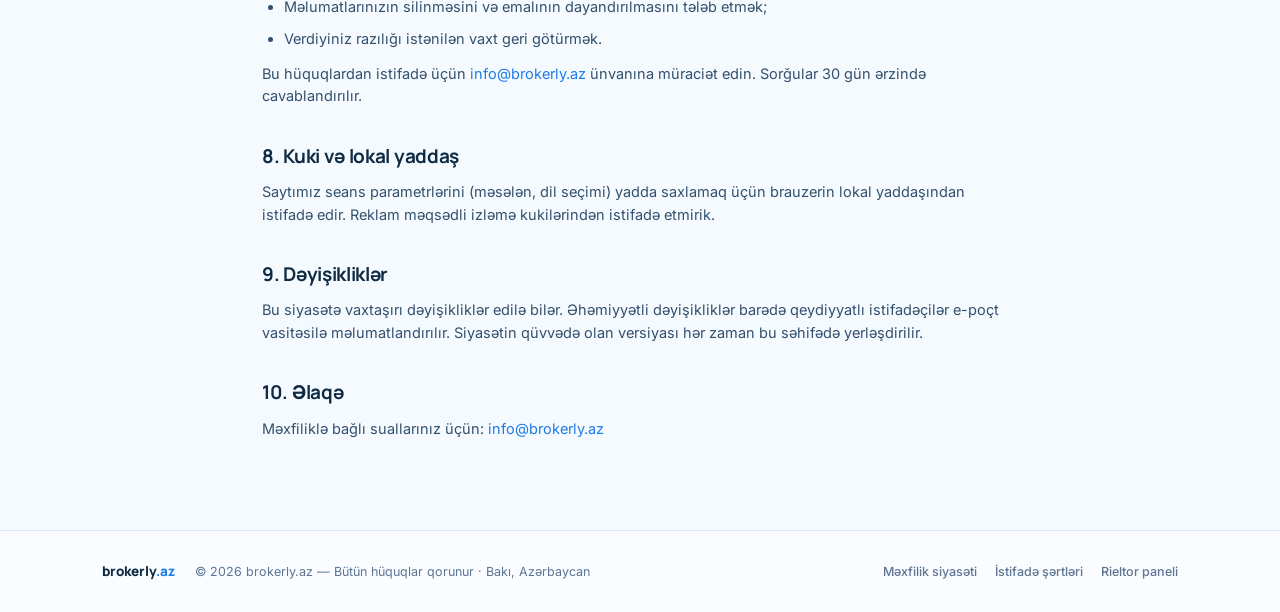
<file: privacy.html>
<!DOCTYPE html>
<html lang="az" data-title-az="Məxfilik siyasəti — brokerly.az" data-title-en="Privacy policy — brokerly.az">
<head>
<meta charset="UTF-8">
<meta name="viewport" content="width=device-width, initial-scale=1">
<title>Məxfilik siyasəti — brokerly.az</title>
<meta name="description" content="brokerly.az məxfilik siyasəti — hansı məlumatları toplayırıq, necə istifadə edirik və hüquqlarınız.">
<meta name="robots" content="index,follow">
<link rel="icon" type="image/png" href="favicon.png">
<script>
try{
  var th=localStorage.getItem("brokerly-theme");
  if(th==="dark"||(!th&&window.matchMedia&&matchMedia("(prefers-color-scheme: dark)").matches))
    document.documentElement.classList.add("dark");
}catch(e){}
</script>
<link rel="stylesheet" href="styles.css">
</head>
<body>

<div class="anav">
  <div class="in">
    <a href="index.html" style="display:flex;align-items:center;gap:9px"><img src="logo.png" alt="Brokerly"><span class="bt">brokerly<span>.az</span></span></a>
    <nav>
      <a href="index.html#features"><span data-az>Xidmətlər</span><span data-en>Services</span></a>
      <a href="index.html#pricing"><span data-az>Qiymətlər</span><span data-en>Pricing</span></a>
      <a href="index.html#contact"><span data-az>Əlaqə</span><span data-en>Contact</span></a>
      <a href="https://app.brokerly.az"><span data-az>Rieltor paneli</span><span data-en>Realtor panel</span></a>
    </nav>
    <div class="langseg" role="group" aria-label="Dil / Language">
      <button type="button" id="langAz" class="on">AZ</button>
      <button type="button" id="langEn">EN</button>
    </div>
    <button type="button" class="tbtn" id="themeBtn" aria-label="Tema / Theme">
      <svg class="sun" width="17" height="17" viewBox="0 0 24 24" fill="none" stroke="currentColor" stroke-width="2" stroke-linecap="round" stroke-linejoin="round"><circle cx="12" cy="12" r="4"/><path d="M12 2v2M12 20v2M4.93 4.93l1.41 1.41M17.66 17.66l1.41 1.41M2 12h2M20 12h2M6.34 17.66l-1.41 1.41M19.07 4.93l-1.41 1.41"/></svg>
      <svg class="moon" width="16" height="16" viewBox="0 0 24 24" fill="none" stroke="currentColor" stroke-width="2" stroke-linecap="round" stroke-linejoin="round"><path d="M12 3a6 6 0 0 0 9 9 9 9 0 1 1-9-9z"/></svg>
    </button>
    <a class="lgn" href="https://app.brokerly.az"><span data-az>Qeydiyyat</span><span data-en>Sign up</span></a>
    <button class="mbtn" id="mbtn" aria-expanded="false" aria-controls="mmenu" aria-label="Menyu / Menu">
      <svg width="20" height="20" viewBox="0 0 24 24" fill="none" stroke="currentColor" stroke-width="2" stroke-linecap="round"><path d="M4 7h16"/><path d="M4 12h16"/><path d="M4 17h16"/></svg>
    </button>
  </div>
</div>
<div class="mmenu" id="mmenu">
  <a href="index.html#features"><span data-az>Xidmətlər</span><span data-en>Services</span></a>
  <a href="index.html#pricing"><span data-az>Qiymətlər</span><span data-en>Pricing</span></a>
  <a href="index.html#faq">FAQ</a>
  <a href="index.html#contact"><span data-az>Əlaqə</span><span data-en>Contact</span></a>
  <a href="https://app.brokerly.az"><span data-az>Rieltor paneli</span><span data-en>Realtor panel</span></a>
  <a class="btn" href="https://app.brokerly.az" style="border-bottom:none"><span data-az>Pulsuz başla</span><span data-en>Start for free</span></a>
</div>

<main class="legal">

<div data-az>
  <h1>Məxfilik siyasəti</h1>
  <div class="upd">Son yenilənmə: 10 avqust 2026</div>

  <p>Bu Məxfilik siyasəti <b>brokerly.az</b> platformasının (bundan sonra — “Brokerly”, “biz”) istifadəçilərə aid fərdi məlumatları necə topladığını, istifadə etdiyini və qoruduğunu izah edir. Platformadan istifadə etməklə bu siyasətlə razılaşmış olursunuz.</p>

  <h2>1. Topladığımız məlumatlar</h2>
  <ul>
    <li><b>Qeydiyyat məlumatları:</b> ad və soyad, telefon nömrəsi, e-poçt ünvanı — hesab müraciəti zamanı təqdim etdiyiniz məlumatlar.</li>
    <li><b>Giriş məlumatları:</b> şifrəsiz giriş üçün e-poçtunuza göndərilən birdəfəlik kodların istifadə qeydləri.</li>
    <li><b>İstifadə məlumatları:</b> giriş vaxtları, istifadə olunan funksiyalar, cihaz və brauzer növü, IP ünvanı.</li>
    <li><b>Ödəniş məlumatları:</b> abunə ödənişləri lisenziyalı ödəniş provayderləri vasitəsilə aparılır; bank kartı rekvizitlərini biz saxlamırıq.</li>
  </ul>
  <div class="card"><p>Platformada göstərilən elan məlumatları açıq elan portallarından toplanır və ictimaiyyətə açıq mənbələrə əsaslanır. Bu məlumatlar sizin hesab məlumatlarınızla birləşdirilərək üçüncü tərəflərə ötürülmür.</p></div>

  <h2>2. Məlumatlardan istifadə məqsədləri</h2>
  <ul>
    <li>Hesab müraciətinizin yoxlanılması və təsdiqi;</li>
    <li>Birdəfəlik kodla təhlükəsiz girişin təmin edilməsi;</li>
    <li>Xidmətin göstərilməsi: elan axtarışı, Əlimyandı skoru, müştəri uyğunlaşdırması və digər funksiyalar;</li>
    <li>E-poçt vasitəsilə bildirişlərin göndərilməsi;</li>
    <li>Xidmətin təkmilləşdirilməsi və texniki problemlərin aradan qaldırılması;</li>
    <li>Qanunvericilikdən irəli gələn öhdəliklərin icrası.</li>
  </ul>

  <h2>3. Hüquqi əsas</h2>
  <p>Fərdi məlumatlarınız Azərbaycan Respublikasının “Fərdi məlumatlar haqqında” Qanununa uyğun olaraq, sizin razılığınız və xidmət müqaviləsinin icrası əsasında emal olunur.</p>

  <h2>4. Məlumatların üçüncü tərəflərlə paylaşılması</h2>
  <p>Fərdi məlumatlarınızı satmırıq və icarəyə vermirik. Məlumatlar yalnız aşağıdakı hallarda paylaşıla bilər:</p>
  <ul>
    <li><b>Xidmət təchizatçıları:</b> hosting və infrastruktur (məsələn, bulud xidmətləri), e-poçt göndərişi və ödəniş emalı üzrə tərəfdaşlar — yalnız xidmətin göstərilməsi üçün zəruri həcmdə;</li>
    <li><b>Qanuni tələb:</b> səlahiyyətli dövlət orqanlarının qanuni sorğusu əsasında.</li>
  </ul>

  <h2>5. Məlumatların saxlanma müddəti</h2>
  <p>Fərdi məlumatlar hesabınız aktiv olduğu müddətdə saxlanılır. Hesab silindikdən sonra məlumatlar 90 gün ərzində sistemlərimizdən silinir; qanunvericiliyin tələb etdiyi hallarda (məsələn, mühasibat sənədləri) daha uzun saxlanma tətbiq oluna bilər.</p>

  <h2>6. Təhlükəsizlik</h2>
  <p>Məlumatlarınızın icazəsiz girişdən, dəyişdirilmədən və itkidən qorunması üçün texniki və təşkilati tədbirlər görürük: şifrələnmiş əlaqə (HTTPS), girişin birdəfəlik kodlarla məhdudlaşdırılması, daxili giriş nəzarəti.</p>

  <h2>7. Sizin hüquqlarınız</h2>
  <ul>
    <li>Haqqınızda saxlanılan məlumatlarla tanış olmaq;</li>
    <li>Yanlış və ya natamam məlumatların düzəldilməsini tələb etmək;</li>
    <li>Məlumatlarınızın silinməsini və emalının dayandırılmasını tələb etmək;</li>
    <li>Verdiyiniz razılığı istənilən vaxt geri götürmək.</li>
  </ul>
  <p>Bu hüquqlardan istifadə üçün <a href="mailto:info@brokerly.az">info@brokerly.az</a> ünvanına müraciət edin. Sorğular 30 gün ərzində cavablandırılır.</p>

  <h2>8. Kuki və lokal yaddaş</h2>
  <p>Saytımız seans parametrlərini (məsələn, dil seçimi) yadda saxlamaq üçün brauzerin lokal yaddaşından istifadə edir. Reklam məqsədli izləmə kukilərindən istifadə etmirik.</p>

  <h2>9. Dəyişikliklər</h2>
  <p>Bu siyasətə vaxtaşırı dəyişikliklər edilə bilər. Əhəmiyyətli dəyişikliklər barədə qeydiyyatlı istifadəçilər e-poçt vasitəsilə məlumatlandırılır. Siyasətin qüvvədə olan versiyası hər zaman bu səhifədə yerləşdirilir.</p>

  <h2>10. Əlaqə</h2>
  <p>Məxfiliklə bağlı suallarınız üçün: <a href="mailto:info@brokerly.az">info@brokerly.az</a></p>
</div>

<div data-en>
  <h1>Privacy policy</h1>
  <div class="upd">Last updated: August 10, 2026</div>

  <p>This Privacy Policy explains how the <b>brokerly.az</b> platform (“Brokerly”, “we”) collects, uses, and protects personal data of its users. By using the platform, you agree to this policy.</p>

  <h2>1. Data we collect</h2>
  <ul>
    <li><b>Registration data:</b> full name, phone number, and email address provided when you apply for an account.</li>
    <li><b>Login data:</b> records of one-time codes sent to your email for passwordless login.</li>
    <li><b>Usage data:</b> login times, features used, device and browser type, IP address.</li>
    <li><b>Payment data:</b> subscription payments are processed by licensed payment providers; we do not store card details.</li>
  </ul>
  <div class="card"><p>Listing data shown on the platform is collected from public listing portals and is based on publicly available sources. It is not combined with your account data and shared with third parties.</p></div>

  <h2>2. How we use data</h2>
  <ul>
    <li>Reviewing and approving your account application;</li>
    <li>Providing secure one-time-code login;</li>
    <li>Delivering the service: listing search, urgency scoring, client matching, and other features;</li>
    <li>Sending notifications via email;</li>
    <li>Improving the service and resolving technical issues;</li>
    <li>Complying with legal obligations.</li>
  </ul>

  <h2>3. Legal basis</h2>
  <p>Your personal data is processed in accordance with the Law of the Republic of Azerbaijan “On Personal Data”, based on your consent and the performance of the service agreement.</p>

  <h2>4. Sharing with third parties</h2>
  <p>We do not sell or rent your personal data. Data may be shared only in the following cases:</p>
  <ul>
    <li><b>Service providers:</b> hosting and infrastructure (e.g., cloud services), email delivery, and payment processing partners — only to the extent necessary to provide the service;</li>
    <li><b>Legal requirement:</b> upon a lawful request from competent state authorities.</li>
  </ul>

  <h2>5. Data retention</h2>
  <p>Personal data is kept while your account is active. After account deletion, data is removed from our systems within 90 days; longer retention may apply where required by law (e.g., accounting records).</p>

  <h2>6. Security</h2>
  <p>We apply technical and organizational measures to protect your data from unauthorized access, alteration, and loss: encrypted connections (HTTPS), one-time-code login, and internal access controls.</p>

  <h2>7. Your rights</h2>
  <ul>
    <li>Access the data we hold about you;</li>
    <li>Request correction of inaccurate or incomplete data;</li>
    <li>Request deletion of your data and suspension of processing;</li>
    <li>Withdraw your consent at any time.</li>
  </ul>
  <p>To exercise these rights, contact <a href="mailto:info@brokerly.az">info@brokerly.az</a>. Requests are answered within 30 days.</p>

  <h2>8. Cookies and local storage</h2>
  <p>Our site uses browser local storage to remember session preferences (such as language). We do not use advertising or tracking cookies.</p>

  <h2>9. Changes</h2>
  <p>This policy may be updated from time to time. Registered users are notified of material changes by email. The current version is always available on this page.</p>

  <h2>10. Contact</h2>
  <p>For privacy questions: <a href="mailto:info@brokerly.az">info@brokerly.az</a></p>
</div>

</main>

<footer>
  <div class="wrap foot">
    <span class="brand"><b>brokerly<span>.az</span></b></span>
    <span>© 2026 brokerly.az — <span data-az>Bütün hüquqlar qorunur · Bakı, Azərbaycan</span><span data-en>All rights reserved · Baku, Azerbaijan</span></span>
    <span class="links">
      <a href="privacy.html"><span data-az>Məxfilik siyasəti</span><span data-en>Privacy policy</span></a>
      <a href="terms.html"><span data-az>İstifadə şərtləri</span><span data-en>Terms of use</span></a>
      <a href="https://app.brokerly.az"><span data-az>Rieltor paneli</span><span data-en>Realtor panel</span></a>
    </span>
  </div>
</footer>

<script src="site.js"></script>
</body>
</html>
</file>
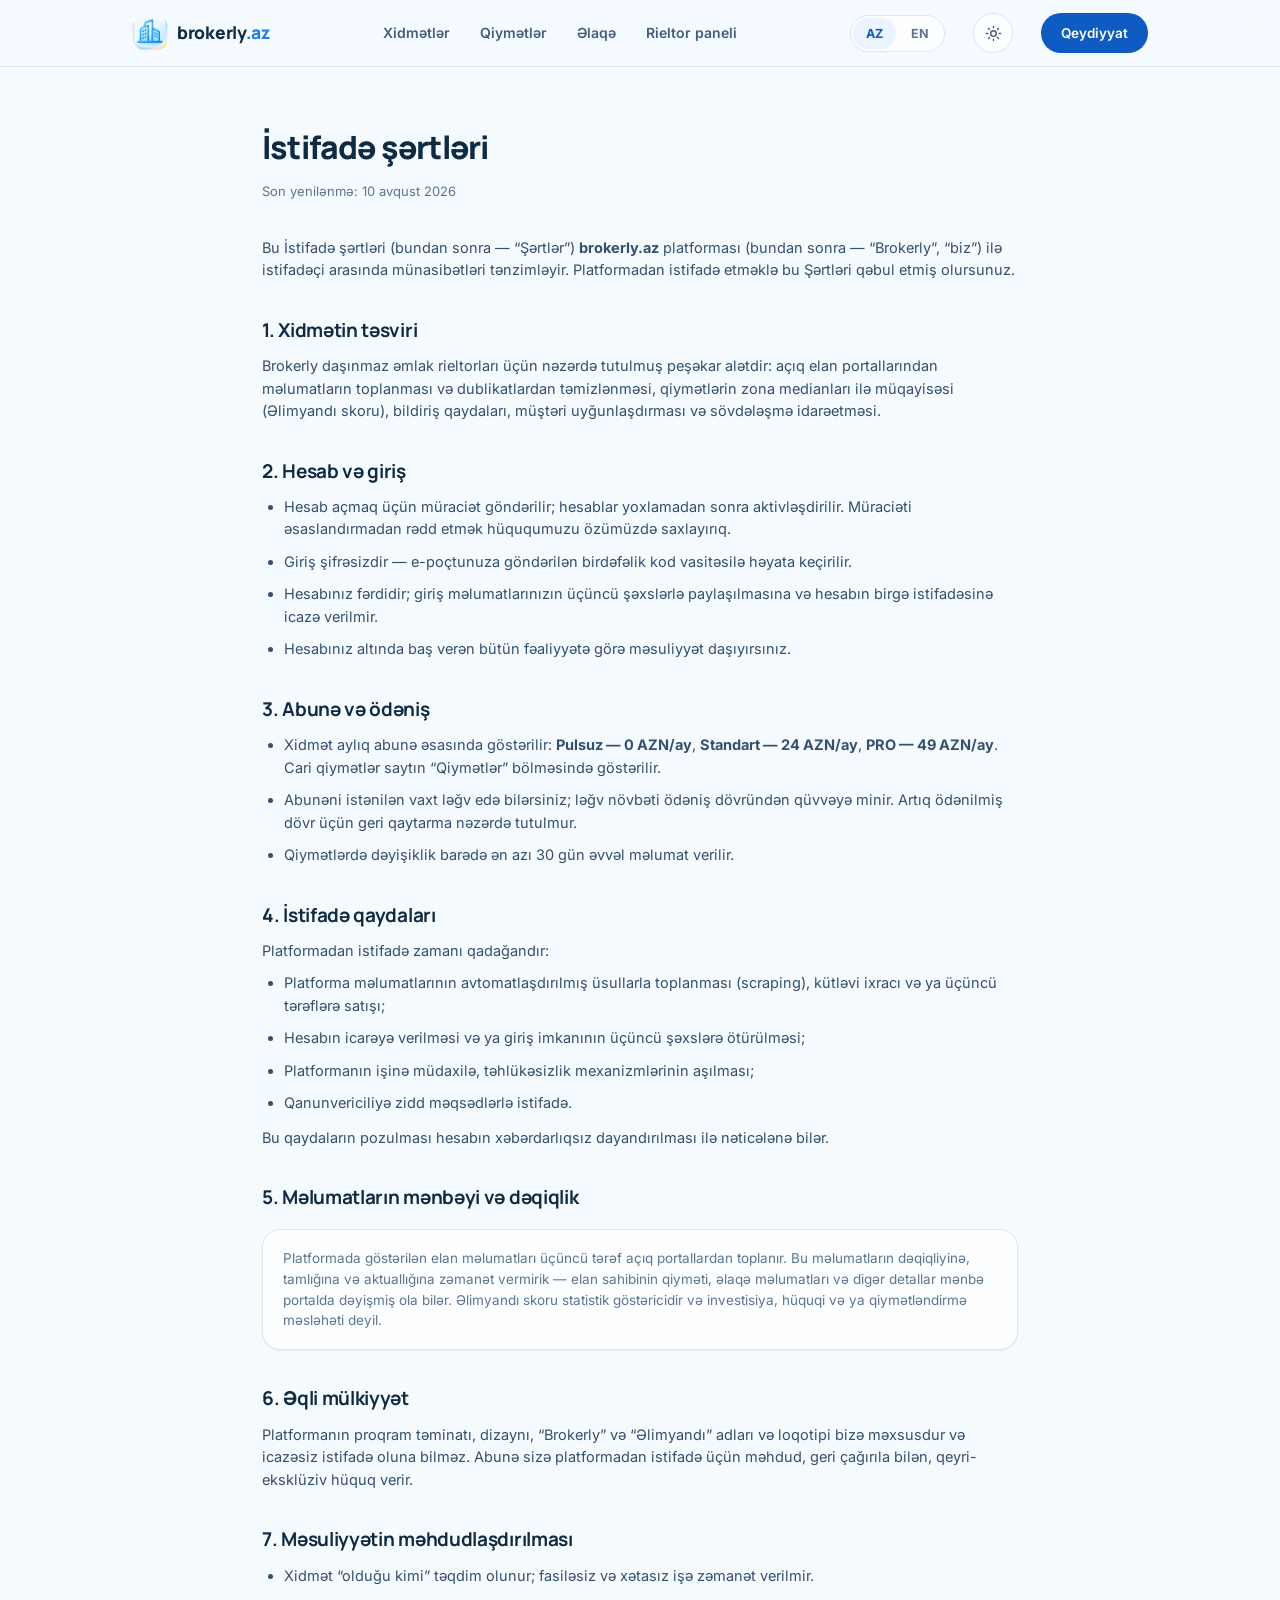
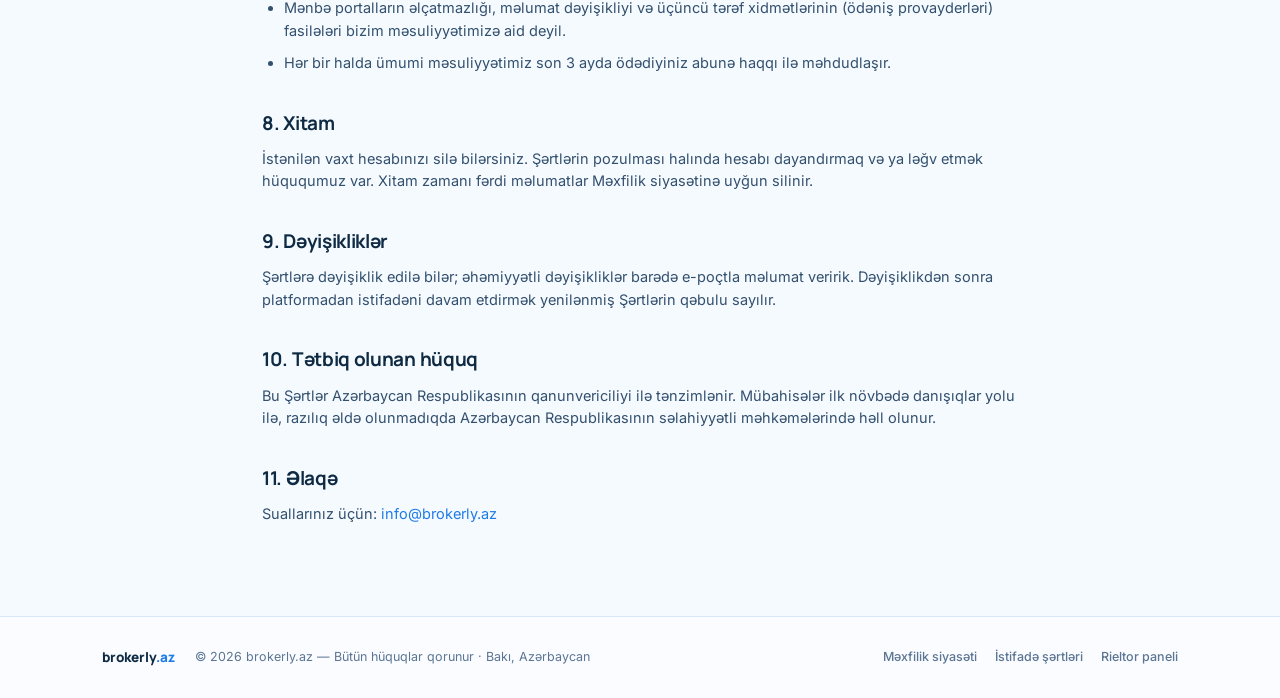
<file: terms.html>
<!DOCTYPE html>
<html lang="az" data-title-az="İstifadə şərtləri — brokerly.az" data-title-en="Terms of use — brokerly.az">
<head>
<meta charset="UTF-8">
<meta name="viewport" content="width=device-width, initial-scale=1">
<title>İstifadə şərtləri — brokerly.az</title>
<meta name="description" content="brokerly.az istifadə şərtləri — xidmətin təsviri, abunə, istifadə qaydaları və məsuliyyət.">
<meta name="robots" content="index,follow">
<link rel="icon" type="image/png" href="favicon.png">
<script>
try{
  var th=localStorage.getItem("brokerly-theme");
  if(th==="dark"||(!th&&window.matchMedia&&matchMedia("(prefers-color-scheme: dark)").matches))
    document.documentElement.classList.add("dark");
}catch(e){}
</script>
<link rel="stylesheet" href="styles.css">
</head>
<body>

<div class="anav">
  <div class="in">
    <a href="index.html" style="display:flex;align-items:center;gap:9px"><img src="logo.png" alt="Brokerly"><span class="bt">brokerly<span>.az</span></span></a>
    <nav>
      <a href="index.html#features"><span data-az>Xidmətlər</span><span data-en>Services</span></a>
      <a href="index.html#pricing"><span data-az>Qiymətlər</span><span data-en>Pricing</span></a>
      <a href="index.html#contact"><span data-az>Əlaqə</span><span data-en>Contact</span></a>
      <a href="https://app.brokerly.az"><span data-az>Rieltor paneli</span><span data-en>Realtor panel</span></a>
    </nav>
    <div class="langseg" role="group" aria-label="Dil / Language">
      <button type="button" id="langAz" class="on">AZ</button>
      <button type="button" id="langEn">EN</button>
    </div>
    <button type="button" class="tbtn" id="themeBtn" aria-label="Tema / Theme">
      <svg class="sun" width="17" height="17" viewBox="0 0 24 24" fill="none" stroke="currentColor" stroke-width="2" stroke-linecap="round" stroke-linejoin="round"><circle cx="12" cy="12" r="4"/><path d="M12 2v2M12 20v2M4.93 4.93l1.41 1.41M17.66 17.66l1.41 1.41M2 12h2M20 12h2M6.34 17.66l-1.41 1.41M19.07 4.93l-1.41 1.41"/></svg>
      <svg class="moon" width="16" height="16" viewBox="0 0 24 24" fill="none" stroke="currentColor" stroke-width="2" stroke-linecap="round" stroke-linejoin="round"><path d="M12 3a6 6 0 0 0 9 9 9 9 0 1 1-9-9z"/></svg>
    </button>
    <a class="lgn" href="https://app.brokerly.az"><span data-az>Qeydiyyat</span><span data-en>Sign up</span></a>
    <button class="mbtn" id="mbtn" aria-expanded="false" aria-controls="mmenu" aria-label="Menyu / Menu">
      <svg width="20" height="20" viewBox="0 0 24 24" fill="none" stroke="currentColor" stroke-width="2" stroke-linecap="round"><path d="M4 7h16"/><path d="M4 12h16"/><path d="M4 17h16"/></svg>
    </button>
  </div>
</div>
<div class="mmenu" id="mmenu">
  <a href="index.html#features"><span data-az>Xidmətlər</span><span data-en>Services</span></a>
  <a href="index.html#pricing"><span data-az>Qiymətlər</span><span data-en>Pricing</span></a>
  <a href="index.html#faq">FAQ</a>
  <a href="index.html#contact"><span data-az>Əlaqə</span><span data-en>Contact</span></a>
  <a href="https://app.brokerly.az"><span data-az>Rieltor paneli</span><span data-en>Realtor panel</span></a>
  <a class="btn" href="https://app.brokerly.az" style="border-bottom:none"><span data-az>Pulsuz başla</span><span data-en>Start for free</span></a>
</div>

<main class="legal">

<div data-az>
  <h1>İstifadə şərtləri</h1>
  <div class="upd">Son yenilənmə: 10 avqust 2026</div>

  <p>Bu İstifadə şərtləri (bundan sonra — “Şərtlər”) <b>brokerly.az</b> platforması (bundan sonra — “Brokerly”, “biz”) ilə istifadəçi arasında münasibətləri tənzimləyir. Platformadan istifadə etməklə bu Şərtləri qəbul etmiş olursunuz.</p>

  <h2>1. Xidmətin təsviri</h2>
  <p>Brokerly daşınmaz əmlak rieltorları üçün nəzərdə tutulmuş peşəkar alətdir: açıq elan portallarından məlumatların toplanması və dublikatlardan təmizlənməsi, qiymətlərin zona medianları ilə müqayisəsi (Əlimyandı skoru), bildiriş qaydaları, müştəri uyğunlaşdırması və sövdələşmə idarəetməsi.</p>

  <h2>2. Hesab və giriş</h2>
  <ul>
    <li>Hesab açmaq üçün müraciət göndərilir; hesablar yoxlamadan sonra aktivləşdirilir. Müraciəti əsaslandırmadan rədd etmək hüququmuzu özümüzdə saxlayırıq.</li>
    <li>Giriş şifrəsizdir — e-poçtunuza göndərilən birdəfəlik kod vasitəsilə həyata keçirilir.</li>
    <li>Hesabınız fərdidir; giriş məlumatlarınızın üçüncü şəxslərlə paylaşılmasına və hesabın birgə istifadəsinə icazə verilmir.</li>
    <li>Hesabınız altında baş verən bütün fəaliyyətə görə məsuliyyət daşıyırsınız.</li>
  </ul>

  <h2>3. Abunə və ödəniş</h2>
  <ul>
    <li>Xidmət aylıq abunə əsasında göstərilir: <b>Pulsuz — 0 AZN/ay</b>, <b>Standart — 24 AZN/ay</b>, <b>PRO — 49 AZN/ay</b>. Cari qiymətlər saytın “Qiymətlər” bölməsində göstərilir.</li>
    <li>Abunəni istənilən vaxt ləğv edə bilərsiniz; ləğv növbəti ödəniş dövründən qüvvəyə minir. Artıq ödənilmiş dövr üçün geri qaytarma nəzərdə tutulmur.</li>
    <li>Qiymətlərdə dəyişiklik barədə ən azı 30 gün əvvəl məlumat verilir.</li>
  </ul>

  <h2>4. İstifadə qaydaları</h2>
  <p>Platformadan istifadə zamanı qadağandır:</p>
  <ul>
    <li>Platforma məlumatlarının avtomatlaşdırılmış üsullarla toplanması (scraping), kütləvi ixracı və ya üçüncü tərəflərə satışı;</li>
    <li>Hesabın icarəyə verilməsi və ya giriş imkanının üçüncü şəxslərə ötürülməsi;</li>
    <li>Platformanın işinə müdaxilə, təhlükəsizlik mexanizmlərinin aşılması;</li>
    <li>Qanunvericiliyə zidd məqsədlərlə istifadə.</li>
  </ul>
  <p>Bu qaydaların pozulması hesabın xəbərdarlıqsız dayandırılması ilə nəticələnə bilər.</p>

  <h2>5. Məlumatların mənbəyi və dəqiqlik</h2>
  <div class="card"><p>Platformada göstərilən elan məlumatları üçüncü tərəf açıq portallardan toplanır. Bu məlumatların dəqiqliyinə, tamlığına və aktuallığına zəmanət vermirik — elan sahibinin qiyməti, əlaqə məlumatları və digər detallar mənbə portalda dəyişmiş ola bilər. Əlimyandı skoru statistik göstəricidir və investisiya, hüquqi və ya qiymətləndirmə məsləhəti deyil.</p></div>

  <h2>6. Əqli mülkiyyət</h2>
  <p>Platformanın proqram təminatı, dizaynı, “Brokerly” və “Əlimyandı” adları və loqotipi bizə məxsusdur və icazəsiz istifadə oluna bilməz. Abunə sizə platformadan istifadə üçün məhdud, geri çağırıla bilən, qeyri-eksklüziv hüquq verir.</p>

  <h2>7. Məsuliyyətin məhdudlaşdırılması</h2>
  <ul>
    <li>Xidmət “olduğu kimi” təqdim olunur; fasiləsiz və xətasız işə zəmanət verilmir.</li>
    <li>Mənbə portalların əlçatmazlığı, məlumat dəyişikliyi və üçüncü tərəf xidmətlərinin (ödəniş provayderləri) fasilələri bizim məsuliyyətimizə aid deyil.</li>
    <li>Hər bir halda ümumi məsuliyyətimiz son 3 ayda ödədiyiniz abunə haqqı ilə məhdudlaşır.</li>
  </ul>

  <h2>8. Xitam</h2>
  <p>İstənilən vaxt hesabınızı silə bilərsiniz. Şərtlərin pozulması halında hesabı dayandırmaq və ya ləğv etmək hüququmuz var. Xitam zamanı fərdi məlumatlar Məxfilik siyasətinə uyğun silinir.</p>

  <h2>9. Dəyişikliklər</h2>
  <p>Şərtlərə dəyişiklik edilə bilər; əhəmiyyətli dəyişikliklər barədə e-poçtla məlumat veririk. Dəyişiklikdən sonra platformadan istifadəni davam etdirmək yenilənmiş Şərtlərin qəbulu sayılır.</p>

  <h2>10. Tətbiq olunan hüquq</h2>
  <p>Bu Şərtlər Azərbaycan Respublikasının qanunvericiliyi ilə tənzimlənir. Mübahisələr ilk növbədə danışıqlar yolu ilə, razılıq əldə olunmadıqda Azərbaycan Respublikasının səlahiyyətli məhkəmələrində həll olunur.</p>

  <h2>11. Əlaqə</h2>
  <p>Suallarınız üçün: <a href="mailto:info@brokerly.az">info@brokerly.az</a></p>
</div>

<div data-en>
  <h1>Terms of use</h1>
  <div class="upd">Last updated: August 10, 2026</div>

  <p>These Terms of Use (“Terms”) govern the relationship between the <b>brokerly.az</b> platform (“Brokerly”, “we”) and the user. By using the platform, you accept these Terms.</p>

  <h2>1. Service description</h2>
  <p>Brokerly is a professional tool for real-estate realtors: aggregation and deduplication of data from public listing portals, price comparison against zone medians (the urgency score), alert rules, client matching, and deal management.</p>

  <h2>2. Accounts and login</h2>
  <ul>
    <li>Accounts are opened by application and activated after review. We reserve the right to decline applications without stating a reason.</li>
    <li>Login is passwordless, via a one-time code sent to your email.</li>
    <li>Your account is personal; sharing credentials or joint use of an account is not permitted.</li>
    <li>You are responsible for all activity under your account.</li>
  </ul>

  <h2>3. Subscription and payment</h2>
  <ul>
    <li>The service is provided on a monthly subscription basis: <b>Free — 0 AZN/mo</b>, <b>Standart — 24 AZN/mo</b>, <b>PRO — 49 AZN/mo</b>. Current prices are shown in the “Pricing” section of the site.</li>
    <li>You may cancel at any time; cancellation takes effect from the next billing period. Paid periods are non-refundable.</li>
    <li>Price changes are announced at least 30 days in advance.</li>
  </ul>

  <h2>4. Acceptable use</h2>
  <p>When using the platform, the following is prohibited:</p>
  <ul>
    <li>Automated collection (scraping), bulk export, or resale of platform data to third parties;</li>
    <li>Renting out an account or transferring access to third parties;</li>
    <li>Interfering with the platform’s operation or circumventing security mechanisms;</li>
    <li>Use for purposes that violate applicable law.</li>
  </ul>
  <p>Violations may result in account suspension without prior notice.</p>

  <h2>5. Data sources and accuracy</h2>
  <div class="card"><p>Listing data shown on the platform is collected from third-party public portals. We do not guarantee its accuracy, completeness, or timeliness — prices, contact details, and other information may have changed at the source. The urgency score is a statistical indicator and does not constitute investment, legal, or valuation advice.</p></div>

  <h2>6. Intellectual property</h2>
  <p>The platform’s software, design, the “Brokerly” and “Əlimyandı” names and logo belong to us and may not be used without permission. A subscription grants you a limited, revocable, non-exclusive right to use the platform.</p>

  <h2>7. Limitation of liability</h2>
  <ul>
    <li>The service is provided “as is”; uninterrupted or error-free operation is not guaranteed.</li>
    <li>We are not responsible for source portals being unavailable, data changes at the source, or outages of third-party services (payment providers).</li>
    <li>In any case, our total liability is limited to the subscription fees you paid in the last 3 months.</li>
  </ul>

  <h2>8. Termination</h2>
  <p>You may delete your account at any time. We may suspend or terminate accounts that violate these Terms. Upon termination, personal data is deleted in accordance with the Privacy Policy.</p>

  <h2>9. Changes</h2>
  <p>These Terms may be updated; we announce material changes by email. Continued use of the platform after a change constitutes acceptance of the updated Terms.</p>

  <h2>10. Governing law</h2>
  <p>These Terms are governed by the laws of the Republic of Azerbaijan. Disputes are resolved first through negotiation and, failing that, in the competent courts of the Republic of Azerbaijan.</p>

  <h2>11. Contact</h2>
  <p>Questions: <a href="mailto:info@brokerly.az">info@brokerly.az</a></p>
</div>

</main>

<footer>
  <div class="wrap foot">
    <span class="brand"><b>brokerly<span>.az</span></b></span>
    <span>© 2026 brokerly.az — <span data-az>Bütün hüquqlar qorunur · Bakı, Azərbaycan</span><span data-en>All rights reserved · Baku, Azerbaijan</span></span>
    <span class="links">
      <a href="privacy.html"><span data-az>Məxfilik siyasəti</span><span data-en>Privacy policy</span></a>
      <a href="terms.html"><span data-az>İstifadə şərtləri</span><span data-en>Terms of use</span></a>
      <a href="https://app.brokerly.az"><span data-az>Rieltor paneli</span><span data-en>Realtor panel</span></a>
    </span>
  </div>
</footer>

<script src="site.js"></script>
</body>
</html>
</file>
<file: styles.css>
@font-face{font-family:'Inter';font-style:normal;font-weight:400;font-display:swap;src:url(fonts/inter-latin-ext-400-normal.woff2) format('woff2');unicode-range:U+0100-02BA,U+02BD-02C5,U+02C7-02CC,U+02CE-02D7,U+02DD-02FF,U+0304,U+0308,U+0329,U+1D00-1DBF,U+1E00-1E9F,U+1EF2-1EFF,U+2020,U+20A0-20AB,U+20AD-20C0,U+2113,U+2C60-2C7F,U+A720-A7FF}
@font-face{font-family:'Inter';font-style:normal;font-weight:400;font-display:swap;src:url(fonts/inter-latin-400-normal.woff2) format('woff2');unicode-range:U+0000-00FF,U+0131,U+0152-0153,U+02BB-02BC,U+02C6,U+02DA,U+02DC,U+0304,U+0308,U+0329,U+2000-206F,U+20AC,U+2122,U+2191,U+2193,U+2212,U+2215,U+FEFF,U+FFFD}
@font-face{font-family:'Inter';font-style:normal;font-weight:500;font-display:swap;src:url(fonts/inter-latin-ext-500-normal.woff2) format('woff2');unicode-range:U+0100-02BA,U+02BD-02C5,U+02C7-02CC,U+02CE-02D7,U+02DD-02FF,U+0304,U+0308,U+0329,U+1D00-1DBF,U+1E00-1E9F,U+1EF2-1EFF,U+2020,U+20A0-20AB,U+20AD-20C0,U+2113,U+2C60-2C7F,U+A720-A7FF}
@font-face{font-family:'Inter';font-style:normal;font-weight:500;font-display:swap;src:url(fonts/inter-latin-500-normal.woff2) format('woff2');unicode-range:U+0000-00FF,U+0131,U+0152-0153,U+02BB-02BC,U+02C6,U+02DA,U+02DC,U+0304,U+0308,U+0329,U+2000-206F,U+20AC,U+2122,U+2191,U+2193,U+2212,U+2215,U+FEFF,U+FFFD}
@font-face{font-family:'Inter';font-style:normal;font-weight:600;font-display:swap;src:url(fonts/inter-latin-ext-600-normal.woff2) format('woff2');unicode-range:U+0100-02BA,U+02BD-02C5,U+02C7-02CC,U+02CE-02D7,U+02DD-02FF,U+0304,U+0308,U+0329,U+1D00-1DBF,U+1E00-1E9F,U+1EF2-1EFF,U+2020,U+20A0-20AB,U+20AD-20C0,U+2113,U+2C60-2C7F,U+A720-A7FF}
@font-face{font-family:'Inter';font-style:normal;font-weight:600;font-display:swap;src:url(fonts/inter-latin-600-normal.woff2) format('woff2');unicode-range:U+0000-00FF,U+0131,U+0152-0153,U+02BB-02BC,U+02C6,U+02DA,U+02DC,U+0304,U+0308,U+0329,U+2000-206F,U+20AC,U+2122,U+2191,U+2193,U+2212,U+2215,U+FEFF,U+FFFD}
@font-face{font-family:'Inter';font-style:normal;font-weight:700;font-display:swap;src:url(fonts/inter-latin-ext-700-normal.woff2) format('woff2');unicode-range:U+0100-02BA,U+02BD-02C5,U+02C7-02CC,U+02CE-02D7,U+02DD-02FF,U+0304,U+0308,U+0329,U+1D00-1DBF,U+1E00-1E9F,U+1EF2-1EFF,U+2020,U+20A0-20AB,U+20AD-20C0,U+2113,U+2C60-2C7F,U+A720-A7FF}
@font-face{font-family:'Inter';font-style:normal;font-weight:700;font-display:swap;src:url(fonts/inter-latin-700-normal.woff2) format('woff2');unicode-range:U+0000-00FF,U+0131,U+0152-0153,U+02BB-02BC,U+02C6,U+02DA,U+02DC,U+0304,U+0308,U+0329,U+2000-206F,U+20AC,U+2122,U+2191,U+2193,U+2212,U+2215,U+FEFF,U+FFFD}
@font-face{font-family:'Manrope';font-style:normal;font-weight:700;font-display:swap;src:url(fonts/manrope-latin-ext-700-normal.woff2) format('woff2');unicode-range:U+0100-02BA,U+02BD-02C5,U+02C7-02CC,U+02CE-02D7,U+02DD-02FF,U+0304,U+0308,U+0329,U+1D00-1DBF,U+1E00-1E9F,U+1EF2-1EFF,U+2020,U+20A0-20AB,U+20AD-20C0,U+2113,U+2C60-2C7F,U+A720-A7FF}
@font-face{font-family:'Manrope';font-style:normal;font-weight:700;font-display:swap;src:url(fonts/manrope-latin-700-normal.woff2) format('woff2');unicode-range:U+0000-00FF,U+0131,U+0152-0153,U+02BB-02BC,U+02C6,U+02DA,U+02DC,U+0304,U+0308,U+0329,U+2000-206F,U+20AC,U+2122,U+2191,U+2193,U+2212,U+2215,U+FEFF,U+FFFD}
@font-face{font-family:'Manrope';font-style:normal;font-weight:800;font-display:swap;src:url(fonts/manrope-latin-ext-800-normal.woff2) format('woff2');unicode-range:U+0100-02BA,U+02BD-02C5,U+02C7-02CC,U+02CE-02D7,U+02DD-02FF,U+0304,U+0308,U+0329,U+1D00-1DBF,U+1E00-1E9F,U+1EF2-1EFF,U+2020,U+20A0-20AB,U+20AD-20C0,U+2113,U+2C60-2C7F,U+A720-A7FF}
@font-face{font-family:'Manrope';font-style:normal;font-weight:800;font-display:swap;src:url(fonts/manrope-latin-800-normal.woff2) format('woff2');unicode-range:U+0000-00FF,U+0131,U+0152-0153,U+02BB-02BC,U+02C6,U+02DA,U+02DC,U+0304,U+0308,U+0329,U+2000-206F,U+20AC,U+2122,U+2191,U+2193,U+2212,U+2215,U+FEFF,U+FFFD}

/* brokerly.az — website styles, tokens mirrored from CRM v5.97 · display font: Manrope (IG kit), body: Inter */
:root{
  --bg:#F5FAFF; --ink:#0F2A43; --muted:#5B7593;
  --blue:#1E7BE8; --deep:#0E5BC4; --sky:#EAF3FE; --line:#D8E6F7;
  --amber:#F4A83C; --amber-ink:#CD6207; --amber-soft:#FFF3E0;
  --hot:#F4713C; --green:#1E9E6A; --green-soft:#E4F6EE;
  --red:#E05252; --red-soft:#FDECEC;
  --card:rgba(255,255,255,.74); --r:18px;
  --shadow:0 1px 2px rgba(15,42,67,.05);
  --grad:#E88625;
  --act:#E1720C; --act-h:#C4600A; --act-soft:rgba(225,114,12,.13); --act-ink:#CD6207;
}
*{box-sizing:border-box;margin:0;padding:0}
html{scroll-behavior:smooth}
body{
  font-family:"Inter",system-ui,sans-serif;color:var(--ink);font-size:15px;line-height:1.55;
  background:var(--bg);background-attachment:fixed;
}
h1,h2,h3,.disp{font-family:"Manrope","Inter",system-ui,sans-serif}
button{font-family:inherit;cursor:pointer}
input{font-family:inherit;color:var(--ink)}
svg{flex:none}
a{color:var(--blue);text-decoration:none}
a:hover{color:var(--deep)}
:focus-visible{outline:3px solid rgba(30,123,232,.4);outline-offset:2px;border-radius:8px}
::selection{background:rgba(30,123,232,.18)}
.num{font-family:"Manrope","Inter",system-ui,sans-serif;font-variant-numeric:tabular-nums}

/* language toggle visibility */
html:not(.lang-en) [data-en]{display:none!important}
html.lang-en [data-az]{display:none!important}

/* ============ PRIMITIVES (from CRM) ============ */
.card{
  background:var(--card);backdrop-filter:blur(14px);-webkit-backdrop-filter:blur(14px);
  border:1px solid rgba(216,230,247,.95);border-radius:var(--r);
  box-shadow:var(--shadow);
}
.btn{
  display:inline-flex;align-items:center;justify-content:center;gap:7px;border:none;border-radius:12px;
  font-weight:600;font-size:14px;padding:11px 20px;color:#fff;background:var(--grad);
  transition:transform .15s ease, filter .15s ease, background .15s ease;
}
.btn:hover{background:#D6741A;filter:brightness(.96)}
.btn:active{transform:translateY(0)}
.btn.sm{padding:8px 14px;font-size:13px;border-radius:10px}
.btn.blue{background:var(--blue)}
.btn.blue:hover{background:var(--deep);filter:none}
.btn.ghost{background:rgba(255,255,255,.7);color:var(--blue);border:1px solid var(--line)}
.btn.ghost:hover{background:#fff;border-color:#BBD6F5;filter:none}
.pill{display:inline-flex;align-items:center;gap:5px;padding:3px 9px;border-radius:99px;font-size:11px;font-weight:600;letter-spacing:.2px}
.pill.amber{background:var(--amber-soft);color:var(--amber-ink);border:1px solid #F7DDB2}
.pill.sky{background:var(--sky);color:var(--deep);border:1px solid #CFE4FB}
.pill.green{background:var(--green-soft);color:var(--green);border:1px solid #BFE8D4}
.pill.gray{background:#F1F5FA;color:var(--muted);border:1px solid var(--line)}
.pill.hotp{background:#FDEAE3;color:#C43D1F;border:1px solid #F6C7B5}

/* ============ LAYOUT ============ */
.wrap{max-width:1120px;margin:0 auto;padding:0 22px}
section{padding:76px 0}
.kicker{margin-bottom:14px}
.h2{font-size:30px;font-weight:800;letter-spacing:-.6px;line-height:1.2;margin-bottom:12px}
.lead{color:var(--muted);font-size:16px;max-width:660px}
.center{text-align:center}
.center .lead{margin:0 auto}

/* ============ HEADER ============ */
header{
  position:sticky;top:0;z-index:100;
  background:rgba(245,250,255,.82);backdrop-filter:blur(14px);-webkit-backdrop-filter:blur(14px);
  border-bottom:1px solid var(--line);
}
.nav{display:flex;align-items:center;gap:26px;height:64px}
.brand{display:flex;align-items:center;gap:11px;color:var(--ink)}
.brand img{width:36px;height:36px;border-radius:10px}
.brand .bt{font-family:"Manrope","Inter",sans-serif;font-weight:800;font-size:17px;letter-spacing:-.4px}
.brand .bt span{color:var(--blue)}
.nav-links{display:flex;gap:22px;margin-left:8px}
.nav-links a{color:var(--muted);font-size:13.5px;font-weight:600}
.nav-links a:hover{color:var(--ink)}
.nav-right{margin-left:auto;display:flex;align-items:center;gap:12px}

/* language segmented control (CRM rule-bar style) */

/* ============ HERO ============ */
.hero{padding:88px 0 46px;text-align:center}
.hero h1{font-size:44px;font-weight:800;letter-spacing:-1.2px;line-height:1.12;margin:0 auto 16px;max-width:820px}
.hero h1 em{font-style:normal;color:var(--blue)}
.hero .lead{margin:0 auto 30px;max-width:700px}
.hero-ctas{display:flex;gap:12px;flex-wrap:wrap;justify-content:center}
.hero-note{margin-top:14px;font-size:12px;color:var(--muted)}

/* ============ CRM DEMO ============ */
.demo{border-radius:24px;overflow:hidden;text-align:left}
.demo-bar{display:flex;align-items:center;gap:12px;padding:12px 16px;border-bottom:1px solid var(--line);background:rgba(255,255,255,.6)}
.demo-bar .dots{display:flex;gap:6px}
.demo-bar .dots i{width:10px;height:10px;border-radius:99px;background:var(--line);display:block}
.demo-bar .addr{flex:1;max-width:280px;margin:0 auto;background:rgba(255,255,255,.85);border:1px solid var(--line);border-radius:9px;padding:4px 12px;font-size:11.5px;color:var(--muted);text-align:center;font-weight:600}
.demo-tabs{display:flex;gap:4px;padding:12px 16px 0;flex-wrap:wrap}
.demo-tabs button{
  display:inline-flex;align-items:center;gap:7px;border:1px solid transparent;background:transparent;
  border-radius:11px;padding:8px 15px;font-size:13px;font-weight:600;color:var(--muted);
  transition:background .15s,color .15s;
}
.demo-tabs button:hover{color:var(--ink)}
.demo-tabs button.on{background:var(--sky);color:var(--deep);border-color:#CFE4FB}
.demo-pane{display:none;padding:20px;min-height:420px}
.demo-pane.on{display:block}
@keyframes fadein{from{opacity:0;transform:translateY(6px)}to{opacity:1;transform:none}}
.demo-pane.on>*{animation:fadein .35s ease both}

/* KPI cards */
.kpis{display:grid;grid-template-columns:repeat(4,1fr);gap:12px;margin-bottom:16px}
.kpi{background:rgba(255,255,255,.8);border:1px solid var(--line);border-radius:14px;padding:15px 16px}
.kpi .kv{font-family:"Manrope","Inter",sans-serif;font-variant-numeric:tabular-nums;font-size:24px;font-weight:800;letter-spacing:-.5px}
.kpi .kv small{font-size:12px;font-weight:700;color:var(--muted);letter-spacing:0}
.kpi.hot .kv{color:#C43D1F}
.kpi.blue .kv{color:var(--blue)}
.kpi.green .kv{color:var(--green)}
.kpi .kl{font-size:11.5px;color:var(--muted);font-weight:600;margin-top:2px}

/* listing rows */
.lrow{display:flex;align-items:center;gap:14px;background:rgba(255,255,255,.8);border:1px solid var(--line);border-radius:14px;padding:13px 16px;margin-bottom:10px}
.lrow .lprice{font-family:"Manrope","Inter",sans-serif;font-variant-numeric:tabular-nums;font-size:16.5px;font-weight:800;white-space:nowrap}
.lrow .lprice small{font-size:11px;color:var(--muted);font-weight:600}
.lrow .linfo{flex:1;min-width:0}
.lrow .laddr{font-size:12.5px;color:var(--muted);font-weight:500;margin-top:3px;white-space:nowrap;overflow:hidden;text-overflow:ellipsis}
.lrow .lpills{display:flex;gap:6px;flex-wrap:wrap}
.lrow .btn{pointer-events:none}
.demo-note{font-size:11.5px;color:var(--muted);margin-top:14px;display:flex;align-items:center;gap:7px}

/* map pane */
.mapwrap{display:grid;grid-template-columns:1.5fr 1fr;gap:14px;align-items:stretch}
.mapbox{background:#EDF4FC;border:1px solid var(--line);border-radius:14px;overflow:hidden;position:relative;min-height:330px}
.mapbox svg{display:block;width:100%;height:100%}
.mapstats{display:flex;flex-direction:column;gap:12px}
.mapstats .kpi{flex:1;display:flex;flex-direction:column;justify-content:center}

/* radar pane */
.rule{display:flex;align-items:center;gap:8px;flex-wrap:wrap;background:rgba(255,255,255,.8);border:1px solid var(--line);border-radius:14px;padding:13px 16px;margin-bottom:14px}
.rule .rlab{font-size:12px;font-weight:700;color:var(--muted);margin-right:4px}
.tg{max-width:560px;background:rgba(255,255,255,.9);border:1px solid var(--line);border-radius:16px;padding:15px 17px;display:flex;gap:12px}
.tg .tgav{width:38px;height:38px;border-radius:99px;background:var(--blue);color:#fff;display:flex;align-items:center;justify-content:center;font-family:"Manrope","Inter",sans-serif;font-weight:800;font-size:15px;flex:none}
.tg .tgn{font-size:13px;font-weight:700}
.tg .tgn small{color:var(--muted);font-weight:500;margin-left:6px;font-size:11px}
.tg .tgt{font-size:13px;color:#33506E;margin-top:4px;line-height:1.5}
.tg .tgt b{color:var(--ink)}

/* kanban pane */
.kb{display:grid;grid-template-columns:repeat(3,1fr);gap:12px}
.kb .kcol{background:rgba(255,255,255,.55);border:1px solid var(--line);border-radius:14px;padding:12px}
.kb .kh{display:flex;align-items:center;justify-content:space-between;font-size:12px;font-weight:700;color:var(--muted);margin-bottom:10px;padding:0 2px}
.kb .kh .cnt{background:var(--sky);color:var(--deep);border-radius:99px;padding:1px 8px;font-size:11px}
.kb .kcard{background:#fff;border:1px solid var(--line);border-radius:11px;padding:10px 12px;margin-bottom:8px}
.kb .kcard .kn{font-size:12.5px;font-weight:700}
.kb .kcard .kd{font-size:11.5px;color:var(--muted);margin-top:2px}

/* ============ ABOUT ============ */
.about{display:grid;grid-template-columns:1.1fr .9fr;gap:44px;align-items:start;margin-top:8px}
.about .h2{margin-top:10px}
.about p{color:#33506E;font-size:15px;margin-bottom:14px;max-width:560px}
.vals{display:flex;flex-direction:column;gap:12px}
.val{display:flex;gap:15px;padding:19px 20px;align-items:flex-start}
.val .ic{width:40px;height:40px;border-radius:11px;background:var(--sky);color:var(--blue);display:flex;align-items:center;justify-content:center;flex:none}
.val h3{font-size:14.5px;font-weight:700;margin-bottom:3px}
.val p{color:var(--muted);font-size:13px;margin:0}

/* ============ SERVICES ============ */
.grid3{display:grid;grid-template-columns:repeat(3,1fr);gap:16px;margin-top:40px}
.feat{padding:26px 24px}
.feat .ic{width:44px;height:44px;border-radius:12px;background:var(--sky);color:var(--blue);display:flex;align-items:center;justify-content:center;margin-bottom:16px}
.feat.hotf .ic{background:#FDEAE3;color:#C43D1F}
.feat h3{font-size:16.5px;font-weight:700;letter-spacing:-.2px;margin-bottom:8px}
.feat p{color:var(--muted);font-size:13.5px}

/* portals strip */
.portals{display:flex;gap:10px;flex-wrap:wrap;justify-content:center;margin-top:34px}
.portals .pchip{padding:7px 14px;border-radius:99px;background:rgba(255,255,255,.7);border:1px solid var(--line);font-size:13px;font-weight:600;color:var(--muted)}
.portals .pchip-more{background:var(--sky);color:var(--deep);border-color:#CFE4FB}

/* ============ STEPS ============ */
.steps{display:grid;grid-template-columns:repeat(3,1fr);gap:16px;margin-top:40px}
.step{padding:26px 24px;position:relative}
.step .n{font-family:"Manrope","Inter",sans-serif;font-size:13px;font-weight:800;color:var(--blue);background:var(--sky);border:1px solid #CFE4FB;width:30px;height:30px;border-radius:99px;display:flex;align-items:center;justify-content:center;margin-bottom:14px}
.step h3{font-size:16px;font-weight:700;margin-bottom:8px}
.step p{color:var(--muted);font-size:13.5px}

/* ============ TESTIMONIALS ============ */
.satis{display:flex;gap:14px;justify-content:center;flex-wrap:wrap;margin:30px 0 8px}
.satis .sitem{display:flex;align-items:center;gap:10px;padding:12px 20px}
.satis .sv{font-family:"Manrope","Inter",sans-serif;font-size:21px;font-weight:800;color:var(--blue)}
.satis .sl{font-size:12px;color:var(--muted);font-weight:600;text-align:left;line-height:1.3}
.quotes{display:grid;grid-template-columns:repeat(3,1fr);gap:16px;margin-top:28px}
.quote{padding:24px;display:flex;flex-direction:column;text-align:left}
.stars{display:flex;gap:3px;color:var(--amber);margin-bottom:13px}
.quote blockquote{border:none;font-size:14px;color:#33506E;margin-bottom:18px}
.qwho{display:flex;align-items:center;gap:11px;margin-top:auto}
.avatar{width:38px;height:38px;border-radius:99px;background:var(--sky);color:var(--deep);border:1px solid #CFE4FB;display:flex;align-items:center;justify-content:center;font-family:"Manrope","Inter",sans-serif;font-weight:700;font-size:13px;flex:none}
.qwho .qn{font-size:13.5px;font-weight:700}
.qwho .qr{font-size:12px;color:var(--muted)}

/* ============ PRICING ============ */
.plans{display:grid;grid-template-columns:repeat(3,1fr);gap:16px;margin-top:40px}
.plan{padding:28px 26px;display:flex;flex-direction:column}
.plan.pro{border:2px solid var(--blue)}
.plan-head{display:flex;align-items:center;justify-content:space-between;margin-bottom:6px;gap:8px}
.plan h3{font-size:17px;font-weight:800}
.plan .price{font-family:"Manrope","Inter",sans-serif;font-variant-numeric:tabular-nums;font-size:34px;font-weight:800;letter-spacing:-1px;margin:10px 0 2px;display:flex;align-items:baseline;gap:8px;flex-wrap:wrap}
.plan .price .unit{font-size:13px;font-weight:600;color:var(--muted);letter-spacing:0;font-family:"Inter",sans-serif}
.plan .price-old{font-size:15px;color:var(--muted);text-decoration:line-through;font-weight:600;font-family:"Inter",sans-serif;letter-spacing:0}
.plan .pd{color:var(--muted);font-size:12.5px;margin-bottom:18px}
.plan ul{list-style:none;margin-bottom:24px;display:flex;flex-direction:column;gap:9px}
.plan li{display:flex;gap:9px;align-items:flex-start;font-size:13px}
.plan li svg{color:var(--green);margin-top:2px}
.plan li.mut{color:var(--muted)}
.plan li.mut svg{color:#B9C9DC}
.plan .btn{margin-top:auto;width:100%}
.price-note{margin-top:18px;font-size:12px;color:var(--muted);text-align:center}

/* ============ CTA BAND / CONTACT ============ */
.ctaband{padding:46px 40px;text-align:center;border-radius:24px}
.ctaband .h2{margin-bottom:8px}
.ctaband .lead{margin:0 auto 26px}
.ctaband .hero-ctas{justify-content:center}

/* ============ FOOTER ============ */
footer{border-top:1px solid var(--line);background:rgba(255,255,255,.55);padding:30px 0}
.foot{display:flex;align-items:center;gap:20px;flex-wrap:wrap;color:var(--muted);font-size:12.5px}
.foot .brand{display:flex;align-items:center;gap:9px;color:var(--ink)}
.foot .brand b{font-family:"Manrope",sans-serif;font-weight:800;font-size:13.5px}
.foot .brand b span{color:var(--blue)}
.foot .links{margin-left:auto;display:flex;gap:18px;flex-wrap:wrap}
.foot .links a{color:var(--muted);font-weight:500}
.foot .links a:hover{color:var(--ink)}
@media(max-width:560px){.foot{flex-direction:column;align-items:flex-start;gap:10px}.foot .links{margin-left:0}}

/* ============ LEGAL PAGES ============ */
.legal{max-width:800px;margin:0 auto;padding:56px 22px 80px}
.legal h1{font-size:32px;font-weight:800;letter-spacing:-.8px;margin-bottom:8px}
.legal .upd{color:var(--muted);font-size:13px;margin-bottom:36px}
.legal h2{font-size:19px;font-weight:700;letter-spacing:-.3px;margin:34px 0 10px}
.legal p,.legal li{color:#33506E;font-size:14.5px;margin-bottom:10px}
.legal ul{padding-left:22px;margin-bottom:12px}
.legal .card{padding:18px 20px;margin:16px 0}
.legal .card p{margin-bottom:0;font-size:13.5px;color:var(--muted)}

/* ============ RESPONSIVE ============ */
@media (max-width:960px){
  .hero h1{font-size:35px}
  .grid3,.quotes{grid-template-columns:repeat(2,1fr)}
  .steps,.plans{grid-template-columns:1fr}
  .plans{max-width:460px;margin-left:auto;margin-right:auto}
  .kpis{grid-template-columns:repeat(2,1fr)}
  .mapwrap{grid-template-columns:1fr}
  .mapstats{flex-direction:row}
  .mapstats .kpi{flex:1}
  .about{grid-template-columns:1fr;gap:28px}
  .nav-links{display:none}
}
@media (max-width:640px){
  section{padding:56px 0}
  .hero{padding:56px 0 36px}
  .hero h1{font-size:29px}
  .grid3,.quotes{grid-template-columns:1fr}
  .h2{font-size:25px}
  .ctaband{padding:36px 22px}
  .kb{grid-template-columns:1fr}
  .mapstats{flex-direction:column}
  .demo-pane{min-height:0}
  .lrow{flex-wrap:wrap}
}


/* ============ THIN GLASS NAV (matches landing) ============ */
/* ---- thin glass nav ---- */
.anav{position:sticky;top:0;z-index:100;background:rgba(245,250,255,.82);
  backdrop-filter:blur(14px);-webkit-backdrop-filter:blur(14px);
  border-bottom:1px solid var(--line)}
.anav .in{max-width:1060px;margin:0 auto;height:66px;display:flex;align-items:center;gap:28px;padding:0 22px}
.anav img{width:36px;height:36px}
.anav .bt{font-family:"Manrope",sans-serif;font-weight:800;font-size:17.5px;letter-spacing:-.3px;color:var(--ink)}
.anav .bt span{color:var(--blue)}
.anav nav{display:flex;gap:26px;margin:0 auto}
.anav nav a{font-size:14px;font-weight:600;color:#425E7E;transition:color .2s;padding:6px 2px;white-space:nowrap}
.anav nav a:hover{color:var(--act)}
.langseg{display:inline-flex;background:rgba(255,255,255,.7);border:1px solid var(--line);border-radius:99px;padding:2px;gap:2px}
.langseg button{border:none;background:transparent;border-radius:99px;padding:8px 13px;font-size:12.5px;font-weight:700;color:var(--muted)}
.langseg button.on{background:var(--sky);color:var(--deep)}
.anav .lgn{font-size:13.5px;font-weight:600;color:#fff;background:var(--deep);border-radius:99px;padding:10px 20px;transition:background .2s;white-space:nowrap}
.anav .lgn:hover{background:#0A4DA6}
.tbtn{width:40px;height:40px;border-radius:99px;border:1px solid var(--line);background:rgba(255,255,255,.7);color:#425E7E;display:flex;align-items:center;justify-content:center;transition:color .2s,background .2s}
.tbtn:hover{color:var(--act)}
.tbtn .moon{display:none}
html.dark .tbtn .sun{display:none}
html.dark .tbtn .moon{display:block}
.mbtn{display:none;border:none;background:transparent;color:var(--ink);width:46px;height:46px;align-items:center;justify-content:center;border-radius:12px}
.mbtn:hover{background:rgba(234,243,254,.8)}
.mmenu{position:fixed;top:66px;left:0;right:0;z-index:99;background:#FDFEFF;border-bottom:1px solid var(--line);padding:14px 22px 18px;display:none}
.mmenu.open{display:block}
.mmenu a{display:block;padding:13px 4px;font-size:15px;font-weight:600;color:var(--ink);border-bottom:1px solid rgba(216,230,247,.6)}
.mmenu a:hover{color:var(--act)}
.mmenu .btn{width:100%;margin-top:14px;padding:13px}
.mmenu a.btn,.mmenu a.btn:hover{color:#fff}
@media(max-width:920px){.anav nav{display:none}.mbtn{display:inline-flex}.anav .in{gap:10px}.anav .langseg{margin-left:auto}}
@media(max-width:560px){
  .anav .bt{font-size:14.5px;letter-spacing:-.2px}
  .anav .in{gap:5px;padding:0 10px}
  .anav .in>a:first-child{gap:5px!important}
  .anav img{width:30px;height:30px}
  .anav .lgn{padding:7px 9px;font-size:11.5px}
  .langseg button{padding:5px 6px;font-size:10.5px}
  .tbtn{width:30px;height:30px}
  .mbtn{width:30px;height:30px}
}
@media(max-width:380px){
  .anav .bt{display:none}
  .anav .in{gap:6px;padding:0 10px}
  .anav img{width:30px;height:30px}
  .anav .lgn{padding:7px 11px;font-size:12px}
  .langseg button{padding:5px 8px;font-size:11.5px}
  .tbtn{width:34px;height:34px}
  .mbtn{width:36px;height:36px}
}


/* ============ THEME BUTTON + DARK (matches landing) ============ */
.tbtn{width:40px;height:40px;border-radius:99px;border:1px solid var(--line);background:rgba(255,255,255,.7);color:#425E7E;display:flex;align-items:center;justify-content:center;transition:color .2s,background .2s}
.tbtn:hover{color:var(--act)}
.tbtn .moon{display:none}
html.dark .tbtn .sun{display:none}
html.dark .tbtn .moon{display:block}
html.dark{color-scheme:dark}
html.dark body{background:#0B1929;color:#E8F1FB}
html.dark .anav{background:rgba(11,25,41,.84);border-bottom-color:#1E3A58}
html.dark .anav .bt,html.dark .mbtn{color:#E8F1FB}
html.dark .mmenu{background:#0C1C30;border-bottom-color:#1E3A58}
html.dark .mmenu a{color:#E8F1FB;border-bottom-color:#1E3A58}
html.dark .anav nav a{color:#9FB8D4}
html.dark .anav nav a:hover{color:var(--act)}
html.dark .langseg{background:rgba(19,36,58,.7);border-color:#2A4A6E}
html.dark .langseg button{color:#8FA9C7}
html.dark .langseg button.on{background:rgba(30,123,232,.22);color:#8FC2FF}
html.dark .tbtn{background:rgba(19,36,58,.7);border-color:#2A4A6E;color:#9FB8D4}
html.dark .legal h1,html.dark .legal h2{color:#E8F1FB}
html.dark .legal p,html.dark .legal li{color:#A9C0DB}
html.dark .legal .upd{color:#8FA9C7}
html.dark .card{background:rgba(19,36,58,.74);border-color:rgba(56,88,128,.5)}
html.dark .card p{color:#9FB8D4}


/* ============ RESPONSIVE-LEGAL ============ */
@media(max-width:760px){.anav nav{display:none}.anav .in{gap:12px}}
@media(max-width:560px){
  .anav .abt{font-size:15px}
  .anav .in{gap:9px;padding:0 14px}
  .anav .lgn{padding:8px 14px;font-size:12.5px}
  .anav .langseg button{padding:6px 10px;font-size:12px}
  .tbtn{width:36px;height:36px}
  .legal{padding:40px 18px 60px}
  .legal h1{font-size:26px}
}
@media(max-width:380px){
  .anav .abt{display:none}
  .anav .in{gap:6px;padding:0 10px}
  .anav img{width:30px;height:30px}
  .anav .lgn{padding:7px 11px;font-size:12px}
  .anav .langseg button{padding:5px 8px;font-size:11.5px}
  .tbtn{width:34px;height:34px}
}
html.dark footer{background:rgba(11,25,41,.6);border-top-color:#1E3A58}
html.dark .foot,html.dark .foot .links a{color:#8FA9C7}
html.dark .foot .links a:hover{color:#E8F1FB}
html.dark .foot .brand,html.dark .foot .brand b{color:#E8F1FB}
</file>
